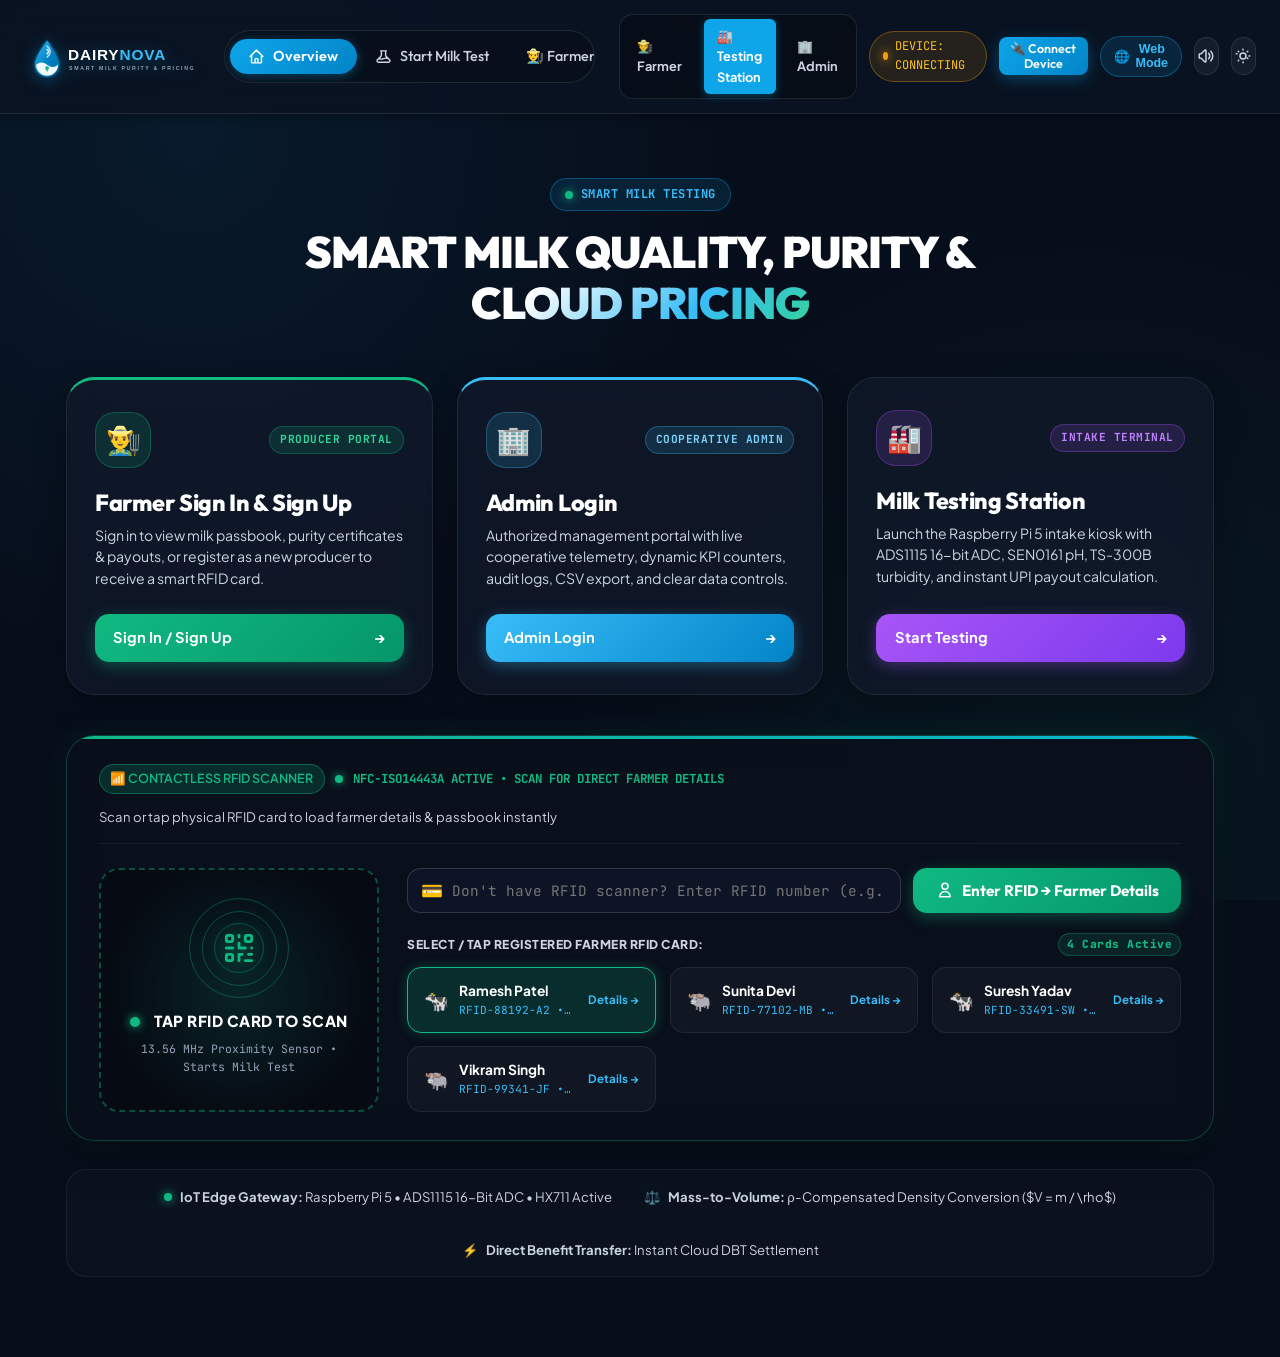
<file: index.html>
<!DOCTYPE html>
<html lang="en">
<head>
  <meta charset="UTF-8">
  <meta name="viewport" content="width=device-width, initial-scale=1.0">
  <title>DAIRY NOVA | Smart Milk Quality, Purity & RFID Cloud-Based Pricing System</title>
  <meta name="description" content="Automated milk quality testing with IoT sensors, interactive RFID farmer identification scanner, farmer registration, 5-tier purity grading, and cloud pricing management.">
  <link rel="icon" type="image/svg+xml" href="assets/logo.svg">
  <link rel="manifest" href="manifest.json">
  <meta name="theme-color" content="#070e1b">
  <meta name="mobile-web-app-capable" content="yes">
  <meta name="apple-mobile-web-app-capable" content="yes">
  <meta name="apple-mobile-web-app-status-bar-style" content="black-translucent">
  <link rel="apple-touch-icon" href="assets/icon-192.png">
  <link rel="stylesheet" href="css/style.css">
  <link rel="stylesheet" href="css/components.css">
</head>
<body>

  <!-- ==================== HEADER & TOP NAVIGATION ==================== -->
  <header class="header-glass">
    <div class="nav-container">
      <a href="index.html" class="brand-wrapper" title="DAIRY NOVA" style="text-decoration: none;" onclick="if(window.app){window.app.switchSection('overview'); return false;}">
        <img src="assets/logo.svg" alt="DAIRY NOVA" class="brand-logo-img">
      </a>

      <nav class="nav-tabs" role="tablist">
        <button class="nav-btn active" data-section="overview" role="tab" id="nav-overview">
          <svg fill="none" stroke="currentColor" viewBox="0 0 24 24"><path stroke-linecap="round" stroke-linejoin="round" d="M3 12l2-2m0 0l7-7 7 7M5 10v10a1 1 0 001 1h3m10-11l2 2m-2-2v10a1 1 0 01-1 1h-3m-6 0a1 1 0 001-1v-4a1 1 0 011-1h2a1 1 0 011 1v4a1 1 0 001 1m-6 0h6"/></svg>
          Overview
        </button>
        <a href="testing.html" class="nav-btn" style="text-decoration: none; display: inline-flex; align-items: center;" id="nav-testing-link">
          <svg fill="none" stroke="currentColor" viewBox="0 0 24 24"><path stroke-linecap="round" stroke-linejoin="round" d="M19.428 15.428a2 2 0 00-1.022-.547l-2.387-.477a6 6 0 00-3.86.517l-.318.158a6 6 0 01-3.86.517L6.05 15.21a2 2 0 00-1.806.547M8 4h8l-1 1v5.172a2 2 0 00.586 1.414l5 5c1.26 1.26.367 3.414-1.415 3.414H4.828c-1.782 0-2.674-2.154-1.414-3.414l5-5A2 2 0 009 10.172V5L8 4z"/></svg>
          Start Milk Test
        </a>
        <a href="farmer-auth.html" class="nav-btn" style="text-decoration: none; display: inline-flex; align-items: center;" id="nav-farmer-link">
          👨‍🌾 Farmer Portal
        </a>
        <a href="/admin" class="nav-btn" style="text-decoration: none; display: inline-flex; align-items: center;" id="nav-admin-link">
          🏢 Admin Portal
        </a>
        <button class="nav-btn" data-section="quality-rules" role="tab" id="nav-quality-rules">
          <svg fill="none" stroke="currentColor" viewBox="0 0 24 24"><path stroke-linecap="round" stroke-linejoin="round" d="M9 12l2 2 4-4m5.618-4.016A11.955 11.955 0 0112 2.944a11.955 11.955 0 01-8.618 3.04A12.02 12.02 0 003 9c0 5.591 3.824 10.29 9 11.622 5.176-1.332 9-6.03 9-11.622 0-1.042-.133-2.052-.382-3.016z"/></svg>
          Quality Rules
        </button>
        <button class="nav-btn" data-section="pricing" role="tab" id="nav-pricing">
          <svg fill="none" stroke="currentColor" viewBox="0 0 24 24"><path stroke-linecap="round" stroke-linejoin="round" d="M9 7h6m0 10v-3m-3 3h.01M9 17h.01M9 14h.01M12 14h.01M15 11h.01M12 11h.01M9 11h.01M7 21h10a2 2 0 002-2V5a2 2 0 00-2-2H7a2 2 0 00-2 2v14a2 2 0 002 2z"/></svg>
          Pricing Engine
        </button>
        <button class="nav-btn" data-section="passbook" role="tab" id="nav-passbook">
          <svg fill="none" stroke="currentColor" viewBox="0 0 24 24"><path stroke-linecap="round" stroke-linejoin="round" d="M16 7a4 4 0 11-8 0 4 4 0 018 0zM12 14a7 7 0 00-7 7h14a7 7 0 00-7-7z"/></svg>
          Farmer Passbook
        </button>
        <button class="nav-btn" data-section="traceability" role="tab" id="nav-trace">
          <svg fill="none" stroke="currentColor" viewBox="0 0 24 24"><path stroke-linecap="round" stroke-linejoin="round" d="M12 4v1m6 11h2m-6 0h-2v4m0-11v3m0 0h.01M12 12h4.01M16 20h4M4 12h4m12 0h.01M5 8h2a1 1 0 001-1V5a1 1 0 00-1-1H5a1 1 0 00-1 1v2a1 1 0 001 1zm12 0h2a1 1 0 001-1V5a1 1 0 00-1-1h-2a1 1 0 00-1 1v2a1 1 0 001 1zM5 20h2a1 1 0 001-1v-2a1 1 0 00-1-1H5a1 1 0 00-1 1v2a1 1 0 001 1z"/></svg>
          Purity Traceability
        </button>
      </nav>

      <div class="header-actions">
        <!-- 3 Role Portals Quick Switcher -->
        <div class="portal-switch-bar" id="portal-switch-bar">
          <a href="farmer-auth.html" class="portal-switch-btn" style="text-decoration: none;" title="Go to Farmer Portal">
            👨‍🌾 Farmer
          </a>
          <a href="testing.html" class="portal-switch-btn active" style="text-decoration: none;" title="Go to Milk Testing Station">
            🏭 Testing Station
          </a>
          <a href="/admin" class="portal-switch-btn" style="text-decoration: none;" title="Go to Admin Portal">
            🏢 Admin
          </a>
        </div>

        <div class="iot-pill connecting" id="index-iot-pill" onclick="window.app.toggleDeviceConnection()" style="cursor: pointer;" title="Click to Connect/Disconnect Raspberry Pi 5 Hardware">
          <div class="live-dot dot-connecting" id="index-iot-dot"></div>
          <span id="index-iot-text">DEVICE: CONNECTING</span>
        </div>
        <button class="btn btn-sm btn-primary" id="index-btn-connect-device" onclick="window.app.toggleDeviceConnection()" style="font-size: 0.78rem; padding: 4px 10px;">
          🔌 Connect Device
        </button>
        <button class="mode-toggle-btn" id="mode-toggle-btn" onclick="window.app && window.app.toggleViewMode ? window.app.toggleViewMode() : null" title="Switch View Mode: App Mode (Farmer Sign In & Admin Login only) vs Web Mode (Farmer Sign In & Sign Up + Admin + Start Milk Test)" style="display: inline-flex; align-items: center; gap: 6px; background: rgba(14, 165, 233, 0.14); border: 1px solid rgba(14, 165, 233, 0.35); color: #38bdf8; border-radius: var(--radius-full); padding: 0.35rem 0.8rem; font-size: 0.78rem; font-weight: 700; cursor: pointer; transition: all 0.2s;">
          <span id="mode-toggle-icon">🌐</span> <span id="mode-toggle-text">Web Mode</span>
        </button>
        <button class="sound-toggle-btn" id="sound-toggle-btn" title="Toggle Synthesizer Audio">
          <svg width="18" height="18" fill="none" stroke="currentColor" viewBox="0 0 24 24"><path stroke-linecap="round" stroke-linejoin="round" stroke-width="2" d="M15.536 8.464a5 5 0 010 7.072m2.828-9.9a9 9 0 010 12.728M5.586 15H4a1 1 0 01-1-1v-4a1 1 0 011-1h1.586l4.707-4.707C10.923 3.663 12 4.109 12 5v14c0 .891-1.077 1.337-1.707.707L5.586 15z"/></svg>
        </button>
        <button class="theme-toggle-btn" id="theme-toggle-btn" title="Toggle Light/Dark Theme">
          <svg width="18" height="18" fill="none" stroke="currentColor" viewBox="0 0 24 24"><path stroke-linecap="round" stroke-linejoin="round" stroke-width="2" d="M12 3v1m0 16v1m9-9h-1M4 9h-1m15.364 6.364l-.707-.707M6.343 6.343l-.707-.707m12.728 0l-.707.707M6.343 17.657l-.707.707M16 12a4 4 0 11-8 0 4 4 0 018 0z"/></svg>
        </button>
      </div>
    </div>
  </header>

  <!-- ==================== MAIN CONTENT ==================== -->
  <main class="main-wrapper">

    <!-- 1. OVERVIEW SECTION (FOCUSED LAUNCHPAD: FARMER LOGIN, ADMIN LOGIN, START MILK TEST) -->
    <section class="app-section active-section" id="section-overview">
      <div class="overview-launchpad">
        <!-- Hero Header -->
        <div class="overview-launchpad-header">
          <div class="overview-portal-badge">
            <span class="live-dot" style="background: #10b981;"></span>
            <span>SMART MILK TESTING</span>
          </div>
          <h1 class="overview-portal-title">
            SMART MILK QUALITY, PURITY &amp; <span class="gradient-text">CLOUD PRICING</span>
          </h1>
        </div>

        <!-- Primary Action Cards Grid: Farmer Portal, Admin Login, Start Milk Test -->
        <div class="overview-cards-grid" id="overview-cards-grid" style="grid-template-columns: repeat(auto-fit, minmax(280px, 1fr));">
          <!-- 1. FARMER LOGIN & SIGN UP -->
          <div class="overview-hub-card hub-card-farmer" onclick="window.app && window.app.handleFarmerCardClick ? window.app.handleFarmerCardClick() : window.location.href='farmer-auth.html'" id="card-farmer-login" style="cursor: pointer;">
            <div>
              <div class="hub-card-top">
                <div class="hub-card-icon icon-bg-green">
                  👨‍🌾
                </div>
                <span class="hub-pill pill-green" id="farmer-card-pill">PRODUCER PORTAL</span>
              </div>
              <h3 class="hub-card-title" id="farmer-card-title">Farmer Sign In &amp; Sign Up</h3>
              <p class="hub-card-desc" id="farmer-card-desc">
                Sign in to view milk passbook, purity certificates &amp; payouts, or register as a new producer to receive a smart RFID card.
              </p>
            </div>
            <div class="hub-action-btn btn-theme-green">
              <span id="farmer-card-btn-text">Sign In / Sign Up</span>
              <span>&rarr;</span>
            </div>
          </div>

          <!-- 2. ADMIN LOGIN -->
          <div class="overview-hub-card hub-card-admin" onclick="window.location.href='/admin'" id="card-admin-login" style="cursor: pointer;">
            <div>
              <div class="hub-card-top">
                <div class="hub-card-icon icon-bg-blue">
                  🏢
                </div>
                <span class="hub-pill pill-blue">COOPERATIVE ADMIN</span>
              </div>
              <h3 class="hub-card-title" id="admin-card-title">Admin Login</h3>
              <p class="hub-card-desc" id="admin-card-desc">
                Authorized management portal with live cooperative telemetry, dynamic KPI counters, audit logs, CSV export, and clear data controls.
              </p>
            </div>
            <div class="hub-action-btn btn-theme-blue">
              <span id="admin-card-btn-text">Admin Login</span>
              <span>&rarr;</span>
            </div>
          </div>

          <!-- 3. START MILK TEST -->
          <div class="overview-hub-card hub-card-testing" onclick="window.location.href='testing.html'" id="card-testing-station" style="cursor: pointer;">
            <div>
              <div class="hub-card-top">
                <div class="hub-card-icon icon-bg-purple">
                  🏭
                </div>
                <span class="hub-pill pill-purple">INTAKE TERMINAL</span>
              </div>
              <h3 class="hub-card-title">Milk Testing Station</h3>
              <p class="hub-card-desc">
                Launch the Raspberry Pi 5 intake kiosk with ADS1115 16-bit ADC, SEN0161 pH, TS-300B turbidity, and instant UPI payout calculation.
              </p>
            </div>
            <div class="hub-action-btn btn-theme-purple">
              <span>Start Testing</span>
              <span>&rarr;</span>
            </div>
          </div>
        </div>

        <!-- CONTACTLESS RFID SCANNER TERMINAL -->
        <div class="overview-rfid-terminal" id="overview-rfid-section">
          <div class="overview-rfid-header">
            <div style="display: flex; align-items: center; gap: 10px; flex-wrap: wrap;">
              <span class="badge" style="background: rgba(16, 185, 129, 0.18); color: #10b981; border: 1px solid rgba(16, 185, 129, 0.4); font-size: 0.78rem;">
                📶 CONTACTLESS RFID SCANNER
              </span>
              <span class="live-dot" style="background: #10b981;"></span>
              <span style="font-size: 0.78rem; color: #10b981; font-family: var(--font-mono); font-weight: 700;">
                NFC-ISO14443A ACTIVE &bull; SCAN FOR DIRECT FARMER DETAILS
              </span>
            </div>
            <div style="font-size: 0.82rem; color: var(--text-muted);">
              Scan or tap physical RFID card to load farmer details &amp; passbook instantly
            </div>
          </div>

          <div class="overview-rfid-body">
            <!-- Left: Interactive RFID Touch Reader Pad -->
            <div class="overview-rfid-pad" id="overview-rfid-touch-pad" onclick="window.app.scanRandomOrNextFarmerRFID()" title="Click or Tap to Scan RFID">
              <div class="rfid-antenna-rings">
                <div class="ring ring-1"></div>
                <div class="ring ring-2"></div>
                <div class="ring ring-3"></div>
                <div class="rfid-nfc-icon">
                  <svg width="38" height="38" fill="none" stroke="currentColor" viewBox="0 0 24 24">
                    <path stroke-linecap="round" stroke-linejoin="round" stroke-width="1.8" d="M12 4v1m6 11h2m-6 0h-2v4m0-11v3m0 0h.01M12 12h4.01M16 20h4M4 12h4m12 0h.01M5 8h2a1 1 0 001-1V5a1 1 0 00-1-1H5a1 1 0 00-1 1v2a1 1 0 001 1zm12 0h2a1 1 0 001-1V5a1 1 0 00-1-1h-2a1 1 0 00-1 1v2a1 1 0 001 1zM5 20h2a1 1 0 001-1v-2a1 1 0 00-1-1H5a1 1 0 00-1 1v2a1 1 0 001 1z"/>
                  </svg>
                </div>
              </div>
              <div class="rfid-pad-prompt">
                <span class="rfid-status-led" id="overview-rfid-led"></span>
                <span>TAP RFID CARD TO SCAN</span>
              </div>
              <div class="rfid-pad-sub">13.56 MHz Proximity Sensor &bull; Starts Milk Test</div>
            </div>

            <!-- Right: Direct Scan Input + Registered Farmers Quick-Tap Chips -->
            <div class="overview-rfid-controls">
              <!-- Fast Input Bar -->
              <div class="overview-rfid-input-row">
                <div class="rfid-input-wrap">
                  <span class="rfid-input-icon">💳</span>
                  <input type="text" id="overview-rfid-input" class="form-input rfid-text-input" placeholder="Don't have RFID scanner? Enter RFID number (e.g. RFID-88192-A2)..." onkeydown="if (event.key === 'Enter') window.app.enterManualRFID(this.value)">
                </div>
                <button class="btn btn-primary rfid-scan-action-btn" onclick="window.app.enterManualRFID(document.getElementById('overview-rfid-input').value)">
                  <svg width="18" height="18" fill="none" stroke="currentColor" viewBox="0 0 24 24"><path stroke-linecap="round" stroke-linejoin="round" stroke-width="2" d="M16 7a4 4 0 11-8 0 4 4 0 018 0zM12 14a7 7 0 00-7 7h14a7 7 0 00-7-7z"/></svg>
                  Enter RFID &rarr; Farmer Details
                </button>
              </div>

              <!-- Quick Registered Cards Strip -->
              <div>
                <div class="overview-rfid-cards-header">
                  <span>SELECT / TAP REGISTERED FARMER RFID CARD:</span>
                  <span class="rfid-count-badge" id="overview-rfid-count-badge">4 Cards Active</span>
                </div>
                <div class="overview-rfid-deck" id="overview-rfid-deck-container" style="margin-top: 0.65rem;">
                  <!-- Populated by app.js renderOverviewRfidDeck() -->
                </div>
              </div>
            </div>
          </div>
        </div>

        <!-- Quick Status Ribbon -->
        <div class="overview-quick-status-ribbon">
          <div style="display: flex; align-items: center; gap: 8px;">
            <span class="live-dot" style="background: #10b981;"></span>
            <span><strong>IoT Edge Gateway:</strong> Raspberry Pi 5 &bull; ADS1115 16-Bit ADC &bull; HX711 Active</span>
          </div>
          <div style="display: flex; align-items: center; gap: 8px;">
            <span>⚖️</span>
            <span><strong>Mass-to-Volume:</strong> &rho;-Compensated Density Conversion ($V = m / \rho$)</span>
          </div>
          <div style="display: flex; align-items: center; gap: 8px;">
            <span>⚡</span>
            <span><strong>Direct Benefit Transfer:</strong> Instant Cloud DBT Settlement</span>
          </div>
        </div>
      </div>
    </section>

    <!-- 2. IOT SENSOR INTAKE, AUTOMATIC MILK GRADING & RFID SCANNING STATION -->
    <section class="app-section" id="section-testing-station">
      
      <!-- RFID ACTIVE INTAKE SESSION BANNER -->
      <div class="rfid-session-active-card" id="rfid-session-banner" style="display: none; margin-bottom: 1.5rem; background: rgba(16, 185, 129, 0.08); border: 1.5px solid rgba(16, 185, 129, 0.35); border-radius: var(--radius-lg); padding: 1rem 1.4rem;">
        <div style="display: flex; align-items: center; justify-content: space-between; flex-wrap: wrap; gap: 1rem;">
          <div style="display: flex; align-items: center; gap: 14px;">
            <div style="font-size: 1.8rem;" id="rfid-session-avatar">👨‍🌾</div>
            <div>
              <div style="display: flex; align-items: center; gap: 8px;">
                <span class="badge badge-success" style="font-size: 0.72rem; padding: 2px 8px;">RFID AUTHENTICATED</span>
                <span class="live-dot" style="background: #10b981;"></span>
                <span style="font-size: 0.76rem; color: #10b981; font-family: var(--font-mono); font-weight: 700;" id="rfid-session-uid">RFID-88192-A2</span>
              </div>
              <h3 style="font-size: 1.15rem; margin-top: 2px; color: #ffffff;">
                Active Intake: <span id="rfid-session-farmer-name" class="highlight-cyan">Ramesh Patel</span> &bull; <span id="rfid-session-village" style="color: var(--text-muted); font-size: 0.85rem; font-weight: normal;">Sabarkantha Dairy</span>
              </h3>
            </div>
          </div>
          <div style="display: flex; gap: 8px; align-items: center;">
            <span class="hub-pill pill-cyan" id="rfid-session-status-tag">FLOW: 1. MILK TEST &rarr; 2. CALCULATE LITERS &rarr; 3. FARMER DETAILS</span>
          </div>
        </div>
      </div>

      <!-- STEP 1: CHECK MILK WITH EMBEDDED SENSORS & NIR ANALYZER -->
      <div class="section-header">
        <div>
          <div style="display: flex; align-items: center; gap: 8px;">
            <span class="badge badge-primary">STEP 1</span>
            <h2 class="section-title" style="font-size: 1.6rem;">Check Milk Quality: Embedded Sensors &amp; Spectroscopy Analyzer</h2>
          </div>
          <p class="section-desc">
            Physical probes detect milk level, density, conductance, and pH, while a calibrated Near-Infrared (NIR) spectroscopy analyzer module measures molecular Fat, Protein &amp; Lactose. Colors represent analyzer-detected quality tiers.
          </p>
        </div>
        <div style="display: flex; gap: 0.75rem; flex-wrap: wrap;">
          <button class="btn btn-primary" id="btn-run-scan" style="padding: 0.8rem 1.6rem; font-size: 1rem; box-shadow: 0 4px 20px var(--primary-glow);">
            <svg width="20" height="20" fill="none" stroke="currentColor" viewBox="0 0 24 24"><path stroke-linecap="round" stroke-linejoin="round" stroke-width="2" d="M9 12l2 2 4-4m6 2a9 9 0 11-18 0 9 9 0 0118 0z"/></svg>
            Check Milk Quality &amp; Auto-Grade
          </button>
          <button class="btn btn-success" id="btn-commit-intake">
            <svg width="18" height="18" fill="none" stroke="currentColor" viewBox="0 0 24 24"><path stroke-linecap="round" stroke-linejoin="round" stroke-width="2" d="M8 7H5a2 2 0 00-2 2v9a2 2 0 002 2h14a2 2 0 002-2V9a2 2 0 00-2-2h-3m-1 4l-3 3m0 0l-3-3m3 3V4"/></svg>
            Commit to Cloud &amp; Pay
          </button>
        </div>
      </div>

      <!-- Quick Samples -->
      <div style="margin-bottom: 0.75rem; font-size: 0.82rem; font-weight: 700; text-transform: uppercase; color: var(--text-muted); letter-spacing: 0.5px;">
        Quick Milk Test Samples:
      </div>
      <div class="presets-strip">
        <div class="preset-card-btn active" data-preset="standardAnalysis">
          <span class="badge badge-success preset-badge">GRADE A+</span>
          <div class="preset-name">Standard Pure (4.2% Fat)</div>
          <div class="preset-specs">4.20% Fat &bull; 3.40% Protein &bull; 6.8°C</div>
        </div>
        <div class="preset-card-btn" data-preset="pureCow">
          <span class="badge badge-success preset-badge">GRADE A+</span>
          <div class="preset-name">Pure Cow Milk (A2 Gir)</div>
          <div class="preset-specs">4.6% Fat &bull; 8.85% SNF &bull; +12% Premium</div>
        </div>
        <div class="preset-card-btn" data-preset="pureBuffalo">
          <span class="badge badge-success preset-badge">GRADE A+</span>
          <div class="preset-name">Pure Buffalo Milk (Murrah)</div>
          <div class="preset-specs">7.8% Fat &bull; 9.35% SNF &bull; +12% Premium</div>
        </div>
        <div class="preset-card-btn" data-preset="waterDiluted">
          <span class="badge badge-warning preset-badge">GRADE C</span>
          <div class="preset-name">Water Diluted Sample</div>
          <div class="preset-specs">2.8% Fat &bull; +22% Water &bull; -25% Penalty</div>
        </div>
        <div class="preset-card-btn" data-preset="chemicalContaminated">
          <span class="badge badge-danger preset-badge">GRADE F</span>
          <div class="preset-name">Neutralizer / Urea</div>
          <div class="preset-specs">Synthetic Trace &bull; Auto-Confiscated</div>
        </div>
        <div class="preset-card-btn" data-preset="souredMilk">
          <span class="badge badge-danger preset-badge">GRADE C</span>
          <div class="preset-name">High Acidity Souring</div>
          <div class="preset-specs">pH 5.75 &bull; High Temp &bull; Degraded</div>
        </div>
      </div>

      <!-- ==================== IOT HARDWARE-TO-CLOUD TELEMETRY CARD ==================== -->
      <div class="card-glass iot-telemetry-card" id="iot-telemetry-pipeline-card" style="margin-bottom: 1.75rem;">
        <div class="iot-telemetry-header">
          <div>
            <div style="display: flex; align-items: center; gap: 8px;">
              <span class="badge" style="background: rgba(14, 165, 233, 0.2); color: #38bdf8; border: 1px solid rgba(14, 165, 233, 0.4);">
                HARDWARE INGESTION &amp; TRANSMISSION
              </span>
              <span class="live-dot" style="background: #10b981;"></span>
              <span style="font-size: 0.75rem; color: #10b981; font-family: var(--font-mono);">5-STAGE TELEMETRY: ONLINE (14ms)</span>
            </div>
            <h3 style="font-size: 1.25rem; margin-top: 4px;">Hardware-to-Cloud Telemetry Pipeline</h3>
            <p style="font-size: 0.8rem; color: var(--text-muted); margin-top: 2px;">
              End-to-end edge-to-cloud transmission pipeline connecting physical optical spectroscopy to the live web interface.
            </p>
          </div>
          <div style="display: flex; gap: 8px; flex-wrap: wrap;">
            <button class="btn btn-sm btn-outline" onclick="window.app.copyIotTelemetryFlowAscii()">
              📋 Copy Flow Text
            </button>
            <button class="btn btn-sm btn-primary" id="btn-ping-iot-pipeline" onclick="window.app.pingIotPipeline()">
              ⚡ Ping Pipeline (14ms)
            </button>
          </div>
        </div>

        <!-- 5-Step Horizontal Flow Pipeline (SIH 2026 Slide 3 System Architecture) -->
        <div class="iot-pipeline-flow-container">
          <!-- Step 1: Farmer Intake -->
          <div class="iot-node-step" style="border-top: 3px solid #f97316;">
            <div class="iot-node-badge">STEP 1 &bull; INTAKE</div>
            <div class="iot-node-icon">👨‍🌾</div>
            <h4 class="iot-node-title" style="color: #f97316;">Farmer Intake</h4>
            <div class="iot-node-sub">RC522 Contactless RFID &bull; Mass Deposition</div>
            <div class="iot-node-specs">
              <span>Reader: <strong>RC522 RFID 13.56MHz</strong></span>
              <span>Weighing: <strong>HX711 24-bit ADC</strong></span>
            </div>
          </div>

          <!-- Connector 1 -->
          <div class="iot-pipe-connector">
            <div class="iot-pipe-line"></div>
            <div class="iot-pipe-arrow">&rarr;</div>
            <span class="iot-pipe-protocol">SPI / Bridge</span>
          </div>

          <!-- Step 2: Sensors + ADS1115 -->
          <div class="iot-node-step" style="border-top: 3px solid #0ea5e9;">
            <div class="iot-node-badge">STEP 2 &bull; ADC BRIDGE</div>
            <div class="iot-node-icon">📟</div>
            <h4 class="iot-node-title highlight-cyan">Sensors + ADS1115</h4>
            <div class="iot-node-sub">16-Bit I2C Multi-Sensor Array</div>
            <div class="iot-node-specs">
              <span>Probes: <strong>SEN0161 pH &bull; TS-300B</strong></span>
              <span>Bus: <strong>ADS1115 I2C (0x48)</strong></span>
            </div>
          </div>

          <!-- Connector 2 -->
          <div class="iot-pipe-connector">
            <div class="iot-pipe-line"></div>
            <div class="iot-pipe-arrow">&rarr;</div>
            <span class="iot-pipe-protocol">I2C Fast Mode</span>
          </div>

          <!-- Step 3: Raspberry Pi 5 -->
          <div class="iot-node-step" style="border-top: 3px solid #a855f7; background: rgba(168, 85, 247, 0.05);">
            <div class="iot-node-badge">STEP 3 &bull; EDGE HUB</div>
            <div class="iot-node-icon">🍓</div>
            <h4 class="iot-node-title highlight-purple">Raspberry Pi 5 (8GB)</h4>
            <div class="iot-node-sub">Quad-Core 2.4GHz Cortex-A76</div>
            <div class="iot-node-specs">
              <span>Edge AI: <strong>Scikit-Learn Regression</strong></span>
              <span>Resilience: <strong>Local SQLite Purity Ledger</strong></span>
            </div>
          </div>

          <!-- Connector 3 -->
          <div class="iot-pipe-connector">
            <div class="iot-pipe-line"></div>
            <div class="iot-pipe-arrow">&rarr;</div>
            <span class="iot-pipe-protocol">HTTPS / Sync</span>
          </div>

          <!-- Step 4: Cloud Central Ledger -->
          <div class="iot-node-step" style="border-top: 3px solid #3b82f6;">
            <div class="iot-node-badge">STEP 4 &bull; CLOUD</div>
            <div class="iot-node-icon">☁️</div>
            <h4 class="iot-node-title" style="color: #60a5fa;">Cloud Ledger</h4>
            <div class="iot-node-sub">PostgreSQL / Supabase Sync</div>
            <div class="iot-node-specs">
              <span>Features: <strong>Federation Dashboard</strong></span>
              <span>Security: <strong>Regional Fraud Alerts</strong></span>
            </div>
          </div>

          <!-- Connector 4 -->
          <div class="iot-pipe-connector">
            <div class="iot-pipe-line"></div>
            <div class="iot-pipe-arrow">&rarr;</div>
            <span class="iot-pipe-protocol">UPI / Webhook</span>
          </div>

          <!-- Step 5: Disbursement & App -->
          <div class="iot-node-step" style="border-top: 3px solid #10b981;">
            <div class="iot-node-badge">STEP 5 &bull; PAYOUT</div>
            <div class="iot-node-icon">⚡</div>
            <h4 class="iot-node-title highlight-green">Disbursement &amp; App</h4>
            <div class="iot-node-sub">Real-Time Instant Banking</div>
            <div class="iot-node-specs">
              <span>Payout: <strong>Sandbox Instant UPI</strong></span>
              <span>Receipt: <strong>Mobile Passbook &bull; SMS</strong></span>
            </div>
          </div>
        </div>

        <!-- Telemetry Status Bar -->
        <div class="iot-status-bar">
          <div style="display: flex; align-items: center; gap: 8px; font-size: 0.8rem;">
            <span class="live-dot" style="background: #10b981;"></span>
            <span>SIH 2026 Telemetry: <strong style="color: #ffffff;" id="iot-status-text">Raspberry Pi 5 Hub (Quad 2.4GHz) &bull; ADS1115 16-Bit I2C Active &bull; Offline SQLite Ready</strong></span>
          </div>
          <div class="iot-ascii-mini">
            <pre class="iot-ascii-pre">RC522 RFID
     ↓
ADS1115 I2C
     ↓
Raspberry Pi 5
     ↓
Cloud Ledger
     ↓
Instant UPI</pre>
          </div>
        </div>
      </div>

      <!-- ==================== WEBSITE -> MANUAL/TEST DATA INGESTION CARD ==================== -->
      <div class="card-glass manual-test-card" id="website-manual-test-data-card" style="margin-bottom: 1.75rem;">
        <div class="manual-test-header">
          <div>
            <div style="display: flex; align-items: center; gap: 8px;">
              <span class="badge badge-primary">TESTING INGESTION WORKBENCH</span>
              <span class="live-dot" style="background: #eab308;"></span>
              <span style="font-size: 0.75rem; color: #eab308; font-family: var(--font-mono);">MANUAL / SIMULATION MODE READY</span>
            </div>
            <h3 style="font-size: 1.25rem; margin-top: 4px;">Website &rarr; Manual/Test Data Pipeline</h3>
            <p style="font-size: 0.8rem; color: var(--text-muted); margin-top: 2px;">
              Direct operator data injection, laboratory offline verification, and quality calibration test bench.
            </p>
          </div>
          <div style="display: flex; gap: 8px; flex-wrap: wrap;">
            <button class="btn btn-sm btn-outline" onclick="window.app.copyManualTestFlowAscii()">
              📋 Copy Flow Text
            </button>
            <button class="btn btn-sm btn-secondary" id="btn-toggle-manual-panel" onclick="window.app.toggleManualTestPanel()">
              ⚙️ Toggle Test Bench
            </button>
          </div>
        </div>

        <div class="manual-test-flow-wrapper" id="manual-test-flow-panel">
          <div class="manual-test-flow-grid">
            <!-- Tier 1: Website -->
            <div class="manual-stage-box stage-website">
              <div class="stage-badge">SOURCE &bull; INTERFACE</div>
              <div class="stage-title-row">
                <span class="stage-icon">💻</span>
                <div>
                  <h4 class="stage-name highlight-cyan">Website</h4>
                  <div class="stage-desc">Collection Operator / Lab Technician UI</div>
                </div>
              </div>
              <div class="stage-controls">
                <div class="form-group" style="margin-bottom: 0.5rem;">
                  <label style="font-size: 0.74rem; color: var(--text-muted);">Quick Sample Preset:</label>
                  <select class="input-glass" id="manual-select-preset" onchange="window.app.loadManualTestPreset(this.value)" style="padding: 6px 10px; font-size: 0.82rem; width: 100%;">
                    <option value="standardAnalysis" selected>Standard Pure (4.2% Fat &bull; Score 92 &bull; ₹49/L)</option>
                    <option value="pureCow">Pure Cow A2 Gir (4.6% Fat &bull; Score 99 &bull; ₹52.70/L)</option>
                    <option value="pureBuffalo">Pure Buffalo Murrah (7.8% Fat &bull; Score 100 &bull; ₹70.52/L)</option>
                    <option value="waterDiluted">Water Diluted (+22% Water &bull; Score 68 &bull; ₹24.30/L)</option>
                    <option value="chemicalContaminated">Neutralizer / Urea Contaminated (Score 24 &bull; ₹0.00/L)</option>
                    <option value="souredMilk">High Acidity Souring (pH 5.75 &bull; Score 48 &bull; ₹0.00/L)</option>
                  </select>
                </div>
                <div style="font-size: 0.74rem; color: var(--text-dim); line-height: 1.4;">
                  Dispatches calibrated parameters directly from the web client into local testing chamber memory.
                </div>
              </div>
            </div>

            <!-- Downward/Right Flow Indicator -->
            <div class="manual-flow-connector">
              <div class="manual-flow-line"></div>
              <div class="manual-flow-arrow">↓</div>
              <span class="manual-flow-tag">Parameters Injected</span>
            </div>

            <!-- Tier 2: Manual / Test Data -->
            <div class="manual-stage-box stage-testdata">
              <div class="stage-badge" style="background: rgba(234, 179, 8, 0.2); color: #facc15;">TARGET &bull; TEST BENCH</div>
              <div class="stage-title-row">
                <span class="stage-icon">🧪</span>
                <div>
                  <h4 class="stage-name highlight-yellow">Manual/Test Data</h4>
                  <div class="stage-desc">Calibrated Parameters &amp; Chamber Overrides</div>
                </div>
              </div>

              <!-- Interactive Fields Grid -->
              <div class="manual-inputs-grid">
                <div class="manual-field">
                  <label>Quantity (L)</label>
                  <input type="number" step="0.1" id="m-input-qty" value="25.4" class="manual-num-input" />
                </div>
                <div class="manual-field">
                  <label>Fat (%)</label>
                  <input type="number" step="0.05" id="m-input-fat" value="4.20" class="manual-num-input" />
                </div>
                <div class="manual-field">
                  <label>Protein (%)</label>
                  <input type="number" step="0.05" id="m-input-protein" value="3.40" class="manual-num-input" />
                </div>
                <div class="manual-field">
                  <label>SNF (%)</label>
                  <input type="number" step="0.05" id="m-input-snf" value="8.75" class="manual-num-input" />
                </div>
                <div class="manual-field">
                  <label>Temperature (°C)</label>
                  <input type="number" step="0.1" id="m-input-temp" value="6.8" class="manual-num-input" />
                </div>
                <div class="manual-field">
                  <label>Score (0-100)</label>
                  <input type="number" step="1" id="m-input-score" value="92" class="manual-num-input" />
                </div>
              </div>

              <!-- Action button -->
              <div style="display: flex; justify-content: space-between; align-items: center; margin-top: 10px; flex-wrap: wrap; gap: 8px;">
                <div style="font-size: 0.74rem; color: #10b981; font-family: var(--font-mono);">
                  Calculated: <strong>₹49.00/L</strong> &bull; Total: <strong>₹1,244.60</strong> (PREMIUM 🟢)
                </div>
                <button class="btn btn-sm btn-primary" onclick="window.app.applyManualTestData()">
                  ⚡ Inject Test Data to Chamber
                </button>
              </div>
            </div>
          </div>

          <!-- ASCII raw box -->
          <div class="manual-ascii-box">
            <span class="manual-ascii-label">ASCII INGESTION FLOW:</span>
            <pre class="manual-ascii-pre">Website
   ↓
Manual/Test Data</pre>
          </div>
        </div>
      </div>

      <!-- Sensor Diagnostic Progress Banner -->
      <div class="quality-diagnostic-banner" id="sensor-diagnostic-banner" style="display: none;">
        <!-- Dynamic content while scanning -->
      </div>

      <div class="intake-layout">
        <!-- Left: Virtual Milk Container with Laser Scan -->
        <div class="tank-container">
          <div class="tank-header">
            <div>
              <span class="badge badge-primary">ULTRASONIC LEVEL</span>
              <h4 style="margin-top: 4px; font-size: 1rem;">Intake Chamber</h4>
            </div>
            <span style="font-family: var(--font-mono); font-size: 0.75rem; color: var(--text-dim);">CHAMBER #01</span>
          </div>

          <div class="tank-vessel-outer">
            <div class="sensor-scan-laser" id="tank-scan-laser"></div>

            <div class="ultrasonic-beam-cap">
              <div class="sensor-lens"></div>
              <div class="sensor-lens"></div>
            </div>

            <div class="sound-waves">
              <div class="wave-ring"></div>
              <div class="wave-ring"></div>
              <div class="wave-ring"></div>
            </div>

            <div class="tank-scale">
              <div>80L<span class="scale-tick"></span></div>
              <div>60L<span class="scale-tick"></span></div>
              <div>40L<span class="scale-tick"></span></div>
              <div>20L<span class="scale-tick"></span></div>
              <div>0L<span class="scale-tick"></span></div>
            </div>

            <div class="milk-fluid" id="tank-milk-fluid">
              <div class="milk-wave"></div>
              <div class="milk-wave milk-wave-secondary"></div>
            </div>
          </div>

          <div class="tank-readout-pill">
            <div style="font-size: 0.72rem; color: var(--text-muted); text-transform: uppercase; font-weight: 600;">Computed Volume (Ultrasonic)</div>
            <div class="tank-volume-big" id="tank-volume-disp">38.5<span>L</span></div>
          </div>

          <!-- HARDWARE TERMINAL: MILK QUALITY TEST -->
          <div class="milk-quality-test-box" id="milk-quality-test-box">
            <div class="test-box-header">
              <div style="display: flex; align-items: center; gap: 8px;">
                <span class="test-box-led"></span>
                <span class="test-box-title">MILK QUALITY TEST</span>
              </div>
              <span class="test-box-status-chip">READY</span>
            </div>

            <div class="test-box-body">
              <div class="test-box-row">
                <span class="test-box-label">Farmer ID:</span>
                <span class="test-box-value highlight-cyan" id="test-box-farmer-id">FMR-2026-00125</span>
              </div>

              <div class="test-box-divider"></div>

              <div class="test-box-row">
                <span class="test-box-label">Mass (Load Cell):</span>
                <span class="test-box-value highlight-yellow" id="test-box-mass">26.16 kg</span>
              </div>

              <div class="test-box-row">
                <span class="test-box-label">Quantity (Vol):</span>
                <span class="test-box-value highlight-cyan" id="test-box-quantity">25.4 L</span>
              </div>

              <div class="test-box-row">
                <span class="test-box-label">Density (&rho;):</span>
                <span class="test-box-value highlight-purple" id="test-box-density">1.030 kg/L</span>
              </div>

              <div class="test-box-row">
                <span class="test-box-label">Temperature:</span>
                <span class="test-box-value highlight-green" id="test-box-temperature">6.8 °C</span>
              </div>

              <button class="btn btn-primary test-box-start-btn" id="btn-start-analysis" onclick="window.app.runLiveIntakeScan()">
                <svg width="18" height="18" fill="none" stroke="currentColor" viewBox="0 0 24 24"><path stroke-linecap="round" stroke-linejoin="round" stroke-width="2" d="M14.752 11.168l-3.197-2.132A1 1 0 0010 9.87v4.263a1 1 0 001.555.832l3.197-2.132a1 1 0 000-1.664z"/><path stroke-linecap="round" stroke-linejoin="round" stroke-width="2" d="M21 12a9 9 0 11-18 0 9 9 0 0118 0z"/></svg>
                START ANALYSIS
              </button>
            </div>
          </div>
        </div>

        <!-- Right: Step 2: Automatic Milk Grading & Telemetry -->
        <div>
          <!-- AI / ML PREDICTION ENGINE READOUT (FAT % PREDICTION | QUALITY SCORE | PURITY STATUS) -->
          <div class="ai-inference-card" id="ai-inference-live-card">
            <div style="display: flex; justify-content: space-between; align-items: center; flex-wrap: wrap; gap: 0.5rem;">
              <div style="display: flex; align-items: center; gap: 8px;">
                <span class="badge" style="background: rgba(168, 85, 247, 0.2); color: #c084fc; border: 1px solid rgba(168, 85, 247, 0.4);">
                  AI / ML PREDICTION ENGINE
                </span>
                <span style="font-size: 0.75rem; color: var(--text-dim); font-family: var(--font-mono);">SPECTROSCOPY REGRESSOR &amp; NEURAL ENSEMBLE</span>
              </div>
              <div style="font-size: 0.75rem; color: #10b981; font-family: var(--font-mono); display: flex; align-items: center; gap: 6px;">
                <span class="live-dot" style="width: 8px; height: 8px; background: #10b981;"></span>
                EDGE INFERENCE: <span id="ai-latency-disp">12ms</span> (WebAssembly)
              </div>
            </div>

            <div class="ai-outputs-grid">
              <!-- 1. Fat % Prediction -->
              <div class="ai-output-box" style="border-left: 3px solid #eab308;">
                <div style="display: flex; justify-content: space-between; align-items: center; margin-bottom: 4px;">
                  <span style="font-size: 0.75rem; color: var(--text-muted); text-transform: uppercase; font-weight: 700;">Predicted Fat:</span>
                  <span class="level-indicator-badge badge-level-green" id="ai-fat-badge">🟢 94% CONF</span>
                </div>
                <div style="display: flex; align-items: baseline; gap: 6px;">
                  <span style="font-size: 1.65rem; font-weight: 800; color: #eab308; font-family: var(--font-mono);" id="ai-fat-pred">4.21%</span>
                  <span style="font-size: 0.78rem; color: var(--text-dim);" id="ai-fat-ci">&plusmn; 0.04%</span>
                </div>
                <div style="font-size: 0.76rem; color: var(--text-muted); margin-top: 5px; display: flex; justify-content: space-between; align-items: center;">
                  <span>Confidence: <strong id="ai-fat-conf-text" style="color: #10b981; font-family: var(--font-mono); font-size: 0.88rem;">94%</strong></span>
                  <span style="font-size: 0.7rem; color: var(--text-dim);">PLS &bull; 1730nm</span>
                </div>
              </div>

              <!-- 2. Quality Score -->
              <div class="ai-output-box" style="border-left: 3px solid #10b981;">
                <div style="display: flex; justify-content: space-between; align-items: center; margin-bottom: 4px;">
                  <span style="font-size: 0.75rem; color: var(--text-muted); text-transform: uppercase; font-weight: 700;">Quality Score</span>
                  <span class="level-indicator-badge badge-level-green" id="ai-quality-grade-badge">GRADE A+</span>
                </div>
                <div style="display: flex; align-items: baseline; gap: 6px;">
                  <span style="font-size: 1.6rem; font-weight: 800; color: #10b981; font-family: var(--font-mono);" id="ai-score-disp">98.5</span>
                  <span style="font-size: 0.85rem; color: var(--text-dim);">/ 100</span>
                </div>
                <div style="font-size: 0.72rem; color: var(--text-muted); margin-top: 4px;">
                  Multi-Parameter Ensemble Score &bull; Pure Baseline
                </div>
              </div>

              <!-- 3. Purity Status -->
              <div class="ai-output-box" style="border-left: 3px solid #38bdf8;">
                <div style="display: flex; justify-content: space-between; align-items: center; margin-bottom: 4px;">
                  <span style="font-size: 0.75rem; color: var(--text-muted); text-transform: uppercase; font-weight: 700;">Purity Status</span>
                  <span class="level-indicator-badge badge-level-green" id="ai-purity-badge">PASS &bull; 100% PURE</span>
                </div>
                <div style="display: flex; align-items: baseline; gap: 6px;">
                  <span style="font-size: 1.3rem; font-weight: 800; color: #38bdf8;" id="ai-purity-text">Organic Pure</span>
                </div>
                <div style="font-size: 0.72rem; color: var(--text-muted); margin-top: 4px;">
                  Adulterant Risk: <strong id="ai-adulterant-risk" style="color: #10b981;">&lt; 0.1%</strong>
                </div>
              </div>
            </div>

            <!-- INTERACTIVE NIR -> PREPROCESSING -> PLS / SVR / XGBoost -> PREDICTED FAT % PIPELINE -->
            <div class="ml-pipeline-flow-card">
              <div class="ml-pipeline-flow-header">
                <div style="display: flex; align-items: center; gap: 6px;">
                  <span class="live-dot" style="background: #eab308; width: 6px; height: 6px;"></span>
                  <span style="font-size: 0.75rem; color: #ffffff; text-transform: uppercase; font-weight: 800; letter-spacing: 0.5px;">
                    NIR Chemometrics Fat Regression Pipeline
                  </span>
                </div>
                <div style="font-size: 0.72rem; color: #c084fc; font-family: var(--font-mono);" id="pipe-active-model-desc">
                  Active: PLS Regressor &bull; R&sup2; = 0.992 &bull; RMSEP = 0.05%
                </div>
              </div>
              
              <div class="ml-pipeline-steps-row">
                <!-- Step 1: NIR Data -->
                <div class="ml-pipeline-step">
                  <div class="ml-step-badge">INPUT</div>
                  <div class="ml-step-title">NIR Data</div>
                  <div class="ml-step-sub" id="pipe-nir-summary">8 Spectral Bands</div>
                </div>

                <div class="ml-pipeline-arrow">&rarr;</div>

                <!-- Step 2: Preprocessing -->
                <div class="ml-pipeline-step">
                  <div class="ml-step-badge">STAGE 1</div>
                  <div class="ml-step-title">Preprocessing</div>
                  <div class="ml-step-sub" id="pipe-preprocess-summary">SNV + Savitzky-Golay</div>
                </div>

                <div class="ml-pipeline-arrow">&rarr;</div>

                <!-- Step 3: PLS / SVR / XGBoost -->
                <div class="ml-pipeline-step" style="border-color: rgba(168, 85, 247, 0.4); background: rgba(168, 85, 247, 0.06);">
                  <div class="ml-step-badge" style="background: rgba(168, 85, 247, 0.25); color: #c084fc;">REGRESSOR</div>
                  <div class="ml-step-title">PLS / SVR / XGBoost</div>
                  <div class="ml-model-btn-group">
                    <button class="ml-model-btn active" id="btn-model-pls" onclick="window.app.selectFatModel('PLS')">PLS</button>
                    <button class="ml-model-btn" id="btn-model-svr" onclick="window.app.selectFatModel('SVR')">SVR</button>
                    <button class="ml-model-btn" id="btn-model-xgb" onclick="window.app.selectFatModel('XGBoost')">XGBoost</button>
                  </div>
                </div>

                <div class="ml-pipeline-arrow">&rarr;</div>

                <!-- Step 4: Predicted Fat % -->
                <div class="ml-pipeline-step ml-step-result">
                  <div class="ml-step-badge" style="background: rgba(234, 179, 8, 0.2); color: #eab308;">OUTPUT</div>
                  <div class="ml-step-title" style="color: #eab308;">Predicted Fat:</div>
                  <div class="ml-step-val" id="pipe-pred-fat-val">4.21%</div>
                  <div style="font-size: 0.68rem; color: #10b981; font-weight: 700; margin-top: 3px;">
                    Confidence: <span id="pipe-pred-conf-val">94%</span>
                  </div>
                </div>
              </div>
            </div>

            <!-- ==================== AI / ML BACKEND INFERENCE PIPELINE CARD ==================== -->
            <div class="ai-backend-microservice-card" id="ai-backend-pipeline-card">
              <div class="ai-backend-header">
                <div style="display: flex; align-items: center; gap: 8px;">
                  <span class="badge" style="background: rgba(34, 197, 94, 0.2); color: #4ade80; border: 1px solid rgba(34, 197, 94, 0.4);">
                    BACKEND INFERENCE PIPELINE
                  </span>
                  <span class="live-dot" style="background: #10b981;"></span>
                  <span style="font-size: 0.75rem; color: #10b981; font-family: var(--font-mono);">IPC BRIDGE: ACTIVE</span>
                </div>
                <div style="font-size: 0.75rem; color: var(--text-dim); font-family: var(--font-mono);">
                  FastAPI / Uvicorn &bull; Port 8000 &bull; JSON / gRPC
                </div>
              </div>

              <div class="ai-microservice-flow-grid">
                <!-- 1. Node.js -->
                <div class="microservice-tier-box" style="border-top: 3px solid #22c55e;">
                  <div class="microservice-tier-header">
                    <span class="microservice-step-badge" style="background: rgba(34, 197, 94, 0.2); color: #4ade80;">GATEWAY</span>
                    <span class="microservice-meta">v20 LTS &bull; Express</span>
                  </div>
                  <div class="microservice-title highlight-green">
                    <svg width="20" height="20" viewBox="0 0 32 32" fill="#22c55e"><path d="M16 2L3 9.5v15L16 32l13-7.5v-15L16 2zm0 3.2l9.7 5.6-4.6 2.7-5.1-3v-5.3zm-1.8 5.3v5.3l-5.1 3-4.6-2.7L14.2 10.5zm-1.8 8.1l4 2.3-4 2.3-4-2.3 4-2.3zm1.8 4.3v5.3l-9.7-5.6v-5l9.7 5.3zm3.6 0l9.7-5.3v5l-9.7 5.6v-5.3zm6.8-4.3l-4-2.3 4-2.3 4 2.3-4 2.3z"/></svg>
                    Node.js
                  </div>
                  <div class="microservice-desc">
                    Aggregates optical spectral matrix from IoT sensor bus and dispatches high-speed JSON inference requests.
                  </div>
                </div>

                <div class="microservice-arrow-divider">
                  <span class="microservice-arrow-char">↓</span>
                  <span class="microservice-protocol-pill">HTTP / gRPC IPC</span>
                </div>

                <!-- 2. Python AI API -->
                <div class="microservice-tier-box" style="border-top: 3px solid #eab308;">
                  <div class="microservice-tier-header">
                    <span class="microservice-step-badge" style="background: rgba(234, 179, 8, 0.2); color: #facc15;">INFERENCE API</span>
                    <span class="microservice-meta">FastAPI &bull; Python 3.11</span>
                  </div>
                  <div class="microservice-title highlight-yellow">
                    <svg width="20" height="20" viewBox="0 0 24 24" fill="#eab308"><path d="M11.914 0C5.82 0 6.2 2.656 6.2 2.656l.008 2.752h5.814v.826H3.9S0 5.79 0 11.94c0 6.14 3.402 5.922 3.402 5.922l2.031-.004v-2.863s-.11-3.41 3.35-3.41h5.756v-.855s.31-3.32-3.35-3.32h-5.46V5.41s-.414-2.754 5.908-2.754c6.32 0 5.467 2.754 5.467 2.754v1.947h-2.73v.826h5.484s3.9.444 3.9 6.592c0 6.15-3.416 5.932-3.416 5.932l-2.043.004v-2.863s.114-3.41-3.346-3.41H9.986v-.855s-.313-3.32 3.346-3.32h5.465v2.002s.414 2.754-5.908 2.754c-6.32 0-5.467-2.754-5.467-2.754V11.23h2.73v-.826H4.668S.768 9.96.768 3.812C.768-2.338 4.184-2.12 4.184-2.12l2.043-.004V.74S6.113 4.15 9.573 4.15h5.756V5s.313 3.32-3.346 3.32H6.518V6.318s-.414-2.754 5.908-2.754c6.32 0 5.467 2.754 5.467 2.754v1.947h-2.73v.826h5.484S24 9.535 24 15.683c0 6.15-3.416 5.932-3.416 5.932l-2.043.004v-2.863s.114-3.41-3.346-3.41H9.986v-.855s-.313-3.32 3.346-3.32h5.465v2.002s.414 2.754-5.908 2.754z"/></svg>
                    Python AI API
                  </div>
                  <div class="microservice-desc">
                    Applies SNV preprocessing &amp; Savitzky-Golay derivation, feeds tensors to models, and computes confidence bounds.
                  </div>
                </div>

                <div class="microservice-arrow-divider">
                  <span class="microservice-arrow-char">↓</span>
                  <span class="microservice-protocol-pill">Tensors / ONNX</span>
                </div>

                <!-- 3. ML Model -->
                <div class="microservice-tier-box" style="border-top: 3px solid #a855f7;">
                  <div class="microservice-tier-header">
                    <span class="microservice-step-badge" style="background: rgba(168, 85, 247, 0.2); color: #c084fc;">PREDICTIVE ENGINE</span>
                    <span class="microservice-meta">Scikit-Learn &bull; XGBoost</span>
                  </div>
                  <div class="microservice-title highlight-purple">
                    <svg width="20" height="20" viewBox="0 0 24 24" fill="#a855f7"><path d="M12 2L2 7l10 5 10-5-10-5zM2 17l10 5 10-5M2 12l10 5 10-5"/></svg>
                    ML Model
                  </div>
                  <div class="microservice-desc">
                    Calibrated ensemble models (PLS / SVR / XGBoost) predicting Fat% with <strong>94% Confidence</strong> in 12ms.
                  </div>
                </div>
              </div>

              <div class="ai-backend-test-bar">
                <div style="font-size: 0.78rem; font-family: var(--font-mono); color: var(--text-muted);">
                  Pipeline Link: <strong style="color: #10b981;">Node.js &rarr; Python AI API &rarr; ML Model: Active (8ms)</strong>
                </div>
                <button class="btn btn-sm btn-outline" id="btn-ping-ai-pipeline" onclick="window.app.simulateAiPipelinePing()">
                  ⚡ Benchmark Pipeline (8ms)
                </button>
              </div>
            </div>
          </div>

          <!-- NIR MULTI-WAVELENGTH SPECTROSCOPY READINGS -->
          <div class="nir-spectroscopy-panel" id="nir-spectroscopy-panel">
            <div class="nir-panel-header">
              <div class="nir-panel-title-wrap">
                <span class="live-dot" style="background: #a855f7;"></span>
                <span class="nir-panel-title">NIR WAVELENGTH READINGS &bull; SPECTRAL BANDS</span>
              </div>
              <div style="display: flex; align-items: center; gap: 8px;">
                <span class="badge" style="background: rgba(168, 85, 247, 0.2); color: #c084fc; border: 1px solid rgba(168, 85, 247, 0.4); font-size: 0.75rem;">
                  OPTICAL SENSOR ARRAY (900&ndash;2250nm)
                </span>
              </div>
            </div>

            <!-- NIR Spectral Response Curve (SVG) -->
            <div class="nir-spectrum-chart-box">
              <div class="nir-chart-header">
                <div>
                  <strong style="color: #ffffff;">NIR Absorbance Spectrum</strong> &bull; <span style="font-family: var(--font-mono); color: var(--primary-light);">Optical Absorbance A(&lambda;) = log&#8321;&#8320;(1/T)</span>
                </div>
                <div style="font-family: var(--font-mono); font-size: 0.72rem; color: #a855f7;">
                  NIR-SWIR SPECTROMETER ACTIVE
                </div>
              </div>
              <div class="nir-spectrum-svg-wrap">
                <svg class="nir-spectrum-svg" id="nir-spectrum-svg" viewBox="0 0 800 130" preserveAspectRatio="none">
                  <!-- Rendered dynamically by updateLiveSensorUI -->
                </svg>
              </div>
            </div>

            <!-- 8-Channel NIR Wavelength Telemetry Matrix -->
            <div class="nir-bands-grid" id="nir-bands-grid">
              <!-- Dynamically populated by updateLiveSensorUI -->
            </div>
          </div>

          <!-- STEP 2: AUTOMATIC MILK GRADING CERTIFICATION CARD -->
          <div class="card-glass" id="milk-quality-result-card" style="margin-bottom: 1.5rem; border-color: rgba(16, 185, 129, 0.4); background: linear-gradient(145deg, rgba(16, 185, 129, 0.08), rgba(14, 165, 233, 0.05));">
            <!-- Rendered dynamically by updateLiveSensorUI -->
          </div>

          <!-- ==================== DEDICATED MILK ANALYSIS SPEC CARD ==================== -->
          <div class="milk-analysis-spec-card" id="milk-analysis-spec-card">
            <div class="analysis-spec-header">
              <div style="display: flex; align-items: center; gap: 8px;">
                <span class="live-dot" style="background: #10b981;"></span>
                <span class="analysis-spec-title">MILK ANALYSIS</span>
              </div>
              <span class="badge badge-success" id="analysis-overall-badge">100% PURE &bull; GRADE A+</span>
            </div>

            <div class="analysis-spec-grid">
              <!-- 1. Fat -->
              <div class="analysis-spec-item">
                <div class="analysis-item-label">Fat</div>
                <div class="analysis-item-value-row">
                  <span class="analysis-item-val" id="spec-card-fat">4.20 %</span>
                  <span class="analysis-item-indicator" id="spec-ind-fat">🟢</span>
                </div>
              </div>

              <!-- 2. Protein -->
              <div class="analysis-spec-item">
                <div class="analysis-item-label">Protein</div>
                <div class="analysis-item-value-row">
                  <span class="analysis-item-val" id="spec-card-protein">3.40 %</span>
                  <span class="analysis-item-indicator" id="spec-ind-protein">🟢</span>
                </div>
              </div>

              <!-- 3. Lactose -->
              <div class="analysis-spec-item">
                <div class="analysis-item-label">Lactose</div>
                <div class="analysis-item-value-row">
                  <span class="analysis-item-val" id="spec-card-lactose">4.65 %</span>
                  <span class="analysis-item-indicator" id="spec-ind-lactose">🟢</span>
                </div>
              </div>

              <!-- 4. Density -->
              <div class="analysis-spec-item">
                <div class="analysis-item-label">Density</div>
                <div class="analysis-item-value-row">
                  <span class="analysis-item-val" id="spec-card-density">1.030</span>
                  <span class="analysis-item-indicator" id="spec-ind-density">🟢</span>
                </div>
              </div>

              <!-- 5. Water/Adulteration -->
              <div class="analysis-spec-item">
                <div class="analysis-item-label">Water/Adulteration</div>
                <div class="analysis-item-value-row">
                  <span class="analysis-item-val" id="spec-card-water">Normal</span>
                  <span class="analysis-item-indicator" id="spec-ind-water">🟢</span>
                </div>
              </div>

              <!-- 6. Temperature -->
              <div class="analysis-spec-item">
                <div class="analysis-item-label">Temperature</div>
                <div class="analysis-item-value-row">
                  <span class="analysis-item-val" id="spec-card-temp">6.8 °C</span>
                  <span class="analysis-item-indicator" id="spec-ind-temp">🟢</span>
                </div>
              </div>
            </div>
          </div>

          <!-- ==================== DEDICATED MILK STATUS SUMMARY CARD ==================== -->
          <div class="milk-status-card" id="milk-status-card">
            <div class="milk-status-title">MILK STATUS</div>
            
            <div class="milk-status-list">
              <div class="milk-status-row">
                <span class="milk-status-dot" id="mstatus-dot-fat">🟢</span>
                <span class="milk-status-name">FAT</span>
              </div>
              <div class="milk-status-row">
                <span class="milk-status-dot" id="mstatus-dot-protein">🟢</span>
                <span class="milk-status-name">PROTEIN</span>
              </div>
              <div class="milk-status-row">
                <span class="milk-status-dot" id="mstatus-dot-lactose">🟡</span>
                <span class="milk-status-name">LACTOSE</span>
              </div>
              <div class="milk-status-row">
                <span class="milk-status-dot" id="mstatus-dot-density">🟢</span>
                <span class="milk-status-name">DENSITY</span>
              </div>
              <div class="milk-status-row">
                <span class="milk-status-dot" id="mstatus-dot-purity">🟢</span>
                <span class="milk-status-name">PURITY</span>
              </div>
            </div>

            <div class="milk-status-box" id="milk-status-box">
              <div class="milk-status-box-score" id="mstatus-score-text">QUALITY: 91/100</div>
              <div class="milk-status-box-tier" id="mstatus-tier-text">🟢 PREMIUM</div>
            </div>

            <!-- 4-Tier Quality Classification Scale -->
            <div class="quality-tier-rule-grid">
              <div class="tier-rule-chip tier-premium active-tier" id="rule-chip-premium">
                <span class="tier-rule-range">90&ndash;100</span>
                <span class="tier-rule-arrow">&rarr;</span>
                <span class="tier-rule-label">PREMIUM</span>
                <span class="tier-rule-dot">🟢</span>
              </div>
              <div class="tier-rule-chip tier-good" id="rule-chip-good">
                <span class="tier-rule-range">75&ndash;89</span>
                <span class="tier-rule-arrow">&rarr;</span>
                <span class="tier-rule-label">GOOD</span>
                <span class="tier-rule-dot">🟢</span>
              </div>
              <div class="tier-rule-chip tier-average" id="rule-chip-average">
                <span class="tier-rule-range">60&ndash;74</span>
                <span class="tier-rule-arrow">&rarr;</span>
                <span class="tier-rule-label">AVERAGE</span>
                <span class="tier-rule-dot">🟡</span>
              </div>
              <div class="tier-rule-chip tier-poor" id="rule-chip-poor">
                <span class="tier-rule-range">&lt;60</span>
                <span class="tier-rule-arrow">&rarr;</span>
                <span class="tier-rule-label">POOR</span>
                <span class="tier-rule-dot">🔴</span>
              </div>
            </div>
          </div>

          <!-- ==================== 100-POINT QUALITY SCORING SYSTEM BREAKDOWN ==================== -->
          <div class="quality-scorecard-card" id="quality-scorecard-card">
            <div class="scorecard-header">
              <div style="display: flex; align-items: center; gap: 8px;">
                <span class="live-dot" style="background: #38bdf8;"></span>
                <span class="scorecard-title">100-POINT QUALITY SCORING SYSTEM</span>
              </div>
              <span class="badge badge-success" id="scorecard-tier-badge">PREMIUM &bull; 91/100 PTS</span>
            </div>

            <div style="overflow-x: auto;">
              <table class="scorecard-table">
                <thead>
                  <tr>
                    <th>Parameter</th>
                    <th style="text-align: right;">Weight</th>
                    <th style="text-align: right;">Scored Points</th>
                    <th style="min-width: 140px;">Quality Score Meter</th>
                    <th style="text-align: center;">Status</th>
                  </tr>
                </thead>
                <tbody>
                  <!-- 1. Fat -->
                  <tr>
                    <td class="scorecard-param-name">Fat</td>
                    <td style="text-align: right;" class="scorecard-max-pts">20 points</td>
                    <td style="text-align: right;"><span class="scorecard-live-pts" id="pts-fat-val">20</span> / 20</td>
                    <td>
                      <div class="scorecard-meter-track">
                        <div class="scorecard-meter-fill" id="pts-fat-bar" style="width: 100%;"></div>
                      </div>
                    </td>
                    <td style="text-align: center;"><span id="pts-fat-dot">🟢</span></td>
                  </tr>

                  <!-- 2. Protein -->
                  <tr>
                    <td class="scorecard-param-name">Protein</td>
                    <td style="text-align: right;" class="scorecard-max-pts">20 points</td>
                    <td style="text-align: right;"><span class="scorecard-live-pts" id="pts-protein-val">20</span> / 20</td>
                    <td>
                      <div class="scorecard-meter-track">
                        <div class="scorecard-meter-fill" id="pts-protein-bar" style="width: 100%;"></div>
                      </div>
                    </td>
                    <td style="text-align: center;"><span id="pts-protein-dot">🟢</span></td>
                  </tr>

                  <!-- 3. Density -->
                  <tr>
                    <td class="scorecard-param-name">Density</td>
                    <td style="text-align: right;" class="scorecard-max-pts">15 points</td>
                    <td style="text-align: right;"><span class="scorecard-live-pts" id="pts-density-val">15</span> / 15</td>
                    <td>
                      <div class="scorecard-meter-track">
                        <div class="scorecard-meter-fill" id="pts-density-bar" style="width: 100%;"></div>
                      </div>
                    </td>
                    <td style="text-align: center;"><span id="pts-density-dot">🟢</span></td>
                  </tr>

                  <!-- 4. pH -->
                  <tr>
                    <td class="scorecard-param-name">pH</td>
                    <td style="text-align: right;" class="scorecard-max-pts">15 points</td>
                    <td style="text-align: right;"><span class="scorecard-live-pts" id="pts-ph-val">14</span> / 15</td>
                    <td>
                      <div class="scorecard-meter-track">
                        <div class="scorecard-meter-fill" id="pts-ph-bar" style="width: 93%;"></div>
                      </div>
                    </td>
                    <td style="text-align: center;"><span id="pts-ph-dot">🟢</span></td>
                  </tr>

                  <!-- 5. Adulteration -->
                  <tr>
                    <td class="scorecard-param-name">Adulteration</td>
                    <td style="text-align: right;" class="scorecard-max-pts">20 points</td>
                    <td style="text-align: right;"><span class="scorecard-live-pts" id="pts-adult-val">18</span> / 20</td>
                    <td>
                      <div class="scorecard-meter-track">
                        <div class="scorecard-meter-fill" id="pts-adult-bar" style="width: 90%;"></div>
                      </div>
                    </td>
                    <td style="text-align: center;"><span id="pts-adult-dot">🟢</span></td>
                  </tr>

                  <!-- 6. Temperature -->
                  <tr>
                    <td class="scorecard-param-name">Temperature</td>
                    <td style="text-align: right;" class="scorecard-max-pts">10 points</td>
                    <td style="text-align: right;"><span class="scorecard-live-pts" id="pts-temp-val">9</span> / 10</td>
                    <td>
                      <div class="scorecard-meter-track">
                        <div class="scorecard-meter-fill" id="pts-temp-bar" style="width: 90%;"></div>
                      </div>
                    </td>
                    <td style="text-align: center;"><span id="pts-temp-dot">🟢</span></td>
                  </tr>

                  <!-- Total Row -->
                  <tr class="scorecard-total-row">
                    <td>TOTAL SCORE</td>
                    <td style="text-align: right; color: var(--primary-light);">100 points</td>
                    <td style="text-align: right; font-size: 1.15rem; color: #10b981;" id="pts-total-val">91 / 100</td>
                    <td>
                      <div class="scorecard-meter-track" style="height: 8px;">
                        <div class="scorecard-meter-fill" id="pts-total-bar" style="width: 91%; background: linear-gradient(90deg, #10b981, #0ea5e9);"></div>
                      </div>
                    </td>
                    <td style="text-align: center;"><span class="badge badge-success" id="pts-total-badge">🟢 PREMIUM</span></td>
                  </tr>
                </tbody>
              </table>
            </div>
          </div>

          <!-- ==================== TRANSPARENT PAYMENT & OFFICIAL RECEIPT ROW ==================== -->
          <div class="payment-receipt-duo-grid">
            <!-- Left: Transparent Milk Payment Breakdown Card -->
            <div class="payment-calc-card" id="transparent-milk-payment-card">
              <div class="payment-calc-header">
                <div style="display: flex; align-items: center; gap: 8px;">
                  <span class="live-dot" style="background: #10b981;"></span>
                  <span class="payment-calc-title">TRANSPARENT MILK PAYMENT</span>
                </div>
                <span class="badge badge-success" id="calc-rule-badge">PREMIUM 🟢 &bull; DIRECT BENEFIT TRANSFER</span>
              </div>

              <div class="payment-calc-body">
                <div class="calc-formula-row">
                  <span class="calc-label">Quality Score</span>
                  <span class="calc-eq">=</span>
                  <span class="calc-val highlight-green" id="calc-score-val">92</span>
                </div>

                <div class="calc-divider"></div>

                <div class="calc-formula-row">
                  <span class="calc-label">Base Price</span>
                  <span class="calc-eq">=</span>
                  <span class="calc-val" id="calc-base-val">₹45/L</span>
                </div>

                <div class="calc-formula-row">
                  <span class="calc-label">Quality Bonus</span>
                  <span class="calc-eq">=</span>
                  <span class="calc-val highlight-green" id="calc-bonus-val">₹4/L</span>
                </div>

                <div class="calc-divider"></div>

                <div class="calc-formula-row highlight-row">
                  <span class="calc-label">Final Rate</span>
                  <span class="calc-eq">=</span>
                  <span class="calc-val highlight-cyan" id="calc-rate-val">₹49/L</span>
                </div>

                <div class="calc-formula-row">
                  <span class="calc-label">Quantity</span>
                  <span class="calc-eq">=</span>
                  <span class="calc-val" id="calc-qty-val">25.4 L</span>
                </div>

                <div class="calc-divider"></div>

                <div class="calc-total-box">
                  <div class="calc-total-label">Total Payment</div>
                  <div class="calc-total-sub" id="calc-multi-line">= 25.4 &times; ₹49</div>
                  <div class="calc-total-amount" id="calc-total-val">= ₹1,244.60</div>
                </div>
              </div>
            </div>

            <!-- Right: Official Payment Receipt Slip Card -->
            <div class="payment-receipt-slip-card" id="official-payment-receipt-card">
              <div class="receipt-slip-top-perforation"></div>
              <div class="receipt-slip-inner">
                <div class="receipt-slip-header-block">
                  <div class="receipt-brand-tag">DAIRY NOVA CLOUD</div>
                  <h3 class="receipt-terminal-title">PAYMENT RECEIPT</h3>
                  <div class="receipt-sub-tag">OFFICIAL DIGITAL INVOICE</div>
                </div>

                <div class="receipt-slip-divider-dashed"></div>

                <div class="receipt-data-rows">
                  <div class="receipt-data-row">
                    <span class="receipt-row-key">Farmer:</span>
                    <span class="receipt-row-val highlight-cyan" id="receipt-farmer-val">FMR-2026-00125</span>
                  </div>

                  <div class="receipt-data-row" style="margin-top: 6px;">
                    <span class="receipt-row-key">Quantity:</span>
                    <span class="receipt-row-val" id="receipt-qty-val">25.4 L</span>
                  </div>

                  <div class="receipt-data-row">
                    <span class="receipt-row-key">Quality:</span>
                    <span class="receipt-row-val highlight-green" id="receipt-quality-val">92/100</span>
                  </div>

                  <div class="receipt-data-row">
                    <span class="receipt-row-key">Grade:</span>
                    <span class="receipt-row-val highlight-green" id="receipt-grade-val">PREMIUM</span>
                  </div>

                  <div class="receipt-data-row">
                    <span class="receipt-row-key">Rate:</span>
                    <span class="receipt-row-val highlight-cyan" id="receipt-rate-val">₹49/L</span>
                  </div>
                </div>

                <div class="receipt-slip-divider-dashed"></div>

                <div class="receipt-total-highlight-row">
                  <span class="receipt-total-word">TOTAL:</span>
                  <span class="receipt-total-val-num" id="receipt-total-val">₹1,244.60</span>
                </div>

                <div class="receipt-slip-divider-dashed"></div>

                <div class="receipt-status-stamp-row">
                  <span class="receipt-status-word">Status:</span>
                  <span class="receipt-stamp-pill paid" id="receipt-status-val">PAID</span>
                </div>

                <div class="receipt-slip-footer-meta">
                  <span>DBT Instant Transfer &bull; UPI Ref: #UPI-904-88421</span>
                </div>

                <div class="receipt-card-btn-group">
                  <button class="btn btn-sm btn-primary" onclick="window.app.printReceiptSlip()">
                    <svg width="14" height="14" fill="none" stroke="currentColor" viewBox="0 0 24 24"><path stroke-linecap="round" stroke-linejoin="round" stroke-width="2" d="M17 17h2a2 2 0 002-2v-4a2 2 0 00-2-2H5a2 2 0 00-2 2v4a2 2 0 002 2h2m2 4h6a2 2 0 002-2v-4H7v4a2 2 0 002 2zm8-12V5a2 2 0 00-2-2H9a2 2 0 00-2 2v4h10z"/></svg>
                    Print Slip
                  </button>
                  <button class="btn btn-sm btn-secondary" onclick="window.app.copyReceiptSummary()">
                    <svg width="14" height="14" fill="none" stroke="currentColor" viewBox="0 0 24 24"><path stroke-linecap="round" stroke-linejoin="round" stroke-width="2" d="M8 5H6a2 2 0 00-2 2v12a2 2 0 002 2h10a2 2 0 002-2v-1M8 5a2 2 0 002 2h2a2 2 0 002-2M8 5a2 2 0 012-2h2a2 2 0 012 2m0 0h2a2 2 0 012 2v3m2 4H10m0 0l3-3m-3 3l3 3"/></svg>
                    Copy Text
                  </button>
                </div>
              </div>
              <div class="receipt-slip-bottom-perforation"></div>
            </div>
          </div>

          <!-- Adulteration Screener Box -->
          <div class="adulteration-box purity-clean" id="adulteration-indicator-box">
            <div style="font-size: 1.8rem; line-height: 1;">🛡️</div>
            <div style="flex: 1;">
              <div style="display: flex; align-items: center; justify-content: space-between;">
                <strong style="font-size: 0.95rem;">Automated Adulteration Screener</strong>
                <span class="badge badge-primary">CONDUCTIVITY PROBE</span>
              </div>
              <div class="adulterant-chips" id="adulterant-detected-list">
                <span class="adulterant-pill safe">Zero Adulterants &bull; Clean Pure Sample</span>
              </div>
            </div>
          </div>

          <!-- Ingredient Color Determination Legend -->
          <div class="ingredient-color-legend">
            <span class="legend-title">🎨 Analyzer-Detected Ingredient Levels:</span>
            <span class="legend-chip"><span class="legend-dot" style="background: #10b981;"></span> 🟢 Green: Optimal Pure (Bonus)</span>
            <span class="legend-chip"><span class="legend-dot" style="background: #0ea5e9;"></span> 🔵 Blue: Standard Benchmark</span>
            <span class="legend-chip"><span class="legend-dot" style="background: #f59e0b;"></span> 🟡 Yellow: Low / Marginal</span>
            <span class="legend-chip"><span class="legend-dot" style="background: #ef4444;"></span> 🔴 Red: Water Diluted / Alert</span>
            <span class="legend-chip"><span class="legend-dot" style="background: #a855f7;"></span> 🟣 Purple: Premium Elite</span>
            <div style="width: 100%; font-size: 0.7rem; color: var(--text-dim); margin-top: 4px;">
              * Note: Molecular components (Fat, Protein, Lactose) are measured via calibrated Near-Infrared (NIR) milk analyzer spectroscopy; physical probes measure level, density &amp; conductance. Colors visually communicate the detected composition tiers.
            </div>
          </div>

          <!-- Milk Ingredient Composition Spectrum Stacked Bar -->
          <div class="composition-spectrum-card">
            <div style="display: flex; justify-content: space-between; align-items: center;">
              <div>
                <strong style="font-size: 0.9rem; color: #ffffff;">Milk Ingredient Composition Spectrum</strong>
                <div style="font-size: 0.75rem; color: var(--text-muted); margin-top: 2px;">
                  Real-time color-coded level distribution of natural constituents &amp; water content
                </div>
              </div>
              <span id="composition-purity-tag" class="badge badge-success">100% ORGANIC</span>
            </div>

            <div class="composition-stacked-bar" id="composition-stacked-bar">
              <div class="comp-seg" id="seg-water" style="width: 87.2%; background: #0284c7;" title="Natural Water: 87.2%"></div>
              <div class="comp-seg" id="seg-fat" style="width: 4.6%; background: #eab308;" title="Fat: 4.6%"></div>
              <div class="comp-seg" id="seg-protein" style="width: 3.4%; background: #a855f7;" title="Protein: 3.4%"></div>
              <div class="comp-seg" id="seg-lactose" style="width: 4.1%; background: #14b8a6;" title="Lactose: 4.1%"></div>
              <div class="comp-seg" id="seg-minerals" style="width: 0.7%; background: #64748b;" title="Minerals: 0.7%"></div>
              <div class="comp-seg" id="seg-dilution" style="width: 0%; background: #ef4444;" title="Added Water: 0%"></div>
            </div>

            <div class="comp-legend-grid">
              <div class="comp-legend-item">
                <span class="comp-color-box" style="background: #0284c7;"></span>
                <span>Base Water: <strong id="spec-water">87.2%</strong></span>
              </div>
              <div class="comp-legend-item">
                <span class="comp-color-box" style="background: #eab308;"></span>
                <span>Fat: <strong id="spec-fat">4.60%</strong></span>
              </div>
              <div class="comp-legend-item">
                <span class="comp-color-box" style="background: #a855f7;"></span>
                <span>Protein: <strong id="spec-protein">3.40%</strong></span>
              </div>
              <div class="comp-legend-item">
                <span class="comp-color-box" style="background: #14b8a6;"></span>
                <span>Lactose: <strong id="spec-lactose">4.85%</strong></span>
              </div>
              <div class="comp-legend-item">
                <span class="comp-color-box" style="background: #ef4444;"></span>
                <span>Added Water: <strong id="spec-dilution" style="color: #10b981;">0.0%</strong></span>
              </div>
            </div>
          </div>

          <!-- Sensor Readouts: 6 Key Parameters With Colors Determining Levels -->
          <div class="telemetry-grid" style="grid-template-columns: repeat(auto-fit, minmax(180px, 1fr));">
            <!-- 1. FAT CONTENT -->
            <div class="sensor-card">
              <div class="sensor-header">
                <div class="sensor-title-group">
                  <div class="sensor-icon" style="background: rgba(234, 179, 8, 0.15); color: #eab308;">🧈</div>
                  <span class="sensor-name">Fat Content</span>
                </div>
                <span class="level-indicator-badge badge-level-green" id="badge-fat-level">🟢 OPTIMAL</span>
              </div>
              <div class="sensor-value-box">
                <div class="sensor-val" id="telemetry-fat">4.60</div>
                <div class="sensor-unit">%</div>
              </div>
              <div class="sensor-range-bar"><div class="sensor-fill-bar fill-green" id="bar-fat-fill" style="width: 55%;"></div></div>
              <div class="sensor-status-sub">
                <span>Std &ge; 4.0%</span>
                <span id="label-fat-level" style="font-weight: 700; color: #10b981;">Optimal</span>
              </div>
            </div>

            <!-- 2. PROTEIN CONTENT -->
            <div class="sensor-card">
              <div class="sensor-header">
                <div class="sensor-title-group">
                  <div class="sensor-icon" style="background: rgba(168, 85, 247, 0.15); color: #a855f7;">🥩</div>
                  <span class="sensor-name">Protein</span>
                </div>
                <span class="level-indicator-badge badge-level-green" id="badge-protein-level">🟢 OPTIMAL</span>
              </div>
              <div class="sensor-value-box">
                <div class="sensor-val" id="telemetry-protein">3.40</div>
                <div class="sensor-unit">%</div>
              </div>
              <div class="sensor-range-bar"><div class="sensor-fill-bar fill-green" id="bar-protein-fill" style="width: 68%;"></div></div>
              <div class="sensor-status-sub">
                <span>Std &ge; 3.2%</span>
                <span id="label-protein-level" style="font-weight: 700; color: #10b981;">High Protein</span>
              </div>
            </div>

            <!-- 3. LACTOSE CONTENT -->
            <div class="sensor-card">
              <div class="sensor-header">
                <div class="sensor-title-group">
                  <div class="sensor-icon" style="background: rgba(20, 184, 166, 0.15); color: #14b8a6;">🍬</div>
                  <span class="sensor-name">Lactose</span>
                </div>
                <span class="level-indicator-badge badge-level-blue" id="badge-lactose-level">🔵 NORMAL</span>
              </div>
              <div class="sensor-value-box">
                <div class="sensor-val" id="telemetry-lactose">4.85</div>
                <div class="sensor-unit">%</div>
              </div>
              <div class="sensor-range-bar"><div class="sensor-fill-bar fill-blue" id="bar-lactose-fill" style="width: 78%;"></div></div>
              <div class="sensor-status-sub">
                <span>Std 4.5&ndash;5.2%</span>
                <span id="label-lactose-level" style="font-weight: 700; color: #38bdf8;">Natural Pure</span>
              </div>
            </div>

            <!-- 4. ADDED WATER DILUTION -->
            <div class="sensor-card">
              <div class="sensor-header">
                <div class="sensor-title-group">
                  <div class="sensor-icon" style="background: rgba(14, 165, 233, 0.15); color: #38bdf8;">💧</div>
                  <span class="sensor-name">Water Content</span>
                </div>
                <span class="level-indicator-badge badge-level-green" id="badge-water-level">🟢 0% PURE</span>
              </div>
              <div class="sensor-value-box">
                <div class="sensor-val" id="telemetry-water">0.0</div>
                <div class="sensor-unit">%</div>
              </div>
              <div class="sensor-range-bar"><div class="sensor-fill-bar fill-green" id="bar-water-fill" style="width: 0%;"></div></div>
              <div class="sensor-status-sub">
                <span>0.0% Strict Pure</span>
                <span id="label-water-level" style="font-weight: 700; color: #10b981;">No Dilution</span>
              </div>
            </div>

            <!-- 5. MILK DENSITY -->
            <div class="sensor-card">
              <div class="sensor-header">
                <div class="sensor-title-group">
                  <div class="sensor-icon" style="background: rgba(245, 158, 11, 0.15); color: #f59e0b;">⚖️</div>
                  <span class="sensor-name">Milk Density</span>
                </div>
                <span class="level-indicator-badge badge-level-green" id="badge-density-level">🟢 OPTIMAL</span>
              </div>
              <div class="sensor-value-box">
                <div class="sensor-val" id="telemetry-density">1.030</div>
                <div class="sensor-unit">g/cm³</div>
              </div>
              <div class="sensor-range-bar"><div class="sensor-fill-bar fill-green" id="bar-density-fill" style="width: 75%;"></div></div>
              <div class="sensor-status-sub">
                <span>1.028 &ndash; 1.034</span>
                <span id="label-density-level" style="font-weight: 700; color: #10b981;">Pure Gravity</span>
              </div>
            </div>

            <!-- 6. SOLID-NOT-FAT (SNF) & FRESHNESS -->
            <div class="sensor-card">
              <div class="sensor-header">
                <div class="sensor-title-group">
                  <div class="sensor-icon" style="background: rgba(16, 185, 129, 0.15); color: #10b981;">🧪</div>
                  <span class="sensor-name">SNF &amp; Freshness</span>
                </div>
                <span class="level-indicator-badge badge-level-green" id="badge-snf-level">🟢 OPTIMAL</span>
              </div>
              <div class="sensor-value-box">
                <div class="sensor-val" id="telemetry-snf">8.85</div>
                <div class="sensor-unit">%</div>
              </div>
              <div class="sensor-range-bar"><div class="sensor-fill-bar fill-green" id="bar-snf-fill" style="width: 88%;"></div></div>
              <div class="sensor-status-sub">
                <span>pH: <strong id="telemetry-ph" style="color: var(--primary-light);">6.68</strong></span>
                <span id="label-snf-level" style="font-weight: 700; color: #10b981;">Optimal SNF</span>
              </div>
            </div>
          </div>

          <!-- Sliders Drawer -->
          <div class="manual-controls-panel">
            <div style="display: flex; justify-content: space-between; align-items: center; margin-bottom: 1rem;">
              <strong style="font-size: 0.85rem; color: var(--text-muted); text-transform: uppercase;">
                Manual Hardware Telemetry Sliders
              </strong>
              <span style="font-size: 0.75rem; color: var(--primary-light);">Raspberry Pi 5 Live Bridge</span>
            </div>

            <div class="control-row">
              <label for="slider-volume">Milk Volume (L)</label>
              <input type="range" id="slider-volume" class="control-slider" min="5" max="80" step="0.5" value="38.5">
              <div class="control-disp" id="disp-volume">38.5</div>
            </div>

            <div class="control-row">
              <label for="slider-fat">Fat Content (%)</label>
              <input type="range" id="slider-fat" class="control-slider" min="1.5" max="11.0" step="0.1" value="4.6">
              <div class="control-disp" id="disp-fat">4.6</div>
            </div>

            <div class="control-row">
              <label for="slider-snf">SNF Content (%)</label>
              <input type="range" id="slider-snf" class="control-slider" min="6.0" max="10.5" step="0.05" value="8.85">
              <div class="control-disp" id="disp-snf">8.85</div>
            </div>

            <div class="control-row">
              <label for="slider-water">Added Water (%)</label>
              <input type="range" id="slider-water" class="control-slider" min="0" max="40" step="0.5" value="0.0">
              <div class="control-disp" id="disp-water">0.0</div>
            </div>

            <div class="control-row">
              <label for="slider-ph">Sample pH</label>
              <input type="range" id="slider-ph" class="control-slider" min="5.5" max="8.5" step="0.05" value="6.68">
              <div class="control-disp" id="disp-ph">6.68</div>
            </div>

            <div class="control-row">
              <label for="slider-temp">Temperature (°C)</label>
              <input type="range" id="slider-temp" class="control-slider" min="4" max="38" step="0.5" value="18.2">
              <div class="control-disp" id="disp-temp">18.2</div>
            </div>
          </div>
        </div>
      </div>

      <!-- STEP 3: RFID FARMER SCANNER & IDENTIFICATION TERMINAL -->
      <div class="rfid-scanner-panel" style="margin-top: 1.5rem;">
        <div style="display: flex; justify-content: space-between; align-items: center; margin-bottom: 1rem; flex-wrap: wrap; gap: 0.75rem;">
          <div style="display: flex; align-items: center; gap: 8px;">
            <span class="badge badge-primary">STEP 3</span>
            <h3 style="font-size: 1.15rem;">RFID Farmer Scanner &amp; Identification Terminal</h3>
          </div>
          <div style="display: flex; gap: 10px; align-items: center;">
            <button class="btn btn-primary btn-sm" id="btn-open-register-modal-intake" onclick="document.getElementById('btn-open-register-modal').click();">
              <svg width="15" height="15" fill="none" stroke="currentColor" viewBox="0 0 24 24"><path stroke-linecap="round" stroke-linejoin="round" stroke-width="2" d="M12 4v16m8-8H4"/></svg>
              + Add New Farmer
            </button>
            <span style="font-size: 0.75rem; color: var(--text-dim); font-family: var(--font-mono);">NFC-ISO14443A ACTIVE</span>
          </div>
        </div>

        <div class="rfid-scanner-grid">
          <!-- Reader Pad Device -->
          <div class="rfid-reader-device" id="rfid-touch-pad" title="Click or Tap to Scan Farmer RFID">
            <div class="rfid-antenna-coil">
              <svg width="38" height="38" fill="none" stroke="currentColor" viewBox="0 0 24 24" style="color: var(--primary-light);">
                <path stroke-linecap="round" stroke-linejoin="round" stroke-width="2" d="M12 4v1m6 11h2m-6 0h-2v4m0-11v3m0 0h.01M12 12h4.01M16 20h4M4 12h4m12 0h.01M5 8h2a1 1 0 001-1V5a1 1 0 00-1-1H5a1 1 0 00-1 1v2a1 1 0 001 1zm12 0h2a1 1 0 001-1V5a1 1 0 00-1-1h-2a1 1 0 00-1 1v2a1 1 0 001 1zM5 20h2a1 1 0 001-1v-2a1 1 0 00-1-1H5a1 1 0 00-1 1v2a1 1 0 001 1z"/>
              </svg>
            </div>
            <div style="font-size: 0.85rem; font-weight: 700; color: #ffffff;">
              <span class="rfid-status-led" id="rfid-scanner-led"></span>
              TAP RFID CARD HERE
            </div>
            <div style="font-size: 0.72rem; color: var(--text-dim); margin-top: 4px;">Click pad or tap card to scan farmer</div>
          </div>

          <!-- Identified Farmer Display & Cards -->
          <div>
            <!-- Prominent Farmer Identified Showcase Banner -->
            <div id="farmer-showcase-box" class="farmer-identity-showcase identified-highlight"></div>

            <!-- Dynamic Clickable RFID Farmer Cards Strip -->
            <div style="margin-top: 0.85rem;">
              <div style="display: flex; justify-content: space-between; align-items: center; margin-bottom: 6px;">
                <span style="font-size: 0.75rem; color: var(--text-muted); text-transform: uppercase; font-weight: 700;">
                  Registered Farmer RFID Cards (Click to Scan):
                </span>
                <span style="font-size: 0.75rem; color: var(--primary-light); cursor: pointer;" onclick="document.getElementById('btn-open-register-modal').click();">
                  + Add New Name
                </span>
              </div>
              <div class="rfid-cards-deck" id="rfid-cards-deck-container">
                <!-- Dynamically rendered by app.js renderRfidCardsDeck() -->
              </div>
            </div>
          </div>
        </div>
      </div>
    </section>

    <!-- 3. QUALITY RULES SECTION -->
    <section class="app-section" id="section-quality-rules">
      <div class="section-header">
        <div>
          <span class="badge badge-primary">REGULATORY &amp; COOPERATIVE FRAMEWORK</span>
          <h2 class="section-title">Predefined Quality-Based Pricing Rules</h2>
          <p class="section-desc">
            Automated quality grading rules ensuring farmers who supply purer and higher-composition milk receive higher payouts.
          </p>
        </div>
      </div>

      <div class="quality-tiers-grid" id="quality-rules-grid"></div>

      <div class="card-glass" style="margin-bottom: 2rem;">
        <h3 style="font-size: 1.15rem; margin-bottom: 1rem;">Quality Classification Matrix</h3>
        <div class="data-table-wrapper">
          <table class="data-table">
            <thead>
              <tr>
                <th>Classification Tier</th>
                <th>Purity Score</th>
                <th>Composition Benchmarks</th>
                <th>Added Water Limit</th>
                <th>Price Multiplier</th>
                <th>Farmer Incentive Status</th>
              </tr>
            </thead>
            <tbody>
              <tr>
                <td><span class="badge badge-success">GRADE A+</span> <strong>Elite Pure</strong></td>
                <td>95.0% &ndash; 100%</td>
                <td>Fat &ge; 4.2% (Cow) / 7.0% (Buf) &bull; SNF &ge; 8.6%</td>
                <td>0.0% Strict</td>
                <td><strong style="color: #10b981;">1.12 &times; Base (+12%)</strong></td>
                <td>Maximum Premium Payout</td>
              </tr>
              <tr>
                <td><span class="badge badge-primary">GRADE A</span> <strong>Standard Pure</strong></td>
                <td>85.0% &ndash; 94.9%</td>
                <td>Fat &ge; 3.5% (Cow) / 6.5% (Buf) &bull; SNF &ge; 8.5%</td>
                <td>0.0% Pure</td>
                <td><strong>1.00 &times; Base (Standard)</strong></td>
                <td>Standard Market Cooperative Rate</td>
              </tr>
              <tr>
                <td><span class="badge badge-warning">GRADE B</span> <strong>Marginal Quality</strong></td>
                <td>70.0% &ndash; 84.9%</td>
                <td>Fat 3.0&ndash;3.4% &bull; SNF 8.0&ndash;8.4%</td>
                <td>1.0% &ndash; 5.0% trace</td>
                <td><span style="color: #f59e0b;">0.90 &times; Base (-10%)</span></td>
                <td>Slight Deduction &bull; Feed Advisory</td>
              </tr>
              <tr>
                <td><span class="badge badge-warning">GRADE C</span> <strong>Substandard Diluted</strong></td>
                <td>50.0% &ndash; 69.9%</td>
                <td>Fat &lt; 3.0% &bull; Low biological solids</td>
                <td>5.0% &ndash; 25.0% Added Water</td>
                <td><span style="color: #f97316;">0.75 &times; Base (-25%)</span></td>
                <td>Severe Deduction Penalty</td>
              </tr>
              <tr>
                <td><span class="badge badge-danger">GRADE F</span> <strong>Adulterated Hazard</strong></td>
                <td>&lt; 50.0%</td>
                <td>Chemical Contaminants (Urea/Soda/Detergent)</td>
                <td>Any Chemical</td>
                <td><strong style="color: #ef4444;">0.00 &times; (₹0.00 Payout)</strong></td>
                <td>Confiscated &bull; Disciplinary Alert</td>
              </tr>
            </tbody>
          </table>
        </div>
      </div>

      <!-- COLOR-DETERMINED INGREDIENT LEVEL BENCHMARKS TABLE -->
      <div class="card-glass" style="margin-bottom: 2rem;">
        <div style="display: flex; justify-content: space-between; align-items: center; margin-bottom: 1rem; flex-wrap: wrap; gap: 0.5rem;">
          <div>
            <h3 style="font-size: 1.15rem;">🎨 Color-Determined Ingredient Quality Levels</h3>
            <p style="font-size: 0.8rem; color: var(--text-muted); margin-top: 2px;">
              System utilizes multi-spectral color indicators to visually determine and communicate ingredient purity levels in real time.
            </p>
          </div>
          <span class="badge badge-primary">COLOR CODING SYSTEM</span>
        </div>

        <div class="data-table-wrapper">
          <table class="data-table">
            <thead>
              <tr>
                <th>Milk Ingredient</th>
                <th>🟢 Optimal / High Level</th>
                <th>🔵 Standard Level</th>
                <th>🟡 Low / Marginal Level</th>
                <th>🔴 Critical Deficit / Hazard</th>
                <th>Cooperative Pricing Impact</th>
              </tr>
            </thead>
            <tbody>
              <tr>
                <td><strong>🧈 Fat Content (%)</strong></td>
                <td><span class="badge-level-green" style="padding: 2px 8px; border-radius: 4px;">&ge; 4.0% (Cow) / 6.5% (Buf)</span></td>
                <td><span class="badge-level-blue" style="padding: 2px 8px; border-radius: 4px;">3.2% &ndash; 3.9%</span></td>
                <td><span class="badge-level-yellow" style="padding: 2px 8px; border-radius: 4px;">2.6% &ndash; 3.1%</span></td>
                <td><span class="badge-level-red" style="padding: 2px 8px; border-radius: 4px;">&lt; 2.6% Deficit</span></td>
                <td>+₹3.80/point premium for high fat; penalized if &lt;3.0%</td>
              </tr>
              <tr>
                <td><strong>🥩 Protein Content (%)</strong></td>
                <td><span class="badge-level-green" style="padding: 2px 8px; border-radius: 4px;">&ge; 3.20% (High Protein)</span></td>
                <td><span class="badge-level-blue" style="padding: 2px 8px; border-radius: 4px;">2.90% &ndash; 3.19%</span></td>
                <td><span class="badge-level-yellow" style="padding: 2px 8px; border-radius: 4px;">2.50% &ndash; 2.89%</span></td>
                <td><span class="badge-level-red" style="padding: 2px 8px; border-radius: 4px;">&lt; 2.50% Deficient</span></td>
                <td>Direct contributor to Grade A+ eligibility and cheese yield</td>
              </tr>
              <tr>
                <td><strong>🍬 Lactose Content (%)</strong></td>
                <td><span class="badge-level-green" style="padding: 2px 8px; border-radius: 4px;">4.60% &ndash; 5.20% (Natural)</span></td>
                <td><span class="badge-level-blue" style="padding: 2px 8px; border-radius: 4px;">4.20% &ndash; 4.59%</span></td>
                <td><span class="badge-level-yellow" style="padding: 2px 8px; border-radius: 4px;">3.70% &ndash; 4.19%</span></td>
                <td><span class="badge-level-red" style="padding: 2px 8px; border-radius: 4px;">&lt; 3.70% Souring</span></td>
                <td>Indicates bacterial freshness; drop signifies lactic acid souring</td>
              </tr>
              <tr>
                <td><strong>💧 Added Water (%)</strong></td>
                <td><span class="badge-level-green" style="padding: 2px 8px; border-radius: 4px;">0.0% Strict Pure</span></td>
                <td><span class="badge-level-blue" style="padding: 2px 8px; border-radius: 4px;">0.0% Standard</span></td>
                <td><span class="badge-level-yellow" style="padding: 2px 8px; border-radius: 4px;">0.1% &ndash; 5.0% Trace</span></td>
                <td><span class="badge-level-red" style="padding: 2px 8px; border-radius: 4px;">&gt; 5.0% Dilution</span></td>
                <td>-2.5% volume price deduction per 1% added water</td>
              </tr>
              <tr>
                <td><strong>⚖️ Milk Density (g/cm³)</strong></td>
                <td><span class="badge-level-green" style="padding: 2px 8px; border-radius: 4px;">1.028 &ndash; 1.033 g/cm³</span></td>
                <td><span class="badge-level-blue" style="padding: 2px 8px; border-radius: 4px;">1.027 &ndash; 1.028</span></td>
                <td><span class="badge-level-yellow" style="padding: 2px 8px; border-radius: 4px;">1.025 &ndash; 1.026</span></td>
                <td><span class="badge-level-red" style="padding: 2px 8px; border-radius: 4px;">&lt; 1.025 / &gt; 1.036</span></td>
                <td>Instant indicator of skim milk skimming or water dilution</td>
              </tr>
              <tr>
                <td><strong>🧪 Solid-Not-Fat (SNF %)</strong></td>
                <td><span class="badge-level-green" style="padding: 2px 8px; border-radius: 4px;">&ge; 8.5% (Cow) / 9.0% (Buf)</span></td>
                <td><span class="badge-level-blue" style="padding: 2px 8px; border-radius: 4px;">8.0% &ndash; 8.49%</span></td>
                <td><span class="badge-level-yellow" style="padding: 2px 8px; border-radius: 4px;">7.5% &ndash; 7.99%</span></td>
                <td><span class="badge-level-red" style="padding: 2px 8px; border-radius: 4px;">&lt; 7.5% Deficient</span></td>
                <td>+₹2.50/point premium above benchmark rate</td>
              </tr>
              <tr>
                <td><strong>🌡️ pH Freshness (pH)</strong></td>
                <td><span class="badge-level-green" style="padding: 2px 8px; border-radius: 4px;">6.55 &ndash; 6.80 pH (Fresh)</span></td>
                <td><span class="badge-level-blue" style="padding: 2px 8px; border-radius: 4px;">6.50 &ndash; 6.54 pH</span></td>
                <td><span class="badge-level-yellow" style="padding: 2px 8px; border-radius: 4px;">6.30 &ndash; 6.49 pH</span></td>
                <td><span class="badge-level-red" style="padding: 2px 8px; border-radius: 4px;">&lt; 6.30 (Sour) / &gt; 6.9 (Soda)</span></td>
                <td>Alkaline pH triggers neutralizer alert &bull; immediate rejection</td>
              </tr>
            </tbody>
          </table>
        </div>
      </div>
    </section>

    <!-- 4. PRICING ENGINE SECTION -->
    <section class="app-section" id="section-pricing">
      <div class="section-header">
        <div>
          <span class="badge badge-primary">TRANSPARENT CLOUD PRICING</span>
          <h2 class="section-title">Quality-Based Cloud Pricing Engine</h2>
          <p class="section-desc">
            Two-axis pricing algorithm factoring in Fat %, SNF %, Assigned Quality Grade, and volume with zero intermediary tampering.
          </p>
        </div>
        <button class="btn btn-primary" onclick="window.app.switchSection('testing-station')">
          <svg width="18" height="18" fill="none" stroke="currentColor" viewBox="0 0 24 24"><path stroke-linecap="round" stroke-linejoin="round" stroke-width="2" d="M11 15l-3-3m0 0l3-3m-3 3h8M3 12a9 9 0 1118 0 9 9 0 0118 0z"/></svg>
          Modify Sensor Sample
        </button>
      </div>

      <div class="pricing-layout">
        <div>
          <div class="card-glass" style="margin-bottom: 1.5rem;">
            <h3 style="font-size: 1.25rem; margin-bottom: 1rem; display: flex; align-items: center; justify-content: space-between;">
              <span>Real-Time Pricing Calculation</span>
              <span class="badge badge-success" id="pricing-preview-status">APPROVED</span>
            </h3>

            <div style="background: rgba(0,0,0,0.25); border-radius: var(--radius-md); padding: 1rem 1.25rem; margin-bottom: 1.25rem; font-family: var(--font-mono); font-size: 0.85rem; border: 1px solid var(--border-glass);">
              <div style="color: var(--primary-light); font-weight: 700; margin-bottom: 6px;">TRANSPARENT PRICING FORMULA:</div>
              <div style="color: #cbd5e1; line-height: 1.6;">
                Net Rate/L = [Base + (Fat - StdFat)&times;Rate + (SNF - StdSNF)&times;Rate] &times; QualityMultiplier - WaterPenalty
              </div>
            </div>

            <div style="display: flex; flex-direction: column; gap: 0.85rem; font-size: 0.92rem;">
              <div style="display: flex; justify-content: space-between; border-bottom: 1px solid var(--border-glass); padding-bottom: 0.5rem;">
                <span style="color: var(--text-muted);">Base Reference Rate:</span>
                <strong id="pricing-preview-base">₹42.00/L</strong>
              </div>
              <div style="display: flex; justify-content: space-between; border-bottom: 1px solid var(--border-glass); padding-bottom: 0.5rem;">
                <span style="color: var(--text-muted);">Fat Quality Incentive:</span>
                <strong style="color: var(--success-light);" id="pricing-preview-fat-adj">+₹4.18</strong>
              </div>
              <div style="display: flex; justify-content: space-between; border-bottom: 1px solid var(--border-glass); padding-bottom: 0.5rem;">
                <span style="color: var(--text-muted);">SNF Density Adjustment:</span>
                <strong style="color: var(--success-light);" id="pricing-preview-snf-adj">+₹0.88</strong>
              </div>
              <div style="display: flex; justify-content: space-between; border-bottom: 1px solid var(--border-glass); padding-bottom: 0.5rem;">
                <span style="color: var(--text-muted);">Quality Classification Tier Impact:</span>
                <strong style="color: var(--success-light);" id="pricing-preview-quality-tier">+₹5.65 (GRADE A+)</strong>
              </div>
              <div style="display: flex; justify-content: space-between; border-bottom: 1px solid var(--border-glass); padding-bottom: 0.5rem;">
                <span style="color: var(--text-muted);">Added Water Deduction Penalty:</span>
                <strong style="color: var(--danger-light);" id="pricing-preview-water-ded">-₹0.00</strong>
              </div>
              <div style="display: flex; justify-content: space-between; border-bottom: 1px solid var(--border-glass); padding-bottom: 0.5rem;">
                <span style="font-weight: 700;">Final Calculated Net Rate / Litre:</span>
                <strong style="font-size: 1.15rem; color: var(--primary-light);" id="pricing-preview-net-rate">₹52.71/L</strong>
              </div>
              <div style="display: flex; justify-content: space-between; padding-top: 0.5rem; align-items: baseline;">
                <span style="font-weight: 800; font-size: 1.1rem;">TOTAL PAYOUT AMOUNT:</span>
                <strong style="font-size: 1.7rem; color: #ffffff; font-family: var(--font-mono);" id="pricing-preview-total">₹2,029.34</strong>
              </div>
            </div>
          </div>
        </div>

        <div id="live-receipt-placeholder"></div>
      </div>
    </section>

    <!-- 5. FARMER PASSBOOK & MOBILE APP -->
    <section class="app-section" id="section-passbook">
      <div class="section-header">
        <div>
          <span class="badge badge-primary">SECURE CLOUD LEDGER</span>
          <h2 class="section-title">Farmer Digital Passbook &amp; Mobile App</h2>
          <p class="section-desc">
            Historical quality, quantity, and payment records for each farmer accessible through web or mobile smartphone view.
          </p>
        </div>
        <div style="display: flex; gap: 0.75rem; align-items: center; flex-wrap: wrap;">
          <div class="farmer-select-strip" style="margin-bottom: 0;">
            <label for="passbook-farmer-select" style="font-size: 0.88rem; color: var(--text-muted);">Member Farmer:</label>
            <select class="custom-select" id="passbook-farmer-select"></select>
          </div>
          <button class="btn btn-primary btn-sm" id="btn-open-register-modal-passbook">
            <svg width="16" height="16" fill="none" stroke="currentColor" viewBox="0 0 24 24"><path stroke-linecap="round" stroke-linejoin="round" stroke-width="2" d="M18 9v3m0 0v3m0-3h3m-3 0h-3m-2-5a4 4 0 11-8 0 4 4 0 018 0zM3 20a6 6 0 0112 0v1H3v-1z"/></svg>
            + Add New Farmer
          </button>
          <button class="btn btn-secondary btn-sm" id="btn-toggle-mobile-view">
            <svg width="16" height="16" fill="none" stroke="currentColor" viewBox="0 0 24 24"><path stroke-linecap="round" stroke-linejoin="round" stroke-width="2" d="M12 18h.01M8 21h8a2 2 0 002-2V5a2 2 0 00-2-2H8a2 2 0 00-2 2v14a2 2 0 002 2z"/></svg>
            Simulate Mobile App
          </button>
        </div>
      </div>

      <!-- ==================== WELCOME, FARMER DASHBOARD CARD ==================== -->
      <div class="card-glass farmer-welcome-card" id="farmer-welcome-card" style="margin-bottom: 1.75rem;">
        <div class="farmer-welcome-header">
          <div style="display: flex; align-items: center; gap: 12px;">
            <div class="farmer-welcome-avatar" id="farmer-welcome-avatar">🐄</div>
            <div>
              <div style="display: flex; align-items: center; gap: 8px;">
                <span class="badge badge-success" style="font-size: 0.72rem;">DBT INSTANT SETTLEMENT</span>
                <span class="live-dot" style="background: #10b981;"></span>
                <span style="font-size: 0.75rem; color: #10b981; font-family: var(--font-mono);">TODAY'S INTAKE SYNCED</span>
              </div>
              <h2 class="farmer-welcome-title">WELCOME, FARMER</h2>
              <div class="farmer-welcome-subtitle">
                <span id="farmer-welcome-name">Ramesh Patel</span> &bull; ID: <strong id="farmer-welcome-id" class="highlight-cyan">FMR-2026-00125</strong> &bull; <span id="farmer-welcome-village">Sabarkantha Dairy</span>
              </div>
            </div>
          </div>
          <div class="farmer-welcome-actions">
            <button class="btn btn-secondary btn-sm" onclick="window.app.copyFarmerWelcomeSummary()">
              📋 Copy Summary
            </button>
            <button class="btn btn-primary btn-sm" onclick="window.app.switchSection('testing-station')">
              🔬 New Milk Test
            </button>
          </div>
        </div>

        <div class="farmer-metrics-grid-6">
          <!-- 1. Today's Supply -->
          <div class="farmer-metric-box">
            <div class="f-metric-label">Today's Supply</div>
            <div class="f-metric-val highlight-cyan" id="farmer-metric-supply">25.4 L</div>
            <div class="f-metric-sub">Net Intake Volume</div>
          </div>

          <!-- 2. Quality -->
          <div class="farmer-metric-box">
            <div class="f-metric-label">Quality</div>
            <div class="f-metric-val highlight-green" id="farmer-metric-quality">92/100 🟢</div>
            <div class="f-metric-sub">PREMIUM Tier (Bonus Eligible)</div>
          </div>

          <!-- 3. Fat -->
          <div class="farmer-metric-box">
            <div class="f-metric-label">Fat</div>
            <div class="f-metric-val highlight-yellow" id="farmer-metric-fat">4.20%</div>
            <div class="f-metric-sub">NIR 1730nm &bull; Optimal Pure</div>
          </div>

          <!-- 4. Protein -->
          <div class="farmer-metric-box">
            <div class="f-metric-label">Protein</div>
            <div class="f-metric-val highlight-green" id="farmer-metric-protein">3.40%</div>
            <div class="f-metric-sub">Amide Band &bull; Standard Pure</div>
          </div>

          <!-- 5. Rate -->
          <div class="farmer-metric-box">
            <div class="f-metric-label">Rate</div>
            <div class="f-metric-val highlight-cyan" id="farmer-metric-rate">₹49/L</div>
            <div class="f-metric-sub">₹45 Base + ₹4 Bonus</div>
          </div>

          <!-- 6. Today's Payment -->
          <div class="farmer-metric-box highlight-payout-box">
            <div class="f-metric-label" style="color: #ffffff;">Today's Payment</div>
            <div class="f-metric-val-big highlight-green" id="farmer-metric-payment">₹1,244.60</div>
            <div class="f-metric-sub" style="color: rgba(255,255,255,0.85);">= 25.4 L &times; ₹49/L &bull; <strong style="color: #10b981;">PAID</strong></div>
          </div>
        </div>

        <!-- Recent Supply & Pricing History Table -->
        <div class="farmer-supply-history-wrap">
          <div class="supply-history-header">
            <div style="display: flex; align-items: center; gap: 8px; flex-wrap: wrap;">
              <span class="live-dot" style="background: #10b981;"></span>
              <h4 style="margin: 0; font-size: 0.95rem; font-weight: 800; color: #ffffff; letter-spacing: 0.5px;">RECENT SUPPLY &amp; PRICING HISTORY</h4>
              <span class="badge badge-success" style="font-size: 0.68rem;">3-DAY INTAKE LOG</span>
            </div>
            <button class="btn btn-secondary btn-xs" onclick="window.app.copySupplyHistoryAscii()" title="Copy Table Text">
              📋 Copy History
            </button>
          </div>
          
          <div class="supply-history-table-container">
            <table class="supply-history-table">
              <thead>
                <tr>
                  <th>Date</th>
                  <th>Qty</th>
                  <th>Fat</th>
                  <th>Score</th>
                  <th>Rate</th>
                  <th style="text-align: right;">Total Payment</th>
                  <th style="text-align: center;">Status</th>
                </tr>
              </thead>
              <tbody>
                <tr class="highlight-row">
                  <td><span class="history-date-badge">04/09</span> <span class="history-tag-today">TODAY</span></td>
                  <td><strong style="color: #ffffff; font-family: var(--font-mono);">25.4L</strong></td>
                  <td><span class="history-fat-badge">4.2%</span></td>
                  <td><span class="history-score-badge premium">92</span> <span style="font-size: 0.72rem; color: #10b981; font-weight: 700;">PREMIUM 🟢</span></td>
                  <td><strong style="font-family: var(--font-mono); color: #38bdf8;">₹49</strong><span style="font-size: 0.72rem; color: var(--text-dim);">/L</span></td>
                  <td style="text-align: right;"><strong class="highlight-green" style="font-family: var(--font-mono);">₹1,244.60</strong></td>
                  <td style="text-align: center;"><span class="badge badge-success" style="font-size: 0.68rem;">PAID</span></td>
                </tr>
                <tr>
                  <td><span class="history-date-badge">03/09</span></td>
                  <td><strong style="color: #ffffff; font-family: var(--font-mono);">23.8L</strong></td>
                  <td><span class="history-fat-badge">4.0%</span></td>
                  <td><span class="history-score-badge good">88</span> <span style="font-size: 0.72rem; color: #10b981; font-weight: 700;">GOOD 🟢</span></td>
                  <td><strong style="font-family: var(--font-mono); color: #38bdf8;">₹47</strong><span style="font-size: 0.72rem; color: var(--text-dim);">/L</span></td>
                  <td style="text-align: right;"><strong class="highlight-green" style="font-family: var(--font-mono);">₹1,118.60</strong></td>
                  <td style="text-align: center;"><span class="badge badge-success" style="font-size: 0.68rem;">PAID</span></td>
                </tr>
                <tr>
                  <td><span class="history-date-badge">02/09</span></td>
                  <td><strong style="color: #ffffff; font-family: var(--font-mono);">26.1L</strong></td>
                  <td><span class="history-fat-badge">4.3%</span></td>
                  <td><span class="history-score-badge premium">94</span> <span style="font-size: 0.72rem; color: #10b981; font-weight: 700;">PREMIUM 🟢</span></td>
                  <td><strong style="font-family: var(--font-mono); color: #38bdf8;">₹50</strong><span style="font-size: 0.72rem; color: var(--text-dim);">/L</span></td>
                  <td style="text-align: right;"><strong class="highlight-green" style="font-family: var(--font-mono);">₹1,305.00</strong></td>
                  <td style="text-align: center;"><span class="badge badge-success" style="font-size: 0.68rem;">PAID</span></td>
                </tr>
              </tbody>
              <tfoot>
                <tr class="supply-history-total-row">
                  <td><strong style="color: var(--text-muted); font-size: 0.8rem;">3-Day Aggregate</strong></td>
                  <td><strong style="color: #38bdf8; font-family: var(--font-mono);">75.3L</strong></td>
                  <td><span style="color: #facc15; font-family: var(--font-mono); font-weight: 700;">4.17% avg</span></td>
                  <td><span style="color: #10b981; font-family: var(--font-mono); font-weight: 700;">91.3 avg</span></td>
                  <td><span style="font-family: var(--font-mono); color: #38bdf8;">₹48.67 avg</span></td>
                  <td style="text-align: right;"><strong style="font-size: 1.05rem; color: #10b981; font-family: var(--font-mono);">₹3,668.20</strong></td>
                  <td style="text-align: center;"><span class="badge badge-primary" style="font-size: 0.68rem;">3 SETTLED</span></td>
                </tr>
              </tfoot>
            </table>
          </div>

          <!-- Raw ASCII format display -->
          <div class="supply-history-ascii-view">
            <span class="supply-history-ascii-title">CLI TELEMETRY FEED:</span>
            <pre class="supply-history-pre">Date       Qty     Fat    Score    Rate
04/09      25.4L   4.2%   92       ₹49
03/09      23.8L   4.0%   88       ₹47
02/09      26.1L   4.3%   94       ₹50</pre>
          </div>
        </div>
      </div>

      <div id="mobile-simulator-container" style="display: none; margin-bottom: 2.5rem;">
        <div style="text-align: center; margin-bottom: 1rem;">
          <span class="badge badge-primary">MOBILE PWA APP VIEW</span>
          <p style="font-size: 0.82rem; color: var(--text-muted); margin-top: 4px;">Interactive smartphone experience as accessed by the farmer in the field.</p>
        </div>
        <div class="mobile-app-wrapper">
          <div class="mobile-screen">
            <div class="mobile-notch"><div class="mobile-camera"></div></div>
            <div class="mobile-content" id="mobile-screen-content"></div>
          </div>
        </div>
      </div>

      <div class="grid-4" style="margin-bottom: 1.75rem;">
        <div class="card-glass">
          <div style="font-size: 0.8rem; color: var(--text-muted); text-transform: uppercase;">Total Milk Sourced</div>
          <div style="font-size: 2rem; font-weight: 800; font-family: var(--font-mono); margin-top: 4px;" id="passbook-stat-milk">75.5 L</div>
          <div style="font-size: 0.78rem; color: var(--success-light); margin-top: 4px;">Last 7 Days Verified</div>
        </div>
        <div class="card-glass">
          <div style="font-size: 0.8rem; color: var(--text-muted); text-transform: uppercase;">Total Payouts Earned</div>
          <div style="font-size: 2rem; font-weight: 800; font-family: var(--font-mono); margin-top: 4px; color: var(--primary-light);" id="passbook-stat-earnings">₹3,957.76</div>
          <div style="font-size: 0.78rem; color: var(--text-dim); margin-top: 4px;">Direct Bank Transfer (DBT)</div>
        </div>
        <div class="card-glass">
          <div style="font-size: 0.8rem; color: var(--text-muted); text-transform: uppercase;">Average Fat Index</div>
          <div style="font-size: 2rem; font-weight: 800; font-family: var(--font-mono); margin-top: 4px; color: var(--success-light);" id="passbook-stat-fat">4.55%</div>
          <div style="font-size: 0.78rem; color: var(--success-light); margin-top: 4px;">Grade A+ Consistency</div>
        </div>
        <div class="card-glass">
          <div style="font-size: 0.8rem; color: var(--text-muted); text-transform: uppercase;">Premium Quality Bonus</div>
          <div style="font-size: 2rem; font-weight: 800; font-family: var(--font-mono); margin-top: 4px; color: #10b981;" id="passbook-stat-bonus">2 Batches</div>
          <div style="font-size: 0.78rem; color: #10b981; margin-top: 4px;">Grade A+ Elite Tier</div>
        </div>
      </div>

      <div class="card-glass" style="margin-bottom: 1.75rem;">
        <div style="display: flex; justify-content: space-between; align-items: center; margin-bottom: 1rem;">
          <h3 style="font-size: 1.15rem;">Farmer Quality Consistency Trend</h3>
          <div style="display: flex; gap: 1rem; font-size: 0.78rem; font-family: var(--font-mono);">
            <span style="display: inline-flex; align-items: center; gap: 6px;">
              <span style="width: 10px; height: 10px; border-radius: 50%; background: #0ea5e9;"></span> Fat %
            </span>
            <span style="display: inline-flex; align-items: center; gap: 6px;">
              <span style="width: 10px; height: 10px; border-radius: 50%; background: #10b981;"></span> SNF %
            </span>
          </div>
        </div>
        <div id="farmer-trend-chart-container" style="min-height: 220px;"></div>
      </div>

      <div class="card-glass">
        <div style="display: flex; justify-content: space-between; align-items: center; margin-bottom: 1rem; flex-wrap: wrap; gap: 1rem;">
          <div>
            <h3 style="font-size: 1.15rem;">Collection, Quality &amp; Payment Ledger</h3>
            <span style="font-size: 0.78rem; color: var(--text-muted);">Permanent Cloud-Synchronized Records</span>
          </div>
          <div class="filter-pills-bar">
            <button class="filter-pill active" data-filter="ALL">All Records</button>
            <button class="filter-pill" data-filter="GRADE A+">Grade A+ (Elite)</button>
            <button class="filter-pill" data-filter="GRADE A">Grade A (Standard)</button>
            <button class="filter-pill" data-filter="GRADE C">Grade C (Diluted)</button>
            <button class="filter-pill" data-filter="GRADE F">Grade F (Rejected)</button>
          </div>
        </div>
        <div class="data-table-wrapper">
          <table class="data-table">
            <thead>
              <tr>
                <th>Receipt ID</th>
                <th>Date &amp; Shift</th>
                <th>Quantity</th>
                <th>Fat %</th>
                <th>SNF %</th>
                <th>Water Added</th>
                <th>Purity Score</th>
                <th>Quality Grade</th>
                <th>Rate / L</th>
                <th>Total Payout</th>
              </tr>
            </thead>
            <tbody id="passbook-records-body"></tbody>
          </table>
        </div>
      </div>
    </section>

    <!-- 7. CONSUMER TRACEABILITY -->
    <section class="app-section" id="section-traceability">
      <div class="section-header" style="text-align: center; justify-content: center;">
        <div style="max-width: 680px; margin: 0 auto;">
          <span class="badge badge-primary">FARM-TO-GLASS TRANSPARENCY</span>
          <h2 class="section-title" style="margin-top: 8px;">Verify Milk Quality &amp; Origin</h2>
          <p class="section-desc" style="margin: 0.5rem auto 0;">
            Enter the Batch Code on your dairy bottle or milk pouch to inspect the IoT sensor inspection results, farm origin, and certified purity classification.
          </p>
        </div>
      </div>

      <div class="trace-search-bar">
        <input type="text" class="trace-input" id="trace-input-code" placeholder="Enter Batch Code (e.g., BATCH-DD-2026-9014)" value="BATCH-DD-2026-9014">
        <button class="btn btn-primary" id="btn-search-trace">
          <svg width="18" height="18" fill="none" stroke="currentColor" viewBox="0 0 24 24"><path stroke-linecap="round" stroke-linejoin="round" stroke-width="2" d="M21 21l-6-6m2-5a7 7 0 11-14 0 7 7 0 0114 0z"/></svg>
          Verify
        </button>
      </div>

      <div style="text-align: center; margin-bottom: 2rem;">
        <span style="font-size: 0.8rem; color: var(--text-dim); margin-right: 8px;">Try sample batches:</span>
        <button class="badge badge-primary" style="cursor: pointer; margin-right: 6px;" onclick="document.getElementById('trace-input-code').value='BATCH-DD-2026-9014'; document.getElementById('btn-search-trace').click();">BATCH-DD-2026-9014 (Grade A+ Cow)</button>
        <button class="badge badge-primary" style="cursor: pointer; margin-right: 6px;" onclick="document.getElementById('trace-input-code').value='BATCH-DD-2026-9013'; document.getElementById('btn-search-trace').click();">BATCH-DD-2026-9013 (Grade A+ Buffalo)</button>
        <button class="badge badge-warning" style="cursor: pointer;" onclick="document.getElementById('trace-input-code').value='BATCH-DD-2026-9009'; document.getElementById('btn-search-trace').click();">BATCH-DD-2026-9009 (Grade F Adulterated)</button>
      </div>

      <div class="card-glass" id="trace-result-card" style="max-width: 840px; margin: 0 auto;"></div>
    </section>

  </main>



  <!-- ==================== MODAL: MILK VOLUME & LITERS CALCULATION ==================== -->
  <div class="modal-backdrop" id="modal-volume-calculation">
    <div class="modal-dialog" style="max-width: 580px; border: 2px solid #10b981; box-shadow: 0 20px 60px rgba(0,0,0,0.8), 0 0 40px rgba(16,185,129,0.35);">
      <div class="modal-header" style="border-bottom: 1px solid rgba(255,255,255,0.08); padding-bottom: 1rem;">
        <div style="display: flex; align-items: center; gap: 12px;">
          <span style="font-size: 1.8rem;">🥛</span>
          <div>
            <div style="display: flex; align-items: center; gap: 8px;">
              <span class="badge badge-success" style="font-size: 0.72rem; padding: 2px 8px;">MILK TEST COMPLETED</span>
              <span class="live-dot" style="background: #10b981;"></span>
              <span style="font-size: 0.75rem; color: #10b981; font-family: var(--font-mono); font-weight: 700;">CALCULATION READY</span>
            </div>
            <h3 class="modal-title" style="margin-top: 3px; font-size: 1.35rem;">Milk Quantity &amp; Liters Calculation</h3>
          </div>
        </div>
        <button class="modal-close-btn" onclick="window.app.proceedToFarmerDetailsFromModal()" title="Proceed">
          <svg width="20" height="20" fill="none" stroke="currentColor" viewBox="0 0 24 24"><path stroke-linecap="round" stroke-linejoin="round" stroke-width="2" d="M6 18L18 6M6 6l12 12"/></svg>
        </button>
      </div>

      <div style="padding: 1.25rem 0;">
        <!-- Producer Info Row -->
        <div style="display: flex; align-items: center; justify-content: space-between; background: rgba(255,255,255,0.03); border: 1px solid rgba(255,255,255,0.08); padding: 0.85rem 1.15rem; border-radius: var(--radius-md); margin-bottom: 1.25rem;">
          <div style="display: flex; align-items: center; gap: 10px;">
            <span style="font-size: 1.4rem;">👨‍🌾</span>
            <div>
              <span style="font-size: 0.72rem; color: var(--text-muted); text-transform: uppercase; font-weight: 700; letter-spacing: 0.5px;">MEMBER PRODUCER</span>
              <div style="font-weight: 800; color: #ffffff; font-size: 1.05rem;" id="calc-modal-farmer-name">Ramesh Patel</div>
            </div>
          </div>
          <span class="badge badge-primary" id="calc-modal-farmer-id" style="font-family: var(--font-mono); font-size: 0.82rem;">FMR-2026-00125</span>
        </div>

        <!-- Scientifically Defensible Volume Formula Card -->
        <div style="background: rgba(14, 165, 233, 0.08); border: 1.5px solid rgba(14, 165, 233, 0.35); border-radius: var(--radius-lg); padding: 1.35rem 1.25rem; text-align: center; margin-bottom: 1.25rem; box-shadow: inset 0 0 20px rgba(14,165,233,0.1);">
          <div style="font-size: 0.75rem; color: var(--text-muted); text-transform: uppercase; font-weight: 800; letter-spacing: 0.8px; margin-bottom: 10px;">
            LOAD CELL MASS-TO-VOLUME CONVERSION &bull; V = m / &rho;
          </div>
          <div style="display: flex; align-items: center; justify-content: center; gap: 14px; flex-wrap: wrap; font-family: var(--font-mono);">
            <div style="background: rgba(0,0,0,0.4); padding: 8px 14px; border-radius: var(--radius-md); border: 1px solid rgba(255,255,255,0.06);">
              <span style="font-size: 0.72rem; color: var(--text-muted); display: block;">Milk Weight (Load Cell)</span>
              <strong style="font-size: 1.2rem; color: #facc15;" id="calc-modal-mass">26.16 kg</strong>
            </div>
            <span style="font-size: 1.5rem; color: #38bdf8; font-weight: 900;">&divide;</span>
            <div style="background: rgba(0,0,0,0.4); padding: 8px 14px; border-radius: var(--radius-md); border: 1px solid rgba(255,255,255,0.06);">
              <span style="font-size: 0.72rem; color: var(--text-muted); display: block;">Richmond Density (&rho;)</span>
              <strong style="font-size: 1.2rem; color: #c084fc;" id="calc-modal-density">1.030 kg/L</strong>
            </div>
            <span style="font-size: 1.5rem; color: #10b981; font-weight: 900;">=</span>
            <div style="background: rgba(16, 185, 129, 0.18); border: 1.5px solid #10b981; padding: 8px 16px; border-radius: var(--radius-md); box-shadow: 0 0 20px rgba(16,185,129,0.3);">
              <span style="font-size: 0.72rem; color: #10b981; display: block; font-weight: 800;">CALCULATED VOLUME</span>
              <strong style="font-size: 1.6rem; color: #10b981; font-weight: 900;" id="calc-modal-liters">25.40 LITERS</strong>
            </div>
          </div>
        </div>

        <!-- Quality & Rate Breakdown Grid -->
        <div style="display: grid; grid-template-columns: repeat(3, 1fr); gap: 10px; text-align: center; margin-bottom: 1.25rem;">
          <div style="background: rgba(255,255,255,0.02); border: 1px solid rgba(255,255,255,0.06); padding: 0.85rem 0.5rem; border-radius: var(--radius-md);">
            <span style="font-size: 0.72rem; color: var(--text-muted); display: block; margin-bottom: 4px;">QUALITY GRADE</span>
            <strong style="font-size: 1.1rem; color: #34d399;" id="calc-modal-grade">GRADE A+</strong>
          </div>
          <div style="background: rgba(255,255,255,0.02); border: 1px solid rgba(255,255,255,0.06); padding: 0.85rem 0.5rem; border-radius: var(--radius-md);">
            <span style="font-size: 0.72rem; color: var(--text-muted); display: block; margin-bottom: 4px;">RATE / LITRE</span>
            <strong style="font-size: 1.1rem; color: #38bdf8;" id="calc-modal-rate">₹49.00 / L</strong>
          </div>
          <div style="background: rgba(16, 185, 129, 0.12); border: 1px solid rgba(16, 185, 129, 0.35); padding: 0.85rem 0.5rem; border-radius: var(--radius-md);">
            <span style="font-size: 0.72rem; color: #10b981; display: block; font-weight: 700; margin-bottom: 4px;">TOTAL PAYOUT</span>
            <strong style="font-size: 1.2rem; color: #10b981;" id="calc-modal-total">₹1,244.60</strong>
          </div>
        </div>

        <!-- Auto-redirect progress card -->
        <div style="background: rgba(255, 255, 255, 0.03); border: 1px solid rgba(255, 255, 255, 0.08); border-radius: var(--radius-md); padding: 0.9rem 1.15rem; display: flex; align-items: center; justify-content: space-between; flex-wrap: wrap; gap: 0.75rem;">
          <div style="display: flex; align-items: center; gap: 10px;">
            <div class="diag-spinner" style="width: 16px; height: 16px; border-width: 2px;"></div>
            <span style="font-size: 0.85rem; color: var(--text-muted);">
              Going to Farmer's Details in <strong style="color: #ffffff; font-size: 1.05rem;" id="calc-modal-countdown">2</strong> seconds...
            </span>
          </div>
          <button type="button" class="btn btn-success btn-sm" onclick="window.app.proceedToFarmerDetailsFromModal()" style="font-weight: 700;">
            Go to Farmer Details Now &rarr;
          </button>
        </div>
      </div>
    </div>
  </div>

  <!-- Authentication & Administration handled exclusively on dedicated pages: farmer-auth.html and admin.html -->


  <div id="toast-container"></div>

  <script src="js/audio.js"></script>
  <script src="js/database.js"></script>
  <script src="js/sensors.js"></script>
  <script src="js/pricing.js"></script>
  <script src="js/charts.js"></script>
  <script src="js/app.js"></script>

  <script>
    window.addEventListener('load', () => {
      if (window.location.protocol === 'file:') {
        document.querySelectorAll('a[href="/admin"]').forEach(el => el.setAttribute('href', 'admin.html'));
      }
      setTimeout(() => {
        if (window.app) window.app.performTraceLookup('BATCH-DD-2026-9014');
      }, 200);
    });
  </script>
</body>
</html>
</file>
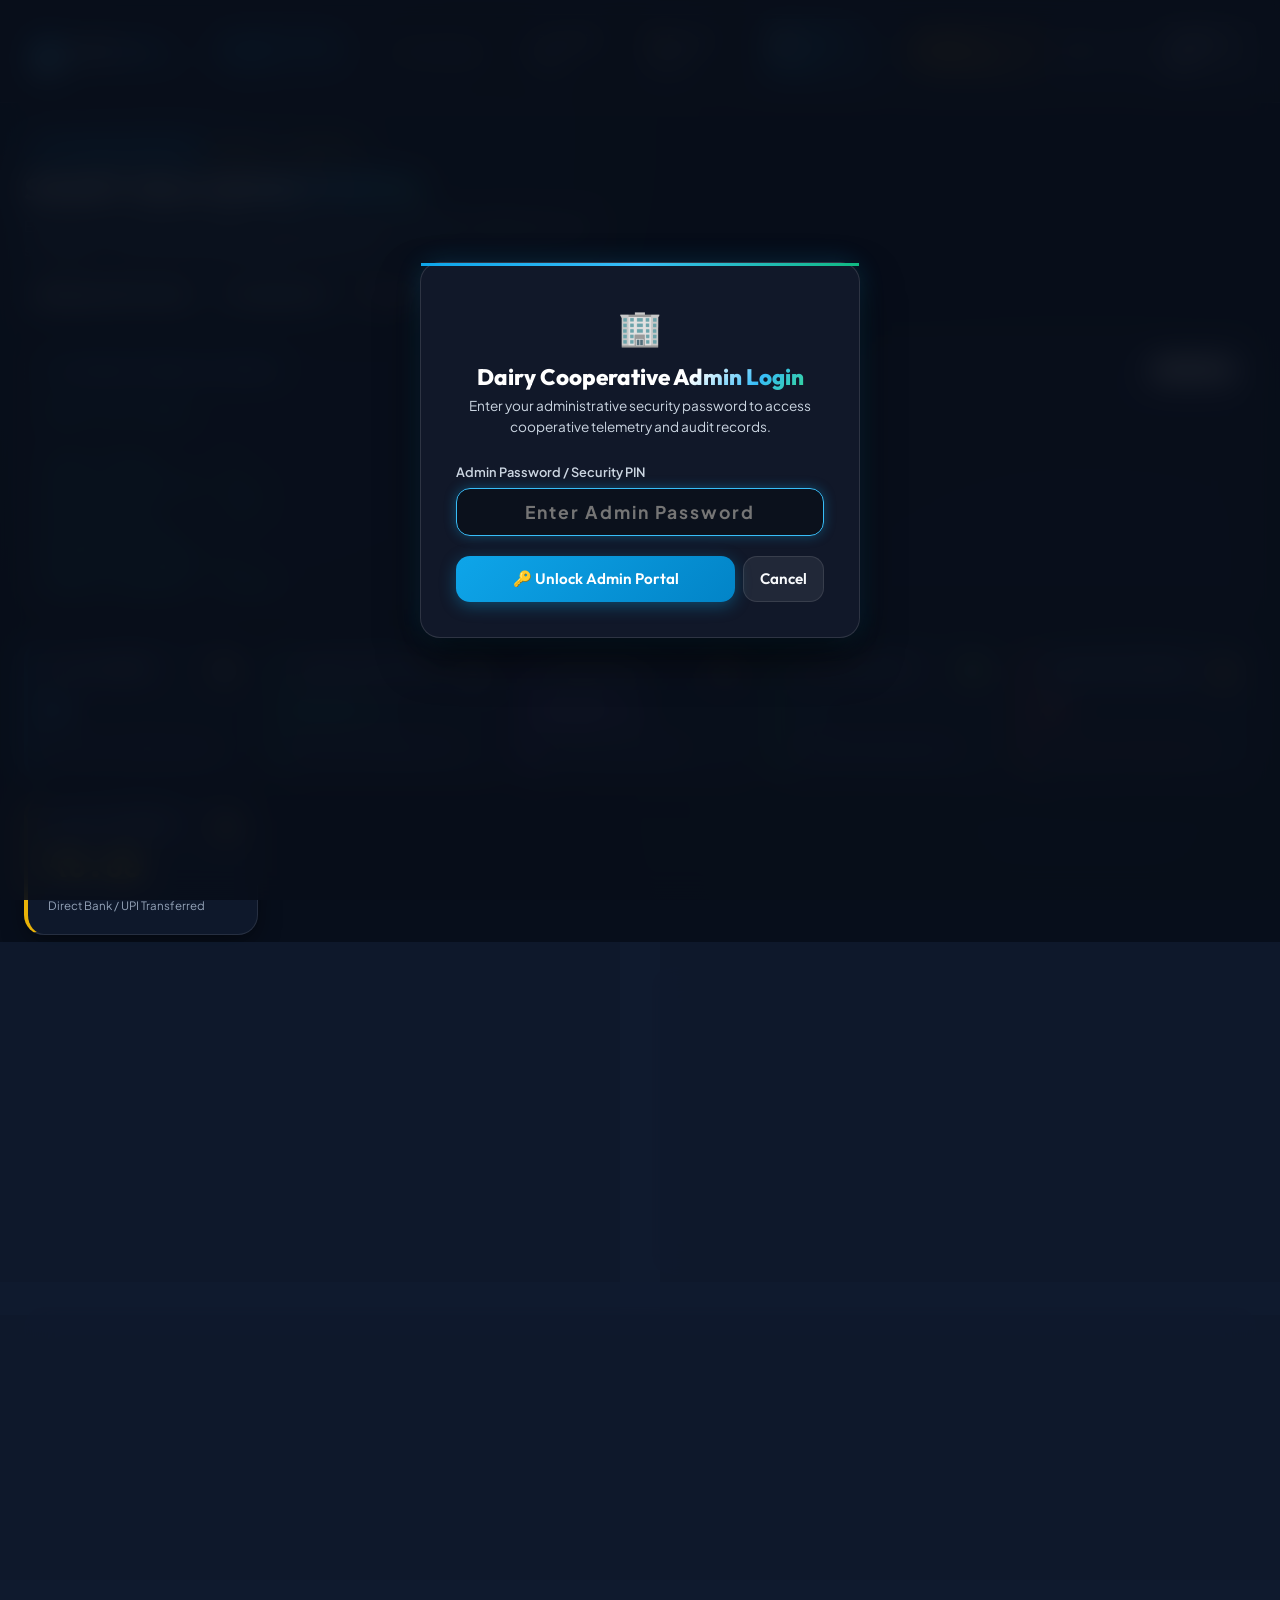
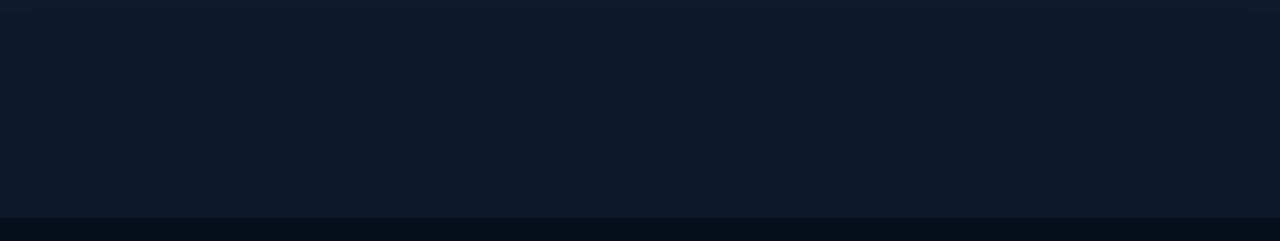
<file: admin/index.html>
<!DOCTYPE html>
<html lang="en">
<head>
  <base href="../">
  <meta charset="UTF-8">
  <meta name="viewport" content="width=device-width, initial-scale=1.0">
  <title>Dairy Cooperative Admin Portal | DAIRY NOVA</title>
  <meta name="description" content="Dedicated Dairy Cooperative Federation Admin Dashboard for Dairy Nova Smart Milk System.">
  <link rel="icon" type="image/svg+xml" href="assets/logo.svg">
  <link rel="manifest" href="manifest.json">
  <meta name="theme-color" content="#070e1b">
  <meta name="mobile-web-app-capable" content="yes">
  <meta name="apple-mobile-web-app-capable" content="yes">
  <meta name="apple-mobile-web-app-status-bar-style" content="black-translucent">
  <link rel="apple-touch-icon" href="assets/icon-192.png">
  <link rel="stylesheet" href="css/style.css">
  <link rel="stylesheet" href="css/components.css">
  <style>
    .admin-page-container {
      max-width: 1440px;
      margin: 0 auto;
      padding: 2rem 1.5rem 4rem;
    }
    .nav-link-btn {
      text-decoration: none;
      color: var(--text-muted);
      font-size: 0.88rem;
      font-weight: 600;
      padding: 0.5rem 0.85rem;
      border-radius: var(--radius-sm);
      transition: all 0.2s;
      display: inline-flex;
      align-items: center;
      gap: 6px;
    }
    .nav-link-btn:hover, .nav-link-btn.active {
      color: #ffffff;
      background: rgba(255, 255, 255, 0.08);
    }
    .nav-link-btn.active {
      color: #38bdf8;
      background: rgba(14, 165, 233, 0.15);
      border: 1px solid rgba(14, 165, 233, 0.35);
    }
    .auth-overlay {
      position: fixed;
      top: 0;
      left: 0;
      width: 100%;
      height: 100%;
      background: rgba(8, 14, 26, 0.88);
      backdrop-filter: blur(16px);
      -webkit-backdrop-filter: blur(16px);
      display: flex;
      align-items: center;
      justify-content: center;
      z-index: 1000;
      padding: 1rem;
    }
    .auth-box {
      width: 100%;
      max-width: 440px;
      background: rgba(18, 26, 43, 0.95);
      border: 1px solid rgba(255, 255, 255, 0.12);
      border-radius: var(--radius-lg);
      padding: 2.2rem;
      box-shadow: 0 20px 40px rgba(0,0,0,0.6), 0 0 25px rgba(14, 165, 233, 0.2);
      text-align: center;
      position: relative;
    }
    .auth-box::before {
      content: "";
      position: absolute;
      top: 0;
      left: 0;
      right: 0;
      height: 3px;
      background: linear-gradient(90deg, #0ea5e9, #38bdf8, #10b981);
    }
  </style>
</head>
<body>

  <!-- ==================== HEADER & GLOBAL NAVIGATION ==================== -->
  <header class="header-glass">
    <div class="nav-container">
      <a href="index.html" class="brand-wrapper" title="DAIRY NOVA" style="text-decoration: none;">
        <img src="assets/logo.svg" alt="DAIRY NOVA" class="brand-logo-img">
        <span class="brand-badge">SIH 2026 &bull; RPi 5 EDGE</span>
      </a>

      <nav class="nav-tabs" style="display: flex; gap: 8px; align-items: center;">
        <a href="index.html" class="nav-link-btn">
          <svg width="16" height="16" fill="none" stroke="currentColor" viewBox="0 0 24 24"><path stroke-linecap="round" stroke-linejoin="round" stroke-width="2" d="M3 12l2-2m0 0l7-7 7 7M5 10v10a1 1 0 001 1h3m10-11l2 2m-2-2v10a1 1 0 01-1 1h-3m-6 0a1 1 0 001-1v-4a1 1 0 011-1h2a1 1 0 011 1v4a1 1 0 001 1m-6 0h6"/></svg>
          Overview
        </a>
        <a href="testing.html" class="nav-link-btn">
          <svg width="16" height="16" fill="none" stroke="currentColor" viewBox="0 0 24 24"><path stroke-linecap="round" stroke-linejoin="round" stroke-width="2" d="M19.428 15.428a2 2 0 00-1.022-.547l-2.387-.477a6 6 0 00-3.86.517l-.318.158a6 6 0 01-3.86.517L6.05 15.21a2 2 0 00-1.806.547M8 4h8l-1 1v5.172a2 2 0 00.586 1.414l5 5c1.26 1.26.367 3.414-1.415 3.414H4.828c-1.782 0-2.674-2.154-1.414-3.414l5-5A2 2 0 009 10.172V5L8 4z"/></svg>
          Start Milk Test
        </a>
        <a href="farmer-auth.html" class="nav-link-btn">
          👨‍🌾 Farmer Portal
        </a>
        <a href="/admin" class="nav-link-btn active">
          🏢 Admin Portal
        </a>
      </nav>

      <div class="header-actions">
        <div class="iot-pill connecting" id="admin-iot-pill" onclick="toggleAdminDeviceConnection()" style="cursor: pointer;" title="Hardware Connectivity Status (Click to Toggle)">
          <div class="live-dot dot-connecting" id="admin-iot-dot"></div>
          <span id="admin-iot-text">DEVICE: CONNECTING</span>
        </div>
        <button class="sound-toggle-btn" id="sound-toggle-btn" title="Toggle Sound">
          <svg width="18" height="18" fill="none" stroke="currentColor" viewBox="0 0 24 24"><path stroke-linecap="round" stroke-linejoin="round" stroke-width="2" d="M15.536 8.464a5 5 0 010 7.072m2.828-9.9a9 9 0 010 12.728M5.586 15H4a1 1 0 01-1-1v-4a1 1 0 011-1h1.586l4.707-4.707C10.923 3.663 12 4.109 12 5v14c0 .891-1.077 1.337-1.707.707L5.586 15z"/></svg>
        </button>
        <button class="theme-toggle-btn" id="theme-toggle-btn" title="Toggle Theme">
          <svg width="18" height="18" fill="none" stroke="currentColor" viewBox="0 0 24 24"><path stroke-linecap="round" stroke-linejoin="round" stroke-width="2" d="M12 3v1m0 16v1m9-9h-1M4 9h-1m15.364 6.364l-.707-.707M6.343 6.343l-.707-.707m12.728 0l-.707.707M6.343 17.657l-.707.707M16 12a4 4 0 11-8 0 4 4 0 018 0z"/></svg>
        </button>
        <a href="index.html" class="btn btn-secondary btn-sm" style="text-decoration: none;">
          &larr; Back to Hub
        </a>
      </div>
    </div>
  </header>

  <!-- ==================== MANDATORY ADMIN PIN MODAL / SECURITY OVERLAY ==================== -->
  <div class="auth-overlay" id="admin-auth-overlay" style="display: flex;">
    <div class="auth-box">
      <div style="font-size: 2.2rem; margin-bottom: 0.5rem;">🏢</div>
      <h2 style="font-size: 1.4rem; font-weight: 800; color: #ffffff; margin-bottom: 0.25rem;">
        Dairy Cooperative <span class="gradient-text">Admin Login</span>
      </h2>
      <p style="font-size: 0.85rem; color: var(--text-muted); margin-bottom: 1.5rem;">
        Enter your administrative security password to access cooperative telemetry and audit records.
      </p>

      <form id="admin-pin-form" onsubmit="handleAdminAuth(event)">
        <div style="margin-bottom: 1.25rem; text-align: left;">
          <label style="display: block; font-size: 0.8rem; font-weight: 600; color: var(--text-muted); margin-bottom: 0.35rem;">
            Admin Password / Security PIN
          </label>
          <input type="password" id="admin-pin-input" class="form-input" placeholder="Enter Admin Password" required autofocus style="width: 100%; text-align: center; letter-spacing: 2px; font-size: 1.1rem; font-weight: 700;">
        </div>
        <div style="display: flex; gap: 8px;">
          <button type="submit" class="btn btn-primary" style="flex: 1;">
            🔑 Unlock Admin Portal
          </button>
          <a href="index.html" class="btn btn-secondary" style="text-decoration: none; display: inline-flex; align-items: center; justify-content: center; padding: 0.6rem 1rem;">
            Cancel
          </a>
        </div>
      </form>
    </div>
  </div>

  <!-- ==================== MAIN ADMIN DASHBOARD CONTENT ==================== -->
  <main class="admin-page-container">
    
    <!-- Section Top Header -->
    <div class="section-header">
      <div>
        <div style="display: flex; align-items: center; gap: 8px;">
          <span class="badge badge-primary">COOPERATIVE FEDERATION</span>
          <span class="live-dot dot-connecting" id="admin-federation-dot"></span>
          <span id="admin-federation-text" style="font-size: 0.75rem; color: #fbbf24; font-family: var(--font-mono); font-weight: 700;">DEVICE: CONNECTING</span>
        </div>
        <h1 class="section-title" style="font-size: 1.9rem; margin-top: 0.4rem;">
          SMART MILK <span class="gradient-text">ADMIN PORTAL</span>
        </h1>
        <p class="section-desc">
          Executive cooperative oversight, aggregated intake telemetry, adulteration risk surveillance, and cloud banking ledger settlements.
        </p>
      </div>

      <div style="display: flex; gap: 0.75rem; flex-wrap: wrap; align-items: center;">
        <button class="btn btn-secondary btn-sm" id="btn-toggle-admin-ascii" onclick="toggleAdminAsciiView()">
          📋 Toggle ASCII Terminal
        </button>
        <button class="btn btn-secondary btn-sm" id="btn-export-csv" onclick="exportAdminCSV()">
          <svg width="16" height="16" fill="none" stroke="currentColor" viewBox="0 0 24 24"><path stroke-linecap="round" stroke-linejoin="round" stroke-width="2" d="M12 10v6m0 0l-3-3m3 3l3-3m2 8H7a2 2 0 01-2-2V5a2 2 0 012-2h5.586a1 1 0 01.707.293l5.414 5.414a1 1 0 01.293.707V19a2 2 0 01-2 2z"/></svg>
          Export CSV
        </button>
        <button class="btn btn-secondary btn-sm" id="btn-clear-admin-data" onclick="clearAllAdminData()" style="color: #f87171; border-color: rgba(239, 68, 68, 0.4);">
          <svg width="15" height="15" fill="none" stroke="currentColor" viewBox="0 0 24 24"><path stroke-linecap="round" stroke-linejoin="round" stroke-width="2" d="M19 7l-.867 12.142A2 2 0 0116.138 21H7.862a2 2 0 01-1.995-1.858L5 7m5 4v6m4-6v6m1-10V4a1 1 0 00-1-1h-4a1 1 0 00-1 1v3M4 7h16"/></svg>
          Clear Data
        </button>
        <button class="btn btn-sm" id="btn-logout-admin" style="background: rgba(239, 68, 68, 0.15); border: 1px solid rgba(239, 68, 68, 0.4); color: #f87171;" onclick="adminLogout()">
          🔒 Logout Admin
        </button>
      </div>
    </div>

    <!-- ASCII TERMINAL SUMMARY VIEW -->
    <div class="smart-admin-ascii-card" id="smart-admin-ascii-box" style="margin-bottom: 1.75rem;">
      <div class="smart-admin-ascii-header">
        <div style="display: flex; align-items: center; gap: 6px;">
          <span class="live-dot" style="background: #10b981; width: 6px; height: 6px;"></span>
          <span style="color: var(--primary-light); font-weight: 800; letter-spacing: 1px; font-size: 0.78rem;">COMMAND TERMINAL SUMMARY</span>
        </div>
        <button class="btn btn-sm btn-outline" style="font-size: 0.7rem; padding: 2px 8px;" onclick="copySmartAdminAscii()">
          📋 Copy Text
        </button>
      </div>
      <pre class="smart-admin-ascii-pre">SMART MILK ADMIN

Total Farmers       0
Today's Collection  0.0 L
Premium Milk        0.0 L
Average Quality     --
Suspicious Samples  0
Today's Payments    ₹0.00</pre>
    </div>

    <!-- 6-METRIC SMART MILK ADMIN KPI GRID (COMPLETELY DYNAMIC) -->
    <div class="smart-admin-grid-6" style="margin-bottom: 2rem;">
      <!-- 1. Total Farmers -->
      <div class="card-glass smart-admin-kpi-card" style="border-left: 4px solid #0ea5e9;">
        <div class="kpi-header">
          <span class="kpi-label">Total Farmers</span>
          <span class="kpi-icon">👨‍🌾</span>
        </div>
        <div class="kpi-value highlight-cyan" id="admin-total-farmers">0</div>
        <div class="kpi-sub">Enrolled &bull; KYC &amp; RFID Verified</div>
      </div>

      <!-- 2. Today's Collection -->
      <div class="card-glass smart-admin-kpi-card" style="border-left: 4px solid #10b981;">
        <div class="kpi-header">
          <span class="kpi-label">Today's Collection</span>
          <span class="kpi-icon">🥛</span>
        </div>
        <div class="kpi-value highlight-green" id="admin-stat-volume">0.0 L</div>
        <div class="kpi-sub">Morning + Evening Shift Flow</div>
      </div>

      <!-- 3. Premium Milk -->
      <div class="card-glass smart-admin-kpi-card" style="border-left: 4px solid #a855f7;">
        <div class="kpi-header">
          <span class="kpi-label">Premium Milk</span>
          <span class="kpi-icon">🏆</span>
        </div>
        <div class="kpi-value highlight-purple" id="admin-premium-milk">0.0 L</div>
        <div class="kpi-sub">Grade A+ Bonus Volume</div>
      </div>

      <!-- 4. Average Quality -->
      <div class="card-glass smart-admin-kpi-card" style="border-left: 4px solid #22c55e;">
        <div class="kpi-header">
          <span class="kpi-label">Average Quality</span>
          <span class="kpi-icon">🟢</span>
        </div>
        <div class="kpi-value highlight-green" id="admin-avg-quality">--</div>
        <div class="kpi-sub">Cooperative Standard Purity</div>
      </div>

      <!-- 5. Suspicious Samples -->
      <div class="card-glass smart-admin-kpi-card" style="border-left: 4px solid #ef4444;">
        <div class="kpi-header">
          <span class="kpi-label">Suspicious Samples</span>
          <span class="kpi-icon">⚠️</span>
        </div>
        <div class="kpi-value highlight-red" id="admin-stat-adulterations">0</div>
        <div class="kpi-sub" style="color: #ef4444;">Conductivity / Dilution Alerts</div>
      </div>

      <!-- 6. Today's Payments -->
      <div class="card-glass smart-admin-kpi-card" style="border-left: 4px solid #eab308;">
        <div class="kpi-header">
          <span class="kpi-label">Today's Payments</span>
          <span class="kpi-icon">💰</span>
        </div>
        <div class="kpi-value highlight-yellow" id="admin-stat-payout">₹0.00</div>
        <div class="kpi-sub">Direct Bank / UPI Transferred</div>
      </div>
    </div>

    <!-- CHARTS GRID -->
    <div class="grid-2" style="margin-bottom: 2rem;">
      <div class="card-glass">
        <h3 style="font-size: 1.1rem; margin-bottom: 1rem; color: #ffffff;">Quality Trends Across Centers</h3>
        <div id="admin-trend-chart-container" style="min-height: 220px;"></div>
      </div>
      <div class="card-glass">
        <h3 style="font-size: 1.1rem; margin-bottom: 1rem; color: #ffffff;">Shift-wise Intake Volume</h3>
        <div id="admin-volume-bar-container" style="min-height: 220px;"></div>
      </div>
    </div>

    <!-- RECENT INTAKES TABLE -->
    <div class="card-glass" style="margin-bottom: 2rem;">
      <div style="display: flex; justify-content: space-between; align-items: center; margin-bottom: 1rem; flex-wrap: wrap; gap: 0.75rem;">
        <div>
          <h3 style="font-size: 1.15rem; margin: 0; color: #ffffff;">Recent Milk Intake &amp; Quality Audit Logs</h3>
          <p style="font-size: 0.8rem; color: var(--text-muted); margin-top: 2px;">
            Real-time feed of tested batches from collection centers with assigned purity grades and financial disbursements.
          </p>
        </div>
        <a href="testing.html" class="btn btn-primary btn-sm" style="text-decoration: none;">
          <svg width="15" height="15" fill="none" stroke="currentColor" viewBox="0 0 24 24"><path stroke-linecap="round" stroke-linejoin="round" stroke-width="2" d="M12 4v16m8-8H4"/></svg>
          Test New Milk Sample
        </a>
      </div>

      <div class="data-table-wrapper">
        <table class="data-table">
          <thead>
            <tr>
              <th>Batch / Record</th>
              <th>Farmer</th>
              <th>Cattle</th>
              <th>Quantity</th>
              <th>Fat / SNF</th>
              <th>Assigned Grade</th>
              <th>Total Payout</th>
            </tr>
          </thead>
          <tbody id="admin-recent-intakes-body">
            <tr>
              <td colspan="7" style="text-align: center; color: var(--text-muted); padding: 2.5rem 1rem;">
                No intake records found. Tests performed at intake station will appear here.
              </td>
            </tr>
          </tbody>
        </table>
      </div>
    </div>

    <!-- REGISTERED FARMERS DIRECTORY -->
    <div class="card-glass">
      <div style="display: flex; justify-content: space-between; align-items: center; margin-bottom: 1.25rem; flex-wrap: wrap; gap: 0.75rem;">
        <div>
          <div style="display: flex; align-items: center; gap: 8px;">
            <span class="badge badge-primary">FARMER REGISTRY</span>
            <h3 style="font-size: 1.15rem; margin: 0; color: #ffffff;">Registered Farmers Directory</h3>
          </div>
          <p style="font-size: 0.8rem; color: var(--text-muted); margin-top: 2px;">
            Complete ledger of enrolled dairy producers showing Farmer ID, Name, Mobile, Village, District, Milk Type, Bank ID &amp; RFID Card.
          </p>
        </div>
        <div style="display: flex; gap: 8px;">
          <a href="farmer-auth.html?mode=signup" class="btn btn-primary btn-sm" style="text-decoration: none;">
            <svg width="15" height="15" fill="none" stroke="currentColor" viewBox="0 0 24 24"><path stroke-linecap="round" stroke-linejoin="round" stroke-width="2" d="M18 9v3m0 0v3m0-3h3m-3 0h-3m-2-5a4 4 0 11-8 0 4 4 0 018 0zM3 20a6 6 0 0112 0v1H3v-1z"/></svg>
            + Register New Farmer
          </a>
        </div>
      </div>

      <div class="data-table-wrapper">
        <table class="data-table">
          <thead>
            <tr>
              <th>Farmer ID</th>
              <th>Name</th>
              <th>Mobile Number</th>
              <th>Village</th>
              <th>District</th>
              <th>Milk Type</th>
              <th>Bank/Payment ID</th>
              <th>RFID Card UID</th>
              <th>Action</th>
            </tr>
          </thead>
          <tbody id="admin-farmers-table-body">
            <!-- Dynamically populated -->
          </tbody>
        </table>
      </div>
    </div>

  </main>

  <div id="toast-container"></div>

  <!-- JS DEPENDENCIES -->
  <script src="js/audio.js"></script>
  <script src="js/database.js"></script>
  <script src="js/charts.js"></script>

  <script>
    // ==================== ADMIN PORTAL CONTROLLER ====================
    
    function showToast(msg, type = 'info') {
      const container = document.getElementById('toast-container');
      if (!container) return;
      const toast = document.createElement('div');
      toast.className = `toast-pill toast-${type}`;
      toast.innerText = msg;
      container.appendChild(toast);
      setTimeout(() => {
        toast.style.opacity = '0';
        toast.style.transform = 'translateY(10px)';
        setTimeout(() => toast.remove(), 300);
      }, 3500);
    }

    function isDeviceConnected() {
      return sessionStorage.getItem('dairy_nova_hardware_connected') === 'true';
    }

    function toggleAdminDeviceConnection() {
      const isConn = isDeviceConnected();
      if (isConn) {
        sessionStorage.removeItem('dairy_nova_hardware_connected');
        updateAdminDeviceUI(false);
        if (window.soundCtrl) window.soundCtrl.playTick();
        showToast("Hardware Disconnected (Status: Connecting)", "info");
      } else {
        const text = document.getElementById('admin-iot-text');
        const fedText = document.getElementById('admin-federation-text');
        if (text) text.innerText = 'DEVICE: CONNECTING...';
        if (fedText) fedText.innerText = 'DEVICE: CONNECTING...';

        setTimeout(() => {
          sessionStorage.setItem('dairy_nova_hardware_connected', 'true');
          updateAdminDeviceUI(true);
          if (window.soundCtrl) window.soundCtrl.playSuccess();
          showToast("🟢 Device Connected & Hardware Active!", "success");
        }, 500);
      }
    }

    function updateAdminDeviceUI(connected) {
      const isConn = connected !== undefined ? connected : isDeviceConnected();
      const pill = document.getElementById('admin-iot-pill');
      const dot = document.getElementById('admin-iot-dot');
      const text = document.getElementById('admin-iot-text');
      const fedDot = document.getElementById('admin-federation-dot');
      const fedText = document.getElementById('admin-federation-text');

      if (pill) {
        if (isConn) {
          pill.classList.remove('connecting');
          pill.classList.add('connected');
        } else {
          pill.classList.remove('connected');
          pill.classList.add('connecting');
        }
      }
      if (dot) {
        dot.style.background = isConn ? '#10b981' : '#f59e0b';
        dot.style.boxShadow = isConn ? '0 0 10px #10b981' : '0 0 10px #f59e0b';
        if (isConn) {
          dot.classList.remove('dot-connecting');
          dot.classList.add('dot-connected');
        } else {
          dot.classList.remove('dot-connected');
          dot.classList.add('dot-connecting');
        }
      }
      if (text) {
        text.innerText = isConn ? '12 CENTERS CONNECTED' : 'DEVICE: CONNECTING';
        text.style.color = isConn ? '#10b981' : '#fbbf24';
      }
      if (fedDot) {
        fedDot.style.background = isConn ? '#10b981' : '#f59e0b';
        fedDot.style.boxShadow = isConn ? '0 0 10px #10b981' : '0 0 10px #f59e0b';
        if (isConn) {
          fedDot.classList.remove('dot-connecting');
          fedDot.classList.add('dot-connected');
        } else {
          fedDot.classList.remove('dot-connected');
          fedDot.classList.add('dot-connecting');
        }
      }
      if (fedText) {
        fedText.innerText = isConn ? '12 CENTERS CONNECTED' : 'DEVICE: CONNECTING';
        fedText.style.color = isConn ? '#10b981' : '#fbbf24';
      }
    }

    function checkAdminAuth() {
      // Always enforce password verification every time the admin portal is accessed
      sessionStorage.removeItem('dairy_nova_admin_auth');
      const overlay = document.getElementById('admin-auth-overlay');
      const pinInput = document.getElementById('admin-pin-input');
      if (overlay) overlay.style.display = 'flex';
      if (pinInput) {
        pinInput.value = '';
        setTimeout(() => pinInput.focus(), 150);
      }
    }

    function handleAdminAuth(e) {
      if (e) e.preventDefault();
      const pinInput = document.getElementById('admin-pin-input');
      const pin = pinInput ? pinInput.value.trim() : '';
      if (pin === 'NANI@2005') {
        const overlay = document.getElementById('admin-auth-overlay');
        if (overlay) overlay.style.display = 'none';
        if (window.soundCtrl) window.soundCtrl.playSuccess();
        showToast("Authenticated as Dairy Cooperative Admin", "success");
        refreshAdminData();
      } else {
        if (window.soundCtrl) window.soundCtrl.playError();
        showToast("Invalid admin password! Access denied.", "error");
        if (pinInput) {
          pinInput.value = '';
          pinInput.focus();
        }
      }
    }

    function adminLogout() {
      showToast("Admin logged out", "info");
      checkAdminAuth();
    }

    function clearAllAdminData() {
      if (confirm("Are you sure you want to clear all intake records in the Admin page?")) {
        window.db.clearRecords();
        refreshAdminData();
        if (window.soundCtrl) window.soundCtrl.playTrash();
        showToast("All intake records have been cleared from Admin page.", "info");
      }
    }

    function exportAdminCSV() {
      if (window.db && window.db.exportCSV) {
        window.db.exportCSV();
        showToast("Exported Collection Records to CSV", "success");
      }
    }

    function toggleAdminAsciiView() {
      const el = document.getElementById('smart-admin-ascii-box');
      if (el) {
        el.style.display = el.style.display === 'none' ? 'block' : 'none';
      }
    }

    function copySmartAdminAscii() {
      const pre = document.querySelector('.smart-admin-ascii-pre');
      if (pre && navigator.clipboard) {
        navigator.clipboard.writeText(pre.innerText).then(() => {
          showToast("Copied terminal summary to clipboard!", "success");
        });
      }
    }

    function refreshAdminData() {
      const records = window.db ? (window.db.getRecords() || []) : [];
      const farmers = window.db ? (window.db.getFarmers() || []) : [];

      const totalLitres = records.reduce((acc, r) => acc + (r.volume || 0), 0);
      const totalPayout = records.reduce((acc, r) => acc + (r.totalPayout || 0), 0);
      const premiumLitres = records.filter(r => r.grade === 'GRADE A+').reduce((acc, r) => acc + (r.volume || 0), 0);
      const avgQuality = records.length ? Math.round(records.reduce((acc, r) => acc + (r.purityScore || 0), 0) / records.length) : 0;
      const adulterationCount = records.filter(r => r.status === 'REJECTED' || r.status === 'PENALIZED' || (r.adulterantsDetected && r.adulterantsDetected.length > 0)).length;

      const setInner = (id, val) => {
        const el = document.getElementById(id);
        if (el) el.innerText = val;
      };

      setInner('admin-total-farmers', farmers.length ? farmers.length.toLocaleString() : '0');
      setInner('admin-stat-volume', records.length ? `${totalLitres.toFixed(1)} L` : '0.0 L');
      setInner('admin-premium-milk', records.length ? `${premiumLitres.toFixed(1)} L` : '0.0 L');
      setInner('admin-avg-quality', records.length ? `${avgQuality}/100` : '--');
      setInner('admin-stat-adulterations', adulterationCount.toString());
      setInner('admin-stat-payout', `₹${totalPayout.toLocaleString('en-IN', { minimumFractionDigits: 2, maximumFractionDigits: 2 })}`);

      const asciiPre = document.querySelector('.smart-admin-ascii-pre');
      if (asciiPre) {
        asciiPre.innerText = `SMART MILK ADMIN\n\nTotal Farmers       ${farmers.length}\nToday's Collection  ${records.length ? totalLitres.toFixed(1) + ' L' : '0.0 L'}\nPremium Milk        ${records.length ? premiumLitres.toFixed(1) + ' L' : '0.0 L'}\nAverage Quality     ${records.length ? avgQuality + '/100' : '--'}\nSuspicious Samples  ${adulterationCount}\nToday's Payments    ₹${totalPayout.toLocaleString('en-IN', { minimumFractionDigits: 2, maximumFractionDigits: 2 })}`;
      }

      // Render Charts
      if (window.chartManager) {
        window.chartManager.renderTrendChart('admin-trend-chart-container', records);
        window.chartManager.renderVolumeBars('admin-volume-bar-container', records);
      }

      // Recent Intakes Table
      const recentBody = document.getElementById('admin-recent-intakes-body');
      if (recentBody) {
        if (!records || records.length === 0) {
          recentBody.innerHTML = `<tr><td colspan="7" style="text-align: center; color: var(--text-muted); padding: 2.5rem 1rem;">No intake records found. Tests performed at intake station will appear here.</td></tr>`;
        } else {
          recentBody.innerHTML = records.slice(0, 10).map(r => `
            <tr>
              <td><strong style="font-family: var(--font-mono); color: var(--primary-light);">${r.batchId || r.id}</strong></td>
              <td><strong>${r.farmerName}</strong></td>
              <td>${r.milkType}</td>
              <td>${(r.volume || 0).toFixed(1)} L</td>
              <td>${(r.fat || 0).toFixed(1)}% / ${(r.snf || 0).toFixed(1)}%</td>
              <td>
                <span class="badge ${r.grade === 'GRADE A+' ? 'badge-success' : r.grade === 'GRADE A' ? 'badge-primary' : r.grade === 'GRADE F' ? 'badge-danger' : 'badge-warning'}">
                  ${r.grade || r.status}
                </span>
              </td>
              <td><strong style="color: var(--success-light);">₹${(r.totalPayout || 0).toFixed(2)}</strong></td>
            </tr>
          `).join('');
        }
      }

      // Registered Farmers Table
      const farmersBody = document.getElementById('admin-farmers-table-body');
      if (farmersBody) {
        farmersBody.innerHTML = farmers.map(f => {
          const parts = (f.village || '').split(',');
          const villageName = f.villageOnly || (parts.length > 0 ? parts[0].trim() : 'Local Village');
          const districtName = f.district || (parts.length > 1 ? parts[1].trim() : 'District');
          const milkTypeLabel = f.milkType || (f.cattleType === 'Buffalo' ? 'Buffalo Milk' : 'Cow Milk');

          return `
            <tr>
              <td><strong style="font-family: var(--font-mono); color: var(--primary-light);">${f.id}</strong></td>
              <td><strong>${f.name}</strong></td>
              <td><span style="font-family: var(--font-mono); font-size: 0.82rem;">${f.phone || 'N/A'}</span></td>
              <td>${villageName}</td>
              <td>${districtName}</td>
              <td>
                <span class="badge ${f.cattleType === 'Buffalo' ? 'badge-primary' : 'badge-success'}">
                  ${f.cattleType === 'Buffalo' ? '🐃' : '🐄'} ${milkTypeLabel}
                </span>
              </td>
              <td><code style="color: var(--success-light);">${f.bankAccount || 'Direct DBT'}</code></td>
              <td><span style="font-family: var(--font-mono); font-size: 0.8rem; color: var(--text-dim);">${f.rfid}</span></td>
              <td>
                <a href="index.html#passbook" class="btn btn-secondary btn-sm" style="font-size: 0.72rem; padding: 3px 8px; text-decoration: none;">
                  Passbook
                </a>
              </td>
            </tr>
          `;
        }).join('');
      }
    }

    // Toggle audio & theme
    document.addEventListener('DOMContentLoaded', () => {
      // Canonicalize address bar URL to /admin when served over HTTP/HTTPS
      if (window.location.protocol.startsWith('http') && window.location.pathname.endsWith('/admin.html')) {
        window.history.replaceState(null, '', '/admin');
      }
      if (window.location.protocol === 'file:') {
        document.querySelectorAll('a[href="/admin"]').forEach(el => el.setAttribute('href', 'admin.html'));
      }

      checkAdminAuth();
      updateAdminDeviceUI(isDeviceConnected());

      // Ensure password is asked every time, even if loaded from back/forward navigation
      window.addEventListener('pageshow', () => {
        checkAdminAuth();
      });

      const soundBtn = document.getElementById('sound-toggle-btn');
      if (soundBtn && window.soundCtrl) {
        soundBtn.addEventListener('click', () => {
          const enabled = window.soundCtrl.toggleSound();
          showToast(enabled ? "Audio: ON" : "Audio: MUTED", "info");
        });
      }

      localStorage.removeItem('dairy_heritage_wallpaper');
      document.body.classList.remove('theme-heritage-pasture');

      const themeBtn = document.getElementById('theme-toggle-btn');
      if (themeBtn) {
        themeBtn.addEventListener('click', () => {
          document.body.classList.toggle('light-theme');
        });
      }
    });
  </script>
</body>
</html>
</file>
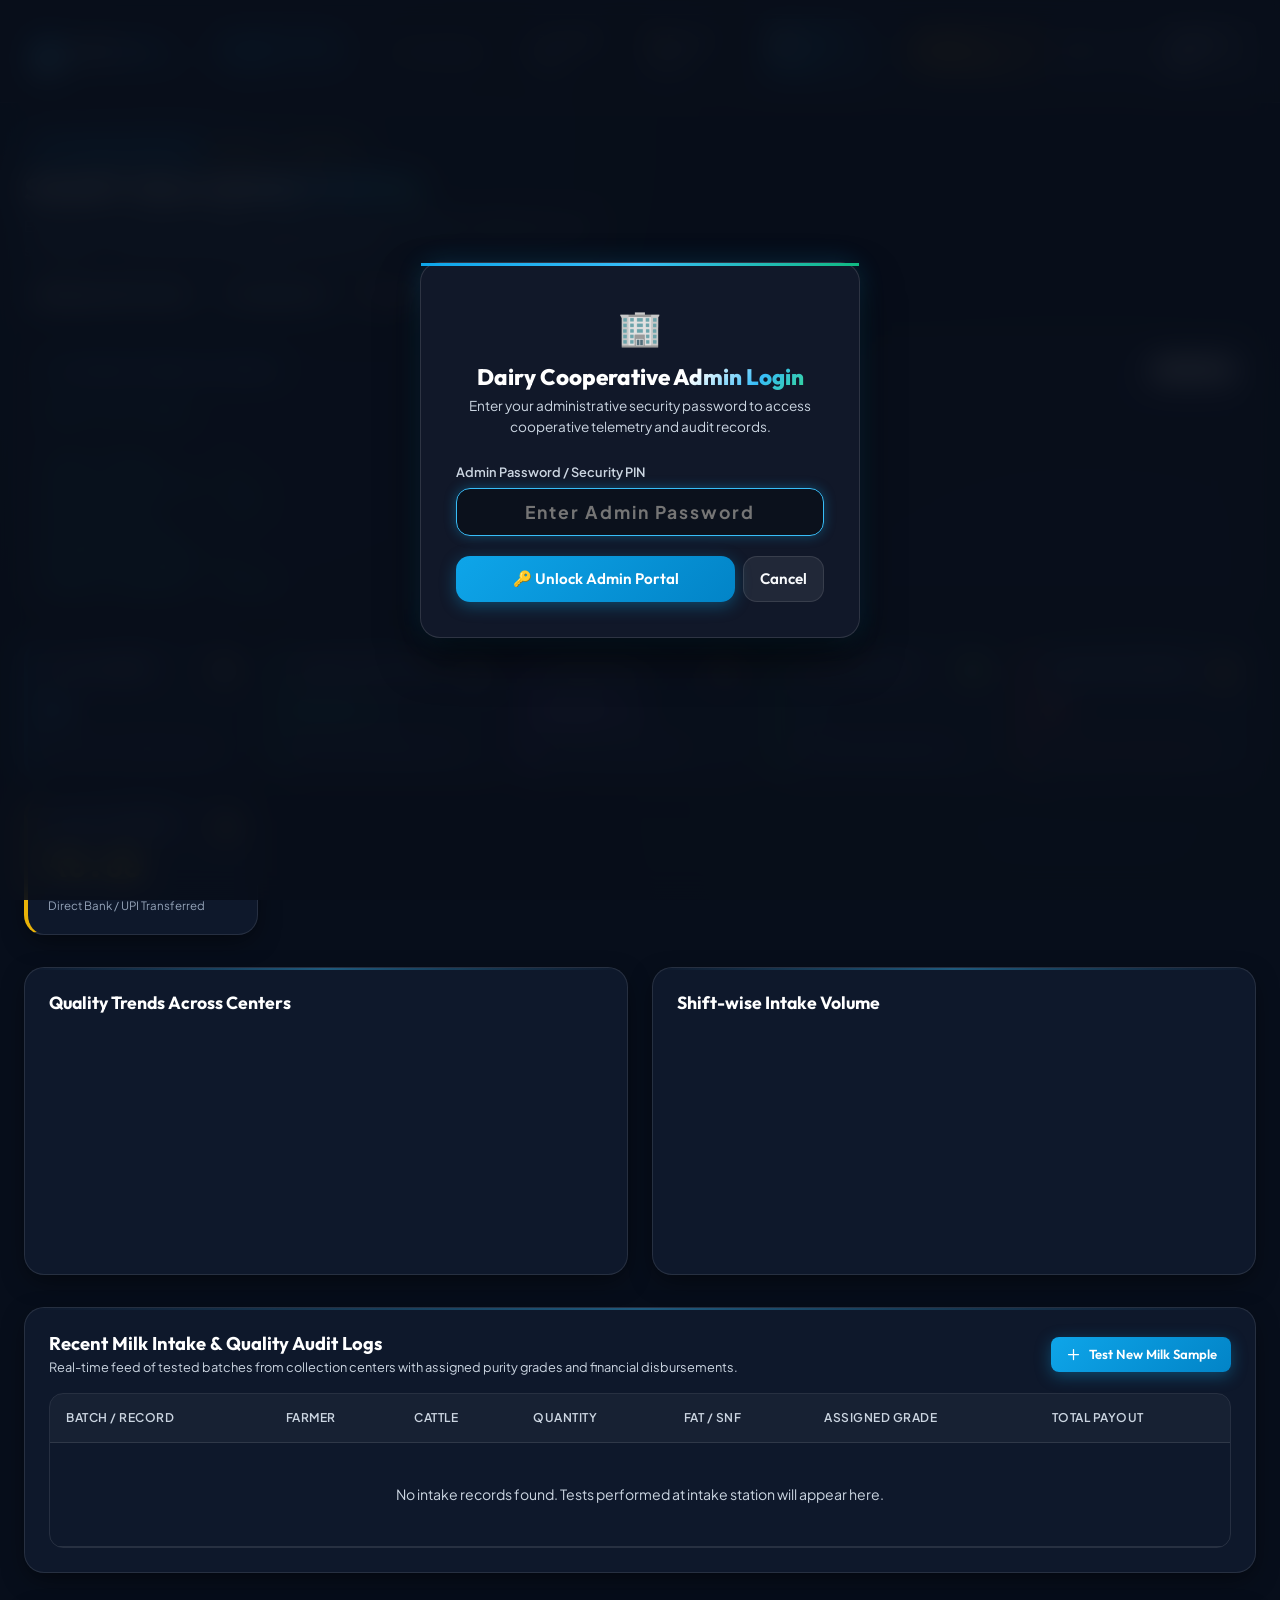
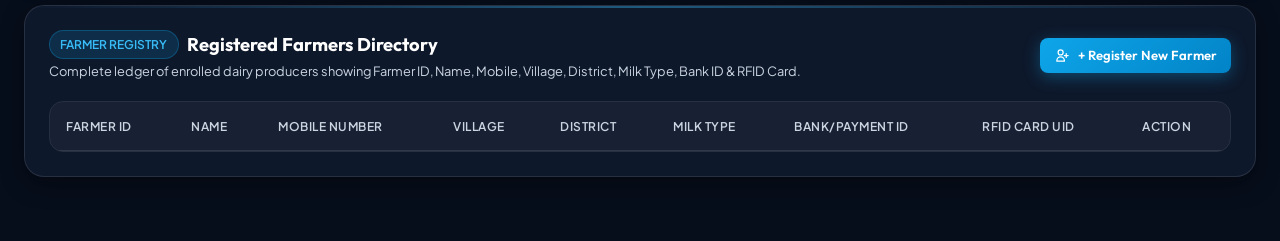
<file: admin.html>
<!DOCTYPE html>
<html lang="en">
<head>
  <meta charset="UTF-8">
  <meta name="viewport" content="width=device-width, initial-scale=1.0">
  <title>Dairy Cooperative Admin Portal | DAIRY NOVA</title>
  <meta name="description" content="Dedicated Dairy Cooperative Federation Admin Dashboard for Dairy Nova Smart Milk System.">
  <link rel="icon" type="image/svg+xml" href="assets/logo.svg">
  <link rel="manifest" href="manifest.json">
  <meta name="theme-color" content="#070e1b">
  <meta name="mobile-web-app-capable" content="yes">
  <meta name="apple-mobile-web-app-capable" content="yes">
  <meta name="apple-mobile-web-app-status-bar-style" content="black-translucent">
  <link rel="apple-touch-icon" href="assets/icon-192.png">
  <link rel="stylesheet" href="css/style.css">
  <link rel="stylesheet" href="css/components.css">
  <style>
    .admin-page-container {
      max-width: 1440px;
      margin: 0 auto;
      padding: 2rem 1.5rem 4rem;
    }
    .nav-link-btn {
      text-decoration: none;
      color: var(--text-muted);
      font-size: 0.88rem;
      font-weight: 600;
      padding: 0.5rem 0.85rem;
      border-radius: var(--radius-sm);
      transition: all 0.2s;
      display: inline-flex;
      align-items: center;
      gap: 6px;
    }
    .nav-link-btn:hover, .nav-link-btn.active {
      color: #ffffff;
      background: rgba(255, 255, 255, 0.08);
    }
    .nav-link-btn.active {
      color: #38bdf8;
      background: rgba(14, 165, 233, 0.15);
      border: 1px solid rgba(14, 165, 233, 0.35);
    }
    .auth-overlay {
      position: fixed;
      top: 0;
      left: 0;
      width: 100%;
      height: 100%;
      background: rgba(8, 14, 26, 0.88);
      backdrop-filter: blur(16px);
      -webkit-backdrop-filter: blur(16px);
      display: flex;
      align-items: center;
      justify-content: center;
      z-index: 1000;
      padding: 1rem;
    }
    .auth-box {
      width: 100%;
      max-width: 440px;
      background: rgba(18, 26, 43, 0.95);
      border: 1px solid rgba(255, 255, 255, 0.12);
      border-radius: var(--radius-lg);
      padding: 2.2rem;
      box-shadow: 0 20px 40px rgba(0,0,0,0.6), 0 0 25px rgba(14, 165, 233, 0.2);
      text-align: center;
      position: relative;
    }
    .auth-box::before {
      content: "";
      position: absolute;
      top: 0;
      left: 0;
      right: 0;
      height: 3px;
      background: linear-gradient(90deg, #0ea5e9, #38bdf8, #10b981);
    }
  </style>
</head>
<body>

  <!-- ==================== HEADER & GLOBAL NAVIGATION ==================== -->
  <header class="header-glass">
    <div class="nav-container">
      <a href="index.html" class="brand-wrapper" title="DAIRY NOVA" style="text-decoration: none;">
        <img src="assets/logo.svg" alt="DAIRY NOVA" class="brand-logo-img">
        <span class="brand-badge">SIH 2026 &bull; RPi 5 EDGE</span>
      </a>

      <nav class="nav-tabs" style="display: flex; gap: 8px; align-items: center;">
        <a href="index.html" class="nav-link-btn">
          <svg width="16" height="16" fill="none" stroke="currentColor" viewBox="0 0 24 24"><path stroke-linecap="round" stroke-linejoin="round" stroke-width="2" d="M3 12l2-2m0 0l7-7 7 7M5 10v10a1 1 0 001 1h3m10-11l2 2m-2-2v10a1 1 0 01-1 1h-3m-6 0a1 1 0 001-1v-4a1 1 0 011-1h2a1 1 0 011 1v4a1 1 0 001 1m-6 0h6"/></svg>
          Overview
        </a>
        <a href="testing.html" class="nav-link-btn">
          <svg width="16" height="16" fill="none" stroke="currentColor" viewBox="0 0 24 24"><path stroke-linecap="round" stroke-linejoin="round" stroke-width="2" d="M19.428 15.428a2 2 0 00-1.022-.547l-2.387-.477a6 6 0 00-3.86.517l-.318.158a6 6 0 01-3.86.517L6.05 15.21a2 2 0 00-1.806.547M8 4h8l-1 1v5.172a2 2 0 00.586 1.414l5 5c1.26 1.26.367 3.414-1.415 3.414H4.828c-1.782 0-2.674-2.154-1.414-3.414l5-5A2 2 0 009 10.172V5L8 4z"/></svg>
          Start Milk Test
        </a>
        <a href="farmer-auth.html" class="nav-link-btn">
          👨‍🌾 Farmer Portal
        </a>
        <a href="/admin" class="nav-link-btn active">
          🏢 Admin Portal
        </a>
      </nav>

      <div class="header-actions">
        <div class="iot-pill connecting" id="admin-iot-pill" onclick="toggleAdminDeviceConnection()" style="cursor: pointer;" title="Hardware Connectivity Status (Click to Toggle)">
          <div class="live-dot dot-connecting" id="admin-iot-dot"></div>
          <span id="admin-iot-text">DEVICE: CONNECTING</span>
        </div>
        <button class="sound-toggle-btn" id="sound-toggle-btn" title="Toggle Sound">
          <svg width="18" height="18" fill="none" stroke="currentColor" viewBox="0 0 24 24"><path stroke-linecap="round" stroke-linejoin="round" stroke-width="2" d="M15.536 8.464a5 5 0 010 7.072m2.828-9.9a9 9 0 010 12.728M5.586 15H4a1 1 0 01-1-1v-4a1 1 0 011-1h1.586l4.707-4.707C10.923 3.663 12 4.109 12 5v14c0 .891-1.077 1.337-1.707.707L5.586 15z"/></svg>
        </button>
        <button class="theme-toggle-btn" id="theme-toggle-btn" title="Toggle Theme">
          <svg width="18" height="18" fill="none" stroke="currentColor" viewBox="0 0 24 24"><path stroke-linecap="round" stroke-linejoin="round" stroke-width="2" d="M12 3v1m0 16v1m9-9h-1M4 9h-1m15.364 6.364l-.707-.707M6.343 6.343l-.707-.707m12.728 0l-.707.707M6.343 17.657l-.707.707M16 12a4 4 0 11-8 0 4 4 0 018 0z"/></svg>
        </button>
        <a href="index.html" class="btn btn-secondary btn-sm" style="text-decoration: none;">
          &larr; Back to Hub
        </a>
      </div>
    </div>
  </header>

  <!-- ==================== MANDATORY ADMIN PIN MODAL / SECURITY OVERLAY ==================== -->
  <div class="auth-overlay" id="admin-auth-overlay" style="display: flex;">
    <div class="auth-box">
      <div style="font-size: 2.2rem; margin-bottom: 0.5rem;">🏢</div>
      <h2 style="font-size: 1.4rem; font-weight: 800; color: #ffffff; margin-bottom: 0.25rem;">
        Dairy Cooperative <span class="gradient-text">Admin Login</span>
      </h2>
      <p style="font-size: 0.85rem; color: var(--text-muted); margin-bottom: 1.5rem;">
        Enter your administrative security password to access cooperative telemetry and audit records.
      </p>

      <form id="admin-pin-form" onsubmit="handleAdminAuth(event)">
        <div style="margin-bottom: 1.25rem; text-align: left;">
          <label style="display: block; font-size: 0.8rem; font-weight: 600; color: var(--text-muted); margin-bottom: 0.35rem;">
            Admin Password / Security PIN
          </label>
          <input type="password" id="admin-pin-input" class="form-input" placeholder="Enter Admin Password" required autofocus style="width: 100%; text-align: center; letter-spacing: 2px; font-size: 1.1rem; font-weight: 700;">
        </div>
        <div style="display: flex; gap: 8px;">
          <button type="submit" class="btn btn-primary" style="flex: 1;">
            🔑 Unlock Admin Portal
          </button>
          <a href="index.html" class="btn btn-secondary" style="text-decoration: none; display: inline-flex; align-items: center; justify-content: center; padding: 0.6rem 1rem;">
            Cancel
          </a>
        </div>
      </form>
    </div>
  </div>

  <!-- ==================== MAIN ADMIN DASHBOARD CONTENT ==================== -->
  <main class="admin-page-container">
    
    <!-- Section Top Header -->
    <div class="section-header">
      <div>
        <div style="display: flex; align-items: center; gap: 8px;">
          <span class="badge badge-primary">COOPERATIVE FEDERATION</span>
          <span class="live-dot dot-connecting" id="admin-federation-dot"></span>
          <span id="admin-federation-text" style="font-size: 0.75rem; color: #fbbf24; font-family: var(--font-mono); font-weight: 700;">DEVICE: CONNECTING</span>
        </div>
        <h1 class="section-title" style="font-size: 1.9rem; margin-top: 0.4rem;">
          SMART MILK <span class="gradient-text">ADMIN PORTAL</span>
        </h1>
        <p class="section-desc">
          Executive cooperative oversight, aggregated intake telemetry, adulteration risk surveillance, and cloud banking ledger settlements.
        </p>
      </div>

      <div style="display: flex; gap: 0.75rem; flex-wrap: wrap; align-items: center;">
        <button class="btn btn-secondary btn-sm" id="btn-toggle-admin-ascii" onclick="toggleAdminAsciiView()">
          📋 Toggle ASCII Terminal
        </button>
        <button class="btn btn-secondary btn-sm" id="btn-export-csv" onclick="exportAdminCSV()">
          <svg width="16" height="16" fill="none" stroke="currentColor" viewBox="0 0 24 24"><path stroke-linecap="round" stroke-linejoin="round" stroke-width="2" d="M12 10v6m0 0l-3-3m3 3l3-3m2 8H7a2 2 0 01-2-2V5a2 2 0 012-2h5.586a1 1 0 01.707.293l5.414 5.414a1 1 0 01.293.707V19a2 2 0 01-2 2z"/></svg>
          Export CSV
        </button>
        <button class="btn btn-secondary btn-sm" id="btn-clear-admin-data" onclick="clearAllAdminData()" style="color: #f87171; border-color: rgba(239, 68, 68, 0.4);">
          <svg width="15" height="15" fill="none" stroke="currentColor" viewBox="0 0 24 24"><path stroke-linecap="round" stroke-linejoin="round" stroke-width="2" d="M19 7l-.867 12.142A2 2 0 0116.138 21H7.862a2 2 0 01-1.995-1.858L5 7m5 4v6m4-6v6m1-10V4a1 1 0 00-1-1h-4a1 1 0 00-1 1v3M4 7h16"/></svg>
          Clear Data
        </button>
        <button class="btn btn-sm" id="btn-logout-admin" style="background: rgba(239, 68, 68, 0.15); border: 1px solid rgba(239, 68, 68, 0.4); color: #f87171;" onclick="adminLogout()">
          🔒 Logout Admin
        </button>
      </div>
    </div>

    <!-- ASCII TERMINAL SUMMARY VIEW -->
    <div class="smart-admin-ascii-card" id="smart-admin-ascii-box" style="margin-bottom: 1.75rem;">
      <div class="smart-admin-ascii-header">
        <div style="display: flex; align-items: center; gap: 6px;">
          <span class="live-dot" style="background: #10b981; width: 6px; height: 6px;"></span>
          <span style="color: var(--primary-light); font-weight: 800; letter-spacing: 1px; font-size: 0.78rem;">COMMAND TERMINAL SUMMARY</span>
        </div>
        <button class="btn btn-sm btn-outline" style="font-size: 0.7rem; padding: 2px 8px;" onclick="copySmartAdminAscii()">
          📋 Copy Text
        </button>
      </div>
      <pre class="smart-admin-ascii-pre">SMART MILK ADMIN

Total Farmers       0
Today's Collection  0.0 L
Premium Milk        0.0 L
Average Quality     --
Suspicious Samples  0
Today's Payments    ₹0.00</pre>
    </div>

    <!-- 6-METRIC SMART MILK ADMIN KPI GRID (COMPLETELY DYNAMIC) -->
    <div class="smart-admin-grid-6" style="margin-bottom: 2rem;">
      <!-- 1. Total Farmers -->
      <div class="card-glass smart-admin-kpi-card" style="border-left: 4px solid #0ea5e9;">
        <div class="kpi-header">
          <span class="kpi-label">Total Farmers</span>
          <span class="kpi-icon">👨‍🌾</span>
        </div>
        <div class="kpi-value highlight-cyan" id="admin-total-farmers">0</div>
        <div class="kpi-sub">Enrolled &bull; KYC &amp; RFID Verified</div>
      </div>

      <!-- 2. Today's Collection -->
      <div class="card-glass smart-admin-kpi-card" style="border-left: 4px solid #10b981;">
        <div class="kpi-header">
          <span class="kpi-label">Today's Collection</span>
          <span class="kpi-icon">🥛</span>
        </div>
        <div class="kpi-value highlight-green" id="admin-stat-volume">0.0 L</div>
        <div class="kpi-sub">Morning + Evening Shift Flow</div>
      </div>

      <!-- 3. Premium Milk -->
      <div class="card-glass smart-admin-kpi-card" style="border-left: 4px solid #a855f7;">
        <div class="kpi-header">
          <span class="kpi-label">Premium Milk</span>
          <span class="kpi-icon">🏆</span>
        </div>
        <div class="kpi-value highlight-purple" id="admin-premium-milk">0.0 L</div>
        <div class="kpi-sub">Grade A+ Bonus Volume</div>
      </div>

      <!-- 4. Average Quality -->
      <div class="card-glass smart-admin-kpi-card" style="border-left: 4px solid #22c55e;">
        <div class="kpi-header">
          <span class="kpi-label">Average Quality</span>
          <span class="kpi-icon">🟢</span>
        </div>
        <div class="kpi-value highlight-green" id="admin-avg-quality">--</div>
        <div class="kpi-sub">Cooperative Standard Purity</div>
      </div>

      <!-- 5. Suspicious Samples -->
      <div class="card-glass smart-admin-kpi-card" style="border-left: 4px solid #ef4444;">
        <div class="kpi-header">
          <span class="kpi-label">Suspicious Samples</span>
          <span class="kpi-icon">⚠️</span>
        </div>
        <div class="kpi-value highlight-red" id="admin-stat-adulterations">0</div>
        <div class="kpi-sub" style="color: #ef4444;">Conductivity / Dilution Alerts</div>
      </div>

      <!-- 6. Today's Payments -->
      <div class="card-glass smart-admin-kpi-card" style="border-left: 4px solid #eab308;">
        <div class="kpi-header">
          <span class="kpi-label">Today's Payments</span>
          <span class="kpi-icon">💰</span>
        </div>
        <div class="kpi-value highlight-yellow" id="admin-stat-payout">₹0.00</div>
        <div class="kpi-sub">Direct Bank / UPI Transferred</div>
      </div>
    </div>

    <!-- CHARTS GRID -->
    <div class="grid-2" style="margin-bottom: 2rem;">
      <div class="card-glass">
        <h3 style="font-size: 1.1rem; margin-bottom: 1rem; color: #ffffff;">Quality Trends Across Centers</h3>
        <div id="admin-trend-chart-container" style="min-height: 220px;"></div>
      </div>
      <div class="card-glass">
        <h3 style="font-size: 1.1rem; margin-bottom: 1rem; color: #ffffff;">Shift-wise Intake Volume</h3>
        <div id="admin-volume-bar-container" style="min-height: 220px;"></div>
      </div>
    </div>

    <!-- RECENT INTAKES TABLE -->
    <div class="card-glass" style="margin-bottom: 2rem;">
      <div style="display: flex; justify-content: space-between; align-items: center; margin-bottom: 1rem; flex-wrap: wrap; gap: 0.75rem;">
        <div>
          <h3 style="font-size: 1.15rem; margin: 0; color: #ffffff;">Recent Milk Intake &amp; Quality Audit Logs</h3>
          <p style="font-size: 0.8rem; color: var(--text-muted); margin-top: 2px;">
            Real-time feed of tested batches from collection centers with assigned purity grades and financial disbursements.
          </p>
        </div>
        <a href="testing.html" class="btn btn-primary btn-sm" style="text-decoration: none;">
          <svg width="15" height="15" fill="none" stroke="currentColor" viewBox="0 0 24 24"><path stroke-linecap="round" stroke-linejoin="round" stroke-width="2" d="M12 4v16m8-8H4"/></svg>
          Test New Milk Sample
        </a>
      </div>

      <div class="data-table-wrapper">
        <table class="data-table">
          <thead>
            <tr>
              <th>Batch / Record</th>
              <th>Farmer</th>
              <th>Cattle</th>
              <th>Quantity</th>
              <th>Fat / SNF</th>
              <th>Assigned Grade</th>
              <th>Total Payout</th>
            </tr>
          </thead>
          <tbody id="admin-recent-intakes-body">
            <tr>
              <td colspan="7" style="text-align: center; color: var(--text-muted); padding: 2.5rem 1rem;">
                No intake records found. Tests performed at intake station will appear here.
              </td>
            </tr>
          </tbody>
        </table>
      </div>
    </div>

    <!-- REGISTERED FARMERS DIRECTORY -->
    <div class="card-glass">
      <div style="display: flex; justify-content: space-between; align-items: center; margin-bottom: 1.25rem; flex-wrap: wrap; gap: 0.75rem;">
        <div>
          <div style="display: flex; align-items: center; gap: 8px;">
            <span class="badge badge-primary">FARMER REGISTRY</span>
            <h3 style="font-size: 1.15rem; margin: 0; color: #ffffff;">Registered Farmers Directory</h3>
          </div>
          <p style="font-size: 0.8rem; color: var(--text-muted); margin-top: 2px;">
            Complete ledger of enrolled dairy producers showing Farmer ID, Name, Mobile, Village, District, Milk Type, Bank ID &amp; RFID Card.
          </p>
        </div>
        <div style="display: flex; gap: 8px;">
          <a href="farmer-auth.html?mode=signup" class="btn btn-primary btn-sm" style="text-decoration: none;">
            <svg width="15" height="15" fill="none" stroke="currentColor" viewBox="0 0 24 24"><path stroke-linecap="round" stroke-linejoin="round" stroke-width="2" d="M18 9v3m0 0v3m0-3h3m-3 0h-3m-2-5a4 4 0 11-8 0 4 4 0 018 0zM3 20a6 6 0 0112 0v1H3v-1z"/></svg>
            + Register New Farmer
          </a>
        </div>
      </div>

      <div class="data-table-wrapper">
        <table class="data-table">
          <thead>
            <tr>
              <th>Farmer ID</th>
              <th>Name</th>
              <th>Mobile Number</th>
              <th>Village</th>
              <th>District</th>
              <th>Milk Type</th>
              <th>Bank/Payment ID</th>
              <th>RFID Card UID</th>
              <th>Action</th>
            </tr>
          </thead>
          <tbody id="admin-farmers-table-body">
            <!-- Dynamically populated -->
          </tbody>
        </table>
      </div>
    </div>

  </main>

  <div id="toast-container"></div>

  <!-- JS DEPENDENCIES -->
  <script src="js/audio.js"></script>
  <script src="js/database.js"></script>
  <script src="js/charts.js"></script>

  <script>
    // ==================== ADMIN PORTAL CONTROLLER ====================
    
    function showToast(msg, type = 'info') {
      const container = document.getElementById('toast-container');
      if (!container) return;
      const toast = document.createElement('div');
      toast.className = `toast-pill toast-${type}`;
      toast.innerText = msg;
      container.appendChild(toast);
      setTimeout(() => {
        toast.style.opacity = '0';
        toast.style.transform = 'translateY(10px)';
        setTimeout(() => toast.remove(), 300);
      }, 3500);
    }

    function isDeviceConnected() {
      return sessionStorage.getItem('dairy_nova_hardware_connected') === 'true';
    }

    function toggleAdminDeviceConnection() {
      const isConn = isDeviceConnected();
      if (isConn) {
        sessionStorage.removeItem('dairy_nova_hardware_connected');
        updateAdminDeviceUI(false);
        if (window.soundCtrl) window.soundCtrl.playTick();
        showToast("Hardware Disconnected (Status: Connecting)", "info");
      } else {
        const text = document.getElementById('admin-iot-text');
        const fedText = document.getElementById('admin-federation-text');
        if (text) text.innerText = 'DEVICE: CONNECTING...';
        if (fedText) fedText.innerText = 'DEVICE: CONNECTING...';

        setTimeout(() => {
          sessionStorage.setItem('dairy_nova_hardware_connected', 'true');
          updateAdminDeviceUI(true);
          if (window.soundCtrl) window.soundCtrl.playSuccess();
          showToast("🟢 Device Connected & Hardware Active!", "success");
        }, 500);
      }
    }

    function updateAdminDeviceUI(connected) {
      const isConn = connected !== undefined ? connected : isDeviceConnected();
      const pill = document.getElementById('admin-iot-pill');
      const dot = document.getElementById('admin-iot-dot');
      const text = document.getElementById('admin-iot-text');
      const fedDot = document.getElementById('admin-federation-dot');
      const fedText = document.getElementById('admin-federation-text');

      if (pill) {
        if (isConn) {
          pill.classList.remove('connecting');
          pill.classList.add('connected');
        } else {
          pill.classList.remove('connected');
          pill.classList.add('connecting');
        }
      }
      if (dot) {
        dot.style.background = isConn ? '#10b981' : '#f59e0b';
        dot.style.boxShadow = isConn ? '0 0 10px #10b981' : '0 0 10px #f59e0b';
        if (isConn) {
          dot.classList.remove('dot-connecting');
          dot.classList.add('dot-connected');
        } else {
          dot.classList.remove('dot-connected');
          dot.classList.add('dot-connecting');
        }
      }
      if (text) {
        text.innerText = isConn ? '12 CENTERS CONNECTED' : 'DEVICE: CONNECTING';
        text.style.color = isConn ? '#10b981' : '#fbbf24';
      }
      if (fedDot) {
        fedDot.style.background = isConn ? '#10b981' : '#f59e0b';
        fedDot.style.boxShadow = isConn ? '0 0 10px #10b981' : '0 0 10px #f59e0b';
        if (isConn) {
          fedDot.classList.remove('dot-connecting');
          fedDot.classList.add('dot-connected');
        } else {
          fedDot.classList.remove('dot-connected');
          fedDot.classList.add('dot-connecting');
        }
      }
      if (fedText) {
        fedText.innerText = isConn ? '12 CENTERS CONNECTED' : 'DEVICE: CONNECTING';
        fedText.style.color = isConn ? '#10b981' : '#fbbf24';
      }
    }

    function checkAdminAuth() {
      // Always enforce password verification every time the admin portal is accessed
      sessionStorage.removeItem('dairy_nova_admin_auth');
      const overlay = document.getElementById('admin-auth-overlay');
      const pinInput = document.getElementById('admin-pin-input');
      if (overlay) overlay.style.display = 'flex';
      if (pinInput) {
        pinInput.value = '';
        setTimeout(() => pinInput.focus(), 150);
      }
    }

    function handleAdminAuth(e) {
      if (e) e.preventDefault();
      const pinInput = document.getElementById('admin-pin-input');
      const pin = pinInput ? pinInput.value.trim() : '';
      if (pin === 'NANI@2005') {
        const overlay = document.getElementById('admin-auth-overlay');
        if (overlay) overlay.style.display = 'none';
        if (window.soundCtrl) window.soundCtrl.playSuccess();
        showToast("Authenticated as Dairy Cooperative Admin", "success");
        refreshAdminData();
      } else {
        if (window.soundCtrl) window.soundCtrl.playError();
        showToast("Invalid admin password! Access denied.", "error");
        if (pinInput) {
          pinInput.value = '';
          pinInput.focus();
        }
      }
    }

    function adminLogout() {
      showToast("Admin logged out", "info");
      checkAdminAuth();
    }

    function clearAllAdminData() {
      if (confirm("Are you sure you want to clear all intake records in the Admin page?")) {
        window.db.clearRecords();
        refreshAdminData();
        if (window.soundCtrl) window.soundCtrl.playTrash();
        showToast("All intake records have been cleared from Admin page.", "info");
      }
    }

    function exportAdminCSV() {
      if (window.db && window.db.exportCSV) {
        window.db.exportCSV();
        showToast("Exported Collection Records to CSV", "success");
      }
    }

    function toggleAdminAsciiView() {
      const el = document.getElementById('smart-admin-ascii-box');
      if (el) {
        el.style.display = el.style.display === 'none' ? 'block' : 'none';
      }
    }

    function copySmartAdminAscii() {
      const pre = document.querySelector('.smart-admin-ascii-pre');
      if (pre && navigator.clipboard) {
        navigator.clipboard.writeText(pre.innerText).then(() => {
          showToast("Copied terminal summary to clipboard!", "success");
        });
      }
    }

    function refreshAdminData() {
      const records = window.db ? (window.db.getRecords() || []) : [];
      const farmers = window.db ? (window.db.getFarmers() || []) : [];

      const totalLitres = records.reduce((acc, r) => acc + (r.volume || 0), 0);
      const totalPayout = records.reduce((acc, r) => acc + (r.totalPayout || 0), 0);
      const premiumLitres = records.filter(r => r.grade === 'GRADE A+').reduce((acc, r) => acc + (r.volume || 0), 0);
      const avgQuality = records.length ? Math.round(records.reduce((acc, r) => acc + (r.purityScore || 0), 0) / records.length) : 0;
      const adulterationCount = records.filter(r => r.status === 'REJECTED' || r.status === 'PENALIZED' || (r.adulterantsDetected && r.adulterantsDetected.length > 0)).length;

      const setInner = (id, val) => {
        const el = document.getElementById(id);
        if (el) el.innerText = val;
      };

      setInner('admin-total-farmers', farmers.length ? farmers.length.toLocaleString() : '0');
      setInner('admin-stat-volume', records.length ? `${totalLitres.toFixed(1)} L` : '0.0 L');
      setInner('admin-premium-milk', records.length ? `${premiumLitres.toFixed(1)} L` : '0.0 L');
      setInner('admin-avg-quality', records.length ? `${avgQuality}/100` : '--');
      setInner('admin-stat-adulterations', adulterationCount.toString());
      setInner('admin-stat-payout', `₹${totalPayout.toLocaleString('en-IN', { minimumFractionDigits: 2, maximumFractionDigits: 2 })}`);

      const asciiPre = document.querySelector('.smart-admin-ascii-pre');
      if (asciiPre) {
        asciiPre.innerText = `SMART MILK ADMIN\n\nTotal Farmers       ${farmers.length}\nToday's Collection  ${records.length ? totalLitres.toFixed(1) + ' L' : '0.0 L'}\nPremium Milk        ${records.length ? premiumLitres.toFixed(1) + ' L' : '0.0 L'}\nAverage Quality     ${records.length ? avgQuality + '/100' : '--'}\nSuspicious Samples  ${adulterationCount}\nToday's Payments    ₹${totalPayout.toLocaleString('en-IN', { minimumFractionDigits: 2, maximumFractionDigits: 2 })}`;
      }

      // Render Charts
      if (window.chartManager) {
        window.chartManager.renderTrendChart('admin-trend-chart-container', records);
        window.chartManager.renderVolumeBars('admin-volume-bar-container', records);
      }

      // Recent Intakes Table
      const recentBody = document.getElementById('admin-recent-intakes-body');
      if (recentBody) {
        if (!records || records.length === 0) {
          recentBody.innerHTML = `<tr><td colspan="7" style="text-align: center; color: var(--text-muted); padding: 2.5rem 1rem;">No intake records found. Tests performed at intake station will appear here.</td></tr>`;
        } else {
          recentBody.innerHTML = records.slice(0, 10).map(r => `
            <tr>
              <td><strong style="font-family: var(--font-mono); color: var(--primary-light);">${r.batchId || r.id}</strong></td>
              <td><strong>${r.farmerName}</strong></td>
              <td>${r.milkType}</td>
              <td>${(r.volume || 0).toFixed(1)} L</td>
              <td>${(r.fat || 0).toFixed(1)}% / ${(r.snf || 0).toFixed(1)}%</td>
              <td>
                <span class="badge ${r.grade === 'GRADE A+' ? 'badge-success' : r.grade === 'GRADE A' ? 'badge-primary' : r.grade === 'GRADE F' ? 'badge-danger' : 'badge-warning'}">
                  ${r.grade || r.status}
                </span>
              </td>
              <td><strong style="color: var(--success-light);">₹${(r.totalPayout || 0).toFixed(2)}</strong></td>
            </tr>
          `).join('');
        }
      }

      // Registered Farmers Table
      const farmersBody = document.getElementById('admin-farmers-table-body');
      if (farmersBody) {
        farmersBody.innerHTML = farmers.map(f => {
          const parts = (f.village || '').split(',');
          const villageName = f.villageOnly || (parts.length > 0 ? parts[0].trim() : 'Local Village');
          const districtName = f.district || (parts.length > 1 ? parts[1].trim() : 'District');
          const milkTypeLabel = f.milkType || (f.cattleType === 'Buffalo' ? 'Buffalo Milk' : 'Cow Milk');

          return `
            <tr>
              <td><strong style="font-family: var(--font-mono); color: var(--primary-light);">${f.id}</strong></td>
              <td><strong>${f.name}</strong></td>
              <td><span style="font-family: var(--font-mono); font-size: 0.82rem;">${f.phone || 'N/A'}</span></td>
              <td>${villageName}</td>
              <td>${districtName}</td>
              <td>
                <span class="badge ${f.cattleType === 'Buffalo' ? 'badge-primary' : 'badge-success'}">
                  ${f.cattleType === 'Buffalo' ? '🐃' : '🐄'} ${milkTypeLabel}
                </span>
              </td>
              <td><code style="color: var(--success-light);">${f.bankAccount || 'Direct DBT'}</code></td>
              <td><span style="font-family: var(--font-mono); font-size: 0.8rem; color: var(--text-dim);">${f.rfid}</span></td>
              <td>
                <a href="index.html#passbook" class="btn btn-secondary btn-sm" style="font-size: 0.72rem; padding: 3px 8px; text-decoration: none;">
                  Passbook
                </a>
              </td>
            </tr>
          `;
        }).join('');
      }
    }

    // Toggle audio & theme
    document.addEventListener('DOMContentLoaded', () => {
      // Canonicalize address bar URL to /admin when served over HTTP/HTTPS
      if (window.location.protocol.startsWith('http') && window.location.pathname.endsWith('/admin.html')) {
        window.history.replaceState(null, '', '/admin');
      }
      if (window.location.protocol === 'file:') {
        document.querySelectorAll('a[href="/admin"]').forEach(el => el.setAttribute('href', 'admin.html'));
      }

      checkAdminAuth();
      updateAdminDeviceUI(isDeviceConnected());

      // Ensure password is asked every time, even if loaded from back/forward navigation
      window.addEventListener('pageshow', () => {
        checkAdminAuth();
      });

      const soundBtn = document.getElementById('sound-toggle-btn');
      if (soundBtn && window.soundCtrl) {
        soundBtn.addEventListener('click', () => {
          const enabled = window.soundCtrl.toggleSound();
          showToast(enabled ? "Audio: ON" : "Audio: MUTED", "info");
        });
      }

      localStorage.removeItem('dairy_heritage_wallpaper');
      document.body.classList.remove('theme-heritage-pasture');

      const themeBtn = document.getElementById('theme-toggle-btn');
      if (themeBtn) {
        themeBtn.addEventListener('click', () => {
          document.body.classList.toggle('light-theme');
        });
      }
    });
  </script>
</body>
</html>
</file>
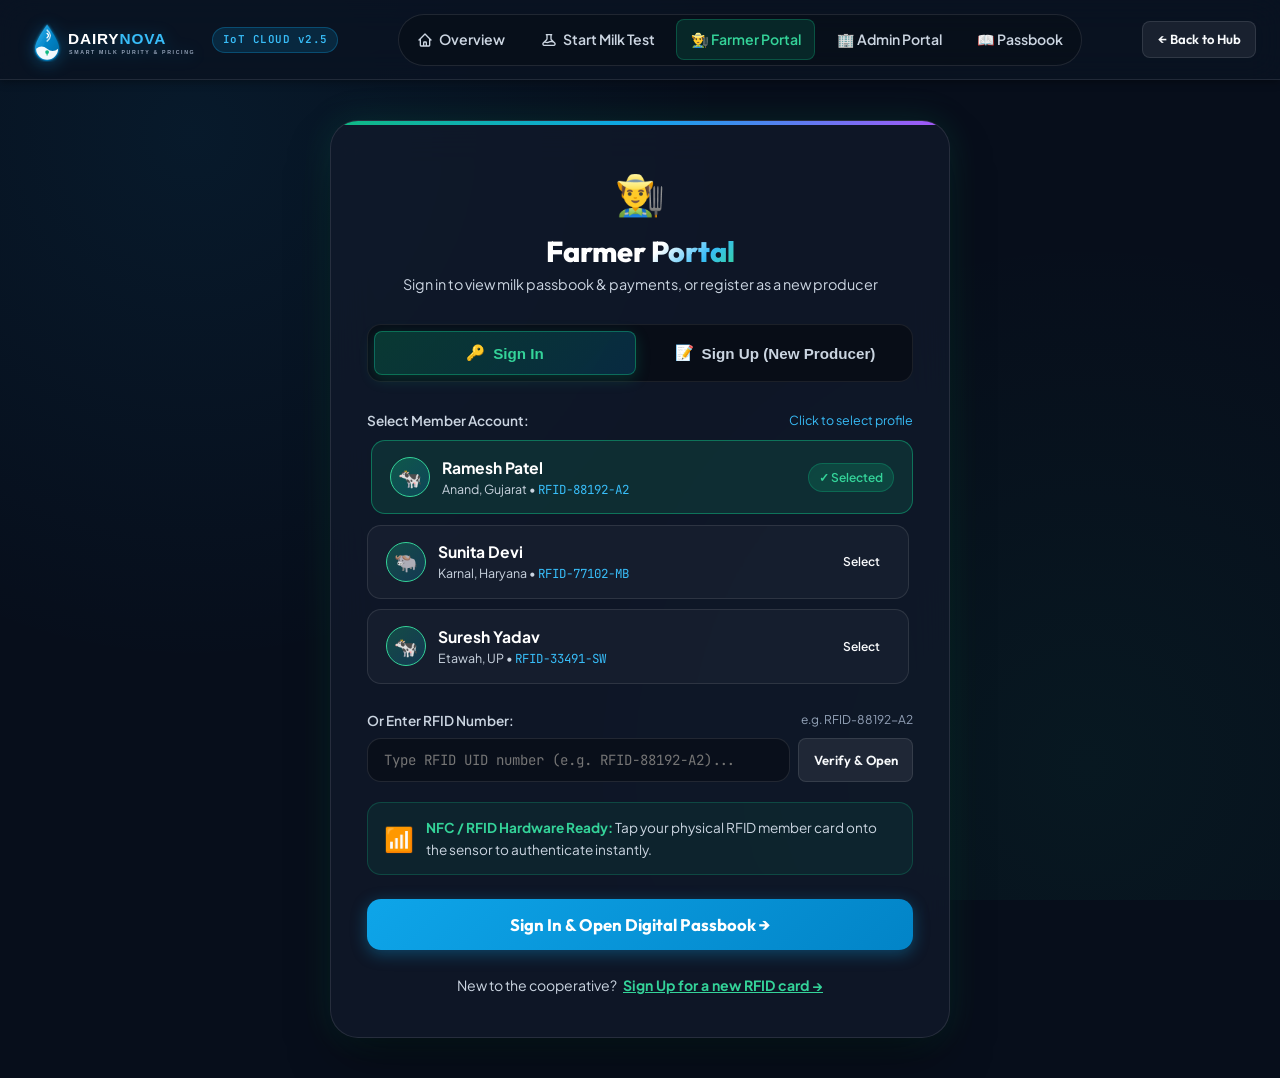
<file: farmer-auth.html>
<!DOCTYPE html>
<html lang="en">
<head>
  <meta charset="UTF-8">
  <meta name="viewport" content="width=device-width, initial-scale=1.0">
  <title>Farmer Sign In &amp; Sign Up | DAIRY NOVA Smart Milk System</title>
  <meta name="description" content="Dedicated Farmer Authentication & Registration Portal for Dairy Nova Smart Milk System.">
  <link rel="icon" type="image/svg+xml" href="assets/logo.svg">
  <link rel="manifest" href="manifest.json">
  <meta name="theme-color" content="#070e1b">
  <meta name="mobile-web-app-capable" content="yes">
  <meta name="apple-mobile-web-app-capable" content="yes">
  <meta name="apple-mobile-web-app-status-bar-style" content="black-translucent">
  <link rel="apple-touch-icon" href="assets/icon-192.png">
  <link rel="stylesheet" href="css/style.css">
  <link rel="stylesheet" href="css/components.css">
  <style>
    .auth-page-wrapper {
      min-height: calc(100vh - 80px);
      display: flex;
      align-items: center;
      justify-content: center;
      padding: 2.5rem 1.5rem;
    }
    .auth-card-container {
      width: 100%;
      max-width: 620px;
      background: rgba(18, 26, 43, 0.75);
      backdrop-filter: blur(20px);
      -webkit-backdrop-filter: blur(20px);
      border: 1px solid rgba(255, 255, 255, 0.1);
      border-radius: var(--radius-xl);
      padding: 2.5rem 2.25rem;
      box-shadow: 0 25px 50px -12px rgba(0, 0, 0, 0.5), 0 0 35px rgba(16, 185, 129, 0.15);
      position: relative;
      overflow: hidden;
    }
    .auth-card-container::before {
      content: "";
      position: absolute;
      top: 0;
      left: 0;
      right: 0;
      height: 4px;
      background: linear-gradient(90deg, #10b981, #0ea5e9, #a855f7);
    }
    .auth-tab-bar {
      display: grid;
      grid-template-columns: 1fr 1fr;
      gap: 8px;
      background: rgba(0, 0, 0, 0.4);
      padding: 6px;
      border-radius: var(--radius-md);
      border: 1px solid rgba(255, 255, 255, 0.08);
      margin: 1.75rem 0;
    }
    .auth-tab-btn {
      display: flex;
      align-items: center;
      justify-content: center;
      gap: 8px;
      padding: 0.75rem 1rem;
      border-radius: var(--radius-sm);
      background: transparent;
      border: none;
      color: var(--text-muted);
      font-size: 0.95rem;
      font-weight: 700;
      cursor: pointer;
      transition: all var(--transition-fast);
    }
    .auth-tab-btn:hover {
      color: #ffffff;
      background: rgba(255, 255, 255, 0.05);
    }
    .auth-tab-btn.active {
      background: linear-gradient(135deg, rgba(16, 185, 129, 0.25), rgba(14, 165, 233, 0.2));
      border: 1px solid rgba(16, 185, 129, 0.45);
      color: #34d399;
      box-shadow: 0 4px 15px rgba(16, 185, 129, 0.2);
    }
    .auth-panel {
      display: none;
      animation: fadeIn 0.3s ease-in-out;
    }
    .auth-panel.active {
      display: block;
    }
    .quick-farmer-item {
      display: flex;
      align-items: center;
      justify-content: space-between;
      background: rgba(255, 255, 255, 0.03);
      border: 1px solid var(--border-glass);
      border-radius: var(--radius-md);
      padding: 0.85rem 1.1rem;
      cursor: pointer;
      transition: all var(--transition-fast);
      margin-bottom: 0.65rem;
    }
    .quick-farmer-item:hover, .quick-farmer-item.selected {
      background: rgba(16, 185, 129, 0.14);
      border-color: rgba(16, 185, 129, 0.5);
      transform: translateX(4px);
    }
    .nav-link-btn {
      text-decoration: none;
      color: var(--text-muted);
      font-size: 0.88rem;
      font-weight: 600;
      padding: 0.5rem 0.85rem;
      border-radius: var(--radius-sm);
      transition: all 0.2s;
      display: inline-flex;
      align-items: center;
      gap: 6px;
    }
    .nav-link-btn:hover, .nav-link-btn.active {
      color: #ffffff;
      background: rgba(255, 255, 255, 0.08);
    }
    .nav-link-btn.active {
      color: #34d399;
      background: rgba(16, 185, 129, 0.15);
      border: 1px solid rgba(16, 185, 129, 0.3);
    }
  </style>
</head>
<body>

  <!-- ==================== HEADER & GLOBAL NAVIGATION ==================== -->
  <header class="header-glass">
    <div class="nav-container">
      <a href="index.html" class="brand-wrapper" title="DAIRY NOVA" style="text-decoration: none;">
        <img src="assets/logo.svg" alt="DAIRY NOVA" class="brand-logo-img">
        <span class="brand-badge">IoT CLOUD v2.5</span>
      </a>

      <nav class="nav-tabs" style="display: flex; gap: 8px;">
        <a href="index.html" class="nav-link-btn">
          <svg width="16" height="16" fill="none" stroke="currentColor" viewBox="0 0 24 24"><path stroke-linecap="round" stroke-linejoin="round" stroke-width="2" d="M3 12l2-2m0 0l7-7 7 7M5 10v10a1 1 0 001 1h3m10-11l2 2m-2-2v10a1 1 0 01-1 1h-3m-6 0a1 1 0 001-1v-4a1 1 0 011-1h2a1 1 0 011 1v4a1 1 0 001 1m-6 0h6"/></svg>
          Overview
        </a>
        <a href="testing.html" class="nav-link-btn">
          <svg width="16" height="16" fill="none" stroke="currentColor" viewBox="0 0 24 24"><path stroke-linecap="round" stroke-linejoin="round" stroke-width="2" d="M19.428 15.428a2 2 0 00-1.022-.547l-2.387-.477a6 6 0 00-3.86.517l-.318.158a6 6 0 01-3.86.517L6.05 15.21a2 2 0 00-1.806.547M8 4h8l-1 1v5.172a2 2 0 00.586 1.414l5 5c1.26 1.26.367 3.414-1.415 3.414H4.828c-1.782 0-2.674-2.154-1.414-3.414l5-5A2 2 0 009 10.172V5L8 4z"/></svg>
          Start Milk Test
        </a>
        <a href="farmer-auth.html" class="nav-link-btn active">
          👨‍🌾 Farmer Portal
        </a>
        <a href="/admin" class="nav-link-btn">
          🏢 Admin Portal
        </a>
        <a href="index.html#passbook" class="nav-link-btn">
          📖 Passbook
        </a>
      </nav>

      <div class="header-actions">
        <a href="index.html" class="btn btn-secondary btn-sm" style="text-decoration: none;">
          &larr; Back to Hub
        </a>
      </div>
    </div>
  </header>

  <!-- ==================== MAIN AUTH VIEW ==================== -->
  <main class="auth-page-wrapper">
    <div class="auth-card-container">
      
      <!-- Top Title -->
      <div style="text-align: center;">
        <div style="font-size: 2.5rem; margin-bottom: 0.5rem;">👨‍🌾</div>
        <h1 style="font-size: 1.8rem; font-weight: 800; color: #ffffff; margin-bottom: 0.25rem;">
          Farmer <span class="gradient-text">Portal</span>
        </h1>
        <p style="color: var(--text-muted); font-size: 0.9rem;" id="auth-subtitle">
          Sign in to view milk passbook &amp; payments, or register as a new producer
        </p>
      </div>

      <!-- Segmented Tabs: Sign In / Sign Up -->
      <div class="auth-tab-bar">
        <button type="button" class="auth-tab-btn active" id="tab-signin-btn" onclick="setAuthTab('signin')">
          <span>🔑</span> Sign In
        </button>
        <button type="button" class="auth-tab-btn" id="tab-signup-btn" onclick="setAuthTab('signup')">
          <span>📝</span> Sign Up (New Producer)
        </button>
      </div>

      <!-- TAB 1: SIGN IN PANEL -->
      <div class="auth-panel active" id="panel-signin">
        <div style="margin-bottom: 1.25rem;">
          <div style="display: flex; justify-content: space-between; align-items: center; margin-bottom: 0.5rem;">
            <label class="form-label" style="margin-bottom: 0;">Select Member Account:</label>
            <span style="font-size: 0.78rem; color: var(--primary-light);">Click to select profile</span>
          </div>
          <div id="quick-farmers-list" style="max-height: 250px; overflow-y: auto; padding-right: 4px;">
            <!-- Dynamically populated from Database -->
          </div>
        </div>

        <!-- Manual RFID Number Entry -->
        <div style="margin-bottom: 1.25rem;">
          <label class="form-label" for="signin-rfid-input" style="display: flex; justify-content: space-between;">
            <span>Or Enter RFID Number:</span>
            <span style="font-size: 0.75rem; color: var(--text-dim); font-weight: normal;">e.g. RFID-88192-A2</span>
          </label>
          <div style="display: flex; gap: 8px;">
            <input type="text" id="signin-rfid-input" class="form-input" placeholder="Type RFID UID number (e.g. RFID-88192-A2)..." onkeydown="if (event.key === 'Enter') handleRfidInputSignIn(this.value)" style="font-family: var(--font-mono); font-size: 0.88rem;">
            <button type="button" class="btn btn-secondary btn-sm" onclick="handleRfidInputSignIn(document.getElementById('signin-rfid-input').value)" style="white-space: nowrap; padding: 0.5rem 0.9rem;">
              Verify &amp; Open
            </button>
          </div>
        </div>

        <div style="background: rgba(16, 185, 129, 0.08); border: 1px solid rgba(16, 185, 129, 0.25); border-radius: var(--radius-md); padding: 0.85rem 1rem; display: flex; align-items: center; gap: 12px; margin-bottom: 1.5rem;">
          <span style="font-size: 1.5rem;">📶</span>
          <div style="font-size: 0.85rem; color: var(--text-muted);">
            <strong style="color: #34d399;">NFC / RFID Hardware Ready:</strong> Tap your physical RFID member card onto the sensor to authenticate instantly.
          </div>
        </div>

        <button type="button" class="btn btn-primary btn-block" onclick="handleSignInSubmit()" style="padding: 0.95rem; font-size: 1.05rem; font-weight: 700; width: 100%;">
          Sign In &amp; Open Digital Passbook &rarr;
        </button>

        <div style="text-align: center; margin-top: 1.5rem; font-size: 0.88rem; color: var(--text-muted);">
          New to the cooperative?
          <a href="javascript:void(0)" onclick="setAuthTab('signup')" style="color: #34d399; font-weight: 700; text-decoration: underline; margin-left: 4px;">
            Sign Up for a new RFID card &rarr;
          </a>
        </div>
      </div>

      <!-- TAB 2: SIGN UP PANEL -->
      <div class="auth-panel" id="panel-signup">
        <form id="auth-signup-form" onsubmit="handleSignUpSubmit(event)">
          
          <!-- Auto Generated Farmer ID -->
          <div class="form-group">
            <div style="display: flex; justify-content: space-between; align-items: center; margin-bottom: 4px;">
              <label class="form-label" for="signup-farmer-id" style="margin-bottom: 0;">Farmer ID *</label>
              <span style="font-size: 0.72rem; color: var(--primary-light); font-family: var(--font-mono);">AUTO-GENERATED / UNIQUE</span>
            </div>
            <input type="text" id="signup-farmer-id" class="form-input" style="font-family: var(--font-mono); font-weight: 700; color: var(--primary-light); letter-spacing: 0.5px;" readonly>
          </div>

          <!-- Full Name -->
          <div class="form-group">
            <label class="form-label" for="signup-name">Full Name *</label>
            <input type="text" id="signup-name" class="form-input" placeholder="e.g., Ramesh Patel" required>
          </div>

          <!-- Mobile Phone -->
          <div class="form-group">
            <label class="form-label" for="signup-phone">Mobile Number *</label>
            <input type="tel" id="signup-phone" class="form-input" placeholder="+91 98765 43210" required>
          </div>

          <!-- Village & District -->
          <div style="display: grid; grid-template-columns: 1fr 1fr; gap: 1rem;">
            <div class="form-group">
              <label class="form-label" for="signup-village">Village *</label>
              <input type="text" id="signup-village" class="form-input" placeholder="e.g., Anand, Rampur" required>
            </div>
            <div class="form-group">
              <label class="form-label" for="signup-district">District *</label>
              <input type="text" id="signup-district" class="form-input" placeholder="e.g., Kheda, Karnal" required>
            </div>
          </div>

          <!-- Milk Category -->
          <div class="form-group">
            <label class="form-label" for="signup-milk-type">Milk Category *</label>
            <select id="signup-milk-type" class="form-input" style="cursor: pointer;">
              <option value="Cow Milk">Cow Milk (A2 Gir / Sahiwal Indigenous)</option>
              <option value="Buffalo Milk">Buffalo Milk (Murrah High-Fat &amp; SNF)</option>
              <option value="Mixed Dairy">Mixed Dairy Milk</option>
            </select>
          </div>

          <!-- Bank Account / UPI -->
          <div class="form-group">
            <label class="form-label" for="signup-bank">Bank Account / UPI for DBT Settlement *</label>
            <input type="text" id="signup-bank" class="form-input" placeholder="e.g., SBI ****4918 or name@upi" required>
          </div>

          <!-- Auto-generated RFID UID -->
          <div class="form-group" style="background: rgba(14, 165, 233, 0.08); border: 1px dashed rgba(14, 165, 233, 0.35); border-radius: var(--radius-md); padding: 0.85rem 1rem;">
            <div style="display: flex; justify-content: space-between; align-items: center; margin-bottom: 4px;">
              <label class="form-label" for="signup-rfid" style="margin-bottom: 0; font-size: 0.78rem; color: var(--primary-light);">
                📶 Assigned RFID Smart Card UID
              </label>
              <span style="font-size: 0.72rem; color: #10b981; font-weight: 700;">READY TO ENCODE</span>
            </div>
            <input type="text" id="signup-rfid" class="form-input" readonly style="font-family: var(--font-mono); font-size: 0.92rem; background: transparent; border: none; padding: 0; color: #ffffff;">
          </div>

          <button type="submit" class="btn btn-success btn-block" style="padding: 0.95rem; font-size: 1.05rem; font-weight: 700; width: 100%;">
            Complete Sign Up &amp; Open Passbook &rarr;
          </button>

          <div style="text-align: center; margin-top: 1.25rem; font-size: 0.88rem; color: var(--text-muted);">
            Already have an account?
            <a href="javascript:void(0)" onclick="setAuthTab('signin')" style="color: #38bdf8; font-weight: 700; text-decoration: underline; margin-left: 4px;">
              Sign In Here &rarr;
            </a>
          </div>
        </form>
      </div>

    </div>
  </main>

  <script src="js/database.js"></script>
  <script src="js/audio.js"></script>
  <script>
    let selectedFarmerId = null;

    function renderFarmerList() {
      const container = document.getElementById('quick-farmers-list');
      if (!container) return;
      const farmers = window.db.getFarmers();
      if (!selectedFarmerId && farmers.length > 0) {
        selectedFarmerId = farmers[0].id;
      }

      container.innerHTML = farmers.map(f => `
        <div class="quick-farmer-item ${f.id === selectedFarmerId ? 'selected' : ''}" onclick="selectFarmer('${f.id}')">
          <div style="display: flex; align-items: center; gap: 12px;">
            <div style="width: 40px; height: 40px; border-radius: 50%; background: linear-gradient(135deg, rgba(16, 185, 129, 0.3), rgba(14, 165, 233, 0.2)); border: 1.5px solid var(--success-light); display: flex; align-items: center; justify-content: center; font-size: 1.2rem;">
              ${f.cattleType === 'Buffalo' ? '🐃' : '🐄'}
            </div>
            <div>
              <strong style="color: #ffffff; font-size: 0.98rem; display: block;">${f.name}</strong>
              <div style="font-size: 0.78rem; color: var(--text-muted);">
                ${f.village} &bull; <span style="font-family: var(--font-mono); color: var(--primary-light);">${f.rfid}</span>
              </div>
            </div>
          </div>
          <span class="badge ${f.id === selectedFarmerId ? 'badge-success' : 'badge-outline'}" style="font-size: 0.75rem;">
            ${f.id === selectedFarmerId ? '✓ Selected' : 'Select'}
          </span>
        </div>
      `).join('');
    }

    function selectFarmer(id) {
      selectedFarmerId = id;
      renderFarmerList();
      if (window.soundCtrl) window.soundCtrl.playTick();
    }

    function setAuthTab(tab) {
      const btnSignin = document.getElementById('tab-signin-btn');
      const btnSignup = document.getElementById('tab-signup-btn');
      const panelSignin = document.getElementById('panel-signin');
      const panelSignup = document.getElementById('panel-signup');
      const sub = document.getElementById('auth-subtitle');

      if (tab === 'signup') {
        btnSignin.classList.remove('active');
        btnSignup.classList.add('active');
        panelSignin.classList.remove('active');
        panelSignup.classList.add('active');
        sub.textContent = 'Register producer profile & issue smart contactless RFID card';

        // Auto-generate next IDs
        const farmers = window.db.getFarmers();
        const nextNum = 1080 + farmers.length + 1;
        document.getElementById('signup-farmer-id').value = `FARM-${nextNum}`;
        const randomHex = Math.floor(10000 + Math.random() * 90000);
        document.getElementById('signup-rfid').value = `RFID-${randomHex}-DD`;
        setTimeout(() => document.getElementById('signup-name').focus(), 150);
      } else {
        btnSignin.classList.add('active');
        btnSignup.classList.remove('active');
        panelSignin.classList.add('active');
        panelSignup.classList.remove('active');
        sub.textContent = 'Sign in to view milk passbook & payments, or register as a new producer';
        renderFarmerList();
      }
      if (window.soundCtrl) window.soundCtrl.playTick();
    }

    function handleRfidInputSignIn(rfidVal) {
      if (!rfidVal || !rfidVal.trim()) {
        alert('Please enter an RFID number (e.g. RFID-88192-A2).');
        return;
      }
      const q = rfidVal.trim().toLowerCase();
      const farmers = window.db.getFarmers();
      const farmer = farmers.find(f => 
        (f.rfid && f.rfid.toLowerCase() === q) || 
        (f.id && f.id.toLowerCase() === q) || 
        (f.rfid && f.rfid.toLowerCase().replace(/[^a-z0-9]/g, '') === q.replace(/[^a-z0-9]/g, ''))
      );
      if (!farmer) {
        alert(`RFID "${rfidVal}" not found in registered database. Please verify or register.`);
        return;
      }
      localStorage.setItem('dairy_nova_active_farmer', JSON.stringify(farmer));
      localStorage.setItem('dairy_dova_active_farmer', JSON.stringify(farmer));
      if (window.soundCtrl) window.soundCtrl.playSuccessChime();
      window.location.href = `index.html?farmer=${farmer.id}#passbook`;
    }

    function handleSignInSubmit() {
      const rfidInput = document.getElementById('signin-rfid-input');
      if (rfidInput && rfidInput.value.trim()) {
        handleRfidInputSignIn(rfidInput.value);
        return;
      }
      if (!selectedFarmerId) {
        alert('Please select a farmer profile or enter an RFID number to sign in.');
        return;
      }
      const farmer = window.db.getFarmerById(selectedFarmerId);
      localStorage.setItem('dairy_nova_active_farmer', JSON.stringify(farmer));
      localStorage.setItem('dairy_dova_active_farmer', JSON.stringify(farmer));
      if (window.soundCtrl) window.soundCtrl.playSuccessChime();
      window.location.href = `index.html?farmer=${farmer.id}#passbook`;
    }

    function handleSignUpSubmit(e) {
      e.preventDefault();
      const farmerId = document.getElementById('signup-farmer-id').value.trim();
      const name = document.getElementById('signup-name').value.trim();
      const phone = document.getElementById('signup-phone').value.trim();
      const village = document.getElementById('signup-village').value.trim();
      const district = document.getElementById('signup-district').value.trim();
      const milkType = document.getElementById('signup-milk-type').value;
      const bankAccount = document.getElementById('signup-bank').value.trim();
      const rfid = document.getElementById('signup-rfid').value.trim();

      const cattleType = milkType.includes('Buffalo') ? 'Buffalo' : 'Cow';
      const breed = milkType.includes('Buffalo') ? 'Murrah High-Yield Buffalo' : 'A2 Gir Indigenous Cow';

      const newFarmer = window.db.addFarmer({
        id: farmerId,
        name: name,
        phone: phone,
        village: district ? `${village}, ${district}` : village,
        district: district,
        villageOnly: village,
        milkType: milkType,
        cattleType: cattleType,
        breed: breed,
        bankAccount: bankAccount,
        rfid: rfid,
        loyaltyTier: "Gold Tier Member",
        rating: "Grade A+ Registered"
      });

      localStorage.setItem('dairy_nova_active_farmer', JSON.stringify(newFarmer));
      localStorage.setItem('dairy_dova_active_farmer', JSON.stringify(newFarmer));
      if (window.soundCtrl) window.soundCtrl.playSuccessChime();
      alert(`🎉 Welcome to Dairy Nova, ${name}! Your RFID Card UID: ${rfid} has been issued.`);
      window.location.href = 'index.html#passbook';
    }

    window.addEventListener('DOMContentLoaded', () => {
      localStorage.removeItem('dairy_heritage_wallpaper');
      document.body.classList.remove('theme-heritage-pasture');

      if (window.location.protocol === 'file:') {
        document.querySelectorAll('a[href="/admin"]').forEach(el => el.setAttribute('href', 'admin.html'));
      }

      renderFarmerList();
      const urlParams = new URLSearchParams(window.location.search);
      if (urlParams.get('mode') === 'signup') {
        setAuthTab('signup');
      }
    });
  </script>
</body>
</html>
</file>
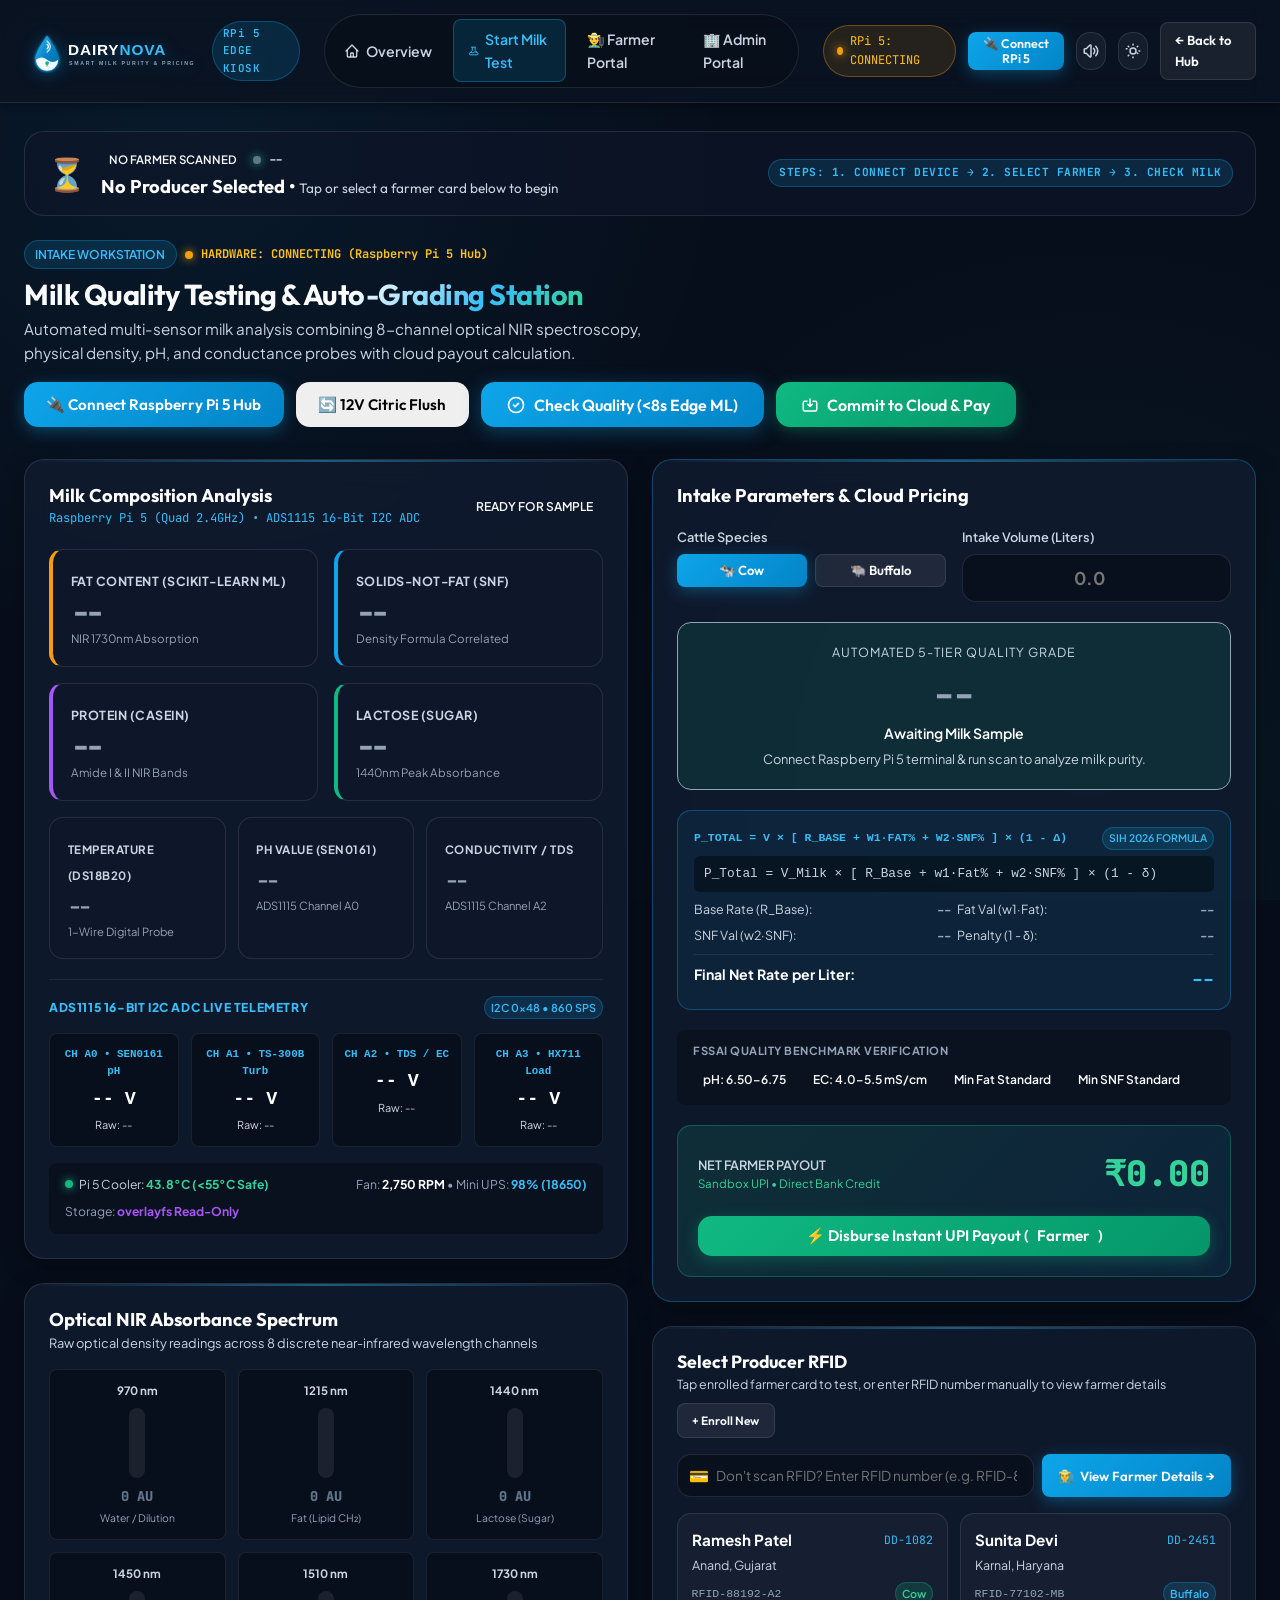
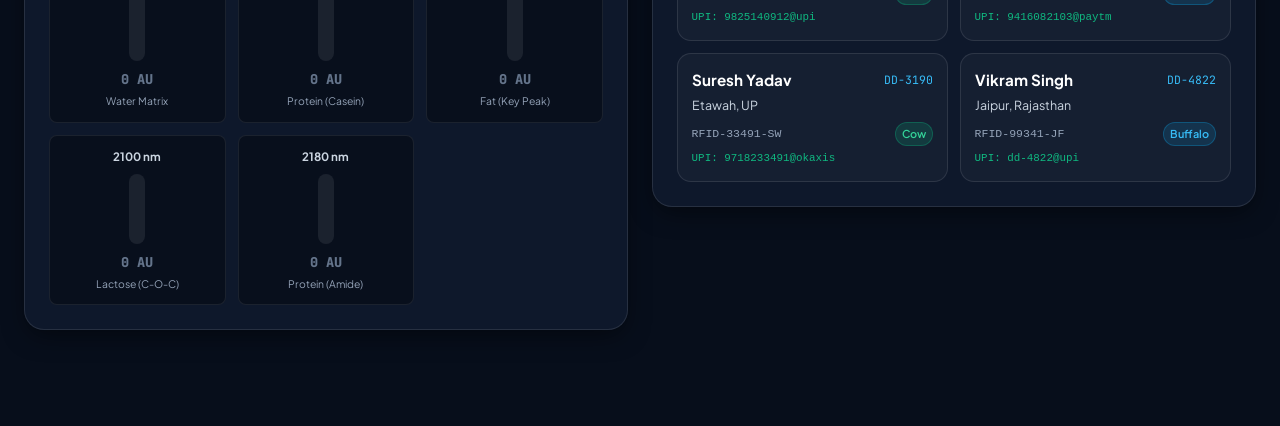
<file: testing.html>
<!DOCTYPE html>
<html lang="en">
<head>
  <meta charset="UTF-8">
  <meta name="viewport" content="width=device-width, initial-scale=1.0">
  <title>Milk Testing Station &amp; RFID Intake | DAIRY NOVA</title>
  <meta name="description" content="Dedicated Milk Testing Station workstation with IoT NIR multi-sensor analysis, RFID farmer identification, and automated quality grading.">
  <link rel="icon" type="image/svg+xml" href="assets/logo.svg">
  <link rel="manifest" href="manifest.json">
  <meta name="theme-color" content="#070e1b">
  <meta name="mobile-web-app-capable" content="yes">
  <meta name="apple-mobile-web-app-capable" content="yes">
  <meta name="apple-mobile-web-app-status-bar-style" content="black-translucent">
  <link rel="apple-touch-icon" href="assets/icon-192.png">
  <link rel="stylesheet" href="css/style.css">
  <link rel="stylesheet" href="css/components.css">
  <style>
    .testing-page-container {
      max-width: 1440px;
      margin: 0 auto;
      padding: 1.75rem 1.5rem 4rem;
    }
    .nav-link-btn {
      text-decoration: none;
      color: var(--text-muted);
      font-size: 0.88rem;
      font-weight: 600;
      padding: 0.5rem 0.85rem;
      border-radius: var(--radius-sm);
      transition: all 0.2s;
      display: inline-flex;
      align-items: center;
      gap: 6px;
    }
    .nav-link-btn:hover, .nav-link-btn.active {
      color: #ffffff;
      background: rgba(255, 255, 255, 0.08);
    }
    .nav-link-btn.active {
      color: #38bdf8;
      background: rgba(14, 165, 233, 0.15);
      border: 1px solid rgba(14, 165, 233, 0.35);
    }
    .sensor-reading-box {
      background: rgba(15, 23, 42, 0.6);
      border: 1px solid var(--border-glass);
      border-radius: var(--radius-md);
      padding: 1.1rem;
      position: relative;
      transition: all var(--transition-fast);
    }
    .sensor-reading-box:hover {
      border-color: rgba(56, 189, 248, 0.4);
      transform: translateY(-2px);
    }
    .sensor-val {
      font-size: 1.75rem;
      font-weight: 800;
      font-family: var(--font-mono);
      margin: 0.35rem 0 0.2rem;
    }
    .nir-spectrum-container {
      display: grid;
      grid-template-columns: repeat(auto-fit, minmax(130px, 1fr));
      gap: 0.75rem;
      margin-top: 1rem;
    }
    .nir-bar-card {
      background: rgba(0, 0, 0, 0.35);
      border: 1px solid rgba(255, 255, 255, 0.08);
      border-radius: var(--radius-sm);
      padding: 0.75rem 0.6rem;
      text-align: center;
    }
    .nir-bar-track {
      height: 70px;
      width: 16px;
      background: rgba(255, 255, 255, 0.08);
      border-radius: 8px;
      margin: 0.5rem auto;
      display: flex;
      flex-direction: column-reverse;
      overflow: hidden;
    }
    .nir-bar-fill {
      width: 100%;
      transition: height 0.4s ease;
      border-radius: 8px;
    }
    .receipt-modal-overlay {
      position: fixed;
      top: 0;
      left: 0;
      width: 100%;
      height: 100%;
      background: rgba(0, 0, 0, 0.85);
      backdrop-filter: blur(12px);
      -webkit-backdrop-filter: blur(12px);
      display: none;
      align-items: center;
      justify-content: center;
      z-index: 2000;
      padding: 1rem;
    }
    .receipt-modal-box {
      max-width: 480px;
      width: 100%;
      max-height: 90vh;
      overflow-y: auto;
      position: relative;
    }
    .adc-channel-grid {
      display: grid;
      grid-template-columns: repeat(4, 1fr);
      gap: 0.75rem;
      margin-top: 0.85rem;
    }
    .adc-channel-box {
      background: rgba(0, 0, 0, 0.35);
      border: 1px solid rgba(255, 255, 255, 0.08);
      border-radius: 8px;
      padding: 0.75rem 0.65rem;
      text-align: center;
    }
    .adc-channel-tag {
      font-size: 0.68rem;
      font-weight: 800;
      color: #38bdf8;
      font-family: monospace;
    }
    .adc-channel-volt {
      font-size: 1.15rem;
      font-weight: 800;
      font-family: monospace;
      color: #ffffff;
      margin: 4px 0 2px;
    }
    .adc-channel-raw {
      font-size: 0.68rem;
      color: var(--text-muted);
    }
  </style>
</head>
<body>

  <!-- ==================== HEADER & GLOBAL NAVIGATION ==================== -->
  <header class="header-glass">
    <div class="nav-container">
      <a href="index.html" class="brand-wrapper" title="DAIRY NOVA" style="text-decoration: none;">
        <img src="assets/logo.svg" alt="DAIRY NOVA" class="brand-logo-img">
        <span class="brand-badge">RPi 5 EDGE KIOSK</span>
      </a>

      <nav class="nav-tabs" style="display: flex; gap: 8px; align-items: center;">
        <a href="index.html" class="nav-link-btn">
          <svg width="16" height="16" fill="none" stroke="currentColor" viewBox="0 0 24 24"><path stroke-linecap="round" stroke-linejoin="round" stroke-width="2" d="M3 12l2-2m0 0l7-7 7 7M5 10v10a1 1 0 001 1h3m10-11l2 2m-2-2v10a1 1 0 01-1 1h-3m-6 0a1 1 0 001-1v-4a1 1 0 011-1h2a1 1 0 011 1v4a1 1 0 001 1m-6 0h6"/></svg>
          Overview
        </a>
        <a href="testing.html" class="nav-link-btn active">
          <svg width="16" height="16" fill="none" stroke="currentColor" viewBox="0 0 24 24"><path stroke-linecap="round" stroke-linejoin="round" stroke-width="2" d="M19.428 15.428a2 2 0 00-1.022-.547l-2.387-.477a6 6 0 00-3.86.517l-.318.158a6 6 0 01-3.86.517L6.05 15.21a2 2 0 00-1.806.547M8 4h8l-1 1v5.172a2 2 0 00.586 1.414l5 5c1.26 1.26.367 3.414-1.415 3.414H4.828c-1.782 0-2.674-2.154-1.414-3.414l5-5A2 2 0 009 10.172V5L8 4z"/></svg>
          Start Milk Test
        </a>
        <a href="farmer-auth.html" class="nav-link-btn">
          👨‍🌾 Farmer Portal
        </a>
        <a href="/admin" class="nav-link-btn">
          🏢 Admin Portal
        </a>
      </nav>

      <div class="header-actions">
        <!-- Hardware Connectivity Status Pill (Shows CONNECTED when device is connected, otherwise CONNECTING) -->
        <div class="iot-pill connecting" id="iot-status-pill" onclick="toggleHardwareConnection()" style="cursor: pointer;" title="Click to Connect/Disconnect Hardware">
          <div class="live-dot dot-connecting" id="iot-status-dot"></div>
          <span id="iot-status-text">DEVICE: CONNECTING</span>
        </div>
        <button class="btn btn-sm btn-primary" id="btn-header-connect-device" onclick="toggleHardwareConnection()" style="font-size: 0.78rem; padding: 4px 10px;">
          🔌 Connect Device
        </button>

        <button class="sound-toggle-btn" id="sound-toggle-btn" title="Toggle Sound">
          <svg width="18" height="18" fill="none" stroke="currentColor" viewBox="0 0 24 24"><path stroke-linecap="round" stroke-linejoin="round" stroke-width="2" d="M15.536 8.464a5 5 0 010 7.072m2.828-9.9a9 9 0 010 12.728M5.586 15H4a1 1 0 01-1-1v-4a1 1 0 011-1h1.586l4.707-4.707C10.923 3.663 12 4.109 12 5v14c0 .891-1.077 1.337-1.707.707L5.586 15z"/></svg>
        </button>
        <button class="theme-toggle-btn" id="theme-toggle-btn" title="Toggle Theme">
          <svg width="18" height="18" fill="none" stroke="currentColor" viewBox="0 0 24 24"><path stroke-linecap="round" stroke-linejoin="round" stroke-width="2" d="M12 3v1m0 16v1m9-9h-1M4 9h-1m15.364 6.364l-.707-.707M6.343 6.343l-.707-.707m12.728 0l-.707.707M6.343 17.657l-.707.707M16 12a4 4 0 11-8 0 4 4 0 018 0z"/></svg>
        </button>
        <a href="index.html" class="btn btn-secondary btn-sm" style="text-decoration: none;">
          &larr; Back to Hub
        </a>
      </div>
    </div>
  </header>

  <!-- ==================== MAIN TESTING WORKSTATION ==================== -->
  <main class="testing-page-container">

    <!-- RFID INTAKE SESSION BANNER (CLEAN INITIAL STATE) -->
    <div class="rfid-session-active-card" id="rfid-session-banner" style="margin-bottom: 1.5rem; background: rgba(15, 23, 42, 0.6); border: 1.5px solid var(--border-glass); border-radius: var(--radius-lg); padding: 1rem 1.4rem;">
      <div style="display: flex; align-items: center; justify-content: space-between; flex-wrap: wrap; gap: 1rem;">
        <div style="display: flex; align-items: center; gap: 14px;">
          <div style="font-size: 2rem;" id="rfid-session-avatar">⏳</div>
          <div>
            <div style="display: flex; align-items: center; gap: 8px;">
              <span class="badge badge-secondary" id="rfid-badge-status" style="font-size: 0.72rem; padding: 2px 8px;">NO FARMER SCANNED</span>
              <span class="live-dot" id="rfid-live-dot" style="background: #64748b;"></span>
              <span style="font-size: 0.78rem; color: var(--text-muted); font-family: var(--font-mono); font-weight: 700;" id="rfid-session-uid">--</span>
            </div>
            <h3 style="font-size: 1.15rem; margin-top: 3px; color: #ffffff;">
              <span id="rfid-session-farmer-name">No Producer Selected</span> &bull; <span id="rfid-session-village" style="color: var(--text-muted); font-size: 0.85rem; font-weight: normal;">Tap or select a farmer card below to begin</span>
            </h3>
          </div>
        </div>
        <div style="display: flex; gap: 8px; align-items: center;">
          <span class="hub-pill pill-cyan">STEPS: 1. CONNECT DEVICE &rarr; 2. SELECT FARMER &rarr; 3. CHECK MILK</span>
        </div>
      </div>
    </div>

    <!-- SECTION TITLE & ACTION CONTROLS -->
    <div class="section-header">
      <div>
        <div style="display: flex; align-items: center; gap: 8px;">
          <span class="badge badge-primary">INTAKE WORKSTATION</span>
          <span class="live-dot dot-connecting" id="header-workstation-dot"></span>
          <span style="font-size: 0.75rem; color: #fbbf24; font-family: var(--font-mono); font-weight: 700;" id="header-workstation-text">HARDWARE: CONNECTING</span>
        </div>
        <h1 class="section-title" style="font-size: 1.8rem; margin-top: 0.4rem;">
          Milk Quality Testing &amp; <span class="gradient-text">Auto-Grading Station</span>
        </h1>
        <p class="section-desc">
          Automated multi-sensor milk analysis combining 8-channel optical NIR spectroscopy, physical density, pH, and conductance probes with cloud payout calculation.
        </p>
      </div>

      <div style="display: flex; gap: 0.75rem; flex-wrap: wrap;">
        <button class="btn btn-primary" id="btn-workstation-device" onclick="toggleHardwareConnection()">
          🔌 Connect Raspberry Pi 5 Hub
        </button>
        <button class="btn btn-outline" id="btn-citric-flush" onclick="runCitricFlushRoutine()" title="Actuate 12V Peristaltic Pump (Citric Acid Wash to clear fat residue)">
          🔄 12V Citric Flush
        </button>
        <button class="btn btn-primary" id="btn-run-scan" onclick="runLiveIntakeScan()" style="padding: 0.8rem 1.6rem; font-size: 1rem; box-shadow: 0 4px 20px var(--primary-glow);">
          <svg width="20" height="20" fill="none" stroke="currentColor" viewBox="0 0 24 24"><path stroke-linecap="round" stroke-linejoin="round" stroke-width="2" d="M9 12l2 2 4-4m6 2a9 9 0 11-18 0 9 9 0 0118 0z"/></svg>
          Check Quality (<8s Edge ML)
        </button>
        <button class="btn btn-success" id="btn-commit-intake" onclick="commitIntakeToCloud()" style="padding: 0.8rem 1.6rem; font-size: 1rem;">
          <svg width="18" height="18" fill="none" stroke="currentColor" viewBox="0 0 24 24"><path stroke-linecap="round" stroke-linejoin="round" stroke-width="2" d="M8 7H5a2 2 0 00-2 2v9a2 2 0 002 2h14a2 2 0 002-2V9a2 2 0 00-2-2h-3m-1 4l-3 3m0 0l-3-3m3 3V4"/></svg>
          Commit to Cloud &amp; Pay
        </button>
      </div>
    </div>

    <!-- MAIN TWO COLUMN WORKSTATION GRID -->
    <div class="grid-2" style="margin-bottom: 2rem; align-items: start;">
      
      <!-- LEFT COLUMN: SENSORS & NIR READOUTS (CLEAN INITIAL STATE) -->
      <div style="display: flex; flex-direction: column; gap: 1.5rem;">
        
        <!-- Live Composition Metrics Card -->
        <div class="card-glass">
          <div style="display: flex; justify-content: space-between; align-items: center; margin-bottom: 1.25rem;">
            <div>
              <h3 style="font-size: 1.15rem; color: #ffffff; margin: 0;">Milk Composition Analysis</h3>
              <div style="font-size: 0.76rem; color: #38bdf8; font-family: var(--font-mono); margin-top: 2px;">
                Raspberry Pi 5 (Quad 2.4GHz) &bull; ADS1115 16-Bit I2C ADC
              </div>
            </div>
            <span class="badge badge-secondary" id="composition-badge">READY FOR SAMPLE</span>
          </div>

          <div style="display: grid; grid-template-columns: repeat(2, 1fr); gap: 1rem;">
            <div class="sensor-reading-box" style="border-left: 4px solid #f59e0b;">
              <span class="kpi-label">Fat Content (Scikit-Learn ML)</span>
              <div class="sensor-val" id="live-fat-val" style="color: #94a3b8;">--</div>
              <div class="kpi-sub">NIR 1730nm Absorption</div>
            </div>
            <div class="sensor-reading-box" style="border-left: 4px solid #0ea5e9;">
              <span class="kpi-label">Solids-Not-Fat (SNF)</span>
              <div class="sensor-val" id="live-snf-val" style="color: #94a3b8;">--</div>
              <div class="kpi-sub">Density Formula Correlated</div>
            </div>
            <div class="sensor-reading-box" style="border-left: 4px solid #a855f7;">
              <span class="kpi-label">Protein (Casein)</span>
              <div class="sensor-val" id="live-protein-val" style="color: #94a3b8;">--</div>
              <div class="kpi-sub">Amide I &amp; II NIR Bands</div>
            </div>
            <div class="sensor-reading-box" style="border-left: 4px solid #10b981;">
              <span class="kpi-label">Lactose (Sugar)</span>
              <div class="sensor-val" id="live-lactose-val" style="color: #94a3b8;">--</div>
              <div class="kpi-sub">1440nm Peak Absorbance</div>
            </div>
          </div>

          <!-- Physical Sensor Probes Row -->
          <div style="display: grid; grid-template-columns: repeat(3, 1fr); gap: 0.75rem; margin-top: 1rem;">
            <div class="sensor-reading-box">
              <span class="kpi-label" style="font-size: 0.72rem;">Temperature (DS18B20)</span>
              <div style="font-size: 1.25rem; font-weight: 700; font-family: var(--font-mono); margin-top: 4px; color: #94a3b8;" id="live-temp-val">--</div>
              <div style="font-size: 0.7rem; color: var(--text-dim);" id="live-temp-sub">1-Wire Digital Probe</div>
            </div>
            <div class="sensor-reading-box">
              <span class="kpi-label" style="font-size: 0.72rem;">pH Value (SEN0161)</span>
              <div style="font-size: 1.25rem; font-weight: 700; font-family: var(--font-mono); margin-top: 4px; color: #94a3b8;" id="live-ph-val">--</div>
              <div style="font-size: 0.7rem; color: var(--text-dim);" id="live-ph-sub">ADS1115 Channel A0</div>
            </div>
            <div class="sensor-reading-box">
              <span class="kpi-label" style="font-size: 0.72rem;">Conductivity / TDS</span>
              <div style="font-size: 1.25rem; font-weight: 700; font-family: var(--font-mono); margin-top: 4px; color: #94a3b8;" id="live-water-val">--</div>
              <div style="font-size: 0.7rem; color: var(--text-dim);" id="live-water-sub">ADS1115 Channel A2</div>
            </div>
          </div>

          <!-- ADS1115 16-Bit I2C ADC Live Precision Channels (Slide 1, 2, 3, 4) -->
          <div style="margin-top: 1.25rem; padding-top: 1rem; border-top: 1px solid rgba(255, 255, 255, 0.08);">
            <div style="display: flex; justify-content: space-between; align-items: center; margin-bottom: 0.5rem;">
              <span style="font-size: 0.76rem; font-weight: 800; color: #38bdf8; text-transform: uppercase; letter-spacing: 0.6px;">
                ADS1115 16-Bit I2C ADC Live Telemetry
              </span>
              <span class="badge badge-primary" style="font-size: 0.68rem; padding: 2px 6px;">
                I2C 0x48 &bull; 860 SPS
              </span>
            </div>
            <div class="adc-channel-grid">
              <div class="adc-channel-box">
                <div class="adc-channel-tag">CH A0 &bull; SEN0161 pH</div>
                <div class="adc-channel-volt" id="adc-a0-val">-- V</div>
                <div class="adc-channel-raw" id="adc-a0-raw">Raw: --</div>
              </div>
              <div class="adc-channel-box">
                <div class="adc-channel-tag">CH A1 &bull; TS-300B Turb</div>
                <div class="adc-channel-volt" id="adc-a1-val">-- V</div>
                <div class="adc-channel-raw" id="adc-a1-raw">Raw: --</div>
              </div>
              <div class="adc-channel-box">
                <div class="adc-channel-tag">CH A2 &bull; TDS / EC</div>
                <div class="adc-channel-volt" id="adc-a2-val">-- V</div>
                <div class="adc-channel-raw" id="adc-a2-raw">Raw: --</div>
              </div>
              <div class="adc-channel-box">
                <div class="adc-channel-tag">CH A3 &bull; HX711 Load</div>
                <div class="adc-channel-volt" id="adc-a3-val">-- V</div>
                <div class="adc-channel-raw" id="adc-a3-raw">Raw: --</div>
              </div>
            </div>
          </div>

          <!-- Raspberry Pi 5 Active Cooler & Hardware Telemetry (Slide 4 Risk Mitigation) -->
          <div style="margin-top: 1rem; background: rgba(0, 0, 0, 0.3); border-radius: var(--radius-sm); padding: 0.75rem 1rem; display: flex; justify-content: space-between; align-items: center; font-size: 0.76rem; flex-wrap: wrap; gap: 8px;">
            <div style="display: flex; align-items: center; gap: 6px;">
              <span class="live-dot" style="background: #10b981;"></span>
              <span style="color: #cbd5e1;">Pi 5 Cooler: <strong style="color: #34d399;" id="pi5-temp-text">43.8°C (&lt;55°C Safe)</strong></span>
            </div>
            <div style="color: #94a3b8;">
              Fan: <strong style="color: #ffffff;">2,750 RPM</strong> &bull; Mini UPS: <strong style="color: #38bdf8;">98% (18650)</strong>
            </div>
            <div style="color: #94a3b8;">
              Storage: <strong style="color: #a855f7;">overlayfs Read-Only</strong>
            </div>
          </div>
        </div>

        <!-- 8-Band Optical Spectroscopy Visualizer -->
        <div class="card-glass">
          <div style="display: flex; justify-content: space-between; align-items: center;">
            <div>
              <h3 style="font-size: 1.15rem; color: #ffffff; margin: 0;">Optical NIR Absorbance Spectrum</h3>
              <p style="font-size: 0.8rem; color: var(--text-muted); margin-top: 2px;">
                Raw optical density readings across 8 discrete near-infrared wavelength channels
              </p>
            </div>
          </div>

          <div class="nir-spectrum-container" id="nir-bars-deck">
            <!-- Populated by renderNIRBars() -->
          </div>
        </div>

      </div>

      <!-- RIGHT COLUMN: INTAKE PARAMETERS, GRADING & PAYOUT (CLEAN INITIAL STATE) -->
      <div style="display: flex; flex-direction: column; gap: 1.5rem;">
        
        <!-- Intake Parameters & Pricing Card -->
        <div class="card-glass" style="border: 1px solid rgba(14, 165, 233, 0.35);">
          <h3 style="font-size: 1.15rem; color: #ffffff; margin-bottom: 1.25rem;">Intake Parameters &amp; Cloud Pricing</h3>

          <div style="display: grid; grid-template-columns: 1fr 1fr; gap: 1rem; margin-bottom: 1.25rem;">
            <div>
              <label style="display: block; font-size: 0.8rem; font-weight: 600; color: var(--text-muted); margin-bottom: 0.4rem;">
                Cattle Species
              </label>
              <div style="display: flex; gap: 8px;">
                <button type="button" class="btn btn-sm btn-primary" id="cattle-cow-btn" onclick="setCattleType('Cow')" style="flex: 1;">
                  🐄 Cow
                </button>
                <button type="button" class="btn btn-sm btn-secondary" id="cattle-buffalo-btn" onclick="setCattleType('Buffalo')" style="flex: 1;">
                  🐃 Buffalo
                </button>
              </div>
            </div>

            <div>
              <label style="display: block; font-size: 0.8rem; font-weight: 600; color: var(--text-muted); margin-bottom: 0.4rem;">
                Intake Volume (Liters)
              </label>
              <input type="number" step="0.1" min="0.1" max="500" placeholder="0.0" id="input-milk-volume" class="form-input" style="width: 100%; font-weight: 700; font-size: 1.1rem; text-align: center;" oninput="updatePricingCalculation()">
            </div>
          </div>

          <!-- 5-Tier Quality Classification Badge (Clean State) -->
          <div style="background: rgba(255, 255, 255, 0.03); border: 1px solid var(--border-glass); border-radius: var(--radius-md); padding: 1.25rem; margin-bottom: 1.25rem; text-align: center;" id="quality-classification-box">
            <div style="font-size: 0.78rem; text-transform: uppercase; letter-spacing: 1px; color: var(--text-muted);">
              Automated 5-Tier Quality Grade
            </div>
            <div style="font-size: 2rem; font-weight: 900; color: #94a3b8; margin: 0.25rem 0;" id="assigned-grade-text">
              --
            </div>
            <div style="font-size: 0.88rem; color: #ffffff; font-weight: 600;" id="assigned-grade-label">
              Awaiting Milk Sample
            </div>
            <div style="font-size: 0.8rem; color: var(--text-muted); margin-top: 4px;" id="assigned-grade-desc">
              Connect hardware device &amp; run scan to analyze milk purity.
            </div>
          </div>

          <!-- Dynamic Quality-Indexed Payment Formulation Box (Slide 6) -->
          <div style="background: rgba(14, 165, 233, 0.08); border: 1px solid rgba(14, 165, 233, 0.35); border-radius: var(--radius-md); padding: 1rem; margin-bottom: 1.25rem;">
            <div style="display: flex; justify-content: space-between; align-items: center; margin-bottom: 6px;">
              <span style="font-size: 0.72rem; font-weight: 800; color: #38bdf8; text-transform: uppercase; font-family: monospace;">
                P_Total = V × [ R_Base + w1·Fat% + w2·SNF% ] × (1 - δ)
              </span>
              <span class="badge badge-primary" style="font-size: 0.65rem; padding: 2px 6px;">SIH 2026 FORMULA</span>
            </div>
            <div style="font-size: 0.8rem; font-family: monospace; color: #cbd5e1; line-height: 1.6; background: rgba(0,0,0,0.4); padding: 8px 10px; border-radius: 6px;" id="live-formula-math-box">
              Awaiting milk sample scan...
            </div>
            
            <!-- Step-by-step Variable Breakdown -->
            <div style="display: grid; grid-template-columns: 1fr 1fr; gap: 6px; margin-top: 8px; font-size: 0.78rem;">
              <div style="display: flex; justify-content: space-between;">
                <span style="color: var(--text-muted);">Base Rate (R_Base):</span>
                <strong id="price-base-rate" style="color: #94a3b8;">--</strong>
              </div>
              <div style="display: flex; justify-content: space-between;">
                <span style="color: var(--text-muted);">Fat Val (w1·Fat):</span>
                <strong id="price-fat-adj" style="color: #94a3b8;">--</strong>
              </div>
              <div style="display: flex; justify-content: space-between;">
                <span style="color: var(--text-muted);">SNF Val (w2·SNF):</span>
                <strong id="price-snf-adj" style="color: #94a3b8;">--</strong>
              </div>
              <div style="display: flex; justify-content: space-between;">
                <span style="color: var(--text-muted);">Penalty (1 - δ):</span>
                <strong id="price-delta-factor" style="color: #94a3b8;">--</strong>
              </div>
            </div>

            <div style="display: flex; justify-content: space-between; padding-top: 8px; margin-top: 8px; border-top: 1px solid rgba(255, 255, 255, 0.08); font-size: 0.88rem;">
              <span style="font-weight: 700; color: #ffffff;">Final Net Rate per Liter:</span>
              <strong id="price-net-rate" style="font-size: 1.15rem; color: #38bdf8;">--</strong>
            </div>
          </div>

          <!-- FSSAI Benchmark Compliance Badges (Slide 6) -->
          <div style="background: rgba(0, 0, 0, 0.25); border-radius: var(--radius-sm); padding: 0.75rem 1rem; margin-bottom: 1.25rem; font-size: 0.75rem;">
            <div style="color: #94a3b8; font-weight: 700; margin-bottom: 6px; text-transform: uppercase; font-size: 0.7rem; letter-spacing: 0.5px;">
              FSSAI Quality Benchmark Verification
            </div>
            <div style="display: flex; gap: 6px; flex-wrap: wrap;" id="fssai-badges-deck">
              <span class="badge badge-secondary" id="fssai-ph-pill">pH: 6.50–6.75</span>
              <span class="badge badge-secondary" id="fssai-ec-pill">EC: 4.0–5.5 mS/cm</span>
              <span class="badge badge-secondary" id="fssai-fat-pill">Min Fat Standard</span>
              <span class="badge badge-secondary" id="fssai-snf-pill">Min SNF Standard</span>
            </div>
          </div>

          <!-- Big Total Payout Box & Instant UPI Trigger (Slide 1, 3, 5) -->
          <div style="background: linear-gradient(135deg, rgba(16, 185, 129, 0.14), rgba(14, 165, 233, 0.08)); border: 1px solid rgba(16, 185, 129, 0.35); border-radius: var(--radius-md); padding: 1.25rem;">
            <div style="display: flex; justify-content: space-between; align-items: center;">
              <div>
                <div style="font-size: 0.8rem; color: var(--text-muted); font-weight: 600;">NET FARMER PAYOUT</div>
                <div style="font-size: 0.72rem; color: #34d399;">Sandbox UPI &bull; Direct Bank Credit</div>
              </div>
              <div style="font-size: 2.2rem; font-weight: 900; color: #34d399; font-family: var(--font-mono);" id="price-total-payout">
                ₹0.00
              </div>
            </div>
            <button class="btn btn-success" id="btn-instant-upi" onclick="triggerInstantUPI()" style="margin-top: 0.85rem; width: 100%; display: flex; align-items: center; justify-content: center; gap: 8px; padding: 0.65rem;">
              ⚡ Disburse Instant UPI Payout (<span id="btn-upi-target">Farmer</span>)
            </button>
          </div>

        </div>

        <!-- Registered Farmer RFID Deck -->
        <div class="card-glass">
          <div style="display: flex; justify-content: space-between; align-items: center; margin-bottom: 1rem; flex-wrap: wrap; gap: 8px;">
            <div>
              <h3 style="font-size: 1.1rem; color: #ffffff; margin: 0;">Select Producer RFID</h3>
              <p style="font-size: 0.78rem; color: var(--text-muted); margin-top: 2px;">
                Tap enrolled farmer card to test, or enter RFID number manually to view farmer details
              </p>
            </div>
            <a href="farmer-auth.html?mode=signup" class="btn btn-secondary btn-sm" style="font-size: 0.75rem; text-decoration: none;">
              + Enroll New
            </a>
          </div>

          <!-- Manual RFID Number Entry Row -->
          <div style="display: flex; gap: 8px; margin-bottom: 1rem; flex-wrap: wrap;">
            <div style="position: relative; flex: 1; min-width: 260px;">
              <span style="position: absolute; left: 12px; top: 50%; transform: translateY(-50%); font-size: 1rem;">💳</span>
              <input type="text" id="testing-manual-rfid-input" class="form-input" placeholder="Don't scan RFID? Enter RFID number (e.g. RFID-88192-A2)..." style="padding-left: 38px; width: 100%; font-size: 0.85rem;" onkeydown="if (event.key === 'Enter') handleManualTestingRfid(this.value)">
            </div>
            <button type="button" class="btn btn-primary btn-sm" onclick="handleManualTestingRfid(document.getElementById('testing-manual-rfid-input').value)" style="display: inline-flex; align-items: center; gap: 6px; padding: 0.5rem 1rem;">
              <span>👨‍🌾</span> View Farmer Details &rarr;
            </button>
          </div>

          <div style="display: grid; grid-template-columns: repeat(auto-fit, minmax(200px, 1fr)); gap: 0.75rem;" id="farmer-rfid-deck">
            <!-- Dynamically populated farmer RFID cards -->
          </div>
        </div>

      </div>

    </div>

  </main>

  <!-- ==================== INSTANT THERMAL RECEIPT SLIP MODAL ==================== -->
  <div class="receipt-modal-overlay" id="receipt-modal-overlay">
    <div class="receipt-modal-box">
      <div style="display: flex; justify-content: flex-end; margin-bottom: 0.5rem;">
        <button class="btn btn-sm btn-secondary" onclick="closeReceiptModal()" style="border-radius: 50%; width: 32px; height: 32px; padding: 0;">
          &times;
        </button>
      </div>
      <div id="receipt-slip-container">
        <!-- Rendered by window.pricingEngine.generateThermalSlip() -->
      </div>
    </div>
  </div>

  <div id="toast-container"></div>

  <!-- JS SCRIPTS -->
  <script src="js/audio.js"></script>
  <script src="js/database.js"></script>
  <script src="js/sensors.js"></script>
  <script src="js/pricing.js"></script>

  <script>
    // ==================== MILK TESTING WORKSTATION CONTROLLER (SIH 2026) ====================
    let activeFarmer = null;
    let currentCattleType = 'Cow';
    let currentPricingResult = null;

    function showToast(msg, type = 'info', duration = 4000) {
      const container = document.getElementById('toast-container');
      if (!container) return;
      const toast = document.createElement('div');
      toast.className = `toast-pill toast-${type}`;
      toast.innerText = msg;
      container.appendChild(toast);
      setTimeout(() => {
        toast.style.opacity = '0';
        toast.style.transform = 'translateY(10px)';
        setTimeout(() => toast.remove(), 300);
      }, duration);
    }

    function isHardwareConnected() {
      return sessionStorage.getItem('dairy_nova_hardware_connected') === 'true';
    }

    function toggleHardwareConnection() {
      const currentlyConnected = isHardwareConnected();
      if (currentlyConnected) {
        sessionStorage.removeItem('dairy_nova_hardware_connected');
        if (window.sensorEngine) window.sensorEngine.disconnectDevice();
        updateHardwareUI(false);
        if (window.soundCtrl) window.soundCtrl.playTick();
        showToast("Raspberry Pi 5 Edge Hub Disconnected (Offline Mode Active)", "info");
      } else {
        const text = document.getElementById('iot-status-text');
        const wsText = document.getElementById('header-workstation-text');
        const headerBtn = document.getElementById('btn-header-connect-device');
        const workBtn = document.getElementById('btn-workstation-device');

        if (text) text.innerText = 'RPi 5: CONNECTING...';
        if (wsText) wsText.innerText = 'HARDWARE: LINKING I2C BUS (0x48)...';
        if (headerBtn) headerBtn.innerText = '⏳ Linking...';
        if (workBtn) workBtn.innerHTML = '⏳ Initializing ADS1115 ADC...';

        setTimeout(() => {
          sessionStorage.setItem('dairy_nova_hardware_connected', 'true');
          if (window.sensorEngine) window.sensorEngine.connectDevice();
          updateHardwareUI(true);
          if (window.soundCtrl) window.soundCtrl.playSuccess();
          showToast("🟢 RASPBERRY PI 5 CONNECTED: ADS1115 16-Bit I2C Bridge Active (860 SPS)", "success");
        }, 400);
      }
    }

    function updateHardwareUI(connected) {
      const pill = document.getElementById('iot-status-pill');
      const dot = document.getElementById('iot-status-dot');
      const text = document.getElementById('iot-status-text');
      const headerBtn = document.getElementById('btn-header-connect-device');
      const workBtn = document.getElementById('btn-workstation-device');
      const wsDot = document.getElementById('header-workstation-dot');
      const wsText = document.getElementById('header-workstation-text');

      if (connected) {
        if (pill) {
          pill.classList.remove('connecting');
          pill.classList.add('connected');
        }
        if (dot) {
          dot.style.background = '#10b981';
          dot.style.boxShadow = '0 0 10px #10b981';
          dot.classList.remove('dot-connecting');
          dot.classList.add('dot-connected');
        }
        if (text) {
          text.innerText = 'RPi 5: CONNECTED';
          text.style.color = '#10b981';
        }
        if (wsDot) {
          wsDot.style.background = '#10b981';
          wsDot.style.boxShadow = '0 0 10px #10b981';
          wsDot.classList.remove('dot-connecting');
          wsDot.classList.add('dot-connected');
        }
        if (wsText) {
          wsText.innerText = 'HARDWARE: CONNECTED (Raspberry Pi 5 + ADS1115 16-Bit ADC)';
          wsText.style.color = '#10b981';
        }
        if (headerBtn) {
          headerBtn.innerText = '⚡ Disconnect Hub';
          headerBtn.className = 'btn btn-sm btn-secondary';
        }
        if (workBtn) {
          workBtn.innerHTML = '⚡ Disconnect RPi 5';
          workBtn.className = 'btn btn-secondary';
        }
      } else {
        if (pill) {
          pill.classList.remove('connected');
          pill.classList.add('connecting');
        }
        if (dot) {
          dot.style.background = '#f59e0b';
          dot.style.boxShadow = '0 0 10px #f59e0b';
          dot.classList.remove('dot-connected');
          dot.classList.add('dot-connecting');
        }
        if (text) {
          text.innerText = 'RPi 5: CONNECTING';
          text.style.color = '#fbbf24';
        }
        if (wsDot) {
          wsDot.style.background = '#f59e0b';
          wsDot.style.boxShadow = '0 0 10px #f59e0b';
          wsDot.classList.remove('dot-connected');
          wsDot.classList.add('dot-connecting');
        }
        if (wsText) {
          wsText.innerText = 'HARDWARE: CONNECTING (Raspberry Pi 5 Hub)';
          wsText.style.color = '#fbbf24';
        }
        if (headerBtn) {
          headerBtn.innerText = '🔌 Connect RPi 5';
          headerBtn.className = 'btn btn-sm btn-primary';
        }
        if (workBtn) {
          workBtn.innerHTML = '🔌 Connect Raspberry Pi 5 Hub';
          workBtn.className = 'btn btn-primary';
        }
      }
    }

    function initWorkstation() {
      updateHardwareUI(isHardwareConnected());

      if (window.sensorEngine) {
        window.sensorEngine.resetToClean();
      }

      renderRfidDeck();
      renderNIRBars();
      updateSensorUI();
      updatePricingCalculation();
    }

    function renderRfidDeck() {
      const deck = document.getElementById('farmer-rfid-deck');
      if (!deck) return;
      const farmers = window.db ? window.db.getFarmers() : [];
      deck.innerHTML = farmers.map(f => `
        <div class="farmer-rfid-card ${activeFarmer && activeFarmer.id === f.id ? 'active' : ''}" 
             onclick="selectFarmer('${f.id}')"
             style="background: ${activeFarmer && activeFarmer.id === f.id ? 'rgba(14, 165, 233, 0.18)' : 'rgba(255, 255, 255, 0.03)'}; border: 1px solid ${activeFarmer && activeFarmer.id === f.id ? '#0ea5e9' : 'var(--border-glass)'}; border-radius: var(--radius-md); padding: 0.85rem; cursor: pointer; transition: all 0.2s;">
          <div style="display: flex; align-items: center; justify-content: space-between; margin-bottom: 4px;">
            <strong style="color: #ffffff; font-size: 0.95rem;">${f.name}</strong>
            <span style="font-size: 0.72rem; font-family: var(--font-mono); color: #38bdf8;">${f.id}</span>
          </div>
          <div style="font-size: 0.78rem; color: var(--text-muted);">${f.village}</div>
          <div style="display: flex; justify-content: space-between; align-items: center; margin-top: 6px;">
            <code style="font-size: 0.72rem; color: var(--text-dim);">${f.rfid}</code>
            <span class="badge ${f.cattleType === 'Buffalo' ? 'badge-primary' : 'badge-success'}" style="font-size: 0.68rem; padding: 2px 6px;">
              ${f.cattleType}
            </span>
          </div>
          <div style="font-size: 0.68rem; color: #10b981; margin-top: 4px; font-family: monospace;">
            UPI: ${f.upiId || (f.id.toLowerCase() + '@upi')}
          </div>
        </div>
      `).join('');
    }

    function selectFarmer(farmerId) {
      const farmers = window.db.getFarmers();
      const found = farmers.find(f => f.id === farmerId);
      if (found) {
        activeFarmer = found;
        document.getElementById('rfid-session-avatar').innerText = found.avatar || '👨‍🌾';
        document.getElementById('rfid-session-uid').innerText = found.rfid;
        document.getElementById('rfid-session-farmer-name').innerText = found.name;
        document.getElementById('rfid-session-village').innerText = found.village;
        
        const badgeStatus = document.getElementById('rfid-badge-status');
        if (badgeStatus) {
          badgeStatus.className = 'badge badge-success';
          badgeStatus.innerText = 'RC522 RFID AUTHENTICATED';
        }
        const liveDot = document.getElementById('rfid-live-dot');
        if (liveDot) liveDot.style.background = '#10b981';

        const upiTarget = document.getElementById('btn-upi-target');
        if (upiTarget) upiTarget.innerText = found.name.split(' ')[0];

        setCattleType(found.cattleType || 'Cow');
        renderRfidDeck();
        if (window.soundCtrl) window.soundCtrl.playScan();
        showToast(`Farmer Identified via RC522: ${found.name} (${found.rfid})`, "info");
      }
    }

    function handleManualTestingRfid(value) {
      if (!value || !value.trim()) {
        showToast("⚠️ Please enter an RFID number (e.g. RFID-88192-A2)", "warning");
        return;
      }
      const q = value.trim().toLowerCase();
      const farmers = window.db.getFarmers();
      const match = farmers.find(f => 
        (f.rfid && f.rfid.toLowerCase() === q) || 
        (f.id && f.id.toLowerCase() === q) ||
        (f.name && f.name.toLowerCase().includes(q)) ||
        (f.rfid && f.rfid.toLowerCase().replace(/[^a-z0-9]/g, '') === q.replace(/[^a-z0-9]/g, ''))
      );
      if (match) {
        localStorage.setItem('dairy_dova_active_farmer', JSON.stringify(match));
        localStorage.setItem('dairy_nova_active_farmer', JSON.stringify(match));
        showToast(`✅ RFID Identified: ${match.name}. Opening Farmer Details...`, "success");
        if (window.soundCtrl) window.soundCtrl.playSuccessChime();
        setTimeout(() => {
          window.location.href = `index.html?farmer=${match.id}#passbook`;
        }, 300);
      } else {
        showToast(`⚠️ RFID "${value}" not found in registered database`, "danger");
      }
    }

    function setCattleType(type) {
      currentCattleType = type;
      if (window.sensorEngine) {
        window.sensorEngine.state.sampleType = type;
      }
      const cowBtn = document.getElementById('cattle-cow-btn');
      const bufBtn = document.getElementById('cattle-buffalo-btn');
      if (type === 'Cow') {
        cowBtn.className = 'btn btn-sm btn-primary';
        bufBtn.className = 'btn btn-sm btn-secondary';
      } else {
        cowBtn.className = 'btn btn-sm btn-secondary';
        bufBtn.className = 'btn btn-sm btn-primary';
      }
      if (window.sensorEngine && window.sensorEngine.hasTested) {
        updatePricingCalculation();
      }
    }

    function updateSensorUI() {
      const s = window.sensorEngine.state;
      const setVal = (id, val, color = '#ffffff') => {
        const el = document.getElementById(id);
        if (el) {
          el.innerText = val;
          el.style.color = color;
        }
      };

      if (!window.sensorEngine.hasTested && s.fat === 0) {
        setVal('live-fat-val', '--', '#94a3b8');
        setVal('live-snf-val', '--', '#94a3b8');
        setVal('live-protein-val', '--', '#94a3b8');
        setVal('live-lactose-val', '--', '#94a3b8');
        setVal('live-temp-val', '--', '#94a3b8');
        setVal('live-ph-val', '--', '#94a3b8');
        setVal('live-water-val', '--', '#94a3b8');
        setVal('adc-a0-val', '-- V');
        setVal('adc-a1-val', '-- V');
        setVal('adc-a2-val', '-- V');
        setVal('adc-a3-val', '-- V');
      } else {
        setVal('live-fat-val', `${(s.fat || 0).toFixed(2)}%`, '#facc15');
        setVal('live-snf-val', `${(s.snf || 0).toFixed(2)}%`, '#38bdf8');
        setVal('live-protein-val', `${(s.protein || 0).toFixed(2)}%`, '#c084fc');
        setVal('live-lactose-val', `${(s.lactose || 0).toFixed(2)}%`, '#34d399');
        setVal('live-temp-val', `${(s.temperature || 0).toFixed(1)}°C`, '#34d399');
        setVal('live-ph-val', `${(s.ph || 0).toFixed(2)}`, s.ph < 6.4 || s.ph > 6.85 ? '#ef4444' : '#34d399');
        setVal('live-water-val', `${(s.conductivity || 4.8).toFixed(1)} mS/cm`, s.waterAdded > 0 ? '#ef4444' : '#34d399');

        // ADS1115 ADC Live Channels
        if (s.adcChannels) {
          setVal('adc-a0-val', `${s.adcChannels.A0.voltage.toFixed(3)} V`, '#38bdf8');
          setVal('adc-a1-val', `${s.adcChannels.A1.voltage.toFixed(3)} V`, '#eab308');
          setVal('adc-a2-val', `${s.adcChannels.A2.voltage.toFixed(3)} V`, '#10b981');
          setVal('adc-a3-val', `${s.adcChannels.A3.voltage.toFixed(3)} V`, '#c084fc');

          const rawA0 = document.getElementById('adc-a0-raw');
          const rawA1 = document.getElementById('adc-a1-raw');
          const rawA2 = document.getElementById('adc-a2-raw');
          const rawA3 = document.getElementById('adc-a3-raw');
          if (rawA0) rawA0.innerText = `Raw: ${s.adcChannels.A0.raw}`;
          if (rawA1) rawA1.innerText = `Raw: ${s.adcChannels.A1.raw} (${s.turbidity} NTU)`;
          if (rawA2) rawA2.innerText = `Raw: ${s.adcChannels.A2.raw} (${s.conductivity} mS)`;
          if (rawA3) rawA3.innerText = `Raw: ${s.adcChannels.A3.raw} (${s.grossWeightKg} kg)`;
        }
      }

      // Pi 5 Temp & Cooler
      const pi5Temp = document.getElementById('pi5-temp-text');
      if (pi5Temp && s.pi5) {
        pi5Temp.innerText = `${s.pi5.cpuTemp}°C (<55°C Safe)`;
      }

      const badge = document.getElementById('composition-badge');
      if (badge) {
        if (window.sensorEngine.hasTested) {
          badge.className = 'badge badge-success';
          badge.innerText = 'RPi 5 & ADS1115 SCANNED';
        } else {
          badge.className = 'badge badge-secondary';
          badge.innerText = 'READY FOR SAMPLE';
        }
      }

      renderNIRBars();
    }

    function renderNIRBars() {
      const deck = document.getElementById('nir-bars-deck');
      if (!deck || !window.sensorEngine) return;
      const bands = window.sensorEngine.getNIRSpectra();
      deck.innerHTML = bands.map(b => `
        <div class="nir-bar-card">
          <div style="font-size: 0.72rem; font-weight: 700; color: var(--text-muted);">${b.bandName}</div>
          <div class="nir-bar-track">
            <div class="nir-bar-fill" style="height: ${b.relativePct}%; background: ${b.color};"></div>
          </div>
          <div style="font-size: 0.85rem; font-weight: 800; font-family: var(--font-mono); color: ${b.color};">${b.absorbance} AU</div>
          <div style="font-size: 0.65rem; color: var(--text-dim); margin-top: 2px;">${b.component}</div>
        </div>
      `).join('');
    }

    function updatePricingCalculation() {
      const volumeInput = document.getElementById('input-milk-volume');
      const vol = parseFloat(volumeInput.value) || 0;
      window.sensorEngine.state.volume = vol;
      window.sensorEngine.state.sampleType = currentCattleType;

      const classification = window.sensorEngine.classifySample(window.sensorEngine.state);
      window.sensorEngine.state.classification = classification;

      // Update grade UI
      const gradeBox = document.getElementById('quality-classification-box');
      const gradeText = document.getElementById('assigned-grade-text');
      const gradeLabel = document.getElementById('assigned-grade-label');
      const gradeDesc = document.getElementById('assigned-grade-desc');

      if (gradeText) gradeText.innerText = classification.code;
      if (gradeText) gradeText.style.color = classification.color;
      if (gradeLabel) gradeLabel.innerText = classification.label;
      if (gradeDesc) gradeDesc.innerText = classification.description;
      if (gradeBox) {
        gradeBox.style.borderColor = classification.color;
        gradeBox.style.background = `rgba(${classification.code === 'GRADE F' ? '239, 68, 68, 0.15' : '16, 185, 129, 0.12'})`;
      }

      // Calculate pricing via SIH 2026 Formulation
      currentPricingResult = window.pricingEngine.calculatePricing(window.sensorEngine.state, activeFarmer);

      const mathBox = document.getElementById('live-formula-math-box');
      const baseRateEl = document.getElementById('price-base-rate');
      const fatAdjEl = document.getElementById('price-fat-adj');
      const snfAdjEl = document.getElementById('price-snf-adj');
      const deltaFactorEl = document.getElementById('price-delta-factor');
      const netRateEl = document.getElementById('price-net-rate');
      const totalPayoutEl = document.getElementById('price-total-payout');

      if (currentPricingResult.status === 'AWAITING_TEST') {
        if (mathBox) mathBox.innerText = 'P_Total = V_Milk × [ R_Base + w1·Fat% + w2·SNF% ] × (1 - δ)';
        if (baseRateEl) baseRateEl.innerText = '--';
        if (fatAdjEl) fatAdjEl.innerText = '--';
        if (snfAdjEl) snfAdjEl.innerText = '--';
        if (deltaFactorEl) deltaFactorEl.innerText = '--';
        if (netRateEl) netRateEl.innerText = '--';
        if (totalPayoutEl) totalPayoutEl.innerText = '₹0.00';
      } else {
        if (mathBox) {
          mathBox.innerHTML = `<strong>P_Total = ${currentPricingResult.volume.toFixed(1)}L</strong> &times; [ ₹${currentPricingResult.rBase.toFixed(1)} + (${currentPricingResult.w1.toFixed(2)}&times;${currentPricingResult.fat.toFixed(2)}%) + (${currentPricingResult.w2.toFixed(2)}&times;${currentPricingResult.snf.toFixed(2)}%) ] &times; (1 - ${currentPricingResult.delta.toFixed(2)}) = <strong>₹${currentPricingResult.totalPayout.toFixed(2)}</strong>`;
        }
        if (baseRateEl) {
          baseRateEl.innerText = `₹${currentPricingResult.rBase.toFixed(2)}/L`;
          baseRateEl.style.color = '#ffffff';
        }
        if (fatAdjEl) {
          fatAdjEl.innerText = `+₹${currentPricingResult.fatVal.toFixed(2)} (${currentPricingResult.w1}×)`;
          fatAdjEl.style.color = '#34d399';
        }
        if (snfAdjEl) {
          snfAdjEl.innerText = `+₹${currentPricingResult.snfVal.toFixed(2)} (${currentPricingResult.w2}×)`;
          snfAdjEl.style.color = '#34d399';
        }
        if (deltaFactorEl) {
          deltaFactorEl.innerText = `${currentPricingResult.penaltyMultiplier.toFixed(2)} (${(currentPricingResult.delta * 100).toFixed(0)}% pen)`;
          deltaFactorEl.style.color = currentPricingResult.delta > 0 ? '#f87171' : '#34d399';
        }
        if (netRateEl) {
          netRateEl.innerText = `₹${currentPricingResult.netRatePerLitre.toFixed(2)}/L`;
          netRateEl.style.color = '#38bdf8';
        }
        if (totalPayoutEl) {
          totalPayoutEl.innerText = `₹${currentPricingResult.totalPayout.toLocaleString('en-IN', { minimumFractionDigits: 2, maximumFractionDigits: 2 })}`;
        }
      }

      // Update FSSAI Verification Badges
      const f = currentPricingResult.fssai || {};
      const phPill = document.getElementById('fssai-ph-pill');
      const ecPill = document.getElementById('fssai-ec-pill');
      const fatPill = document.getElementById('fssai-fat-pill');
      const snfPill = document.getElementById('fssai-snf-pill');

      if (window.sensorEngine.hasTested) {
        if (phPill) {
          phPill.className = f.phValid ? 'badge badge-success' : 'badge badge-danger';
          phPill.innerText = `pH: ${(window.sensorEngine.state.ph || 6.68).toFixed(2)} (${f.phValid ? 'Pass' : 'Anomaly'})`;
        }
        if (ecPill) {
          ecPill.className = f.conductivityValid ? 'badge badge-success' : 'badge badge-warning';
          ecPill.innerText = `EC: ${(window.sensorEngine.state.conductivity || 4.8).toFixed(1)} mS (${f.conductivityValid ? 'Pass' : 'Spike'})`;
        }
        if (fatPill) {
          fatPill.className = f.fatValid ? 'badge badge-success' : 'badge badge-warning';
          fatPill.innerText = `Fat ≥ ${f.fatMin}% (${f.fatValid ? 'Pass' : 'Low'})`;
        }
        if (snfPill) {
          snfPill.className = f.snfValid ? 'badge badge-success' : 'badge badge-warning';
          snfPill.innerText = `SNF ≥ ${f.snfMin}% (${f.snfValid ? 'Pass' : 'Low'})`;
        }
      }
    }

    // Run On-Device Scikit-Learn Edge ML Inference (< 8s Latency)
    function runLiveIntakeScan() {
      if (!isHardwareConnected()) {
        if (window.soundCtrl) window.soundCtrl.playError();
        showToast("⚠️ Raspberry Pi 5 Hub is connecting... Please click 'Connect RPi 5' first.", "error");
        return;
      }

      const volumeInput = document.getElementById('input-milk-volume');
      if (!volumeInput.value || parseFloat(volumeInput.value) <= 0) {
        volumeInput.value = "10.0";
      }

      const scanBtn = document.getElementById('btn-run-scan');
      if (scanBtn) scanBtn.disabled = true;
      if (window.soundCtrl) window.soundCtrl.playScan();

      // Simulate On-Device Edge ML Inference (<8s latency)
      window.sensorEngine.runEdgeMLInference((progress, remainingSec) => {
        if (scanBtn) {
          scanBtn.innerHTML = `⚡ On-Device ML Inferencing (${remainingSec}s)...`;
        }
      }, () => {
        window.sensorEngine.triggerOpticalScan(currentCattleType);
        updateSensorUI();
        updatePricingCalculation();

        if (window.soundCtrl) window.soundCtrl.playSuccess();
        if (scanBtn) {
          scanBtn.innerHTML = `<svg width="20" height="20" fill="none" stroke="currentColor" viewBox="0 0 24 24"><path stroke-linecap="round" stroke-linejoin="round" stroke-width="2" d="M9 12l2 2 4-4m6 2a9 9 0 11-18 0 9 9 0 0118 0z"/></svg> Check Quality (<8s Edge ML)`;
          scanBtn.disabled = false;
        }

        const lat = window.sensorEngine.state.pi5.lastInferenceLatencyMs;
        showToast(`✅ Scikit-Learn regression inferenced on Pi 5 in ${lat}ms! Quality graded.`, "success");
      });
    }

    // Actuate 12V Peristaltic Citric Acid Reverse Flush Pump (Slide 4 Risk Mitigation)
    function runCitricFlushRoutine() {
      if (!isHardwareConnected()) {
        showToast("⚠️ Connect Raspberry Pi 5 hub to control 12V relay flush pump.", "error");
        return;
      }

      const flushBtn = document.getElementById('btn-citric-flush');
      if (flushBtn) {
        flushBtn.innerHTML = '🔄 Citric Flush: Active...';
        flushBtn.disabled = true;
      }

      window.sensorEngine.triggerCitricFlush((pct) => {
        showToast(`🔄 12V Solenoid Flush: Warm citric acid wash at ${pct}%...`, "info", 1000);
      }, () => {
        if (flushBtn) {
          flushBtn.innerHTML = '🔄 12V Citric Flush';
          flushBtn.disabled = false;
        }
        updateSensorUI();
        updatePricingCalculation();
        if (window.soundCtrl) window.soundCtrl.playSuccess();
        showToast("✨ Probe Chamber Flushed: Citric-acid reverse wash cleared fat residues!", "success");
      });
    }

    // Trigger Instant Sandbox UPI Payout
    function triggerInstantUPI() {
      if (!currentPricingResult || !window.sensorEngine.hasTested) {
        showToast("Please scan milk sample before disbursing payout.", "warning");
        return;
      }
      if (currentPricingResult.totalPayout <= 0 || currentPricingResult.status === 'REJECTED') {
        showToast("❌ Rejected Sample: δ=1.0. Payout cannot be disbursed for adulterated milk.", "error");
        return;
      }

      const farmerName = activeFarmer ? activeFarmer.name : 'Ramesh Patel';
      const farmerId = activeFarmer ? activeFarmer.id : 'DD-1082';
      const amt = currentPricingResult.totalPayout.toFixed(2);

      window.pricingEngine.triggerInstantUPIPayout(farmerName, amt, farmerId);
    }

    function commitIntakeToCloud() {
      if (!isHardwareConnected()) {
        showToast("⚠️ Please connect the Raspberry Pi 5 hub before committing.", "error");
        return;
      }
      if (!activeFarmer) {
        showToast("Please select a farmer card first.", "warning");
        return;
      }
      if (!window.sensorEngine || !window.sensorEngine.hasTested) {
        showToast("Please run the milk test scan first before committing to cloud.", "warning");
        return;
      }

      updatePricingCalculation();

      const s = window.sensorEngine.state;
      const record = {
        id: `REC-${Date.now().toString().slice(-6)}`,
        batchId: `BATCH-DD-${new Date().getFullYear()}-${Math.floor(1000 + Math.random() * 9000)}`,
        timestamp: new Date().toISOString(),
        timeStr: new Date().toLocaleTimeString('en-IN', { hour: '2-digit', minute: '2-digit' }),
        dateStr: new Date().toLocaleDateString('en-IN', { day: 'numeric', month: 'short', year: 'numeric' }),
        shift: (new Date().getHours() < 14) ? 'Morning' : 'Evening',
        farmerId: activeFarmer.id,
        farmerName: activeFarmer.name,
        upiId: activeFarmer.upiId || (activeFarmer.id.toLowerCase() + '@upi'),
        milkType: `${currentCattleType} Milk`,
        cattleType: currentCattleType,
        volume: parseFloat(s.volume) || 10.0,
        fat: parseFloat(s.fat) || 0,
        snf: parseFloat(s.snf) || 0,
        protein: parseFloat(s.protein) || 0,
        lactose: parseFloat(s.lactose) || 0,
        waterAdded: parseFloat(s.waterAdded) || 0,
        density: parseFloat(s.density) || 1.030,
        ph: parseFloat(s.ph) || 6.65,
        conductivity: parseFloat(s.conductivity) || 4.8,
        temp: parseFloat(s.temperature) || 6.5,
        purityScore: parseFloat(s.purityScore) || 90.0,
        // Formula variables
        rBase: currentPricingResult.rBase,
        w1: currentPricingResult.w1,
        w2: currentPricingResult.w2,
        delta: currentPricingResult.delta,
        grade: currentPricingResult.grade || 'GRADE A',
        status: currentPricingResult.status || 'ACCEPTED',
        ratePerLitre: currentPricingResult.netRatePerLitre || 45.0,
        totalPayout: currentPricingResult.totalPayout || 0.0,
        paymentStatus: 'DISBURSED',
        adulterantsDetected: s.adulterants || []
      };

      window.db.addRecord(record);
      if (window.soundCtrl) window.soundCtrl.playSuccess();
      showToast(`Batch ${record.batchId} committed to SQLite / Cloud PostgreSQL! Total payout: ₹${record.totalPayout.toFixed(2)}`, "success");

      // Open Instant Thermal Receipt Slip
      const slipHtml = window.pricingEngine.generateThermalSlip(record);
      const container = document.getElementById('receipt-slip-container');
      if (container) {
        container.innerHTML = slipHtml;
        document.getElementById('receipt-modal-overlay').style.display = 'flex';
      }
    }

    function closeReceiptModal() {
      document.getElementById('receipt-modal-overlay').style.display = 'none';
    }

    // Initialize on page load
    document.addEventListener('DOMContentLoaded', () => {
      initWorkstation();

      const soundBtn = document.getElementById('sound-toggle-btn');
      if (soundBtn && window.soundCtrl) {
        soundBtn.addEventListener('click', () => {
          const enabled = window.soundCtrl.toggleSound();
          showToast(enabled ? "Audio: ON" : "Audio: MUTED", "info");
        });
      }

      localStorage.removeItem('dairy_heritage_wallpaper');
      document.body.classList.remove('theme-heritage-pasture');

      if (window.location.protocol === 'file:') {
        document.querySelectorAll('a[href="/admin"]').forEach(el => el.setAttribute('href', 'admin.html'));
      }

      const themeBtn = document.getElementById('theme-toggle-btn');
      if (themeBtn) {
        themeBtn.addEventListener('click', () => {
          document.body.classList.toggle('light-theme');
        });
      }
    });
  </script>
</body>
</html>
</file>
<file: css/style.css>
/* ==========================================================================
   DAIRY NOVA - Smart Milk Quality, Purity & Cloud-Based Pricing System
   Core Design System & Theme Styles
   ========================================================================== */

@import url('https://fonts.googleapis.com/css2?family=Outfit:wght@300;400;500;600;700;800&family=Plus+Jakarta+Sans:wght@300;400;500;600;700&family=JetBrains+Mono:wght@400;500;700&display=swap');

:root {
  /* Color Palette - Dairy Tech & Heritage Theme Modern Dark */
  --bg-dark: #070e1b;
  --bg-surface: rgba(13, 23, 40, 0.85);
  --bg-card: rgba(16, 28, 48, 0.82);
  --bg-card-hover: rgba(24, 42, 72, 0.9);
  --bg-glass: rgba(10, 19, 34, 0.86);
  --border-glass: rgba(255, 255, 255, 0.1);
  --border-glow: rgba(56, 189, 248, 0.3);

  /* Primary Brand & Heritage Accents */
  --milk-white: #f8fafc;
  --primary: #0ea5e9;
  --primary-light: #38bdf8;
  --primary-dark: #0284c7;
  --primary-glow: rgba(14, 165, 233, 0.35);

  /* Heritage Dairy Specific Accents */
  --heritage-royal: #0a3a78;
  --heritage-gold: #f59e0b;
  --heritage-gold-light: #fbbf24;
  --heritage-gold-glow: rgba(245, 158, 11, 0.35);
  --heritage-green: #10b981;
  --heritage-cream: #fffbeb;

  /* Purity & Quality Indicators */
  --success: #10b981;
  --success-light: #34d399;
  --success-bg: rgba(16, 185, 129, 0.18);
  --warning: #f59e0b;
  --warning-light: #fbbf24;
  --warning-bg: rgba(245, 158, 11, 0.18);
  --danger: #ef4444;
  --danger-light: #f87171;
  --danger-bg: rgba(239, 68, 68, 0.2);
  --info: #8b5cf6;
  --info-light: #a78bfa;

  /* Text Colors */
  --text-main: #f8fafc;
  --text-muted: #cbd5e1;
  --text-dim: #94a3b8;

  /* Typography */
  --font-heading: 'Outfit', -apple-system, BlinkMacSystemFont, sans-serif;
  --font-body: 'Plus Jakarta Sans', -apple-system, BlinkMacSystemFont, sans-serif;
  --font-mono: 'JetBrains Mono', monospace;

  /* Elevations & Shadows */
  --shadow-sm: 0 2px 8px rgba(0, 0, 0, 0.35);
  --shadow-md: 0 8px 24px -4px rgba(0, 0, 0, 0.5);
  --shadow-lg: 0 16px 40px -8px rgba(0, 0, 0, 0.65);
  --shadow-neon: 0 0 25px rgba(14, 165, 233, 0.3);

  /* Radii */
  --radius-sm: 8px;
  --radius-md: 14px;
  --radius-lg: 20px;
  --radius-xl: 28px;
  --radius-full: 9999px;

  /* Transitions */
  --transition-fast: 0.15s cubic-bezier(0.4, 0, 0.2, 1);
  --transition-normal: 0.3s cubic-bezier(0.4, 0, 0.2, 1);
  --transition-bounce: 0.5s cubic-bezier(0.34, 1.56, 0.64, 1);
}

/* Light Mode Overrides (Toggleable) */
[data-theme="light"],
body.light-theme {
  --bg-dark: #f0f4f8;
  --bg-surface: rgba(255, 255, 255, 0.92);
  --bg-card: rgba(255, 255, 255, 0.88);
  --bg-card-hover: rgba(241, 245, 249, 0.98);
  --bg-glass: rgba(255, 255, 255, 0.94);
  --border-glass: rgba(15, 23, 42, 0.1);
  --border-glow: rgba(14, 165, 233, 0.3);
  --text-main: #0f172a;
  --text-muted: #334155;
  --text-dim: #64748b;
  --shadow-sm: 0 2px 8px rgba(15, 23, 42, 0.08);
  --shadow-md: 0 8px 24px -4px rgba(15, 23, 42, 0.12);
  --shadow-lg: 0 16px 40px -8px rgba(15, 23, 42, 0.18);
  --shadow-neon: 0 0 25px rgba(14, 165, 233, 0.2);
}

/* Global Reset */
*, *::before, *::after {
  box-sizing: border-box;
  margin: 0;
  padding: 0;
}

html {
  scroll-behavior: smooth;
  font-size: 16px;
}

body {
  font-family: var(--font-body);
  background-color: var(--bg-dark);
  color: var(--text-main);
  min-height: 100vh;
  line-height: 1.6;
  overflow-x: hidden;
  background-image: 
    radial-gradient(circle at 15% 15%, rgba(14, 165, 233, 0.08) 0%, transparent 40%),
    radial-gradient(circle at 85% 85%, rgba(16, 185, 129, 0.06) 0%, transparent 40%),
    linear-gradient(to bottom, transparent, rgba(7, 14, 27, 0.8));
  background-attachment: fixed;
  transition: background-color var(--transition-normal);
}

/* Light Theme Background */
[data-theme="light"] body,
body.light-theme {
  background-image: 
    radial-gradient(circle at 15% 15%, rgba(14, 165, 233, 0.08) 0%, transparent 40%),
    radial-gradient(circle at 85% 85%, rgba(16, 185, 129, 0.06) 0%, transparent 40%),
    linear-gradient(to bottom, transparent, rgba(240, 244, 248, 0.8));
}

/* App Header & Navigation */
.header-glass {
  position: sticky;
  top: 0;
  z-index: 100;
  background: var(--bg-glass);
  backdrop-filter: blur(16px);
  -webkit-backdrop-filter: blur(16px);
  border-bottom: 1px solid var(--border-glass);
  box-shadow: var(--shadow-sm);
  transition: all var(--transition-normal);
}

.nav-container {
  max-width: 1440px;
  margin: 0 auto;
  padding: 0.85rem 1.5rem;
  display: flex;
  align-items: center;
  justify-content: space-between;
  gap: 1.5rem;
}

.brand-wrapper {
  display: flex;
  align-items: center;
  gap: 0.75rem;
  text-decoration: none;
  cursor: pointer;
}

.brand-logo-img {
  height: 44px;
  width: auto;
  filter: drop-shadow(0 2px 8px var(--primary-glow));
}

.brand-badge {
  font-family: var(--font-mono);
  font-size: 0.68rem;
  font-weight: 600;
  padding: 0.2rem 0.6rem;
  background: rgba(14, 165, 233, 0.15);
  color: var(--primary-light);
  border: 1px solid rgba(14, 165, 233, 0.3);
  border-radius: var(--radius-full);
  letter-spacing: 0.5px;
}

.nav-tabs {
  display: flex;
  align-items: center;
  background: rgba(7, 12, 20, 0.5);
  padding: 0.3rem;
  border-radius: var(--radius-full);
  border: 1px solid var(--border-glass);
  overflow-x: auto;
  scrollbar-width: none;
}
.nav-tabs::-webkit-scrollbar {
  display: none;
}

.nav-btn {
  display: inline-flex;
  align-items: center;
  gap: 0.5rem;
  padding: 0.55rem 1.15rem;
  border: none;
  background: transparent;
  color: var(--text-muted);
  font-family: var(--font-heading);
  font-size: 0.9rem;
  font-weight: 500;
  border-radius: var(--radius-full);
  cursor: pointer;
  transition: all var(--transition-fast);
  white-space: nowrap;
}

.nav-btn:hover {
  color: var(--text-main);
  background: rgba(255, 255, 255, 0.05);
}

.nav-btn.active {
  color: #ffffff;
  background: linear-gradient(135deg, var(--primary), var(--primary-dark));
  box-shadow: 0 2px 12px var(--primary-glow);
  font-weight: 600;
}

.nav-btn svg {
  width: 17px;
  height: 17px;
  stroke-width: 2;
}

.header-actions {
  display: flex;
  align-items: center;
  gap: 0.75rem;
}

/* System Status Pill */
.iot-pill {
  display: inline-flex;
  align-items: center;
  gap: 0.45rem;
  padding: 0.35rem 0.8rem;
  background: rgba(16, 185, 129, 0.12);
  border: 1px solid rgba(16, 185, 129, 0.3);
  border-radius: var(--radius-full);
  font-size: 0.75rem;
  font-family: var(--font-mono);
  color: var(--success-light);
  transition: all var(--transition-fast);
}

.iot-pill.connecting {
  background: rgba(245, 158, 11, 0.12);
  border-color: rgba(245, 158, 11, 0.35);
  color: #fbbf24;
}

.iot-pill.connected {
  background: rgba(16, 185, 129, 0.12);
  border-color: rgba(16, 185, 129, 0.35);
  color: var(--success-light);
}

.live-dot {
  width: 8px;
  height: 8px;
  border-radius: 50%;
  background: var(--success);
  box-shadow: 0 0 10px var(--success);
  animation: pulseDot 1.8s infinite;
}

.live-dot.dot-connecting {
  background: #f59e0b;
  box-shadow: 0 0 10px #f59e0b;
  animation: pulseDotAmber 1.4s infinite;
}

.live-dot.dot-connected {
  background: var(--success);
  box-shadow: 0 0 10px var(--success);
  animation: pulseDot 1.8s infinite;
}

@keyframes pulseDot {
  0% { transform: scale(0.95); box-shadow: 0 0 0 0 rgba(16, 185, 129, 0.7); }
  70% { transform: scale(1.15); box-shadow: 0 0 0 8px rgba(16, 185, 129, 0); }
  100% { transform: scale(0.95); box-shadow: 0 0 0 0 rgba(16, 185, 129, 0); }
}

@keyframes pulseDotAmber {
  0% { transform: scale(0.95); box-shadow: 0 0 0 0 rgba(245, 158, 11, 0.75); }
  70% { transform: scale(1.15); box-shadow: 0 0 0 8px rgba(245, 158, 11, 0); }
  100% { transform: scale(0.95); box-shadow: 0 0 0 0 rgba(245, 158, 11, 0); }
}

.theme-toggle-btn, .sound-toggle-btn {
  background: rgba(255, 255, 255, 0.05);
  border: 1px solid var(--border-glass);
  color: var(--text-muted);
  width: 38px;
  height: 38px;
  border-radius: var(--radius-md);
  display: inline-flex;
  align-items: center;
  justify-content: center;
  cursor: pointer;
  transition: all var(--transition-fast);
}

.theme-toggle-btn:hover, .sound-toggle-btn:hover {
  color: var(--text-main);
  background: rgba(255, 255, 255, 0.1);
  border-color: var(--border-glow);
}

/* Main Container & Sections */
.main-wrapper {
  max-width: 1440px;
  margin: 0 auto;
  padding: 1.5rem;
  min-height: calc(100vh - 140px);
}

.app-section {
  display: none;
  animation: fadeIn 0.35s ease-out;
}

.app-section.active-section {
  display: block;
}

@keyframes fadeIn {
  from { opacity: 0; transform: translateY(8px); }
  to { opacity: 1; transform: translateY(0); }
}

/* Typography & Headings */
h1, h2, h3, h4, h5, h6 {
  font-family: var(--font-heading);
  color: var(--text-main);
  line-height: 1.25;
}

.gradient-text {
  background: linear-gradient(135deg, #ffffff 20%, var(--primary-light) 65%, var(--success-light) 100%);
  -webkit-background-clip: text;
  -webkit-text-fill-color: transparent;
}

.section-header {
  margin-bottom: 2rem;
  display: flex;
  flex-wrap: wrap;
  align-items: flex-end;
  justify-content: space-between;
  gap: 1rem;
}

.section-title {
  font-size: 2rem;
  font-weight: 700;
  letter-spacing: -0.5px;
}

.section-desc {
  font-size: 0.95rem;
  color: var(--text-muted);
  margin-top: 0.35rem;
  max-width: 650px;
}

/* Buttons */
.btn {
  display: inline-flex;
  align-items: center;
  justify-content: center;
  gap: 0.5rem;
  padding: 0.7rem 1.4rem;
  font-family: var(--font-heading);
  font-size: 0.95rem;
  font-weight: 600;
  border-radius: var(--radius-md);
  border: none;
  cursor: pointer;
  transition: all var(--transition-fast);
  text-decoration: none;
}

.btn-primary {
  background: linear-gradient(135deg, var(--primary), var(--primary-dark));
  color: #ffffff;
  box-shadow: 0 4px 16px var(--primary-glow);
}
.btn-primary:hover {
  transform: translateY(-2px);
  box-shadow: 0 6px 20px rgba(14, 165, 233, 0.45);
}

.btn-secondary {
  background: rgba(255, 255, 255, 0.07);
  color: var(--text-main);
  border: 1px solid var(--border-glass);
}
.btn-secondary:hover {
  background: rgba(255, 255, 255, 0.12);
  border-color: rgba(255, 255, 255, 0.2);
  transform: translateY(-2px);
}

.btn-success {
  background: linear-gradient(135deg, var(--success), #059669);
  color: #ffffff;
  box-shadow: 0 4px 16px rgba(16, 185, 129, 0.3);
}
.btn-success:hover {
  transform: translateY(-2px);
  box-shadow: 0 6px 20px rgba(16, 185, 129, 0.4);
}

.btn-danger {
  background: linear-gradient(135deg, var(--danger), #b91c1c);
  color: #ffffff;
  box-shadow: 0 4px 16px rgba(239, 68, 68, 0.3);
}

.btn-sm {
  padding: 0.45rem 0.9rem;
  font-size: 0.82rem;
  border-radius: var(--radius-sm);
}

/* Glassmorphism Cards */
.card-glass {
  background: var(--bg-card);
  backdrop-filter: blur(16px);
  -webkit-backdrop-filter: blur(16px);
  border: 1px solid var(--border-glass);
  border-radius: var(--radius-lg);
  padding: 1.5rem;
  box-shadow: var(--shadow-md);
  position: relative;
  overflow: hidden;
  transition: all var(--transition-normal);
}

.card-glass:hover {
  border-color: rgba(255, 255, 255, 0.14);
}

.card-glass::before {
  content: '';
  position: absolute;
  top: 0;
  left: 0;
  right: 0;
  height: 2px;
  background: linear-gradient(90deg, transparent, rgba(56, 189, 248, 0.4), transparent);
}

/* Badges & Tags */
.badge {
  display: inline-flex;
  align-items: center;
  gap: 0.35rem;
  padding: 0.25rem 0.65rem;
  font-size: 0.75rem;
  font-weight: 600;
  border-radius: var(--radius-full);
}

.badge-success {
  background: var(--success-bg);
  color: var(--success-light);
  border: 1px solid rgba(16, 185, 129, 0.3);
}

.badge-warning {
  background: var(--warning-bg);
  color: var(--warning-light);
  border: 1px solid rgba(245, 158, 11, 0.3);
}

.badge-danger {
  background: var(--danger-bg);
  color: var(--danger-light);
  border: 1px solid rgba(239, 68, 68, 0.3);
}

.badge-primary {
  background: rgba(14, 165, 233, 0.15);
  color: var(--primary-light);
  border: 1px solid rgba(14, 165, 233, 0.3);
}

/* Grid Layouts */
.grid-2 {
  display: grid;
  grid-template-columns: repeat(2, 1fr);
  gap: 1.5rem;
}

.grid-3 {
  display: grid;
  grid-template-columns: repeat(3, 1fr);
  gap: 1.5rem;
}

.grid-4 {
  display: grid;
  grid-template-columns: repeat(4, 1fr);
  gap: 1.25rem;
}

@media (max-width: 1024px) {
  .grid-4 { grid-template-columns: repeat(2, 1fr); }
  .grid-3 { grid-template-columns: 1fr; }
}

@media (max-width: 868px) {
  .grid-2 { grid-template-columns: 1fr; }
  .grid-3 { grid-template-columns: 1fr; }
  .grid-4 { grid-template-columns: repeat(2, 1fr); }
  
  /* Mobile Header Layout */
  .header-glass {
    padding: 0.55rem 0.85rem;
    position: sticky;
    top: 0;
    z-index: 100;
  }
  .nav-container {
    display: flex;
    flex-wrap: wrap;
    align-items: center;
    justify-content: space-between;
    gap: 0.4rem;
  }
  .brand-wrapper {
    order: 1;
  }
  .brand-logo-img {
    height: 32px;
  }
  .brand-badge {
    font-size: 0.62rem;
    padding: 2px 6px;
  }
  .header-actions {
    order: 2;
    display: flex;
    align-items: center;
    gap: 6px;
  }
  .portal-switch-bar {
    display: none !important; /* Mobile tabs already provide quick access */
  }
  .iot-pill {
    padding: 4px 8px;
    font-size: 0.7rem;
  }
  .iot-pill span {
    display: none;
  }
  .sound-toggle-btn, .theme-toggle-btn {
    width: 34px;
    height: 34px;
    padding: 6px;
  }
  
  /* Mobile Swipeable Navigation Tabs */
  .nav-tabs {
    order: 3;
    width: 100% !important;
    display: flex !important;
    flex-wrap: nowrap !important;
    overflow-x: auto !important;
    -webkit-overflow-scrolling: touch;
    scrollbar-width: none;
    gap: 6px;
    padding: 4px 0 2px;
  }
  .nav-tabs::-webkit-scrollbar {
    display: none;
  }
  .nav-btn, .nav-link-btn {
    flex-shrink: 0 !important;
    white-space: nowrap !important;
    font-size: 0.8rem !important;
    padding: 0.45rem 0.75rem !important;
  }

  /* Page Wrapper Containers on Mobile */
  .main-wrapper,
  .admin-page-container,
  .testing-page-container,
  .auth-page-wrapper {
    padding: 1rem 0.75rem 3rem !important;
    max-width: 100vw !important;
    overflow-x: hidden;
  }

  /* Section Headers on Mobile */
  .section-header {
    flex-direction: column !important;
    align-items: flex-start !important;
    gap: 0.85rem !important;
    margin-bottom: 1.25rem !important;
  }
  .section-header > div:last-child {
    width: 100% !important;
    display: flex !important;
    flex-wrap: wrap !important;
    gap: 0.5rem !important;
  }
  .section-header button,
  .section-header .btn {
    flex: 1 1 auto;
    justify-content: center;
    text-align: center;
  }

  /* Text Clamp on Mobile */
  .section-title,
  .overview-portal-title {
    font-size: 1.5rem !important;
    line-height: 1.25 !important;
  }
  .section-desc,
  .overview-portal-sub {
    font-size: 0.85rem !important;
    line-height: 1.45 !important;
  }

  /* Cards on Mobile */
  .card-glass {
    padding: 1.15rem 1rem !important;
  }
  .overview-launchpad {
    padding: 1.25rem 0.85rem !important;
  }
  .overview-cards-grid {
    grid-template-columns: 1fr !important;
    gap: 1rem !important;
  }
  .overview-hub-card {
    padding: 1.25rem 1.1rem !important;
  }

  /* Presets Strip Touch Scroll */
  .presets-strip {
    display: flex !important;
    flex-wrap: nowrap !important;
    overflow-x: auto !important;
    -webkit-overflow-scrolling: touch;
    scrollbar-width: thin;
    gap: 0.75rem !important;
    padding-bottom: 0.6rem !important;
    margin-bottom: 1.25rem !important;
  }
  .preset-card-btn {
    flex: 0 0 230px !important;
    min-width: 230px !important;
  }

  /* Filter Pills Horizontal Scroll */
  .filter-pills-bar {
    display: flex !important;
    flex-wrap: nowrap !important;
    overflow-x: auto !important;
    -webkit-overflow-scrolling: touch;
    scrollbar-width: none;
    width: 100% !important;
    gap: 6px !important;
    padding-bottom: 4px;
  }
  .filter-pills-bar::-webkit-scrollbar {
    display: none;
  }
  .filter-pill {
    flex-shrink: 0 !important;
    white-space: nowrap !important;
  }

  /* Data Table Mobile Wrapper */
  .data-table-wrapper {
    width: 100% !important;
    overflow-x: auto !important;
    -webkit-overflow-scrolling: touch;
    border-radius: var(--radius-sm);
  }
  .data-table {
    min-width: 580px;
  }
  .data-table th, .data-table td {
    padding: 0.6rem 0.75rem !important;
    font-size: 0.8rem !important;
  }

  /* Form Controls Touch Targets */
  input[type="text"],
  input[type="password"],
  input[type="number"],
  input[type="tel"],
  select,
  textarea {
    font-size: 16px !important; /* Prevents auto-zoom on iOS */
    min-height: 42px;
  }
  .btn {
    min-height: 42px;
  }
}

@media (max-width: 520px) {
  .grid-4 { grid-template-columns: 1fr !important; }
  
  /* Footer on Small Mobile */
  .footer-content {
    flex-direction: column;
    align-items: flex-start;
    gap: 1rem;
  }
  .footer-links {
    flex-direction: column;
    gap: 0.6rem;
  }
}

/* Footer - Removed */
.app-footer {
  display: none !important;
}

.footer-content {
  max-width: 1440px;
  margin: 0 auto;
  display: flex;
  flex-wrap: wrap;
  align-items: center;
  justify-content: space-between;
  gap: 1.5rem;
}

.footer-links {
  display: flex;
  gap: 1.5rem;
}

.footer-links a {
  color: var(--text-dim);
  text-decoration: none;
  transition: color var(--transition-fast);
}

.footer-links a:hover {
  color: var(--primary-light);
}

/* Notification Toast */
#toast-container {
  position: fixed;
  bottom: 24px;
  right: 24px;
  z-index: 9999;
  display: flex;
  flex-direction: column;
  gap: 10px;
  pointer-events: none;
}

.toast {
  background: var(--bg-card);
  border: 1px solid var(--border-glass);
  box-shadow: var(--shadow-lg);
  padding: 0.9rem 1.25rem;
  border-radius: var(--radius-md);
  color: var(--text-main);
  display: flex;
  align-items: center;
  gap: 0.75rem;
  min-width: 300px;
  max-width: 420px;
  pointer-events: auto;
  animation: slideToast 0.35s var(--transition-bounce);
  font-size: 0.9rem;
}

.toast.toast-success { border-left: 4px solid var(--success); }
.toast.toast-danger { border-left: 4px solid var(--danger); }
.toast.toast-info { border-left: 4px solid var(--primary); }
.toast.toast-warning { border-left: 4px solid var(--warning); }

@keyframes slideToast {
  from { transform: translateX(100%); opacity: 0; }
  to { transform: translateX(0); opacity: 1; }
}
</file>
<file: css/components.css>
/* ==========================================================================
   DAIRY NOVA - Component Specific Styles
   Virtual Milk Tank, RFID Terminal, Sensor Dials, Pricing Slips, & Modal Dialogs
   ========================================================================== */

/* --- Hero Showcase Section --- */
.hero-banner {
  display: grid;
  grid-template-columns: 1.15fr 0.85fr;
  align-items: center;
  gap: 3rem;
  padding: 3rem 0 4rem;
}

.hero-tag {
  display: inline-flex;
  align-items: center;
  gap: 0.5rem;
  padding: 0.4rem 1rem;
  background: rgba(14, 165, 233, 0.12);
  border: 1px solid rgba(14, 165, 233, 0.3);
  border-radius: var(--radius-full);
  color: var(--primary-light);
  font-size: 0.85rem;
  font-weight: 600;
  margin-bottom: 1.25rem;
}

.hero-title {
  font-size: 3.25rem;
  font-weight: 800;
  line-height: 1.15;
  letter-spacing: -1.2px;
  margin-bottom: 1.25rem;
}

.hero-subtitle {
  font-size: 1.15rem;
  color: var(--text-muted);
  line-height: 1.7;
  margin-bottom: 2rem;
  max-width: 620px;
}

.hero-cta-group {
  display: flex;
  flex-wrap: wrap;
  gap: 1rem;
}

.hero-visual-card {
  position: relative;
  border-radius: var(--radius-xl);
  background: linear-gradient(145deg, rgba(19, 31, 51, 0.8), rgba(14, 23, 38, 0.95));
  border: 1px solid var(--border-glass);
  padding: 2rem;
  box-shadow: var(--shadow-lg), 0 0 40px rgba(14, 165, 233, 0.12);
}

.hero-stats-strip {
  display: grid;
  grid-template-columns: repeat(3, 1fr);
  gap: 1rem;
  margin-top: 1.75rem;
  padding-top: 1.5rem;
  border-top: 1px solid var(--border-glass);
}

.hero-stat-box h4 {
  font-size: 1.6rem;
  font-weight: 700;
  color: #ffffff;
  font-family: var(--font-mono);
}

.hero-stat-box p {
  font-size: 0.78rem;
  color: var(--text-muted);
  text-transform: uppercase;
  letter-spacing: 0.8px;
  font-weight: 600;
  margin-top: 0.2rem;
}

@media (max-width: 992px) {
  .hero-banner { grid-template-columns: 1fr; gap: 2.5rem; }
  .hero-title { font-size: 2.5rem; }
}

/* ==========================================================================
   HARDWARE RFID SCANNER TERMINAL & IDENTIFICATION DOCK
   ========================================================================== */
.rfid-scanner-panel {
  background: linear-gradient(145deg, #091322, #0d1b2e);
  border: 1px solid rgba(56, 189, 248, 0.3);
  border-radius: var(--radius-xl);
  padding: 1.5rem;
  margin-bottom: 1.75rem;
  box-shadow: var(--shadow-md), 0 0 25px rgba(14, 165, 233, 0.1);
  position: relative;
  overflow: hidden;
}

.rfid-scanner-grid {
  display: grid;
  grid-template-columns: 280px 1fr;
  gap: 1.75rem;
  align-items: center;
}

@media (max-width: 868px) {
  .rfid-scanner-grid { grid-template-columns: 1fr; }
}

.rfid-reader-device {
  background: #060a12;
  border: 2px solid #1e293b;
  border-radius: var(--radius-lg);
  padding: 1.5rem 1.25rem;
  text-align: center;
  position: relative;
  box-shadow: inset 0 2px 10px rgba(0,0,0,0.8), 0 4px 16px rgba(0,0,0,0.4);
  cursor: pointer;
  transition: all var(--transition-normal);
}

.rfid-reader-device:hover {
  border-color: var(--primary);
  box-shadow: inset 0 2px 10px rgba(0,0,0,0.8), 0 0 20px rgba(14, 165, 233, 0.3);
}

.rfid-antenna-coil {
  width: 90px;
  height: 90px;
  margin: 0 auto 1rem;
  border-radius: 50%;
  border: 2px dashed rgba(56, 189, 248, 0.4);
  display: flex;
  align-items: center;
  justify-content: center;
  position: relative;
  background: radial-gradient(circle, rgba(14, 165, 233, 0.15) 0%, transparent 70%);
}

.rfid-antenna-coil::before, .rfid-antenna-coil::after {
  content: '';
  position: absolute;
  border-radius: 50%;
  border: 1px solid rgba(56, 189, 248, 0.25);
  animation: rfidPulse 2.4s infinite ease-out;
}

.rfid-antenna-coil::before { width: 110px; height: 110px; }
.rfid-antenna-coil::after { width: 130px; height: 130px; animation-delay: 0.8s; }

@keyframes rfidPulse {
  0% { transform: scale(0.8); opacity: 1; }
  100% { transform: scale(1.3); opacity: 0; }
}

.rfid-status-led {
  width: 10px;
  height: 10px;
  border-radius: 50%;
  display: inline-block;
  background: #10b981;
  box-shadow: 0 0 10px #10b981;
  margin-right: 6px;
  animation: pulseDot 1.6s infinite;
}

.rfid-status-led.waiting {
  background: #f59e0b;
  box-shadow: 0 0 10px #f59e0b;
}

.rfid-cards-deck {
  display: flex;
  gap: 0.75rem;
  flex-wrap: wrap;
  margin-top: 0.75rem;
}

.rfid-card-item {
  background: rgba(255, 255, 255, 0.04);
  border: 1px solid var(--border-glass);
  border-radius: var(--radius-md);
  padding: 0.65rem 0.95rem;
  cursor: pointer;
  display: inline-flex;
  align-items: center;
  gap: 10px;
  transition: all var(--transition-fast);
  color: var(--text-main);
  text-align: left;
}

.rfid-card-item:hover {
  background: rgba(14, 165, 233, 0.15);
  border-color: var(--primary-light);
  transform: translateY(-2px);
}

.rfid-card-item.active {
  background: rgba(16, 185, 129, 0.18);
  border-color: #10b981;
  box-shadow: 0 0 15px rgba(16, 185, 129, 0.25);
}

.farmer-identity-showcase {
  background: rgba(255, 255, 255, 0.03);
  border: 1px solid var(--border-glass);
  border-radius: var(--radius-lg);
  padding: 1.25rem 1.5rem;
  display: flex;
  align-items: center;
  justify-content: space-between;
  flex-wrap: wrap;
  gap: 1.25rem;
  transition: all var(--transition-fast);
}

.farmer-identity-showcase.identified-highlight {
  border-color: #10b981;
  background: linear-gradient(135deg, rgba(16, 185, 129, 0.12), rgba(14, 165, 233, 0.08));
  box-shadow: 0 0 25px rgba(16, 185, 129, 0.15);
}

.farmer-big-avatar {
  width: 56px;
  height: 56px;
  border-radius: 14px;
  background: linear-gradient(135deg, var(--primary), var(--primary-dark));
  color: #ffffff;
  display: flex;
  align-items: center;
  justify-content: center;
  font-weight: 800;
  font-size: 1.4rem;
  font-family: var(--font-heading);
  box-shadow: 0 4px 14px var(--primary-glow);
}

/* ==========================================================================
   MODAL DIALOG - REGISTER NEW FARMER
   ========================================================================== */
.modal-backdrop {
  position: fixed;
  top: 0;
  left: 0;
  right: 0;
  bottom: 0;
  background: rgba(0, 0, 0, 0.75);
  backdrop-filter: blur(8px);
  z-index: 1000;
  display: none;
  align-items: center;
  justify-content: center;
  padding: 1rem;
}

.modal-backdrop.modal-open {
  display: flex;
  animation: fadeIn 0.25s ease-out;
}

.modal-dialog {
  background: var(--bg-card);
  border: 1px solid rgba(56, 189, 248, 0.3);
  border-radius: var(--radius-xl);
  width: 100%;
  max-width: 540px;
  padding: 2rem;
  box-shadow: var(--shadow-lg), 0 0 40px rgba(14, 165, 233, 0.2);
  position: relative;
  max-height: 90vh;
  overflow-y: auto;
}

.modal-header {
  display: flex;
  justify-content: space-between;
  align-items: center;
  border-bottom: 1px solid var(--border-glass);
  padding-bottom: 1rem;
  margin-bottom: 1.5rem;
}

.modal-title {
  font-size: 1.35rem;
  font-weight: 700;
  color: #ffffff;
}

.modal-close-btn {
  background: transparent;
  border: none;
  color: var(--text-muted);
  cursor: pointer;
  padding: 4px;
  display: flex;
  border-radius: 6px;
  transition: all var(--transition-fast);
}

.modal-close-btn:hover {
  color: #ffffff;
  background: rgba(255, 255, 255, 0.1);
}

.form-group {
  margin-bottom: 1.25rem;
}

.form-label {
  display: block;
  font-size: 0.85rem;
  font-weight: 600;
  color: var(--text-muted);
  margin-bottom: 0.4rem;
}

.form-input {
  width: 100%;
  background: rgba(7, 12, 20, 0.6);
  border: 1px solid var(--border-glass);
  border-radius: var(--radius-md);
  padding: 0.75rem 1rem;
  color: #ffffff;
  font-family: var(--font-body);
  font-size: 0.95rem;
  outline: none;
  transition: border-color var(--transition-fast);
}

.form-input:focus {
  border-color: var(--primary-light);
  box-shadow: 0 0 12px var(--primary-glow);
}

.modal-actions {
  display: flex;
  justify-content: flex-end;
  gap: 0.75rem;
  margin-top: 1.75rem;
  border-top: 1px solid var(--border-glass);
  padding-top: 1.25rem;
}

/* ==========================================================================
   VIRTUAL MILK INTAKE CONTAINER / TANK VISUALIZER
   ========================================================================== */
.intake-layout {
  display: grid;
  grid-template-columns: 360px 1fr;
  gap: 2rem;
}

@media (max-width: 1024px) {
  .intake-layout { grid-template-columns: 1fr; }
}

.tank-container {
  background: linear-gradient(180deg, rgba(14, 23, 38, 0.9) 0%, rgba(10, 16, 26, 0.95) 100%);
  border: 1px solid var(--border-glass);
  border-radius: var(--radius-xl);
  padding: 1.75rem;
  display: flex;
  flex-direction: column;
  align-items: center;
  position: relative;
}

.tank-header {
  width: 100%;
  display: flex;
  justify-content: space-between;
  align-items: center;
  margin-bottom: 1.5rem;
}

.tank-vessel-outer {
  width: 220px;
  height: 340px;
  border: 4px solid rgba(255, 255, 255, 0.15);
  border-top: none;
  border-radius: 0 0 40px 40px;
  position: relative;
  overflow: hidden;
  background: rgba(0, 0, 0, 0.35);
  box-shadow: inset 0 0 20px rgba(0, 0, 0, 0.7), 0 8px 32px rgba(0, 0, 0, 0.4);
}

.sensor-scan-laser {
  position: absolute;
  top: 0;
  left: 0;
  right: 0;
  height: 3px;
  background: #38bdf8;
  box-shadow: 0 0 12px #0ea5e9, 0 0 24px #38bdf8;
  z-index: 20;
  display: none;
  animation: laserScan 1.4s infinite ease-in-out alternate;
}

.sensor-scan-laser.scanning-active {
  display: block;
}

@keyframes laserScan {
  0% { top: 10%; opacity: 0.9; }
  100% { top: 85%; opacity: 0.9; }
}

.ultrasonic-beam-cap {
  position: absolute;
  top: 10px;
  left: 50%;
  transform: translateX(-50%);
  width: 80px;
  height: 22px;
  background: #334155;
  border-radius: 6px;
  display: flex;
  align-items: center;
  justify-content: center;
  gap: 12px;
  z-index: 10;
  border: 1px solid rgba(255, 255, 255, 0.2);
}

.sensor-lens {
  width: 10px;
  height: 10px;
  border-radius: 50%;
  background: #0284c7;
  box-shadow: 0 0 8px #38bdf8;
  animation: echoBlink 1.2s infinite ease-in-out;
}

@keyframes echoBlink {
  0%, 100% { opacity: 0.4; }
  50% { opacity: 1; }
}

.sound-waves {
  position: absolute;
  top: 32px;
  left: 50%;
  transform: translateX(-50%);
  display: flex;
  flex-direction: column;
  align-items: center;
  gap: 8px;
  z-index: 5;
  pointer-events: none;
}

.wave-ring {
  width: 24px;
  height: 6px;
  border: 1.5px solid rgba(56, 189, 248, 0.5);
  border-radius: 50%;
  animation: waveTravel 1.6s infinite ease-in;
}
.wave-ring:nth-child(2) { width: 42px; animation-delay: 0.4s; }
.wave-ring:nth-child(3) { width: 60px; animation-delay: 0.8s; }

@keyframes waveTravel {
  0% { transform: translateY(0) scale(0.6); opacity: 0.9; }
  100% { transform: translateY(120px) scale(1.2); opacity: 0; }
}

.tank-scale {
  position: absolute;
  right: 8px;
  top: 40px;
  bottom: 20px;
  width: 30px;
  display: flex;
  flex-direction: column;
  justify-content: space-between;
  align-items: flex-end;
  z-index: 8;
  font-family: var(--font-mono);
  font-size: 0.65rem;
  color: rgba(255, 255, 255, 0.5);
  user-select: none;
}

.scale-tick {
  width: 8px;
  height: 1px;
  background: rgba(255, 255, 255, 0.35);
  display: inline-block;
  margin-left: 4px;
}

.milk-fluid {
  position: absolute;
  bottom: 0;
  left: 0;
  right: 0;
  height: 65%;
  background: linear-gradient(180deg, #ffffff 0%, #e2e8f0 70%, #cbd5e1 100%);
  transition: height 0.6s cubic-bezier(0.34, 1.3, 0.64, 1), background 0.4s ease;
  overflow: hidden;
  box-shadow: 0 0 25px rgba(255, 255, 255, 0.2);
}

.milk-wave {
  position: absolute;
  top: -16px;
  left: -50%;
  width: 200%;
  height: 32px;
  background: url("data:image/svg+xml,%3Csvg xmlns='http://www.w3.org/2000/svg' viewBox='0 0 1200 120' preserveAspectRatio='none'%3E%3Cpath d='M0,0 C150,90 350,-40 500,45 C650,130 900,10 1200,40 L1200,120 L0,120 Z' fill='%23ffffff'/%3E%3C/svg%3E") repeat-x;
  background-size: 50% 100%;
  animation: fluidSlosh 4s linear infinite;
  opacity: 0.95;
}

.milk-wave-secondary {
  top: -20px;
  opacity: 0.65;
  animation: fluidSlosh 6s linear infinite reverse;
}

@keyframes fluidSlosh {
  0% { transform: translateX(0); }
  100% { transform: translateX(-50%); }
}

.tank-readout-pill {
  margin-top: 1.5rem;
  text-align: center;
  background: rgba(255, 255, 255, 0.04);
  padding: 0.8rem 1.25rem;
  border-radius: var(--radius-md);
  width: 100%;
  border: 1px solid var(--border-glass);
}

.tank-volume-big {
  font-family: var(--font-mono);
  font-size: 2.2rem;
  font-weight: 800;
  color: #ffffff;
  line-height: 1;
}

.tank-volume-big span {
  font-size: 1rem;
  color: var(--primary-light);
  font-weight: 600;
  margin-left: 0.25rem;
}

/* ==========================================================================
   SENSOR TELEMETRY DASHBOARD GRID
   ========================================================================== */
.telemetry-grid {
  display: grid;
  grid-template-columns: repeat(auto-fit, minmax(200px, 1fr));
  gap: 1.25rem;
  margin-bottom: 1.5rem;
}

.sensor-card {
  background: var(--bg-card);
  border: 1px solid var(--border-glass);
  border-radius: var(--radius-lg);
  padding: 1.25rem;
  position: relative;
  transition: all var(--transition-fast);
}

.sensor-card:hover {
  transform: translateY(-3px);
  border-color: var(--border-glow);
}

.sensor-header {
  display: flex;
  align-items: center;
  justify-content: space-between;
  margin-bottom: 0.85rem;
}

.sensor-title-group {
  display: flex;
  align-items: center;
  gap: 0.5rem;
}

.sensor-icon {
  width: 32px;
  height: 32px;
  border-radius: var(--radius-sm);
  display: flex;
  align-items: center;
  justify-content: center;
  background: rgba(14, 165, 233, 0.12);
  color: var(--primary-light);
}

.sensor-name {
  font-size: 0.82rem;
  font-weight: 600;
  color: var(--text-muted);
  text-transform: uppercase;
  letter-spacing: 0.5px;
}

.sensor-value-box {
  display: flex;
  align-items: baseline;
  gap: 0.35rem;
  margin: 0.25rem 0;
}

.sensor-val {
  font-family: var(--font-mono);
  font-size: 1.9rem;
  font-weight: 800;
  color: #ffffff;
  line-height: 1;
}

.sensor-unit {
  font-family: var(--font-mono);
  font-size: 0.88rem;
  color: var(--text-muted);
}

.sensor-range-bar {
  width: 100%;
  height: 6px;
  background: rgba(255, 255, 255, 0.08);
  border-radius: 99px;
  overflow: hidden;
  margin-top: 0.85rem;
}

.sensor-fill-bar {
  height: 100%;
  border-radius: 99px;
  background: linear-gradient(90deg, var(--primary), var(--success));
  transition: width 0.5s ease-out;
}

.sensor-status-sub {
  display: flex;
  justify-content: space-between;
  font-size: 0.72rem;
  color: var(--text-dim);
  margin-top: 0.4rem;
}

/* --- Adulteration Hazard Banner --- */
.adulteration-box {
  background: rgba(239, 68, 68, 0.1);
  border: 1px solid rgba(239, 68, 68, 0.35);
  border-radius: var(--radius-lg);
  padding: 1.25rem;
  display: flex;
  align-items: center;
  gap: 1.25rem;
  margin-bottom: 1.5rem;
  animation: pulseAlert 2.5s infinite;
}

.adulteration-box.purity-clean {
  background: rgba(16, 185, 129, 0.1);
  border-color: rgba(16, 185, 129, 0.35);
  animation: none;
}

@keyframes pulseAlert {
  0%, 100% { border-color: rgba(239, 68, 68, 0.35); }
  50% { border-color: rgba(239, 68, 68, 0.8); box-shadow: 0 0 20px rgba(239, 68, 68, 0.2); }
}

.adulterant-chips {
  display: flex;
  flex-wrap: wrap;
  gap: 0.5rem;
  margin-top: 0.5rem;
}

.adulterant-pill {
  padding: 0.2rem 0.6rem;
  font-size: 0.75rem;
  font-family: var(--font-mono);
  border-radius: var(--radius-full);
  display: inline-flex;
  align-items: center;
  gap: 0.3rem;
}

.adulterant-pill.detected {
  background: rgba(239, 68, 68, 0.25);
  color: #fca5a5;
  border: 1px solid rgba(239, 68, 68, 0.5);
  font-weight: 700;
}

.adulterant-pill.safe {
  background: rgba(16, 185, 129, 0.15);
  color: #6ee7b7;
  border: 1px solid rgba(16, 185, 129, 0.3);
}

/* --- Presets Quick-Test Strip --- */
.presets-strip {
  display: flex;
  gap: 0.75rem;
  overflow-x: auto;
  padding-bottom: 0.5rem;
  margin-bottom: 1.5rem;
}

.preset-card-btn {
  flex: 1;
  min-width: 170px;
  background: rgba(255, 255, 255, 0.04);
  border: 1px solid var(--border-glass);
  border-radius: var(--radius-md);
  padding: 0.85rem 1rem;
  text-align: left;
  cursor: pointer;
  transition: all var(--transition-fast);
  color: var(--text-main);
}

.preset-card-btn:hover {
  background: rgba(255, 255, 255, 0.08);
  border-color: var(--primary-light);
  transform: translateY(-2px);
}

.preset-card-btn.active {
  border-color: var(--primary);
  background: rgba(14, 165, 233, 0.15);
  box-shadow: 0 0 15px rgba(14, 165, 233, 0.25);
}

.preset-badge {
  font-size: 0.7rem;
  font-family: var(--font-mono);
  font-weight: 600;
}

.preset-name {
  font-weight: 700;
  font-size: 0.92rem;
  margin: 0.25rem 0 0.15rem;
}

.preset-specs {
  font-size: 0.75rem;
  color: var(--text-muted);
}

/* --- Manual Controls Panel --- */
.manual-controls-panel {
  background: rgba(14, 23, 38, 0.6);
  border: 1px solid var(--border-glass);
  border-radius: var(--radius-lg);
  padding: 1.25rem;
  margin-top: 1.5rem;
}

.control-row {
  display: grid;
  grid-template-columns: 140px 1fr 70px;
  align-items: center;
  gap: 1rem;
  margin-bottom: 0.85rem;
}

.control-row label {
  font-size: 0.85rem;
  font-weight: 600;
  color: var(--text-muted);
}

.control-slider {
  -webkit-appearance: none;
  width: 100%;
  height: 6px;
  border-radius: 99px;
  background: rgba(255, 255, 255, 0.12);
  outline: none;
  cursor: pointer;
}

.control-slider::-webkit-slider-thumb {
  -webkit-appearance: none;
  appearance: none;
  width: 18px;
  height: 18px;
  border-radius: 50%;
  background: var(--primary-light);
  cursor: pointer;
  box-shadow: 0 0 8px var(--primary);
  transition: transform 0.1s;
}

.control-slider::-webkit-slider-thumb:hover {
  transform: scale(1.2);
}

.control-disp {
  font-family: var(--font-mono);
  font-size: 0.88rem;
  font-weight: 700;
  text-align: right;
  color: #ffffff;
}

/* --- 5-Tier Quality Hierarchy Cards --- */
.quality-tiers-grid {
  display: grid;
  grid-template-columns: repeat(auto-fit, minmax(220px, 1fr));
  gap: 1rem;
  margin-bottom: 2rem;
}

.tier-card {
  background: var(--bg-card);
  border: 1px solid var(--border-glass);
  border-radius: var(--radius-md);
  padding: 1.25rem;
  position: relative;
  transition: all var(--transition-fast);
}

.tier-card:hover {
  transform: translateY(-3px);
  border-color: rgba(255, 255, 255, 0.2);
}

.tier-card.highlight {
  border-color: var(--success);
  box-shadow: 0 0 20px rgba(16, 185, 129, 0.15);
}

.tier-rate-badge {
  font-family: var(--font-mono);
  font-weight: 700;
  font-size: 0.85rem;
  padding: 0.25rem 0.65rem;
  border-radius: var(--radius-full);
  display: inline-block;
  margin: 0.5rem 0;
}

/* --- Cloud Pricing Engine & Digital Receipt Slip --- */
.pricing-layout {
  display: grid;
  grid-template-columns: 1.1fr 0.9fr;
  gap: 2rem;
}

@media (max-width: 992px) {
  .pricing-layout { grid-template-columns: 1fr; }
}

.receipt-slip-container {
  background: #ffffff;
  color: #0f172a;
  border-radius: var(--radius-lg);
  padding: 2rem;
  box-shadow: var(--shadow-lg), 0 0 35px rgba(255, 255, 255, 0.15);
  position: relative;
  font-family: var(--font-body);
}

.receipt-header {
  text-align: center;
  border-bottom: 2px dashed #cbd5e1;
  padding-bottom: 1.25rem;
  margin-bottom: 1.25rem;
}

.receipt-brand {
  font-family: var(--font-heading);
  font-size: 1.5rem;
  font-weight: 800;
  letter-spacing: 1px;
  color: #0369a1;
}

.receipt-sub {
  font-size: 0.8rem;
  color: #64748b;
  margin-top: 0.2rem;
}

.receipt-meta-grid {
  display: grid;
  grid-template-columns: repeat(2, 1fr);
  gap: 0.5rem 1rem;
  font-size: 0.82rem;
  margin-bottom: 1.25rem;
  color: #334155;
}

.receipt-meta-item strong {
  color: #0f172a;
}

.receipt-table {
  width: 100%;
  border-collapse: collapse;
  font-size: 0.85rem;
  margin-bottom: 1.25rem;
}

.receipt-table th {
  text-align: left;
  padding: 0.5rem 0.25rem;
  border-bottom: 1px solid #94a3b8;
  color: #475569;
  font-weight: 700;
}

.receipt-table td {
  padding: 0.5rem 0.25rem;
  border-bottom: 1px solid #f1f5f9;
}

.receipt-table tr.total-row td {
  border-top: 2px solid #0f172a;
  border-bottom: 2px solid #0f172a;
  font-size: 1.15rem;
  font-weight: 800;
  color: #0f172a;
}

.receipt-qr-footer {
  display: flex;
  align-items: center;
  justify-content: space-between;
  border-top: 2px dashed #cbd5e1;
  padding-top: 1.25rem;
  margin-top: 1rem;
}

.qr-code-box {
  width: 76px;
  height: 76px;
  background: #f8fafc;
  border: 1px solid #cbd5e1;
  border-radius: 8px;
  display: flex;
  align-items: center;
  justify-content: center;
  padding: 4px;
}

/* --- Passbook & Table Styles --- */
.data-table-wrapper {
  overflow-x: auto;
  border-radius: var(--radius-md);
  border: 1px solid var(--border-glass);
}

.data-table {
  width: 100%;
  border-collapse: collapse;
  text-align: left;
  font-size: 0.88rem;
}

.data-table th {
  background: rgba(255, 255, 255, 0.04);
  padding: 0.9rem 1rem;
  font-weight: 600;
  color: var(--text-muted);
  border-bottom: 1px solid var(--border-glass);
  text-transform: uppercase;
  font-size: 0.75rem;
  letter-spacing: 0.5px;
}

.data-table td {
  padding: 0.9rem 1rem;
  border-bottom: 1px solid var(--border-glass);
  color: var(--text-main);
}

.data-table tr:hover td {
  background: rgba(255, 255, 255, 0.02);
}

.farmer-select-strip {
  display: flex;
  align-items: center;
  gap: 1rem;
  margin-bottom: 1.5rem;
}

.custom-select {
  background: var(--bg-card);
  border: 1px solid var(--border-glass);
  color: var(--text-main);
  padding: 0.65rem 1.2rem;
  border-radius: var(--radius-md);
  font-family: var(--font-heading);
  font-size: 0.92rem;
  outline: none;
  cursor: pointer;
}

.custom-select:focus {
  border-color: var(--primary-light);
}

.filter-pills-bar {
  display: flex;
  gap: 0.5rem;
  margin-bottom: 1rem;
  flex-wrap: wrap;
}

.filter-pill {
  padding: 0.35rem 0.85rem;
  background: rgba(255, 255, 255, 0.04);
  border: 1px solid var(--border-glass);
  border-radius: var(--radius-full);
  font-size: 0.8rem;
  cursor: pointer;
  color: var(--text-muted);
  transition: all var(--transition-fast);
}

.filter-pill:hover, .filter-pill.active {
  background: var(--primary);
  color: #ffffff;
  border-color: var(--primary-light);
}

/* --- Mobile App Simulator Frame --- */
.mobile-app-wrapper {
  max-width: 390px;
  margin: 0 auto;
  background: #000000;
  border-radius: 46px;
  padding: 12px;
  box-shadow: 0 25px 60px -15px rgba(0, 0, 0, 0.7), 0 0 40px rgba(14, 165, 233, 0.2);
  border: 4px solid #334155;
  position: relative;
}

.mobile-screen {
  background: var(--bg-dark);
  border-radius: 36px;
  overflow: hidden;
  min-height: 680px;
  display: flex;
  flex-direction: column;
}

.mobile-notch {
  width: 130px;
  height: 24px;
  background: #000000;
  margin: 0 auto;
  border-radius: 0 0 16px 16px;
  display: flex;
  align-items: center;
  justify-content: center;
  gap: 8px;
}

.mobile-camera {
  width: 8px;
  height: 8px;
  border-radius: 50%;
  background: #1e293b;
}

.mobile-content {
  padding: 1.25rem;
  flex: 1;
  overflow-y: auto;
}

/* --- Traceability Verification Screen --- */
.trace-search-bar {
  display: flex;
  max-width: 600px;
  gap: 0.75rem;
  margin: 1.5rem auto 2.5rem;
}

.trace-input {
  flex: 1;
  background: var(--bg-card);
  border: 1px solid var(--border-glass);
  border-radius: var(--radius-md);
  padding: 0.8rem 1.25rem;
  color: var(--text-main);
  font-family: var(--font-mono);
  font-size: 1rem;
  outline: none;
}

.trace-input:focus {
  border-color: var(--primary-light);
  box-shadow: 0 0 15px var(--primary-glow);
}

.timeline-track {
  position: relative;
  padding-left: 2rem;
  margin-top: 1.5rem;
}

.timeline-track::before {
  content: '';
  position: absolute;
  top: 6px;
  bottom: 6px;
  left: 7px;
  width: 2px;
  background: rgba(255, 255, 255, 0.15);
}

.timeline-step {
  position: relative;
  margin-bottom: 1.75rem;
}

.timeline-step::before {
  content: '';
  position: absolute;
  left: -2rem;
  top: 4px;
  width: 16px;
  height: 16px;
  border-radius: 50%;
  background: var(--primary);
  border: 3px solid var(--bg-dark);
  box-shadow: 0 0 10px var(--primary);
}

.timeline-step.done::before {
  background: var(--success);
  box-shadow: 0 0 10px var(--success);
}

/* ==========================================================================
   AUTOMATIC MILK QUALITY DIAGNOSTICS & GRADING ENGINE
   ========================================================================== */
.quality-diagnostic-banner {
  background: linear-gradient(135deg, rgba(14, 165, 233, 0.12), rgba(16, 185, 129, 0.08));
  border: 1px solid rgba(56, 189, 248, 0.35);
  border-radius: var(--radius-lg);
  padding: 1rem 1.25rem;
  margin-bottom: 1.25rem;
  display: flex;
  align-items: center;
  justify-content: space-between;
  flex-wrap: wrap;
  gap: 1rem;
}

.diag-step-indicator {
  display: flex;
  align-items: center;
  gap: 12px;
}

.diag-spinner {
  width: 24px;
  height: 24px;
  border: 3px solid rgba(56, 189, 248, 0.2);
  border-top-color: var(--primary-light);
  border-radius: 50%;
  animation: spin 0.8s linear infinite;
}

@keyframes spin {
  to { transform: rotate(360deg); }
}

.auto-grade-seal {
  display: inline-flex;
  flex-direction: column;
  align-items: center;
  justify-content: center;
  padding: 1rem 1.75rem;
  border-radius: var(--radius-lg);
  font-weight: 800;
  text-align: center;
  border: 2px solid;
  position: relative;
  overflow: hidden;
  box-shadow: 0 8px 30px rgba(0,0,0,0.3);
  transition: all var(--transition-bounce);
  animation: gradeStampPop 0.4s cubic-bezier(0.175, 0.885, 0.32, 1.275);
}

@keyframes gradeStampPop {
  0% { transform: scale(0.7) rotate(-4deg); opacity: 0; }
  100% { transform: scale(1) rotate(0deg); opacity: 1; }
}

.auto-grade-seal.grade-a-plus {
  background: linear-gradient(135deg, rgba(16, 185, 129, 0.25), rgba(5, 150, 105, 0.1));
  border-color: #10b981;
  color: #10b981;
  box-shadow: 0 0 35px rgba(16, 185, 129, 0.35);
}

.auto-grade-seal.grade-a {
  background: linear-gradient(135deg, rgba(14, 165, 233, 0.25), rgba(2, 132, 199, 0.1));
  border-color: #38bdf8;
  color: #38bdf8;
  box-shadow: 0 0 30px rgba(56, 189, 248, 0.3);
}

.auto-grade-seal.grade-b {
  background: linear-gradient(135deg, rgba(245, 158, 11, 0.25), rgba(217, 119, 6, 0.1));
  border-color: #f59e0b;
  color: #f59e0b;
  box-shadow: 0 0 25px rgba(245, 158, 11, 0.3);
}

.auto-grade-seal.grade-c {
  background: linear-gradient(135deg, rgba(249, 115, 22, 0.25), rgba(194, 65, 12, 0.1));
  border-color: #f97316;
  color: #f97316;
  box-shadow: 0 0 25px rgba(249, 115, 22, 0.3);
}

.auto-grade-seal.grade-f {
  background: linear-gradient(135deg, rgba(239, 68, 68, 0.3), rgba(185, 28, 28, 0.15));
  border-color: #ef4444;
  color: #ef4444;
  box-shadow: 0 0 35px rgba(239, 68, 68, 0.4);
  animation: pulseHazard 1.5s infinite alternate;
}

@keyframes pulseHazard {
  from { box-shadow: 0 0 20px rgba(239, 68, 68, 0.3); }
  to { box-shadow: 0 0 45px rgba(239, 68, 68, 0.7); }
}

.grading-criteria-table {
  width: 100%;
  border-collapse: collapse;
  font-size: 0.85rem;
  margin-top: 0.75rem;
}

.grading-criteria-table th {
  text-align: left;
  padding: 0.5rem 0.75rem;
  background: rgba(255, 255, 255, 0.04);
  color: var(--text-muted);
  font-size: 0.72rem;
  text-transform: uppercase;
  font-weight: 700;
  border-bottom: 1px solid var(--border-glass);
}

.grading-criteria-table td {
  padding: 0.6rem 0.75rem;
  border-bottom: 1px solid rgba(255, 255, 255, 0.04);
}

.criteria-badge-pass {
  background: rgba(16, 185, 129, 0.18);
  color: #10b981;
  padding: 0.2rem 0.55rem;
  border-radius: 9999px;
  font-weight: 700;
  font-size: 0.72rem;
  display: inline-flex;
  align-items: center;
  gap: 4px;
}

.criteria-badge-fail {
  background: rgba(239, 68, 68, 0.2);
  color: #ef4444;
  padding: 0.2rem 0.55rem;
  border-radius: 9999px;
  font-weight: 700;
  font-size: 0.72rem;
  display: inline-flex;
  align-items: center;
  gap: 4px;
}

.grade-tier-ladder {
  display: grid;
  grid-template-columns: repeat(5, 1fr);
  gap: 8px;
  margin-top: 1rem;
}

.grade-tier-step {
  background: rgba(255, 255, 255, 0.03);
  border: 1px solid var(--border-glass);
  border-radius: var(--radius-md);
  padding: 0.6rem 0.5rem;
  text-align: center;
  font-size: 0.75rem;
  transition: all var(--transition-fast);
}

.grade-tier-step.current-grade {
  background: rgba(14, 165, 233, 0.15);
  border-color: var(--primary-light);
  transform: translateY(-2px);
  box-shadow: 0 0 15px var(--primary-glow);
}

/* ==========================================================================
   INGREDIENT COLOR DETERMINATION & LEVEL INDICATORS
   ========================================================================== */
.ingredient-color-legend {
  display: flex;
  align-items: center;
  gap: 12px;
  flex-wrap: wrap;
  background: rgba(255, 255, 255, 0.02);
  border: 1px solid var(--border-glass);
  border-radius: var(--radius-md);
  padding: 0.65rem 1rem;
  margin-bottom: 1.25rem;
}

.legend-title {
  font-size: 0.75rem;
  font-weight: 700;
  text-transform: uppercase;
  color: var(--text-muted);
  letter-spacing: 0.5px;
}

.legend-chip {
  display: inline-flex;
  align-items: center;
  gap: 6px;
  font-size: 0.75rem;
  color: var(--text-main);
  background: rgba(255, 255, 255, 0.03);
  padding: 0.25rem 0.6rem;
  border-radius: 99px;
  border: 1px solid rgba(255, 255, 255, 0.06);
}

.legend-dot {
  width: 8px;
  height: 8px;
  border-radius: 50%;
  display: inline-block;
  box-shadow: 0 0 6px currentColor;
}

.level-indicator-badge {
  font-size: 0.7rem;
  font-weight: 700;
  text-transform: uppercase;
  padding: 0.2rem 0.55rem;
  border-radius: 99px;
  display: inline-flex;
  align-items: center;
  gap: 4px;
}

.badge-level-green {
  background: rgba(16, 185, 129, 0.18);
  color: #10b981;
  border: 1px solid rgba(16, 185, 129, 0.4);
}

.badge-level-blue {
  background: rgba(14, 165, 233, 0.18);
  color: #38bdf8;
  border: 1px solid rgba(14, 165, 233, 0.4);
}

.badge-level-yellow {
  background: rgba(245, 158, 11, 0.18);
  color: #f59e0b;
  border: 1px solid rgba(245, 158, 11, 0.4);
}

.badge-level-red {
  background: rgba(239, 68, 68, 0.2);
  color: #ef4444;
  border: 1px solid rgba(239, 68, 68, 0.4);
}

.badge-level-purple {
  background: rgba(168, 85, 247, 0.2);
  color: #c084fc;
  border: 1px solid rgba(168, 85, 247, 0.4);
}

.fill-green {
  background: linear-gradient(90deg, #10b981, #059669) !important;
  box-shadow: 0 0 10px rgba(16, 185, 129, 0.5);
}

.fill-blue {
  background: linear-gradient(90deg, #0ea5e9, #0284c7) !important;
  box-shadow: 0 0 10px rgba(14, 165, 233, 0.5);
}

.fill-yellow {
  background: linear-gradient(90deg, #f59e0b, #d97706) !important;
  box-shadow: 0 0 10px rgba(245, 158, 11, 0.5);
}

.fill-red {
  background: linear-gradient(90deg, #ef4444, #dc2626) !important;
  box-shadow: 0 0 10px rgba(239, 68, 68, 0.5);
}

.fill-purple {
  background: linear-gradient(90deg, #a855f7, #7c3aed) !important;
  box-shadow: 0 0 10px rgba(168, 85, 247, 0.5);
}

/* Composition Stacked Bar */
.composition-spectrum-card {
  background: rgba(255, 255, 255, 0.02);
  border: 1px solid var(--border-glass);
  border-radius: var(--radius-lg);
  padding: 1rem 1.25rem;
  margin-bottom: 1.5rem;
}

.composition-stacked-bar {
  display: flex;
  width: 100%;
  height: 18px;
  border-radius: 99px;
  overflow: hidden;
  background: rgba(255, 255, 255, 0.05);
  margin-top: 0.65rem;
  border: 1px solid rgba(255, 255, 255, 0.1);
}

.comp-seg {
  height: 100%;
  transition: width 0.4s ease-out;
  position: relative;
}

.comp-legend-grid {
  display: grid;
  grid-template-columns: repeat(auto-fit, minmax(130px, 1fr));
  gap: 10px;
  margin-top: 0.85rem;
  font-size: 0.75rem;
}

.comp-legend-item {
  display: flex;
  align-items: center;
  gap: 6px;
}

.comp-color-box {
  width: 10px;
  height: 10px;
  border-radius: 3px;
  flex-shrink: 0;
}

/* ==========================================================================
   END-TO-END SYSTEM DATAFLOW PIPELINE
   ========================================================================== */
.pipeline-flow-container {
  display: flex;
  align-items: center;
  justify-content: space-between;
  gap: 6px;
  flex-wrap: wrap;
  padding: 0.5rem 0;
}

.pipeline-step {
  background: rgba(255, 255, 255, 0.03);
  border: 1px solid var(--border-glass);
  border-radius: var(--radius-md);
  padding: 0.75rem 0.65rem;
  text-align: center;
  min-width: 108px;
  flex: 1;
  transition: all var(--transition-fast);
}

.pipeline-step:hover {
  border-color: var(--primary-light);
  transform: translateY(-2px);
  box-shadow: 0 4px 15px rgba(14, 165, 233, 0.2);
  background: rgba(14, 165, 233, 0.08);
}

.pipeline-step.highlight {
  background: rgba(16, 185, 129, 0.12);
  border-color: #10b981;
  box-shadow: 0 0 15px rgba(16, 185, 129, 0.2);
}

.pipeline-icon {
  font-size: 1.35rem;
  margin-bottom: 4px;
}

.pipeline-title {
  font-size: 0.72rem;
  font-weight: 700;
  color: #ffffff;
  white-space: nowrap;
}

.pipeline-sub {
  font-size: 0.65rem;
  color: var(--text-muted);
  margin-top: 2px;
}

.pipeline-arrow {
  color: var(--primary-light);
  font-size: 1.1rem;
  font-weight: 800;
  opacity: 0.6;
  flex-shrink: 0;
}

/* ==========================================================================
   ROLE PORTAL SWITCHER & ARCHITECTURE TREE DIAGRAM
   ========================================================================== */
.portal-switch-bar {
  display: flex;
  align-items: center;
  gap: 8px;
  background: rgba(0, 0, 0, 0.25);
  border: 1px solid var(--border-glass);
  border-radius: var(--radius-md);
  padding: 4px;
}

.portal-switch-btn {
  background: transparent;
  border: none;
  color: var(--text-muted);
  padding: 0.45rem 0.85rem;
  font-size: 0.8rem;
  font-weight: 700;
  border-radius: 6px;
  cursor: pointer;
  display: flex;
  align-items: center;
  gap: 6px;
  transition: all var(--transition-fast);
}

.portal-switch-btn:hover {
  color: #ffffff;
  background: rgba(255, 255, 255, 0.05);
}

.portal-switch-btn.active {
  background: var(--primary);
  color: #ffffff;
  box-shadow: 0 2px 10px var(--primary-glow);
}

/* Architecture Tree Diagram */
.arch-tree-container {
  display: flex;
  flex-direction: column;
  align-items: center;
  gap: 1.25rem;
  padding: 1.5rem 0;
}

.arch-node {
  background: var(--bg-card);
  border: 1.5px solid var(--border-glass);
  border-radius: var(--radius-md);
  padding: 0.75rem 1.25rem;
  text-align: center;
  font-weight: 700;
  font-size: 0.85rem;
  color: #ffffff;
  box-shadow: 0 4px 15px rgba(0,0,0,0.25);
  transition: all var(--transition-fast);
  cursor: pointer;
}

.arch-node:hover {
  border-color: var(--primary-light);
  transform: translateY(-2px);
  box-shadow: 0 0 20px var(--primary-glow);
}

.arch-node.root {
  background: linear-gradient(135deg, rgba(14, 165, 233, 0.2), rgba(2, 132, 199, 0.1));
  border-color: var(--primary);
  font-size: 0.95rem;
  padding: 0.85rem 1.8rem;
}

.arch-node.ai-core {
  background: linear-gradient(135deg, rgba(168, 85, 247, 0.25), rgba(126, 34, 206, 0.1));
  border-color: #a855f7;
  box-shadow: 0 0 20px rgba(168, 85, 247, 0.25);
}

.arch-node.sub-ai {
  background: rgba(255, 255, 255, 0.03);
  border-color: rgba(168, 85, 247, 0.4);
  font-size: 0.8rem;
  padding: 0.65rem 1rem;
}

.arch-node-grid-3 {
  display: grid;
  grid-template-columns: repeat(3, 1fr);
  gap: 1.25rem;
  width: 100%;
  max-width: 720px;
}

.arch-connector-down {
  width: 2px;
  height: 20px;
  background: rgba(56, 189, 248, 0.4);
  position: relative;
}

.arch-connector-down::after {
  content: '▼';
  position: absolute;
  bottom: -6px;
  left: -4px;
  font-size: 8px;
  color: var(--primary-light);
}

/* Branching SVG Connectors */
.arch-branch-svg-container {
  width: 100%;
  max-width: 720px;
  height: 38px;
  display: flex;
  justify-content: center;
  align-items: center;
  overflow: visible;
}

.arch-branch-svg {
  width: 100%;
  height: 100%;
  stroke: rgba(56, 189, 248, 0.55);
  stroke-width: 2;
  fill: none;
  overflow: visible;
}

.arch-view-toggle {
  display: inline-flex;
  background: rgba(0, 0, 0, 0.4);
  border: 1px solid var(--border-glass);
  border-radius: var(--radius-full);
  padding: 3px;
  gap: 4px;
}

.arch-view-btn {
  background: transparent;
  border: none;
  color: var(--text-muted);
  font-size: 0.75rem;
  font-weight: 600;
  padding: 4px 12px;
  border-radius: var(--radius-full);
  cursor: pointer;
  transition: all var(--transition-fast);
}

.arch-view-btn.active {
  background: var(--primary);
  color: #ffffff;
  box-shadow: 0 0 10px var(--primary-glow);
}

.arch-ascii-box {
  background: #090d16;
  border: 1px solid rgba(56, 189, 248, 0.3);
  border-radius: var(--radius-md);
  padding: 1.5rem;
  font-family: var(--font-mono);
  font-size: 0.85rem;
  line-height: 1.4;
  color: #38bdf8;
  overflow-x: auto;
  white-space: pre;
  box-shadow: inset 0 2px 10px rgba(0,0,0,0.6);
  position: relative;
}

.arch-ascii-box .highlight-green {
  color: #10b981;
}

.arch-ascii-box .highlight-yellow {
  color: #eab308;
}

.arch-ascii-box .highlight-purple {
  color: #c084fc;
}

.copy-ascii-btn {
  position: absolute;
  top: 12px;
  right: 12px;
  background: rgba(255, 255, 255, 0.08);
  border: 1px solid var(--border-glass);
  border-radius: var(--radius-sm);
  color: var(--text-muted);
  font-size: 0.72rem;
  padding: 4px 8px;
  cursor: pointer;
  transition: all var(--transition-fast);
}

.copy-ascii-btn:hover {
  background: var(--primary);
  color: #ffffff;
}

/* AI Inference Readout Card */
.ai-inference-card {
  background: linear-gradient(135deg, rgba(168, 85, 247, 0.08), rgba(14, 165, 233, 0.05));
  border: 1px solid rgba(168, 85, 247, 0.35);
  border-radius: var(--radius-lg);
  padding: 1.25rem 1.5rem;
  margin-bottom: 1.5rem;
  box-shadow: 0 8px 24px rgba(0, 0, 0, 0.2);
  position: relative;
  overflow: hidden;
}

.ai-inference-card::before {
  content: '';
  position: absolute;
  top: 0;
  left: 0;
  width: 100%;
  height: 2px;
  background: linear-gradient(90deg, #a855f7, #0ea5e9, #10b981);
}

.ai-outputs-grid {
  display: grid;
  grid-template-columns: repeat(auto-fit, minmax(200px, 1fr));
  gap: 1rem;
  margin-top: 1rem;
}

.ai-output-box {
  background: rgba(0, 0, 0, 0.3);
  border: 1px solid rgba(255, 255, 255, 0.06);
  border-radius: var(--radius-md);
  padding: 0.95rem 1.1rem;
  transition: all var(--transition-fast);
}

.ai-output-box:hover {
  background: rgba(255, 255, 255, 0.03);
  border-color: rgba(255, 255, 255, 0.15);
  transform: translateY(-2px);
}

/* Farmer Login Account Card */
.farmer-login-account-card {
  display: flex;
  align-items: center;
  justify-content: space-between;
  background: rgba(255, 255, 255, 0.03);
  border: 1px solid var(--border-glass);
  border-radius: var(--radius-md);
  padding: 0.75rem 1rem;
  cursor: pointer;
  transition: all var(--transition-fast);
}

.farmer-login-account-card:hover,
.farmer-login-account-card.selected {
  background: rgba(16, 185, 129, 0.12);
  border-color: rgba(16, 185, 129, 0.5);
  transform: translateX(4px);
}

.farmer-login-avatar {
  width: 38px;
  height: 38px;
  border-radius: 50%;
  background: linear-gradient(135deg, rgba(16, 185, 129, 0.3), rgba(14, 165, 233, 0.2));
  border: 1.5px solid var(--success-light);
  display: flex;
  align-items: center;
  justify-content: center;
  font-size: 1.2rem;
}

/* Farmer Modal Segmented Tab Bar */
.farmer-modal-tab-bar {
  display: grid;
  grid-template-columns: 1fr 1fr;
  gap: 6px;
  background: rgba(0, 0, 0, 0.35);
  padding: 5px;
  border-radius: var(--radius-md);
  border: 1px solid rgba(255, 255, 255, 0.08);
  margin-bottom: 1.25rem;
}

.farmer-modal-tab-btn {
  display: flex;
  align-items: center;
  justify-content: center;
  gap: 8px;
  padding: 0.65rem 1rem;
  border-radius: var(--radius-sm);
  background: transparent;
  border: none;
  color: var(--text-muted);
  font-size: 0.88rem;
  font-weight: 700;
  cursor: pointer;
  transition: all var(--transition-fast);
}

.farmer-modal-tab-btn:hover {
  color: #ffffff;
  background: rgba(255, 255, 255, 0.05);
}

.farmer-modal-tab-btn.active {
  background: linear-gradient(135deg, rgba(16, 185, 129, 0.25), rgba(14, 165, 233, 0.2));
  border: 1px solid rgba(16, 185, 129, 0.45);
  color: #34d399;
  box-shadow: 0 4px 15px rgba(16, 185, 129, 0.2);
}

.farmer-modal-panel {
  animation: fadeIn 0.25s ease-out;
}

/* Hardware Terminal: Milk Quality Test */
.milk-quality-test-box {
  background: #080d16;
  border: 1.5px solid rgba(56, 189, 248, 0.45);
  border-radius: var(--radius-lg);
  overflow: hidden;
  margin-top: 1.25rem;
  box-shadow: 0 4px 20px rgba(0, 0, 0, 0.35), 0 0 15px rgba(56, 189, 248, 0.15);
}

.test-box-header {
  background: linear-gradient(90deg, rgba(14, 165, 233, 0.2), rgba(2, 132, 199, 0.1));
  border-bottom: 1.5px solid rgba(56, 189, 248, 0.35);
  padding: 0.75rem 1.25rem;
  display: flex;
  justify-content: space-between;
  align-items: center;
}

.test-box-title {
  font-family: var(--font-mono);
  font-size: 0.92rem;
  font-weight: 800;
  color: #ffffff;
  letter-spacing: 1.5px;
}

.test-box-led {
  width: 8px;
  height: 8px;
  border-radius: 50%;
  background: #10b981;
  box-shadow: 0 0 10px #10b981;
  animation: pulse 1.8s infinite;
}

.test-box-status-chip {
  font-family: var(--font-mono);
  font-size: 0.72rem;
  font-weight: 700;
  color: #10b981;
  background: rgba(16, 185, 129, 0.15);
  border: 1px solid rgba(16, 185, 129, 0.4);
  border-radius: var(--radius-sm);
  padding: 2px 8px;
}

.test-box-body {
  padding: 1.25rem;
  display: flex;
  flex-direction: column;
  gap: 0.85rem;
}

.test-box-row {
  display: flex;
  justify-content: space-between;
  align-items: center;
  font-family: var(--font-mono);
}

.test-box-label {
  font-size: 0.85rem;
  color: var(--text-muted);
  font-weight: 600;
}

.test-box-value {
  font-size: 1.05rem;
  font-weight: 700;
  color: #ffffff;
}

.test-box-value.highlight-cyan {
  color: #38bdf8;
  text-shadow: 0 0 10px rgba(56, 189, 248, 0.4);
}

.test-box-value.highlight-green {
  color: #10b981;
  text-shadow: 0 0 10px rgba(16, 185, 129, 0.4);
}

.test-box-divider {
  height: 1px;
  background: rgba(255, 255, 255, 0.08);
  margin: 0.2rem 0;
}

.test-box-start-btn {
  width: 100%;
  margin-top: 0.5rem;
  padding: 0.85rem;
  font-size: 0.95rem;
  font-family: var(--font-mono);
  font-weight: 800;
  letter-spacing: 1.2px;
  display: flex;
  align-items: center;
  justify-content: center;
  gap: 8px;
  box-shadow: 0 0 20px var(--primary-glow);
}

/* Dedicated MILK ANALYSIS Spec Card */
.milk-analysis-spec-card {
  background: linear-gradient(135deg, rgba(14, 165, 233, 0.08), rgba(16, 185, 129, 0.05));
  border: 1px solid rgba(56, 189, 248, 0.35);
  border-radius: var(--radius-lg);
  padding: 1.25rem 1.5rem;
  margin-bottom: 1.5rem;
  box-shadow: 0 4px 20px rgba(0, 0, 0, 0.25);
  position: relative;
  overflow: hidden;
}

.milk-analysis-spec-card::before {
  content: '';
  position: absolute;
  top: 0;
  left: 0;
  width: 100%;
  height: 2px;
  background: linear-gradient(90deg, #10b981, #0ea5e9, #a855f7);
}

.analysis-spec-header {
  display: flex;
  justify-content: space-between;
  align-items: center;
  border-bottom: 1px solid var(--border-glass);
  padding-bottom: 0.85rem;
  margin-bottom: 1rem;
  flex-wrap: wrap;
  gap: 0.5rem;
}

.analysis-spec-title {
  font-family: var(--font-mono);
  font-size: 1.15rem;
  font-weight: 800;
  color: #ffffff;
  letter-spacing: 2px;
}

.analysis-spec-grid {
  display: grid;
  grid-template-columns: repeat(auto-fit, minmax(170px, 1fr));
  gap: 0.85rem;
}

.analysis-spec-item {
  background: rgba(0, 0, 0, 0.35);
  border: 1px solid rgba(255, 255, 255, 0.06);
  border-radius: var(--radius-md);
  padding: 0.9rem 1.1rem;
  display: flex;
  flex-direction: column;
  justify-content: space-between;
  transition: all var(--transition-fast);
}

.analysis-spec-item:hover {
  border-color: rgba(56, 189, 248, 0.4);
  transform: translateY(-2px);
  background: rgba(255, 255, 255, 0.02);
}

.analysis-item-label {
  font-size: 0.82rem;
  color: var(--text-muted);
  font-weight: 600;
  margin-bottom: 6px;
  text-transform: uppercase;
  letter-spacing: 0.5px;
}

.analysis-item-value-row {
  display: flex;
  justify-content: space-between;
  align-items: center;
}

.analysis-item-val {
  font-family: var(--font-mono);
  font-size: 1.35rem;
  font-weight: 800;
  color: #ffffff;
}

.analysis-item-indicator {
  font-size: 1.25rem;
  line-height: 1;
}

/* ===================================================
   NIR MULTI-WAVELENGTH SPECTROSCOPY PANEL
   =================================================== */
.nir-spectroscopy-panel {
  background: linear-gradient(135deg, rgba(15, 23, 42, 0.85), rgba(30, 27, 75, 0.45));
  border: 1px solid rgba(168, 85, 247, 0.35);
  border-radius: var(--radius-lg);
  padding: 1.25rem 1.5rem;
  margin-bottom: 1.5rem;
  box-shadow: 0 8px 32px rgba(0, 0, 0, 0.35);
  position: relative;
  overflow: hidden;
}

.nir-spectroscopy-panel::before {
  content: '';
  position: absolute;
  top: 0;
  left: 0;
  width: 100%;
  height: 2px;
  background: linear-gradient(90deg, #38bdf8, #818cf8, #a855f7, #f59e0b, #10b981);
}

.nir-panel-header {
  display: flex;
  justify-content: space-between;
  align-items: center;
  border-bottom: 1px solid var(--border-glass);
  padding-bottom: 0.85rem;
  margin-bottom: 1rem;
  flex-wrap: wrap;
  gap: 0.75rem;
}

.nir-panel-title-wrap {
  display: flex;
  align-items: center;
  gap: 10px;
}

.nir-panel-title {
  font-family: var(--font-mono);
  font-size: 1.05rem;
  font-weight: 800;
  letter-spacing: 1.5px;
  color: #ffffff;
}

.nir-spectrum-chart-box {
  background: rgba(0, 0, 0, 0.45);
  border: 1px solid rgba(255, 255, 255, 0.08);
  border-radius: var(--radius-md);
  padding: 1rem;
  margin-bottom: 1.25rem;
  position: relative;
}

.nir-chart-header {
  display: flex;
  justify-content: space-between;
  align-items: center;
  margin-bottom: 0.75rem;
  font-size: 0.78rem;
  color: var(--text-muted);
}

.nir-spectrum-svg-wrap {
  width: 100%;
  height: 140px;
  position: relative;
}

.nir-spectrum-svg {
  width: 100%;
  height: 100%;
  overflow: visible;
}

.nir-bands-grid {
  display: grid;
  grid-template-columns: repeat(auto-fit, minmax(200px, 1fr));
  gap: 0.85rem;
}

.nir-band-card {
  background: rgba(0, 0, 0, 0.35);
  border: 1px solid rgba(255, 255, 255, 0.07);
  border-radius: var(--radius-md);
  padding: 0.85rem 1rem;
  display: flex;
  flex-direction: column;
  justify-content: space-between;
  transition: all var(--transition-fast);
  position: relative;
  overflow: hidden;
}

.nir-band-card:hover {
  border-color: rgba(168, 85, 247, 0.5);
  transform: translateY(-2px);
  background: rgba(255, 255, 255, 0.02);
}

.nir-band-top {
  display: flex;
  justify-content: space-between;
  align-items: center;
  margin-bottom: 6px;
}

.nir-wave-chip {
  font-family: var(--font-mono);
  font-size: 0.88rem;
  font-weight: 800;
  padding: 2px 8px;
  border-radius: 4px;
  background: rgba(255, 255, 255, 0.07);
  border: 1px solid rgba(255, 255, 255, 0.12);
  color: #ffffff;
}

.nir-band-component {
  font-size: 0.82rem;
  font-weight: 700;
  color: var(--text-normal);
  margin-bottom: 2px;
}

.nir-band-bond {
  font-size: 0.72rem;
  color: var(--text-dim);
  margin-bottom: 8px;
}

.nir-band-metric-row {
  display: flex;
  justify-content: space-between;
  align-items: baseline;
  margin-bottom: 6px;
}

.nir-band-au {
  font-family: var(--font-mono);
  font-size: 1.35rem;
  font-weight: 800;
  color: #ffffff;
}

.nir-band-unit {
  font-size: 0.72rem;
  color: var(--text-muted);
  margin-left: 3px;
}

.nir-band-meter-track {
  width: 100%;
  height: 4px;
  background: rgba(255, 255, 255, 0.08);
  border-radius: 2px;
  overflow: hidden;
}

.nir-band-meter-bar {
  height: 100%;
  border-radius: 2px;
  transition: width 0.3s ease;
}

/* ===================================================
   NIR DATA -> PREPROCESSING -> PLS/SVR/XGBOOST -> PREDICTED FAT % PIPELINE
   =================================================== */
.ml-pipeline-flow-card {
  background: rgba(0, 0, 0, 0.4);
  border: 1px solid rgba(168, 85, 247, 0.25);
  border-radius: var(--radius-md);
  padding: 1rem 1.2rem;
  margin-top: 1rem;
}

.ml-pipeline-flow-header {
  display: flex;
  justify-content: space-between;
  align-items: center;
  border-bottom: 1px solid rgba(255, 255, 255, 0.08);
  padding-bottom: 0.6rem;
  margin-bottom: 0.85rem;
  flex-wrap: wrap;
  gap: 0.5rem;
}

.ml-pipeline-steps-row {
  display: flex;
  align-items: center;
  justify-content: space-between;
  gap: 0.5rem;
  flex-wrap: wrap;
}

.ml-pipeline-step {
  flex: 1;
  min-width: 130px;
  background: rgba(255, 255, 255, 0.03);
  border: 1px solid rgba(255, 255, 255, 0.08);
  border-radius: var(--radius-sm);
  padding: 0.75rem 0.85rem;
  display: flex;
  flex-direction: column;
  align-items: center;
  text-align: center;
  position: relative;
  transition: all var(--transition-fast);
}

.ml-pipeline-step:hover {
  border-color: rgba(168, 85, 247, 0.4);
  background: rgba(255, 255, 255, 0.05);
}

.ml-step-badge {
  font-size: 0.62rem;
  font-weight: 800;
  font-family: var(--font-mono);
  padding: 1px 6px;
  border-radius: 4px;
  background: rgba(255, 255, 255, 0.08);
  color: var(--text-muted);
  margin-bottom: 4px;
  letter-spacing: 0.5px;
}

.ml-step-title {
  font-family: var(--font-mono);
  font-size: 0.85rem;
  font-weight: 800;
  color: #ffffff;
  margin-bottom: 2px;
}

.ml-step-sub {
  font-size: 0.7rem;
  color: var(--text-dim);
}

.ml-pipeline-arrow {
  font-size: 1.1rem;
  color: #a855f7;
  font-weight: 800;
  display: flex;
  align-items: center;
  justify-content: center;
  user-select: none;
}

.ml-model-btn-group {
  display: flex;
  gap: 4px;
  margin-top: 5px;
  background: rgba(0, 0, 0, 0.5);
  padding: 2px;
  border-radius: 6px;
  border: 1px solid rgba(255, 255, 255, 0.1);
}

.ml-model-btn {
  background: transparent;
  border: none;
  color: var(--text-muted);
  font-family: var(--font-mono);
  font-size: 0.72rem;
  font-weight: 700;
  padding: 3px 7px;
  border-radius: 4px;
  cursor: pointer;
  transition: all 0.2s ease;
}

.ml-model-btn:hover {
  color: #ffffff;
}

.ml-model-btn.active {
  background: #a855f7;
  color: #ffffff;
  box-shadow: 0 0 10px rgba(168, 85, 247, 0.5);
}

.ml-step-result {
  border-color: rgba(234, 179, 8, 0.35);
  background: rgba(234, 179, 8, 0.06);
}

.ml-step-val {
  font-family: var(--font-mono);
  font-size: 1.15rem;
  font-weight: 800;
  color: #eab308;
  margin-top: 3px;
}

/* ===================================================
   MILK STATUS SUMMARY CARD
   =================================================== */
.milk-status-card {
  background: linear-gradient(135deg, rgba(16, 185, 129, 0.08), rgba(15, 23, 42, 0.75));
  border: 1px solid rgba(16, 185, 129, 0.35);
  border-radius: var(--radius-lg);
  padding: 1.5rem;
  margin-bottom: 1.5rem;
  display: flex;
  flex-direction: column;
  align-items: center;
  text-align: center;
  box-shadow: 0 4px 24px rgba(0, 0, 0, 0.3);
  position: relative;
  overflow: hidden;
}

.milk-status-card::before {
  content: '';
  position: absolute;
  top: 0;
  left: 0;
  width: 100%;
  height: 2px;
  background: linear-gradient(90deg, #10b981, #eab308, #10b981);
}

.milk-status-title {
  font-family: var(--font-mono);
  font-size: 1.35rem;
  font-weight: 800;
  letter-spacing: 3px;
  color: #ffffff;
  margin-bottom: 1.25rem;
  text-shadow: 0 0 12px rgba(16, 185, 129, 0.4);
}

.milk-status-list {
  display: flex;
  flex-direction: column;
  gap: 0.65rem;
  margin-bottom: 1.5rem;
  width: 100%;
  max-width: 220px;
}

.milk-status-row {
  display: flex;
  align-items: center;
  justify-content: flex-start;
  gap: 12px;
  font-family: var(--font-mono);
  font-size: 1.15rem;
  font-weight: 800;
  letter-spacing: 1px;
  color: #ffffff;
  padding: 0.35rem 0.75rem;
  border-radius: 6px;
  background: rgba(255, 255, 255, 0.03);
  border: 1px solid rgba(255, 255, 255, 0.05);
  transition: all 0.2s ease;
}

.milk-status-row:hover {
  background: rgba(255, 255, 255, 0.06);
  transform: translateX(4px);
}

.milk-status-dot {
  font-size: 1.25rem;
  line-height: 1;
}

.milk-status-name {
  font-family: var(--font-mono);
  letter-spacing: 1.5px;
}

.milk-status-box {
  border: 2px solid #10b981;
  background: rgba(16, 185, 129, 0.12);
  border-radius: 10px;
  padding: 0.85rem 1.8rem;
  display: flex;
  flex-direction: column;
  align-items: center;
  gap: 6px;
  box-shadow: 0 0 20px rgba(16, 185, 129, 0.25);
  min-width: 200px;
}

.milk-status-box-score {
  font-family: var(--font-mono);
  font-size: 1.1rem;
  font-weight: 800;
  letter-spacing: 1px;
  color: #ffffff;
}

.milk-status-box-tier {
  font-family: var(--font-mono);
  font-size: 1.15rem;
  font-weight: 800;
  letter-spacing: 1.5px;
  color: #10b981;
  text-shadow: 0 0 8px rgba(16, 185, 129, 0.5);
}

.quality-tier-rule-grid {
  display: grid;
  grid-template-columns: repeat(auto-fit, minmax(130px, 1fr));
  gap: 0.5rem;
  width: 100%;
  margin-top: 1.25rem;
  padding-top: 1rem;
  border-top: 1px solid rgba(255, 255, 255, 0.08);
}

.tier-rule-chip {
  display: flex;
  align-items: center;
  justify-content: center;
  gap: 6px;
  background: rgba(0, 0, 0, 0.4);
  border: 1px solid rgba(255, 255, 255, 0.08);
  border-radius: 6px;
  padding: 6px 10px;
  font-family: var(--font-mono);
  font-size: 0.78rem;
  font-weight: 700;
  transition: all var(--transition-fast);
}

.tier-rule-range {
  color: var(--text-muted);
}

.tier-rule-arrow {
  color: var(--text-dim);
  font-size: 0.85rem;
}

.tier-rule-label {
  letter-spacing: 0.5px;
}

.tier-premium .tier-rule-label { color: #10b981; }
.tier-good .tier-rule-label { color: #10b981; }
.tier-average .tier-rule-label { color: #f59e0b; }
.tier-poor .tier-rule-label { color: #ef4444; }

.tier-rule-chip.active-tier {
  transform: translateY(-2px);
  border-color: currentColor;
  box-shadow: 0 0 12px rgba(16, 185, 129, 0.3);
}

/* ===================================================
   100-POINT QUALITY SCORING SYSTEM BREAKDOWN CARD
   =================================================== */
.quality-scorecard-card {
  background: linear-gradient(135deg, rgba(15, 23, 42, 0.85), rgba(30, 41, 59, 0.5));
  border: 1px solid rgba(56, 189, 248, 0.25);
  border-radius: var(--radius-lg);
  padding: 1.25rem 1.5rem;
  margin-bottom: 1.5rem;
  box-shadow: 0 6px 24px rgba(0, 0, 0, 0.3);
  position: relative;
  overflow: hidden;
}

.quality-scorecard-card::before {
  content: '';
  position: absolute;
  top: 0;
  left: 0;
  width: 100%;
  height: 2px;
  background: linear-gradient(90deg, #38bdf8, #10b981, #f59e0b);
}

.scorecard-header {
  display: flex;
  justify-content: space-between;
  align-items: center;
  border-bottom: 1px solid var(--border-glass);
  padding-bottom: 0.75rem;
  margin-bottom: 1rem;
  flex-wrap: wrap;
  gap: 0.5rem;
}

.scorecard-title {
  font-family: var(--font-mono);
  font-size: 1.05rem;
  font-weight: 800;
  color: #ffffff;
  letter-spacing: 1.5px;
}

.scorecard-table {
  width: 100%;
  border-collapse: collapse;
  font-family: var(--font-mono);
}

.scorecard-table th {
  text-align: left;
  font-size: 0.72rem;
  color: var(--text-muted);
  text-transform: uppercase;
  padding: 6px 10px;
  border-bottom: 1px solid rgba(255, 255, 255, 0.08);
}

.scorecard-table td {
  padding: 8px 10px;
  font-size: 0.85rem;
  border-bottom: 1px solid rgba(255, 255, 255, 0.04);
}

.scorecard-param-name {
  font-weight: 700;
  color: #ffffff;
}

.scorecard-max-pts {
  color: var(--text-dim);
  font-size: 0.8rem;
}

.scorecard-live-pts {
  font-weight: 800;
  color: #10b981;
}

.scorecard-meter-track {
  width: 100%;
  height: 6px;
  background: rgba(255, 255, 255, 0.08);
  border-radius: 3px;
  overflow: hidden;
  margin-top: 3px;
}

.scorecard-meter-fill {
  height: 100%;
  border-radius: 3px;
  background: #10b981;
  transition: width 0.3s ease;
}

.scorecard-total-row td {
  border-top: 2px solid rgba(56, 189, 248, 0.3);
  border-bottom: none;
  padding-top: 10px;
  font-weight: 800;
  font-size: 0.95rem;
}

/* ===================================================
   TRANSPARENT MILK PAYMENT BREAKDOWN CARD
   =================================================== */
.payment-calc-card {
  background: linear-gradient(135deg, rgba(16, 185, 129, 0.08), rgba(15, 23, 42, 0.85));
  border: 1px solid rgba(16, 185, 129, 0.35);
  border-radius: var(--radius-lg);
  padding: 1.5rem;
  margin-bottom: 1.5rem;
  box-shadow: 0 6px 24px rgba(0, 0, 0, 0.35);
  position: relative;
  overflow: hidden;
}

.payment-calc-card::before {
  content: '';
  position: absolute;
  top: 0;
  left: 0;
  width: 100%;
  height: 2px;
  background: linear-gradient(90deg, #10b981, #0ea5e9, #a855f7);
}

.payment-calc-header {
  display: flex;
  justify-content: space-between;
  align-items: center;
  border-bottom: 1px solid var(--border-glass);
  padding-bottom: 0.85rem;
  margin-bottom: 1.25rem;
  flex-wrap: wrap;
  gap: 0.5rem;
}

.payment-calc-title {
  font-family: var(--font-mono);
  font-size: 1.1rem;
  font-weight: 800;
  color: #ffffff;
  letter-spacing: 2px;
}

.payment-calc-body {
  display: flex;
  flex-direction: column;
  gap: 0.5rem;
  font-family: var(--font-mono);
}

.calc-formula-row {
  display: flex;
  align-items: center;
  font-size: 1.05rem;
  padding: 4px 8px;
  border-radius: 6px;
}

.calc-label {
  width: 160px;
  color: var(--text-muted);
  font-weight: 700;
}

.calc-eq {
  width: 30px;
  color: var(--text-dim);
  font-weight: 800;
  text-align: center;
}

.calc-val {
  font-weight: 800;
  color: #ffffff;
}

.calc-val.highlight-green {
  color: #10b981;
}

.calc-val.highlight-cyan {
  color: var(--primary-light);
}

.highlight-row {
  background: rgba(14, 165, 233, 0.08);
  border: 1px solid rgba(14, 165, 233, 0.2);
}

.calc-divider {
  height: 1px;
  background: rgba(255, 255, 255, 0.08);
  margin: 4px 0;
}

.calc-total-box {
  margin-top: 0.75rem;
  background: rgba(16, 185, 129, 0.12);
  border: 1.5px solid rgba(16, 185, 129, 0.4);
  border-radius: 10px;
  padding: 1rem 1.25rem;
  display: flex;
  flex-direction: column;
  gap: 4px;
}

.calc-total-label {
  font-size: 0.82rem;
  text-transform: uppercase;
  color: var(--text-muted);
  font-weight: 800;
  letter-spacing: 1px;
}

.calc-total-sub {
  font-size: 1.15rem;
  color: #cbd5e1;
  font-weight: 700;
}

.calc-total-amount {
  font-size: 2rem;
  font-weight: 800;
  color: #10b981;
  text-shadow: 0 0 16px rgba(16, 185, 129, 0.4);
  letter-spacing: 1px;
}

/* ===================================================
   PAYMENT RECEIPT DUO GRID & THERMAL SLIP CARD
   =================================================== */
.payment-receipt-duo-grid {
  display: grid;
  grid-template-columns: repeat(auto-fit, minmax(320px, 1fr));
  gap: 1.25rem;
  margin-bottom: 1.5rem;
}

.payment-receipt-slip-card {
  background: linear-gradient(180deg, rgba(15, 23, 42, 0.95), rgba(15, 23, 42, 0.88));
  border: 1px dashed rgba(16, 185, 129, 0.4);
  border-radius: var(--radius-lg);
  padding: 1.5rem;
  box-shadow: 0 8px 30px rgba(0, 0, 0, 0.4);
  position: relative;
  display: flex;
  flex-direction: column;
  justify-content: space-between;
  font-family: var(--font-mono);
}

.payment-receipt-slip-card::before {
  content: '';
  position: absolute;
  top: 0;
  left: 0;
  right: 0;
  height: 3px;
  background: repeating-linear-gradient(90deg, #10b981 0, #10b981 8px, transparent 8px, transparent 14px);
}

.receipt-slip-header-block {
  text-align: center;
  padding-bottom: 0.75rem;
}

.receipt-brand-tag {
  font-size: 0.7rem;
  letter-spacing: 2px;
  color: var(--text-dim);
  font-weight: 700;
  text-transform: uppercase;
}

.receipt-terminal-title {
  font-size: 1.3rem;
  font-weight: 900;
  color: #ffffff;
  letter-spacing: 3px;
  margin: 4px 0 2px;
  text-transform: uppercase;
}

.receipt-sub-tag {
  font-size: 0.68rem;
  color: var(--primary-light);
  letter-spacing: 1px;
}

.receipt-slip-divider-dashed {
  height: 1px;
  border-bottom: 1px dashed rgba(255, 255, 255, 0.15);
  margin: 0.75rem 0;
}

.receipt-data-rows {
  display: flex;
  flex-direction: column;
  gap: 0.45rem;
  font-size: 0.98rem;
}

.receipt-data-row {
  display: flex;
  justify-content: space-between;
  align-items: baseline;
  padding: 2px 0;
}

.receipt-row-key {
  color: var(--text-muted);
  font-weight: 600;
}

.receipt-row-val {
  font-weight: 800;
  color: #ffffff;
}

.receipt-total-highlight-row {
  display: flex;
  justify-content: space-between;
  align-items: baseline;
  padding: 6px 0;
}

.receipt-total-word {
  font-size: 1.15rem;
  font-weight: 900;
  color: #ffffff;
  letter-spacing: 1px;
}

.receipt-total-val-num {
  font-size: 1.75rem;
  font-weight: 900;
  color: #10b981;
  text-shadow: 0 0 14px rgba(16, 185, 129, 0.35);
}

.receipt-status-stamp-row {
  display: flex;
  justify-content: space-between;
  align-items: center;
  padding: 4px 0;
}

.receipt-status-word {
  font-size: 0.98rem;
  font-weight: 700;
  color: var(--text-muted);
}

.receipt-stamp-pill {
  display: inline-flex;
  align-items: center;
  gap: 4px;
  font-weight: 900;
  font-size: 0.95rem;
  letter-spacing: 2px;
  padding: 4px 14px;
  border-radius: 4px;
  text-transform: uppercase;
}

.receipt-stamp-pill.paid {
  background: rgba(16, 185, 129, 0.15);
  color: #10b981;
  border: 1.5px solid #10b981;
  box-shadow: 0 0 10px rgba(16, 185, 129, 0.25);
  transform: rotate(-2deg);
}

.receipt-slip-footer-meta {
  font-size: 0.7rem;
  color: var(--text-dim);
  text-align: center;
  margin-top: 0.85rem;
  padding-top: 0.5rem;
  border-top: 1px dashed rgba(255, 255, 255, 0.08);
}

.receipt-card-btn-group {
  display: flex;
  gap: 8px;
  margin-top: 1rem;
}

.receipt-card-btn-group .btn {
  flex: 1;
  font-size: 0.82rem;
  padding: 6px 12px;
}

/* ===================================================
   FULL-STACK CLOUD DATA PIPELINE (REACT -> NODE -> MONGODB)
   =================================================== */
.cloud-stack-card {
  padding: 1.5rem;
  border-radius: var(--radius-lg);
  border: 1px solid rgba(14, 165, 233, 0.25);
  background: linear-gradient(135deg, rgba(15, 23, 42, 0.9), rgba(14, 165, 233, 0.04));
  box-shadow: 0 8px 30px rgba(0, 0, 0, 0.35);
  position: relative;
  overflow: hidden;
}

.cloud-stack-card::before {
  content: '';
  position: absolute;
  top: 0;
  left: 0;
  width: 100%;
  height: 2px;
  background: linear-gradient(90deg, #0ea5e9, #10b981, #a855f7);
}

.cloud-stack-header {
  display: flex;
  justify-content: space-between;
  align-items: center;
  flex-wrap: wrap;
  gap: 1rem;
  margin-bottom: 1.5rem;
  padding-bottom: 1rem;
  border-bottom: 1px solid var(--border-glass);
}

.cloud-cluster-badge {
  display: flex;
  align-items: center;
  gap: 8px;
  background: rgba(15, 23, 42, 0.7);
  border: 1px solid rgba(16, 185, 129, 0.3);
  padding: 6px 12px;
  border-radius: 8px;
  font-size: 0.78rem;
  font-family: var(--font-mono);
}

.cloud-pipeline-flow-container {
  display: flex;
  flex-direction: column;
  gap: 0.5rem;
  align-items: center;
}

.cloud-stack-step {
  width: 100%;
  max-width: 680px;
  background: rgba(15, 23, 42, 0.85);
  border: 1px solid var(--border-glass);
  border-radius: var(--radius-md);
  padding: 1.25rem 1.5rem;
  box-shadow: 0 4px 16px rgba(0, 0, 0, 0.3);
  transition: all 0.25s ease;
}

.cloud-stack-step:hover {
  transform: translateY(-2px);
  border-color: rgba(255, 255, 255, 0.25);
  box-shadow: 0 6px 20px rgba(0, 0, 0, 0.45);
}

.stack-step-header {
  display: flex;
  justify-content: space-between;
  align-items: center;
  margin-bottom: 0.6rem;
}

.stack-badge {
  font-size: 0.7rem;
  font-weight: 800;
  letter-spacing: 1px;
  padding: 2px 8px;
  border-radius: 4px;
  text-transform: uppercase;
}

.stack-version {
  font-size: 0.72rem;
  color: var(--text-dim);
  font-family: var(--font-mono);
}

.stack-brand-title {
  display: flex;
  align-items: center;
  gap: 10px;
  font-size: 1.35rem;
  font-weight: 800;
  margin-bottom: 0.5rem;
}

.stack-desc {
  font-size: 0.82rem;
  color: var(--text-muted);
  line-height: 1.45;
  margin-bottom: 0.75rem;
}

.stack-tags {
  display: flex;
  flex-wrap: wrap;
  gap: 6px;
}

.stack-tag {
  font-size: 0.7rem;
  font-family: var(--font-mono);
  background: rgba(255, 255, 255, 0.05);
  border: 1px solid rgba(255, 255, 255, 0.1);
  padding: 2px 8px;
  border-radius: 4px;
  color: #cbd5e1;
}

.cloud-flow-arrow {
  display: flex;
  align-items: center;
  gap: 12px;
  padding: 4px 0;
}

.flow-arrow-head {
  font-size: 1.5rem;
  font-weight: 900;
  color: #38bdf8;
  animation: bounceDown 1.5s infinite;
}

@keyframes bounceDown {
  0%, 100% { transform: translateY(0); }
  50% { transform: translateY(4px); }
}

.flow-protocol-tag {
  font-size: 0.72rem;
  font-family: var(--font-mono);
  color: var(--text-dim);
  background: rgba(255, 255, 255, 0.03);
  padding: 2px 8px;
  border-radius: 4px;
  border: 1px dashed rgba(255, 255, 255, 0.12);
}

.cloud-simulation-bar {
  margin-top: 1.25rem;
  padding-top: 1rem;
  border-top: 1px solid var(--border-glass);
  display: flex;
  justify-content: space-between;
  align-items: center;
  flex-wrap: wrap;
  gap: 1rem;
}

.cloud-sim-item {
  display: flex;
  align-items: center;
  gap: 8px;
  font-size: 0.8rem;
  font-family: var(--font-mono);
}

.cloud-sim-actions {
  display: flex;
  gap: 8px;
}

/* ===================================================
   AI / ML BACKEND INFERENCE PIPELINE (NODE -> PYTHON -> ML)
   =================================================== */
.ai-backend-microservice-card {
  margin-top: 1rem;
  background: rgba(15, 23, 42, 0.85);
  border: 1px solid rgba(34, 197, 94, 0.25);
  border-radius: var(--radius-md);
  padding: 1.25rem;
  box-shadow: 0 4px 20px rgba(0, 0, 0, 0.35);
  position: relative;
}

.ai-backend-header {
  display: flex;
  justify-content: space-between;
  align-items: center;
  flex-wrap: wrap;
  gap: 0.5rem;
  margin-bottom: 1rem;
  padding-bottom: 0.75rem;
  border-bottom: 1px solid var(--border-glass);
}

.ai-microservice-flow-grid {
  display: flex;
  flex-direction: column;
  gap: 0.5rem;
  align-items: center;
}

@media (min-width: 840px) {
  .ai-microservice-flow-grid {
    flex-direction: row;
    align-items: stretch;
  }
}

.microservice-tier-box {
  flex: 1;
  width: 100%;
  background: rgba(15, 23, 42, 0.6);
  border: 1px solid var(--border-glass);
  border-radius: var(--radius-sm);
  padding: 1rem 1.15rem;
  display: flex;
  flex-direction: column;
  gap: 0.35rem;
  transition: all 0.25s ease;
}

.microservice-tier-box:hover {
  transform: translateY(-2px);
  border-color: rgba(255, 255, 255, 0.2);
  box-shadow: 0 4px 16px rgba(0, 0, 0, 0.4);
}

.microservice-tier-header {
  display: flex;
  justify-content: space-between;
  align-items: center;
  margin-bottom: 0.25rem;
}

.microservice-step-badge {
  font-size: 0.68rem;
  font-weight: 800;
  letter-spacing: 1px;
  padding: 2px 6px;
  border-radius: 4px;
}

.microservice-meta {
  font-size: 0.7rem;
  color: var(--text-dim);
  font-family: var(--font-mono);
}

.microservice-title {
  font-size: 1.15rem;
  font-weight: 800;
  display: flex;
  align-items: center;
  gap: 8px;
}

.microservice-desc {
  font-size: 0.78rem;
  color: var(--text-muted);
  line-height: 1.4;
}

.microservice-arrow-divider {
  display: flex;
  flex-direction: column;
  align-items: center;
  justify-content: center;
  gap: 2px;
  padding: 4px 8px;
}

@media (min-width: 840px) {
  .microservice-arrow-divider .microservice-arrow-char {
    transform: rotate(-90deg);
  }
}

.microservice-arrow-char {
  font-size: 1.3rem;
  color: var(--primary-light);
  font-weight: 900;
}

.microservice-protocol-pill {
  font-size: 0.62rem;
  color: var(--text-dim);
  font-family: var(--font-mono);
  background: rgba(255, 255, 255, 0.04);
  padding: 1px 6px;
  border-radius: 3px;
  white-space: nowrap;
}

.ai-backend-test-bar {
  margin-top: 1rem;
  padding-top: 0.75rem;
  border-top: 1px solid var(--border-glass);
  display: flex;
  justify-content: space-between;
  align-items: center;
  flex-wrap: wrap;
  gap: 0.75rem;
}

/* ===================================================
   END-TO-END AI / ML INFERENCE ARCHITECTURE CARD
   =================================================== */
.e2e-ai-card {
  padding: 1.5rem;
  border-radius: var(--radius-lg);
  border: 1px solid rgba(168, 85, 247, 0.3);
  background: linear-gradient(135deg, rgba(15, 23, 42, 0.95), rgba(168, 85, 247, 0.05));
  box-shadow: 0 8px 32px rgba(0, 0, 0, 0.4);
  position: relative;
  overflow: hidden;
}

.e2e-ai-card::before {
  content: '';
  position: absolute;
  top: 0;
  left: 0;
  width: 100%;
  height: 2px;
  background: linear-gradient(90deg, #0ea5e9, #22c55e, #eab308, #a855f7);
}

.e2e-ai-header {
  display: flex;
  justify-content: space-between;
  align-items: center;
  flex-wrap: wrap;
  gap: 1rem;
  margin-bottom: 1.5rem;
  padding-bottom: 1rem;
  border-bottom: 1px solid var(--border-glass);
}

.e2e-flow-column {
  display: flex;
  flex-direction: column;
  align-items: center;
  gap: 0.35rem;
  width: 100%;
}

.e2e-node-box {
  width: 100%;
  max-width: 580px;
  background: rgba(15, 23, 42, 0.85);
  border: 1px solid var(--border-glass);
  border-radius: var(--radius-md);
  padding: 0.85rem 1.25rem;
  display: flex;
  align-items: center;
  gap: 14px;
  box-shadow: 0 4px 14px rgba(0, 0, 0, 0.25);
  transition: all 0.25s ease;
}

.e2e-node-box:hover {
  transform: translateY(-2px);
  border-color: rgba(255, 255, 255, 0.25);
  box-shadow: 0 6px 20px rgba(0, 0, 0, 0.4);
}

.e2e-node-box.tier-website { border-left: 4px solid #0ea5e9; }
.e2e-node-box.tier-nodejs { border-left: 4px solid #22c55e; }
.e2e-node-box.tier-python { border-left: 4px solid #eab308; }
.e2e-node-box.tier-preprocess { border-left: 4px solid #f59e0b; }
.e2e-node-box.tier-ml { border-left: 4px solid #a855f7; }

.e2e-node-icon {
  font-size: 1.4rem;
  line-height: 1;
}

.e2e-node-content {
  flex: 1;
}

.e2e-node-title {
  font-size: 1.05rem;
  font-weight: 800;
  color: #ffffff;
}

.e2e-node-subtitle {
  font-size: 0.74rem;
  color: var(--text-muted);
  margin-top: 2px;
}

.e2e-flow-connector {
  font-size: 1.3rem;
  color: var(--primary-light);
  font-weight: 900;
  line-height: 1;
  padding: 2px 0;
}

.e2e-branch-split-wrap {
  width: 100%;
  max-width: 780px;
  display: flex;
  flex-direction: column;
  align-items: center;
  margin-top: 0.25rem;
}

.e2e-split-svg-box {
  width: 100%;
  max-width: 600px;
  height: 36px;
}

.e2e-split-svg {
  width: 100%;
  height: 100%;
}

.e2e-predictions-grid {
  display: grid;
  grid-template-columns: repeat(auto-fit, minmax(220px, 1fr));
  gap: 1rem;
  width: 100%;
  margin-top: 0.5rem;
}

.e2e-pred-card {
  background: rgba(15, 23, 42, 0.85);
  border: 1px solid var(--border-glass);
  border-radius: var(--radius-md);
  padding: 1rem 1.15rem;
  box-shadow: 0 4px 16px rgba(0, 0, 0, 0.3);
  display: flex;
  flex-direction: column;
  gap: 0.35rem;
  transition: all 0.25s ease;
}

.e2e-pred-card:hover {
  transform: translateY(-2px);
  border-color: rgba(255, 255, 255, 0.25);
  box-shadow: 0 6px 20px rgba(0, 0, 0, 0.45);
}

.e2e-pred-badge {
  font-size: 0.65rem;
  font-weight: 800;
  letter-spacing: 1px;
  padding: 2px 6px;
  border-radius: 4px;
  align-self: flex-start;
}

.e2e-pred-title {
  font-size: 1.05rem;
  font-weight: 800;
}

.e2e-pred-value {
  font-size: 1.7rem;
  font-weight: 900;
  font-family: var(--font-mono);
  color: #ffffff;
}

.e2e-pred-meta {
  font-size: 0.72rem;
  color: var(--text-dim);
}

.e2e-other-specs {
  display: flex;
  flex-direction: column;
  gap: 4px;
  font-size: 0.8rem;
  color: var(--text-muted);
  font-family: var(--font-mono);
  margin-top: 2px;
}

/* ===================================================
   SMART MILK ADMIN DASHBOARD (6 KPI CARDS + TERMINAL)
   =================================================== */
.smart-admin-ascii-card {
  background: rgba(15, 23, 42, 0.9);
  border: 1px dashed rgba(16, 185, 129, 0.35);
  border-radius: var(--radius-md);
  padding: 1rem 1.25rem;
  margin-bottom: 1.5rem;
  box-shadow: 0 4px 20px rgba(0, 0, 0, 0.3);
}

.smart-admin-ascii-header {
  display: flex;
  justify-content: space-between;
  align-items: center;
  margin-bottom: 0.75rem;
  padding-bottom: 0.5rem;
  border-bottom: 1px dashed rgba(255, 255, 255, 0.08);
}

.smart-admin-ascii-pre {
  margin: 0;
  font-family: var(--font-mono);
  font-size: 0.95rem;
  line-height: 1.6;
  color: #10b981;
  background: transparent;
  border: none;
  padding: 0;
  white-space: pre-wrap;
  font-weight: 700;
}

.smart-admin-grid-6 {
  display: grid;
  grid-template-columns: repeat(auto-fit, minmax(200px, 1fr));
  gap: 1rem;
  margin-bottom: 1.75rem;
}

.smart-admin-kpi-card {
  padding: 1.15rem 1.25rem;
  display: flex;
  flex-direction: column;
  gap: 4px;
  transition: all 0.25s ease;
}

.smart-admin-kpi-card:hover {
  transform: translateY(-2px);
  border-color: rgba(255, 255, 255, 0.25);
  box-shadow: 0 6px 20px rgba(0, 0, 0, 0.45);
}

.kpi-header {
  display: flex;
  justify-content: space-between;
  align-items: center;
}

.kpi-label {
  font-size: 0.78rem;
  color: var(--text-muted);
  text-transform: uppercase;
  font-weight: 700;
  letter-spacing: 0.5px;
}

.kpi-icon {
  font-size: 1.1rem;
  line-height: 1;
}

.kpi-value {
  font-size: 1.95rem;
  font-weight: 900;
  font-family: var(--font-mono);
  margin: 2px 0;
  letter-spacing: -0.5px;
}

.kpi-value.highlight-cyan { color: #38bdf8; }
.kpi-value.highlight-green { color: #10b981; }
.kpi-value.highlight-purple { color: #c084fc; }
.kpi-value.highlight-red { color: #ef4444; }
.kpi-value.highlight-yellow { color: #facc15; }

.kpi-sub {
  font-size: 0.72rem;
  color: var(--text-dim);
}

/* ===================================================
   WELCOME, FARMER DASHBOARD CARD (6 METRICS + REVENUE)
   =================================================== */
.farmer-welcome-card {
  padding: 1.5rem;
  border-radius: var(--radius-lg);
  border: 1px solid rgba(16, 185, 129, 0.35);
  background: linear-gradient(135deg, rgba(16, 185, 129, 0.08), rgba(15, 23, 42, 0.92));
  box-shadow: 0 8px 32px rgba(0, 0, 0, 0.4);
  position: relative;
  overflow: hidden;
}

.farmer-welcome-card::before {
  content: '';
  position: absolute;
  top: 0;
  left: 0;
  width: 100%;
  height: 2px;
  background: linear-gradient(90deg, #10b981, #0ea5e9, #facc15);
}

.farmer-welcome-header {
  display: flex;
  justify-content: space-between;
  align-items: center;
  flex-wrap: wrap;
  gap: 1rem;
  margin-bottom: 1.5rem;
  padding-bottom: 1rem;
  border-bottom: 1px solid var(--border-glass);
}

.farmer-welcome-avatar {
  width: 48px;
  height: 48px;
  border-radius: 50%;
  background: rgba(16, 185, 129, 0.2);
  border: 2px solid #10b981;
  display: flex;
  align-items: center;
  justify-content: center;
  font-size: 1.6rem;
  box-shadow: 0 0 16px rgba(16, 185, 129, 0.3);
}

.farmer-welcome-title {
  font-size: 1.45rem;
  font-weight: 900;
  color: #ffffff;
  letter-spacing: 1.5px;
  margin: 2px 0;
  font-family: var(--font-mono);
}

.farmer-welcome-subtitle {
  font-size: 0.82rem;
  color: var(--text-muted);
}

.farmer-welcome-actions {
  display: flex;
  gap: 8px;
}

.farmer-metrics-grid-6 {
  display: grid;
  grid-template-columns: repeat(auto-fit, minmax(170px, 1fr));
  gap: 1rem;
}

.farmer-metric-box {
  background: rgba(15, 23, 42, 0.75);
  border: 1px solid var(--border-glass);
  border-radius: var(--radius-md);
  padding: 1.1rem 1.2rem;
  display: flex;
  flex-direction: column;
  gap: 4px;
  transition: all 0.25s ease;
}

.farmer-metric-box:hover {
  transform: translateY(-2px);
  border-color: rgba(255, 255, 255, 0.25);
  box-shadow: 0 6px 20px rgba(0, 0, 0, 0.4);
}

.f-metric-label {
  font-size: 0.75rem;
  text-transform: uppercase;
  color: var(--text-muted);
  font-weight: 700;
  letter-spacing: 0.5px;
}

.f-metric-val {
  font-size: 1.7rem;
  font-weight: 900;
  font-family: var(--font-mono);
  margin: 2px 0;
}

.f-metric-val.highlight-cyan { color: #38bdf8; }
.f-metric-val.highlight-green { color: #10b981; }
.f-metric-val.highlight-yellow { color: #facc15; }

.f-metric-sub {
  font-size: 0.72rem;
  color: var(--text-dim);
}

.highlight-payout-box {
  background: linear-gradient(135deg, rgba(16, 185, 129, 0.25), rgba(15, 23, 42, 0.9));
  border: 1.5px solid #10b981;
  box-shadow: 0 4px 20px rgba(16, 185, 129, 0.25);
}

.f-metric-val-big {
  font-size: 2rem;
  font-weight: 900;
  font-family: var(--font-mono);
  margin: 2px 0;
}

.f-metric-val-big.highlight-green {
  color: #10b981;
  text-shadow: 0 0 14px rgba(16, 185, 129, 0.35);
}

/* ==================== FARMER RECENT SUPPLY & PRICING HISTORY ==================== */
.farmer-supply-history-wrap {
  margin-top: 1.5rem;
  padding-top: 1.25rem;
  border-top: 1px solid rgba(255, 255, 255, 0.08);
}

.supply-history-header {
  display: flex;
  justify-content: space-between;
  align-items: center;
  margin-bottom: 0.85rem;
  flex-wrap: wrap;
  gap: 8px;
}

.supply-history-table-container {
  overflow-x: auto;
  border-radius: var(--radius-md);
  border: 1px solid rgba(255, 255, 255, 0.08);
  background: rgba(10, 15, 29, 0.6);
}

.supply-history-table {
  width: 100%;
  border-collapse: collapse;
  font-size: 0.88rem;
  text-align: left;
}

.supply-history-table th {
  background: rgba(15, 23, 42, 0.9);
  padding: 0.75rem 1rem;
  font-size: 0.75rem;
  text-transform: uppercase;
  letter-spacing: 0.6px;
  color: var(--text-muted);
  border-bottom: 1px solid rgba(255, 255, 255, 0.1);
  font-weight: 700;
}

.supply-history-table td {
  padding: 0.85rem 1rem;
  border-bottom: 1px solid rgba(255, 255, 255, 0.04);
  vertical-align: middle;
}

.supply-history-table tbody tr {
  transition: background 0.2s ease;
}

.supply-history-table tbody tr:hover {
  background: rgba(255, 255, 255, 0.03);
}

.supply-history-table tbody tr.highlight-row {
  background: rgba(16, 185, 129, 0.06);
  border-left: 3px solid #10b981;
}

.history-date-badge {
  display: inline-block;
  font-family: var(--font-mono);
  font-weight: 800;
  color: #38bdf8;
  background: rgba(56, 189, 248, 0.12);
  padding: 2px 7px;
  border-radius: 4px;
  border: 1px solid rgba(56, 189, 248, 0.25);
  font-size: 0.82rem;
}

.history-tag-today {
  display: inline-block;
  font-size: 0.62rem;
  font-weight: 800;
  color: #10b981;
  background: rgba(16, 185, 129, 0.15);
  padding: 1px 5px;
  border-radius: 3px;
  margin-left: 4px;
  letter-spacing: 0.5px;
}

.history-fat-badge {
  font-family: var(--font-mono);
  font-weight: 700;
  color: #facc15;
  background: rgba(250, 204, 21, 0.1);
  padding: 2px 7px;
  border-radius: 4px;
  border: 1px solid rgba(250, 204, 21, 0.25);
  font-size: 0.82rem;
}

.history-score-badge {
  display: inline-block;
  font-family: var(--font-mono);
  font-weight: 800;
  padding: 2px 8px;
  border-radius: 4px;
  font-size: 0.84rem;
}

.history-score-badge.premium {
  background: rgba(16, 185, 129, 0.18);
  color: #10b981;
  border: 1px solid rgba(16, 185, 129, 0.4);
}

.history-score-badge.good {
  background: rgba(14, 165, 233, 0.15);
  color: #38bdf8;
  border: 1px solid rgba(14, 165, 233, 0.35);
}

.supply-history-total-row td {
  background: rgba(15, 23, 42, 0.8);
  border-top: 1px solid rgba(255, 255, 255, 0.12);
  border-bottom: none;
  font-weight: 700;
}

.supply-history-ascii-view {
  margin-top: 0.75rem;
  padding: 0.65rem 0.9rem;
  background: rgba(0, 0, 0, 0.35);
  border-radius: var(--radius-sm);
  border: 1px dashed rgba(255, 255, 255, 0.12);
  display: flex;
  align-items: center;
  gap: 12px;
  flex-wrap: wrap;
}

.supply-history-ascii-title {
  font-size: 0.68rem;
  font-family: var(--font-mono);
  color: var(--text-muted);
  font-weight: 700;
  letter-spacing: 0.5px;
}

.supply-history-pre {
  margin: 0;
  font-family: var(--font-mono);
  font-size: 0.8rem;
  line-height: 1.35;
  color: #38bdf8;
}

/* ==================== COOPERATIVE OPERATIONAL CASCADE CARD ==================== */
.op-hierarchy-card {
  border: 1px solid rgba(168, 85, 247, 0.35);
  background: linear-gradient(135deg, rgba(168, 85, 247, 0.05), rgba(14, 165, 233, 0.04), rgba(16, 185, 129, 0.05));
  position: relative;
  overflow: hidden;
}

.op-hierarchy-card::before {
  content: '';
  position: absolute;
  top: 0;
  left: 0;
  width: 100%;
  height: 2px;
  background: linear-gradient(90deg, #a855f7, #0ea5e9, #10b981);
}

.op-hierarchy-header {
  display: flex;
  justify-content: space-between;
  align-items: flex-start;
  margin-bottom: 1.5rem;
  flex-wrap: wrap;
  gap: 1rem;
}

.op-hierarchy-flow-container {
  display: flex;
  flex-direction: column;
  gap: 0;
}

.op-tier-card {
  background: rgba(15, 23, 42, 0.7);
  border: 1px solid var(--border-glass);
  border-radius: var(--radius-lg);
  padding: 1.25rem 1.5rem;
  cursor: pointer;
  transition: all 0.25s ease;
  position: relative;
}

.op-tier-card:hover {
  transform: translateY(-2px);
  box-shadow: 0 10px 25px rgba(0, 0, 0, 0.4);
}

.op-tier-card.op-tier-admin {
  border-left: 4px solid #a855f7;
}

.op-tier-card.op-tier-admin:hover {
  border-color: rgba(168, 85, 247, 0.6);
  background: rgba(168, 85, 247, 0.08);
}

.op-tier-card.op-tier-center {
  border-left: 4px solid #0ea5e9;
}

.op-tier-card.op-tier-center:hover {
  border-color: rgba(14, 165, 233, 0.6);
  background: rgba(14, 165, 233, 0.08);
}

.op-tier-card.op-tier-farmer {
  border-left: 4px solid #10b981;
}

.op-tier-card.op-tier-farmer:hover {
  border-color: rgba(16, 185, 129, 0.6);
  background: rgba(16, 185, 129, 0.08);
}

.op-tier-badge {
  font-size: 0.68rem;
  font-family: var(--font-mono);
  font-weight: 800;
  letter-spacing: 0.8px;
  color: var(--text-muted);
  margin-bottom: 0.5rem;
}

.op-tier-title-row {
  display: flex;
  align-items: center;
  gap: 12px;
  margin-bottom: 0.75rem;
}

.op-tier-icon {
  font-size: 1.8rem;
  width: 44px;
  height: 44px;
  border-radius: 10px;
  background: rgba(255, 255, 255, 0.05);
  display: flex;
  align-items: center;
  justify-content: center;
}

.op-tier-name {
  font-size: 1.35rem;
  font-weight: 900;
  letter-spacing: 0.5px;
  margin: 0;
  font-family: var(--font-mono);
}

.op-tier-sub {
  font-size: 0.8rem;
  color: var(--text-muted);
}

.op-tier-list {
  list-style: none;
  padding: 0;
  margin: 0.75rem 0;
  display: grid;
  grid-template-columns: repeat(auto-fit, minmax(280px, 1fr));
  gap: 6px 16px;
  font-size: 0.84rem;
  color: #cbd5e1;
}

.op-tier-list li {
  position: relative;
  padding-left: 18px;
  line-height: 1.4;
}

.op-tier-list li::before {
  content: '▸';
  position: absolute;
  left: 0;
  color: var(--text-dim);
}

.op-tier-action {
  display: flex;
  justify-content: flex-end;
  margin-top: 0.5rem;
}

.op-tier-btn {
  font-size: 0.76rem;
  font-weight: 700;
  color: var(--primary-light);
  letter-spacing: 0.4px;
  transition: color 0.2s ease;
}

.op-tier-card:hover .op-tier-btn {
  color: #ffffff;
  text-decoration: underline;
}

.op-flow-connector {
  display: flex;
  flex-direction: column;
  align-items: center;
  padding: 0.4rem 0;
  position: relative;
}

.op-connector-line {
  width: 2px;
  height: 14px;
  background: linear-gradient(180deg, rgba(255,255,255,0.2), rgba(255,255,255,0.4));
}

.op-connector-arrow {
  font-size: 1.25rem;
  color: #38bdf8;
  line-height: 1;
  animation: bounceDown 1.8s infinite;
}

@keyframes bounceDown {
  0%, 100% { transform: translateY(0); }
  50% { transform: translateY(3px); }
}

.op-connector-label {
  font-size: 0.72rem;
  font-family: var(--font-mono);
  color: var(--text-dim);
  background: rgba(0, 0, 0, 0.4);
  padding: 2px 10px;
  border-radius: 20px;
  border: 1px solid rgba(255, 255, 255, 0.08);
  margin-top: 2px;
}

.op-ascii-box {
  margin-top: 1.5rem;
  padding: 0.75rem 1rem;
  background: #090d16;
  border: 1px solid rgba(168, 85, 247, 0.3);
  border-radius: var(--radius-md);
  display: flex;
  align-items: center;
  gap: 16px;
  flex-wrap: wrap;
}

.op-ascii-label {
  font-size: 0.7rem;
  font-family: var(--font-mono);
  font-weight: 800;
  color: #c084fc;
  letter-spacing: 0.6px;
}

.op-ascii-pre {
  margin: 0;
  font-family: var(--font-mono);
  font-size: 0.85rem;
  line-height: 1.35;
  color: #38bdf8;
  font-weight: 700;
}

/* ==================== WEBSITE -> MANUAL/TEST DATA INGESTION CARD ==================== */
.manual-test-card {
  border: 1px solid rgba(234, 179, 8, 0.35);
  background: linear-gradient(135deg, rgba(234, 179, 8, 0.05), rgba(14, 165, 233, 0.05), rgba(16, 185, 129, 0.04));
  position: relative;
  overflow: hidden;
}

.manual-test-card::before {
  content: '';
  position: absolute;
  top: 0;
  left: 0;
  width: 100%;
  height: 2px;
  background: linear-gradient(90deg, #0ea5e9, #eab308, #10b981);
}

.manual-test-header {
  display: flex;
  justify-content: space-between;
  align-items: flex-start;
  margin-bottom: 1.25rem;
  flex-wrap: wrap;
  gap: 1rem;
}

.manual-test-flow-grid {
  display: grid;
  grid-template-columns: 1fr auto 1.4fr;
  align-items: center;
  gap: 1.25rem;
}

@media (max-width: 900px) {
  .manual-test-flow-grid {
    grid-template-columns: 1fr;
    gap: 1rem;
  }
}

.manual-stage-box {
  background: rgba(15, 23, 42, 0.75);
  border: 1px solid var(--border-glass);
  border-radius: var(--radius-lg);
  padding: 1.2rem;
  position: relative;
}

.manual-stage-box.stage-website {
  border-left: 4px solid #0ea5e9;
}

.manual-stage-box.stage-testdata {
  border-left: 4px solid #eab308;
}

.stage-badge {
  font-size: 0.65rem;
  font-family: var(--font-mono);
  font-weight: 800;
  letter-spacing: 0.8px;
  color: #38bdf8;
  background: rgba(14, 165, 233, 0.15);
  display: inline-block;
  padding: 2px 7px;
  border-radius: 4px;
  margin-bottom: 0.5rem;
}

.stage-title-row {
  display: flex;
  align-items: center;
  gap: 10px;
  margin-bottom: 0.85rem;
}

.stage-icon {
  font-size: 1.6rem;
  width: 40px;
  height: 40px;
  border-radius: 8px;
  background: rgba(255, 255, 255, 0.06);
  display: flex;
  align-items: center;
  justify-content: center;
}

.stage-name {
  font-size: 1.2rem;
  font-weight: 900;
  margin: 0;
  font-family: var(--font-mono);
}

.stage-desc {
  font-size: 0.75rem;
  color: var(--text-muted);
}

.manual-flow-connector {
  display: flex;
  flex-direction: column;
  align-items: center;
  gap: 4px;
}

.manual-flow-line {
  width: 2px;
  height: 12px;
  background: rgba(255, 255, 255, 0.2);
}

.manual-flow-arrow {
  font-size: 1.4rem;
  color: #eab308;
  animation: bounceDown 1.8s infinite;
}

.manual-flow-tag {
  font-size: 0.68rem;
  font-family: var(--font-mono);
  color: #facc15;
  background: rgba(234, 179, 8, 0.12);
  border: 1px solid rgba(234, 179, 8, 0.25);
  padding: 2px 8px;
  border-radius: 12px;
}

.manual-inputs-grid {
  display: grid;
  grid-template-columns: repeat(3, 1fr);
  gap: 8px;
}

@media (max-width: 600px) {
  .manual-inputs-grid {
    grid-template-columns: repeat(2, 1fr);
  }
}

.manual-field {
  display: flex;
  flex-direction: column;
  gap: 2px;
}

.manual-field label {
  font-size: 0.68rem;
  font-weight: 700;
  text-transform: uppercase;
  color: var(--text-muted);
}

.manual-num-input {
  background: rgba(0, 0, 0, 0.4);
  border: 1px solid rgba(255, 255, 255, 0.12);
  border-radius: var(--radius-sm);
  padding: 5px 8px;
  color: #ffffff;
  font-family: var(--font-mono);
  font-weight: 700;
  font-size: 0.9rem;
  transition: all 0.2s ease;
}

.manual-num-input:focus {
  outline: none;
  border-color: #eab308;
  box-shadow: 0 0 10px rgba(234, 179, 8, 0.25);
}

.manual-ascii-box {
  margin-top: 1rem;
  padding: 0.6rem 0.9rem;
  background: #090d16;
  border: 1px dashed rgba(234, 179, 8, 0.35);
  border-radius: var(--radius-sm);
  display: flex;
  align-items: center;
  gap: 12px;
  flex-wrap: wrap;
}

.manual-ascii-label {
  font-size: 0.68rem;
  font-family: var(--font-mono);
  font-weight: 800;
  color: #eab308;
  letter-spacing: 0.5px;
}

.manual-ascii-pre {
  margin: 0;
  font-family: var(--font-mono);
  font-size: 0.82rem;
  line-height: 1.35;
  color: #38bdf8;
  font-weight: 700;
}

/* ==================== IOT HARDWARE-TO-CLOUD TELEMETRY CARD ==================== */
.iot-telemetry-card {
  border: 1px solid rgba(14, 165, 233, 0.35);
  background: linear-gradient(135deg, rgba(168, 85, 247, 0.05), rgba(14, 165, 233, 0.06), rgba(234, 179, 8, 0.04));
  position: relative;
  overflow: hidden;
}

.iot-telemetry-card::before {
  content: '';
  position: absolute;
  top: 0;
  left: 0;
  width: 100%;
  height: 2px;
  background: linear-gradient(90deg, #a855f7, #0ea5e9, #eab308, #10b981, #38bdf8);
}

.iot-telemetry-header {
  display: flex;
  justify-content: space-between;
  align-items: flex-start;
  margin-bottom: 1.25rem;
  flex-wrap: wrap;
  gap: 1rem;
}

.iot-pipeline-flow-container {
  display: flex;
  align-items: center;
  justify-content: space-between;
  gap: 8px;
  overflow-x: auto;
  padding-bottom: 0.5rem;
}

.iot-node-step {
  flex: 1;
  min-width: 155px;
  background: rgba(15, 23, 42, 0.8);
  border: 1px solid var(--border-glass);
  border-radius: var(--radius-md);
  padding: 0.95rem 1rem;
  text-align: center;
  transition: all 0.25s ease;
  position: relative;
}

.iot-node-step:hover {
  transform: translateY(-3px);
  box-shadow: 0 8px 20px rgba(0, 0, 0, 0.35);
}

.iot-node-badge {
  font-size: 0.62rem;
  font-family: var(--font-mono);
  font-weight: 800;
  letter-spacing: 0.6px;
  color: var(--text-dim);
  margin-bottom: 4px;
}

.iot-node-icon {
  font-size: 1.6rem;
  margin-bottom: 2px;
}

.iot-node-title {
  font-size: 1.05rem;
  font-weight: 900;
  margin: 2px 0;
  font-family: var(--font-mono);
}

.iot-node-sub {
  font-size: 0.72rem;
  color: var(--text-muted);
  line-height: 1.3;
  margin-bottom: 6px;
}

.iot-node-specs {
  display: flex;
  flex-direction: column;
  gap: 2px;
  font-size: 0.68rem;
  color: var(--text-dim);
  border-top: 1px solid rgba(255, 255, 255, 0.08);
  padding-top: 6px;
}

.iot-node-specs strong {
  color: #ffffff;
}

.iot-pipe-connector {
  display: flex;
  flex-direction: column;
  align-items: center;
  gap: 2px;
  flex-shrink: 0;
}

.iot-pipe-line {
  width: 14px;
  height: 2px;
  background: rgba(255, 255, 255, 0.2);
}

.iot-pipe-arrow {
  font-size: 1.1rem;
  color: #38bdf8;
  line-height: 1;
  animation: pulseArrow 1.5s infinite;
}

@keyframes pulseArrow {
  0%, 100% { opacity: 0.4; transform: translateX(0); }
  50% { opacity: 1; transform: translateX(3px); }
}

.iot-pipe-protocol {
  font-size: 0.62rem;
  font-family: var(--font-mono);
  color: var(--text-dim);
  background: rgba(0, 0, 0, 0.4);
  padding: 1px 6px;
  border-radius: 8px;
  border: 1px solid rgba(255, 255, 255, 0.06);
  white-space: nowrap;
}

.iot-status-bar {
  margin-top: 1.25rem;
  padding: 0.75rem 1rem;
  background: rgba(0, 0, 0, 0.35);
  border-radius: var(--radius-sm);
  border: 1px solid rgba(255, 255, 255, 0.06);
  display: flex;
  justify-content: space-between;
  align-items: center;
  flex-wrap: wrap;
  gap: 12px;
}

.iot-ascii-mini {
  background: #090d16;
  border: 1px dashed rgba(56, 189, 248, 0.35);
  border-radius: 4px;
  padding: 4px 10px;
}

.iot-ascii-pre {
  margin: 0;
  font-family: var(--font-mono);
  font-size: 0.76rem;
  line-height: 1.3;
  color: #38bdf8;
  font-weight: 700;
}

/* ==================== API REQUEST PAYLOAD INSPECTOR ==================== */
.api-payload-inspector {
  margin-top: 1.25rem;
  background: #080c14;
  border: 1px solid rgba(56, 189, 248, 0.3);
  border-radius: var(--radius-md);
  padding: 1rem 1.25rem;
  box-shadow: inset 0 2px 10px rgba(0, 0, 0, 0.5);
}

.api-payload-header {
  display: flex;
  justify-content: space-between;
  align-items: center;
  margin-bottom: 0.75rem;
  padding-bottom: 0.6rem;
  border-bottom: 1px solid rgba(255, 255, 255, 0.08);
  flex-wrap: wrap;
  gap: 8px;
}

.api-payload-json {
  margin: 0;
  font-family: var(--font-mono);
  font-size: 0.85rem;
  line-height: 1.45;
  color: #38bdf8;
  overflow-x: auto;
  white-space: pre;
}

/* ==========================================================================
   OVERVIEW LAUNCHPAD HUB (4 PRIMARY ACTIONS ONLY)
   ========================================================================== */
.overview-launchpad {
  max-width: 1180px;
  margin: 0 auto;
  padding: 2.5rem 1rem 3.5rem;
}

.overview-launchpad-header {
  text-align: center;
  max-width: 760px;
  margin: 0 auto 3rem;
}

.overview-portal-badge {
  display: inline-flex;
  align-items: center;
  gap: 8px;
  padding: 6px 14px;
  border-radius: 9999px;
  background: rgba(14, 165, 233, 0.12);
  border: 1px solid rgba(14, 165, 233, 0.35);
  color: #38bdf8;
  font-family: var(--font-mono);
  font-size: 0.76rem;
  font-weight: 700;
  letter-spacing: 0.5px;
  margin-bottom: 1rem;
}

.overview-portal-title {
  font-size: 2.75rem;
  font-weight: 900;
  letter-spacing: -0.8px;
  line-height: 1.15;
  color: #ffffff;
  margin-bottom: 0.85rem;
}

.overview-portal-sub {
  font-size: 1.05rem;
  line-height: 1.6;
  color: var(--text-muted);
}

.overview-cards-grid {
  display: grid;
  grid-template-columns: repeat(auto-fit, minmax(260px, 1fr));
  gap: 1.5rem;
  margin-bottom: 2.5rem;
}

.overview-hub-card {
  background: rgba(18, 26, 43, 0.7);
  backdrop-filter: blur(16px);
  -webkit-backdrop-filter: blur(16px);
  border: 1px solid rgba(255, 255, 255, 0.08);
  border-radius: var(--radius-xl);
  padding: 2rem 1.75rem;
  display: flex;
  flex-direction: column;
  justify-content: space-between;
  position: relative;
  overflow: hidden;
  cursor: pointer;
  transition: all 0.3s cubic-bezier(0.16, 1, 0.3, 1);
  box-shadow: 0 10px 30px rgba(0, 0, 0, 0.3);
}

.overview-hub-card:hover {
  transform: translateY(-8px);
  border-color: rgba(255, 255, 255, 0.25);
  box-shadow: 0 20px 40px rgba(0, 0, 0, 0.5);
}

/* Card Accents */
.hub-card-test {
  border-top: 3px solid #0ea5e9;
}
.hub-card-test:hover {
  border-color: #0ea5e9;
  box-shadow: 0 20px 45px rgba(14, 165, 233, 0.25);
}

.hub-card-farmer {
  border-top: 3px solid #10b981;
}
.hub-card-farmer:hover {
  border-color: #10b981;
  box-shadow: 0 20px 45px rgba(16, 185, 129, 0.25);
}

.hub-card-admin {
  border-top: 3px solid #38bdf8;
}
.hub-card-admin:hover {
  border-color: #38bdf8;
  box-shadow: 0 20px 45px rgba(56, 189, 248, 0.25);
}

.hub-card-register {
  border-top: 3px solid #a855f7;
}
.hub-card-register:hover {
  border-color: #a855f7;
  box-shadow: 0 20px 45px rgba(168, 85, 247, 0.25);
}

.hub-card-top {
  display: flex;
  align-items: center;
  justify-content: space-between;
  margin-bottom: 1.25rem;
}

.hub-card-icon {
  width: 56px;
  height: 56px;
  border-radius: var(--radius-lg);
  display: flex;
  align-items: center;
  justify-content: center;
  font-size: 1.75rem;
  transition: transform 0.3s ease;
}

.overview-hub-card:hover .hub-card-icon {
  transform: scale(1.1);
}

.icon-bg-cyan {
  background: rgba(14, 165, 233, 0.15);
  border: 1px solid rgba(14, 165, 233, 0.3);
}

.icon-bg-green {
  background: rgba(16, 185, 129, 0.15);
  border: 1px solid rgba(16, 185, 129, 0.3);
}

.icon-bg-blue {
  background: rgba(56, 189, 248, 0.15);
  border: 1px solid rgba(56, 189, 248, 0.3);
}

.icon-bg-purple {
  background: rgba(168, 85, 247, 0.15);
  border: 1px solid rgba(168, 85, 247, 0.3);
}

.hub-pill {
  font-size: 0.7rem;
  font-weight: 700;
  padding: 4px 10px;
  border-radius: 9999px;
  font-family: var(--font-mono);
  letter-spacing: 0.5px;
}

.pill-cyan {
  background: rgba(14, 165, 233, 0.15);
  color: #38bdf8;
  border: 1px solid rgba(14, 165, 233, 0.3);
}

.pill-green {
  background: rgba(16, 185, 129, 0.15);
  color: #34d399;
  border: 1px solid rgba(16, 185, 129, 0.3);
}

.pill-blue {
  background: rgba(56, 189, 248, 0.15);
  color: #7dd3fc;
  border: 1px solid rgba(56, 189, 248, 0.3);
}

.pill-purple {
  background: rgba(168, 85, 247, 0.15);
  color: #c084fc;
  border: 1px solid rgba(168, 85, 247, 0.3);
}

.hub-card-title {
  font-size: 1.45rem;
  font-weight: 800;
  color: #ffffff;
  margin-bottom: 0.5rem;
  letter-spacing: -0.3px;
}

.hub-card-desc {
  font-size: 0.88rem;
  line-height: 1.55;
  color: var(--text-muted);
  margin-bottom: 1.5rem;
  flex: 1;
}

.hub-action-btn {
  display: flex;
  align-items: center;
  justify-content: space-between;
  width: 100%;
  padding: 0.75rem 1.15rem;
  border-radius: var(--radius-md);
  font-size: 0.92rem;
  font-weight: 700;
  transition: all 0.2s ease;
}

.btn-theme-cyan {
  background: linear-gradient(135deg, #0ea5e9, #0284c7);
  color: #ffffff;
  box-shadow: 0 4px 15px rgba(14, 165, 233, 0.35);
}
.btn-theme-cyan:hover {
  filter: brightness(1.15);
  box-shadow: 0 6px 20px rgba(14, 165, 233, 0.5);
}

.btn-theme-green {
  background: linear-gradient(135deg, #10b981, #059669);
  color: #ffffff;
  box-shadow: 0 4px 15px rgba(16, 185, 129, 0.35);
}
.btn-theme-green:hover {
  filter: brightness(1.15);
  box-shadow: 0 6px 20px rgba(16, 185, 129, 0.5);
}

.btn-theme-blue {
  background: linear-gradient(135deg, #38bdf8, #0284c7);
  color: #ffffff;
  box-shadow: 0 4px 15px rgba(56, 189, 248, 0.35);
}
.btn-theme-blue:hover {
  filter: brightness(1.15);
  box-shadow: 0 6px 20px rgba(56, 189, 248, 0.5);
}

.btn-theme-purple {
  background: linear-gradient(135deg, #a855f7, #7c3aed);
  color: #ffffff;
  box-shadow: 0 4px 15px rgba(168, 85, 247, 0.35);
}
.btn-theme-purple:hover {
  filter: brightness(1.15);
  box-shadow: 0 6px 20px rgba(168, 85, 247, 0.5);
}

.overview-quick-status-ribbon {
  display: flex;
  justify-content: center;
  align-items: center;
  gap: 2rem;
  flex-wrap: wrap;
  padding: 1rem 1.5rem;
  background: rgba(255, 255, 255, 0.02);
  border: 1px solid rgba(255, 255, 255, 0.06);
  border-radius: var(--radius-lg);
  font-size: 0.82rem;
  color: var(--text-muted);
  margin-top: 1.75rem;
}

/* ==================== OVERVIEW RFID SCANNER TERMINAL ==================== */
.overview-rfid-terminal {
  background: rgba(10, 16, 28, 0.85);
  backdrop-filter: blur(20px);
  -webkit-backdrop-filter: blur(20px);
  border: 1.5px solid rgba(16, 185, 129, 0.3);
  border-radius: var(--radius-xl);
  padding: 1.75rem 2rem;
  margin-top: 2rem;
  box-shadow: 0 16px 40px rgba(0, 0, 0, 0.4), 0 0 30px rgba(16, 185, 129, 0.1);
  position: relative;
  overflow: hidden;
}

.overview-rfid-terminal::before {
  content: '';
  position: absolute;
  top: 0;
  left: 0;
  right: 0;
  height: 3px;
  background: linear-gradient(90deg, #10b981, #06b6d4, #a855f7, #10b981);
  background-size: 300% 100%;
  animation: rfidGlowBar 4s linear infinite;
}

@keyframes rfidGlowBar {
  0% { background-position: 0% 50%; }
  100% { background-position: 300% 50%; }
}

.overview-rfid-header {
  display: flex;
  justify-content: space-between;
  align-items: center;
  margin-bottom: 1.5rem;
  flex-wrap: wrap;
  gap: 0.75rem;
  border-bottom: 1px solid rgba(255, 255, 255, 0.07);
  padding-bottom: 1rem;
}

.overview-rfid-body {
  display: grid;
  grid-template-columns: 280px 1fr;
  gap: 1.75rem;
  align-items: stretch;
}

@media (max-width: 900px) {
  .overview-rfid-body {
    grid-template-columns: 1fr;
  }
}

.overview-rfid-pad {
  background: radial-gradient(circle at center, rgba(16, 185, 129, 0.12) 0%, rgba(6, 10, 18, 0.95) 75%);
  border: 2px dashed rgba(16, 185, 129, 0.4);
  border-radius: var(--radius-lg);
  padding: 1.75rem 1.25rem;
  text-align: center;
  cursor: pointer;
  transition: all 0.3s ease;
  display: flex;
  flex-direction: column;
  align-items: center;
  justify-content: center;
  position: relative;
  overflow: hidden;
}

.overview-rfid-pad:hover {
  border-color: #10b981;
  transform: translateY(-3px);
  box-shadow: 0 0 30px rgba(16, 185, 129, 0.35);
}

.overview-rfid-pad:active {
  transform: scale(0.98);
}

.rfid-antenna-rings {
  width: 90px;
  height: 90px;
  border-radius: 50%;
  position: relative;
  display: flex;
  align-items: center;
  justify-content: center;
  margin-bottom: 1rem;
}

.rfid-antenna-rings .ring {
  position: absolute;
  border-radius: 50%;
  border: 1.5px solid rgba(16, 185, 129, 0.35);
  animation: rfidRipple 2.4s cubic-bezier(0, 0.2, 0.8, 1) infinite;
}

.rfid-antenna-rings .ring-1 { width: 50px; height: 50px; animation-delay: 0s; }
.rfid-antenna-rings .ring-2 { width: 75px; height: 75px; animation-delay: 0.8s; }
.rfid-antenna-rings .ring-3 { width: 100px; height: 100px; animation-delay: 1.6s; }

@keyframes rfidRipple {
  0% { transform: scale(0.5); opacity: 1; }
  100% { transform: scale(1.4); opacity: 0; }
}

.rfid-nfc-icon {
  z-index: 2;
  color: #10b981;
  display: flex;
  align-items: center;
  justify-content: center;
  filter: drop-shadow(0 0 10px rgba(16, 185, 129, 0.6));
}

.rfid-pad-prompt {
  font-size: 0.95rem;
  font-weight: 800;
  color: #ffffff;
  display: flex;
  align-items: center;
  gap: 8px;
  letter-spacing: 0.5px;
}

.rfid-pad-sub {
  font-size: 0.72rem;
  color: var(--text-dim);
  margin-top: 6px;
  font-family: var(--font-mono);
}

.overview-rfid-controls {
  display: flex;
  flex-direction: column;
  justify-content: space-between;
  gap: 1.25rem;
}

.overview-rfid-input-row {
  display: flex;
  gap: 0.75rem;
  flex-wrap: wrap;
}

.rfid-input-wrap {
  flex: 1;
  min-width: 260px;
  position: relative;
  display: flex;
  align-items: center;
}

.rfid-input-icon {
  position: absolute;
  left: 14px;
  font-size: 1.1rem;
  pointer-events: none;
}

.rfid-text-input {
  width: 100%;
  padding-left: 44px !important;
  background: rgba(15, 23, 42, 0.8) !important;
  border: 1px solid rgba(255, 255, 255, 0.15) !important;
  border-radius: var(--radius-md);
  font-family: var(--font-mono);
  font-size: 0.9rem;
  color: #ffffff;
  transition: all 0.2s ease;
}

.rfid-text-input:focus {
  border-color: #10b981 !important;
  box-shadow: 0 0 15px rgba(16, 185, 129, 0.3) !important;
}

.rfid-scan-action-btn {
  padding: 0.75rem 1.4rem;
  background: linear-gradient(135deg, #10b981, #059669);
  color: #ffffff;
  font-weight: 700;
  border-radius: var(--radius-md);
  display: flex;
  align-items: center;
  gap: 8px;
  white-space: nowrap;
  box-shadow: 0 4px 15px rgba(16, 185, 129, 0.35);
  transition: all 0.2s ease;
}

.rfid-scan-action-btn:hover {
  filter: brightness(1.15);
  box-shadow: 0 6px 20px rgba(16, 185, 129, 0.5);
}

.overview-rfid-cards-header {
  display: flex;
  justify-content: space-between;
  align-items: center;
  font-size: 0.76rem;
  font-weight: 800;
  color: var(--text-muted);
  letter-spacing: 0.5px;
}

.rfid-count-badge {
  background: rgba(16, 185, 129, 0.12);
  color: #10b981;
  border: 1px solid rgba(16, 185, 129, 0.3);
  padding: 2px 8px;
  border-radius: 9999px;
  font-family: var(--font-mono);
  font-size: 0.7rem;
}

.overview-rfid-deck {
  display: grid;
  grid-template-columns: repeat(auto-fill, minmax(220px, 1fr));
  gap: 0.85rem;
}

.overview-rfid-chip {
  background: rgba(255, 255, 255, 0.03);
  border: 1px solid rgba(255, 255, 255, 0.08);
  border-radius: var(--radius-md);
  padding: 0.75rem 1rem;
  display: flex;
  align-items: center;
  gap: 10px;
  cursor: pointer;
  transition: all 0.25s cubic-bezier(0.16, 1, 0.3, 1);
}

.overview-rfid-chip:hover {
  background: rgba(16, 185, 129, 0.12);
  border-color: #10b981;
  transform: translateY(-2px);
  box-shadow: 0 4px 16px rgba(16, 185, 129, 0.2);
}

.overview-rfid-chip.active {
  background: rgba(16, 185, 129, 0.18);
  border-color: #10b981;
  box-shadow: 0 0 12px rgba(16, 185, 129, 0.3);
}

.rfid-chip-icon {
  font-size: 1.25rem;
}

.rfid-chip-info {
  flex: 1;
  min-width: 0;
}

.rfid-chip-name {
  display: block;
  font-size: 0.86rem;
  color: #ffffff;
  white-space: nowrap;
  overflow: hidden;
  text-overflow: ellipsis;
}

.rfid-chip-uid {
  display: block;
  font-size: 0.7rem;
  font-family: var(--font-mono);
  color: #38bdf8;
  white-space: nowrap;
  overflow: hidden;
  text-overflow: ellipsis;
}

.rfid-chip-arrow {
  color: var(--text-dim);
  font-size: 0.85rem;
  transition: transform 0.2s ease, color 0.2s ease;
}

.overview-rfid-chip:hover .rfid-chip-arrow {
  color: #10b981;
  transform: translateX(3px);
}

/* ==========================================================================
   MOBILE VIEW OPTIMIZATIONS (Smartphones & Small Tablets)
   ========================================================================== */

@media (max-width: 868px) {
  /* Admin Portal Responsive Grid */
  .smart-admin-grid-6 {
    grid-template-columns: repeat(2, 1fr) !important;
    gap: 0.75rem !important;
  }
  .smart-admin-kpi-card {
    padding: 0.95rem 1rem !important;
  }
  .smart-admin-ascii-card {
    padding: 0.85rem !important;
  }
  .smart-admin-ascii-pre {
    font-size: 0.72rem !important;
    overflow-x: auto !important;
    white-space: pre !important;
    max-width: 100% !important;
  }

  /* Milk Testing NIR Spectrum on Mobile */
  .nir-spectrum-container {
    grid-template-columns: repeat(4, 1fr) !important;
    gap: 0.5rem !important;
  }
  .nir-bar-card {
    padding: 0.5rem 0.4rem !important;
  }
  .nir-bar-track {
    height: 52px !important;
  }

  /* Hardware-to-Cloud Telemetry Pipeline on Mobile */
  .iot-pipeline-flow-container {
    display: flex !important;
    overflow-x: auto !important;
    -webkit-overflow-scrolling: touch;
    scrollbar-width: thin;
    gap: 0.75rem !important;
    padding-bottom: 0.75rem !important;
  }
  .iot-node-step {
    flex: 0 0 170px !important;
    min-width: 170px !important;
  }
  .iot-pipe-connector {
    flex: 0 0 32px !important;
  }

  /* RFID Active Session Banner */
  .rfid-session-active-card {
    padding: 0.85rem 1rem !important;
  }
  .rfid-session-active-card > div {
    flex-direction: column !important;
    align-items: flex-start !important;
    gap: 0.65rem !important;
  }

  /* Modals on Mobile */
  .modal-content,
  .receipt-modal-box,
  .auth-box,
  .auth-card-container {
    max-width: 95vw !important;
    width: 95vw !important;
    padding: 1.25rem 1rem !important;
    margin: 0 auto;
  }
  .receipt-slip {
    padding: 1rem 0.75rem !important;
  }
  .receipt-table {
    font-size: 0.75rem !important;
  }

  /* Farmer Auth Page Mobile */
  .auth-tab-btn {
    padding: 0.65rem 0.8rem !important;
    font-size: 0.88rem !important;
  }
  .quick-farmer-item {
    padding: 0.7rem 0.85rem !important;
    font-size: 0.82rem !important;
  }

  /* Mobile App Simulator Frame */
  .mobile-app-wrapper {
    max-width: 100% !important;
    border-radius: 28px !important;
    padding: 8px !important;
    border-width: 3px !important;
    box-shadow: 0 15px 35px rgba(0, 0, 0, 0.6) !important;
  }
  .mobile-screen {
    border-radius: 20px !important;
    min-height: auto !important;
  }
  .mobile-content {
    padding: 0.85rem !important;
  }
}

@media (max-width: 480px) {
  /* Ultra-Compact Phone Screens */
  .smart-admin-grid-6 {
    grid-template-columns: 1fr !important;
  }
  .nir-spectrum-container {
    grid-template-columns: repeat(2, 1fr) !important;
  }
  .farmer-rfid-deck,
  .overview-rfid-deck {
    grid-template-columns: 1fr !important;
  }
  .brand-wrapper {
    gap: 6px !important;
  }
  .brand-badge {
    display: none !important;
  }
  .section-title,
  .overview-portal-title {
    font-size: 1.35rem !important;
  }
  .btn-sm {
    padding: 0.4rem 0.7rem !important;
    font-size: 0.78rem !important;
  }
}
</file>
